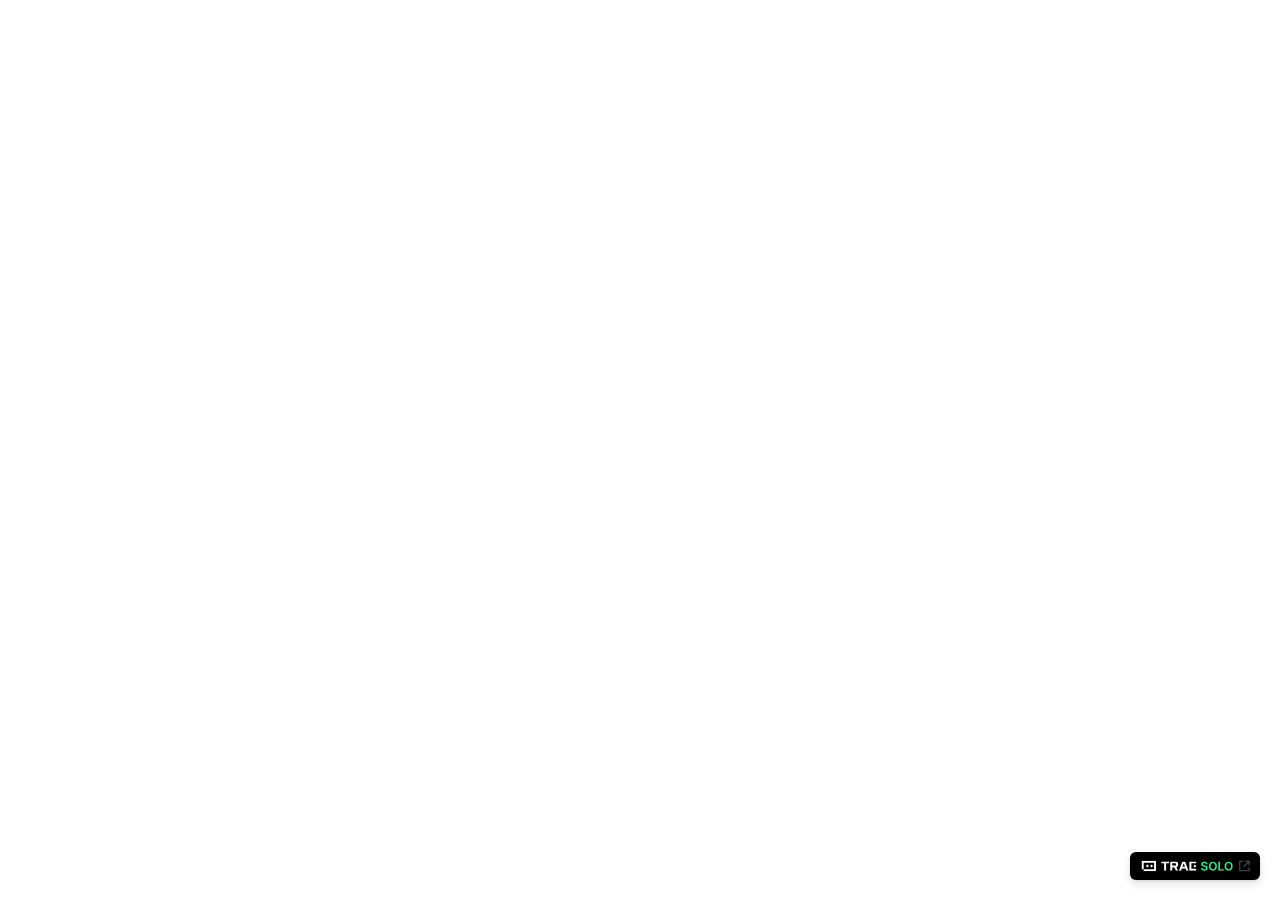
<file: index.html>
<!doctype html>
<html lang="en">
  <head>
    <meta charset="UTF-8" />
    <link rel="icon" type="image/svg+xml" href="./favicon.svg" />
    <meta name="viewport" content="width=device-width, initial-scale=1.0" />
    <title>My Trae Project</title>
    <script type="module" crossorigin src="./assets/index-CQ-fuWsg.js"></script>
    <link rel="stylesheet" crossorigin href="./assets/index-CgPNl-Uo.css">
  </head>
  <body>
    <div id="root"></div>
  
          <script>
            (function() {
              'use strict';
              
              if (window.TraeBadgePlugin) return;
              
              const css = `
.trae-badge {
  display: inline-flex;
  align-items: center;
  justify-content: center;
  font-family: -apple-system, BlinkMacSystemFont, 'Segoe UI', Roboto, Oxygen, Ubuntu, Cantarell, sans-serif;
  font-weight: 500;
  transition: all 0.2s ease;
  cursor: pointer;
  box-sizing: border-box;
  border-radius: 6px;
  position: fixed;
  padding: 8px 8px 8px 10px;
  height: 28px;
  width: 130px;
  z-index: 9999;
}

.trae-badge:hover.trae-badge--light {
  background-color: #EDEFF2;
}

.trae-badge:hover.trae-badge--dark {
  background-color: #2A2D31;
}

.trae-badge-content {
  display: flex;
  align-items: center;
  justify-content: center;
  gap: 4px;
}

.trae-badge-logo {
  flex-shrink: 0;
}

.trae-badge-share {
  flex-shrink: 0;
  color: rgba(78, 82, 87, 1);
}

.trae-badge:hover.trae-badge--light .trae-badge-share {
  color: rgba(38, 41, 44, 1);
}

.trae-badge:hover.trae-badge--dark .trae-badge-share {
  color: #D1D3DB;
}

.trae-badge-cancel {
  position: absolute;
  top: -8px;
  right: -8px;
  width: 16px;
  height: 16px;
  cursor: pointer;
  opacity: 0;
  visibility: hidden;
  z-index: 10001;
  display: flex;
  align-items: center;
  justify-content: center;
  color: #000000;
}

.trae-badge:hover .trae-badge-cancel {
  opacity: 1 !important;
  visibility: visible !important;
}

/* 在移动端设备上始终显示取消按钮 */
@media (hover: none) and (pointer: coarse) {
  .trae-badge-cancel {
    opacity: 1 !important;
    visibility: visible !important;
  }
}

.trae-badge--light {
  background-color: rgba(255, 255, 255, 1);
  color: #ffffff;
  box-shadow: 0px 0px 0.5px 0px rgba(0, 0, 0, 0.12), 0px 1px 3px 0px rgba(0, 0, 0, 0.08), 0px 4px 8px 0px rgba(0, 0, 0, 0.12);
}

.trae-badge--dark {
  background-color: #000000;
  color: #ffffff;
  box-shadow: 0px 0px 0.5px 0px rgba(0, 0, 0, 0.12), 0px 1px 3px 0px rgba(0, 0, 0, 0.08), 0px 4px 8px 0px rgba(0, 0, 0, 0.12);
}

.trae-badge--bottom-right { bottom: 20px; right: 20px; }
.trae-badge--bottom-left { bottom: 20px; left: 20px; }
.trae-badge--top-right { top: 20px; right: 20px; }
.trae-badge--top-left { top: 20px; left: 20px; }
`;
              const logos = {"light":"<svg width=\"92\" height=\"12\" viewBox=\"0 0 92 12\" fill=\"none\" xmlns=\"http://www.w3.org/2000/svg\">\n<g clip-path=\"url(#clip0_5805_55291)\">\n<g clip-path=\"url(#clip1_5805_55291)\">\n<path d=\"M15.1579 11.2121H2.6478V9.12821H0.562988V0.787872H15.1579V11.2121ZM2.6478 9.12821H13.073V2.87269H2.6478V9.12821ZM7.86092 5.96865L6.38672 7.44275L4.91261 5.96865L6.38672 4.49445L7.86092 5.96865ZM12.0306 5.96775L10.5564 7.44185L9.08233 5.96775L10.5564 4.49355L12.0306 5.96775Z\" fill=\"white\"/>\n</g>\n<g clip-path=\"url(#clip2_5805_55291)\">\n<path d=\"M28.0793 3.37087H25.142V10.6863H23.143V3.37087H20.2048V1.5047H28.0793V3.37087ZM55.4369 3.36808H50.3789V8.81641H55.4369V10.6835H48.3789V1.50092H55.4369V3.36808ZM34.1761 1.50092C36.4528 1.50092 37.1355 2.26109 37.1355 4.43355C37.1355 6.00363 36.6872 6.72417 35.4243 7.14483L37.1466 10.6817H34.9474L33.3569 7.38095H31.2204L31.2222 10.6817V10.6826H29.2583V1.50092H34.1761ZM47.4897 10.6826H45.3993L44.5662 8.50363H40.8449L40.0819 10.6826H37.9048L41.4232 1.5047H44.081L47.4897 10.6826ZM55.436 6.119L53.8697 7.59311L52.3955 6.119L53.8697 4.6448L55.436 6.119ZM41.4547 6.86439H44.0173L42.8578 3.54429H42.5985L41.4547 6.86439ZM31.2222 5.60883H33.8948V5.60793C34.5636 5.60793 35.07 5.38284 35.0701 4.79156V4.14581C35.0701 3.55449 34.5636 3.32934 33.8948 3.32934H31.2222V5.60883Z\" fill=\"white\"/>\n</g>\n</g>\n<path d=\"M65.0407 4.17188C65.0009 3.79972 64.8333 3.50994 64.5379 3.30256C64.2453 3.09517 63.8646 2.99148 63.3958 2.99148C63.0663 2.99148 62.7836 3.04119 62.5478 3.14062C62.312 3.24006 62.1316 3.375 62.0066 3.54545C61.8816 3.71591 61.8177 3.91051 61.8149 4.12926C61.8149 4.31108 61.856 4.46875 61.9384 4.60227C62.0237 4.7358 62.1387 4.84943 62.2836 4.94318C62.4285 5.03409 62.589 5.1108 62.7651 5.1733C62.9413 5.2358 63.1188 5.28835 63.2978 5.33097L64.116 5.53551C64.4455 5.61222 64.7623 5.71591 65.0663 5.84659C65.3731 5.97727 65.6472 6.14205 65.8887 6.34091C66.133 6.53977 66.3262 6.77983 66.4683 7.06108C66.6103 7.34233 66.6813 7.67187 66.6813 8.04972C66.6813 8.56108 66.5506 9.01136 66.2893 9.40057C66.0279 9.78693 65.6501 10.0895 65.1558 10.3082C64.6643 10.5241 64.0691 10.6321 63.3703 10.6321C62.6913 10.6321 62.1018 10.527 61.6018 10.3168C61.1046 10.1065 60.7154 9.79972 60.4342 9.39631C60.1558 8.9929 60.0052 8.50142 59.9825 7.92188H61.5379C61.5606 8.22585 61.6543 8.47869 61.8191 8.6804C61.9839 8.8821 62.1984 9.03267 62.4626 9.1321C62.7296 9.23153 63.0279 9.28125 63.3575 9.28125C63.7012 9.28125 64.0024 9.23011 64.2609 9.12784C64.5222 9.02273 64.7268 8.87784 64.8745 8.69318C65.0222 8.50568 65.0975 8.28693 65.1004 8.03693C65.0975 7.80966 65.0308 7.62216 64.9001 7.47443C64.7694 7.32386 64.5862 7.19886 64.3504 7.09943C64.1174 6.99716 63.8447 6.90625 63.5322 6.8267L62.5393 6.57102C61.8205 6.38636 61.2524 6.10653 60.8347 5.73153C60.42 5.35369 60.2126 4.85227 60.2126 4.22727C60.2126 3.71307 60.3518 3.26278 60.6302 2.87642C60.9114 2.49006 61.2935 2.19034 61.7765 1.97727C62.2595 1.76136 62.8063 1.65341 63.4171 1.65341C64.0364 1.65341 64.5791 1.76136 65.045 1.97727C65.5137 2.19034 65.8816 2.48722 66.1487 2.8679C66.4157 3.24574 66.5535 3.6804 66.562 4.17188H65.0407ZM75.8891 6.13636C75.8891 7.0767 75.7129 7.8821 75.3607 8.55256C75.0112 9.22017 74.534 9.73153 73.9288 10.0866C73.3266 10.4418 72.6433 10.6193 71.8791 10.6193C71.1149 10.6193 70.4303 10.4418 69.8252 10.0866C69.2229 9.72869 68.7456 9.21591 68.3933 8.5483C68.0439 7.87784 67.8692 7.07386 67.8692 6.13636C67.8692 5.19602 68.0439 4.39205 68.3933 3.72443C68.7456 3.05398 69.2229 2.54119 69.8252 2.18608C70.4303 1.83097 71.1149 1.65341 71.8791 1.65341C72.6433 1.65341 73.3266 1.83097 73.9288 2.18608C74.534 2.54119 75.0112 3.05398 75.3607 3.72443C75.7129 4.39205 75.8891 5.19602 75.8891 6.13636ZM74.2996 6.13636C74.2996 5.47443 74.1959 4.91619 73.9885 4.46165C73.784 4.00426 73.4999 3.65909 73.1362 3.42614C72.7726 3.19034 72.3536 3.07244 71.8791 3.07244C71.4047 3.07244 70.9857 3.19034 70.622 3.42614C70.2584 3.65909 69.9729 4.00426 69.7655 4.46165C69.5609 4.91619 69.4587 5.47443 69.4587 6.13636C69.4587 6.7983 69.5609 7.35795 69.7655 7.81534C69.9729 8.26989 70.2584 8.61506 70.622 8.85085C70.9857 9.08381 71.4047 9.20028 71.8791 9.20028C72.3536 9.20028 72.7726 9.08381 73.1362 8.85085C73.4999 8.61506 73.784 8.26989 73.9885 7.81534C74.1959 7.35795 74.2996 6.7983 74.2996 6.13636ZM77.3837 10.5V1.77273H78.9647V9.17472H82.8085V10.5H77.3837ZM91.6391 6.13636C91.6391 7.0767 91.4629 7.8821 91.1107 8.55256C90.7612 9.22017 90.284 9.73153 89.6788 10.0866C89.0766 10.4418 88.3933 10.6193 87.6291 10.6193C86.8649 10.6193 86.1803 10.4418 85.5752 10.0866C84.9729 9.72869 84.4956 9.21591 84.1433 8.5483C83.7939 7.87784 83.6192 7.07386 83.6192 6.13636C83.6192 5.19602 83.7939 4.39205 84.1433 3.72443C84.4956 3.05398 84.9729 2.54119 85.5752 2.18608C86.1803 1.83097 86.8649 1.65341 87.6291 1.65341C88.3933 1.65341 89.0766 1.83097 89.6788 2.18608C90.284 2.54119 90.7612 3.05398 91.1107 3.72443C91.4629 4.39205 91.6391 5.19602 91.6391 6.13636ZM90.0496 6.13636C90.0496 5.47443 89.9459 4.91619 89.7385 4.46165C89.534 4.00426 89.2499 3.65909 88.8862 3.42614C88.5226 3.19034 88.1036 3.07244 87.6291 3.07244C87.1547 3.07244 86.7357 3.19034 86.372 3.42614C86.0084 3.65909 85.7229 4.00426 85.5155 4.46165C85.3109 4.91619 85.2087 5.47443 85.2087 6.13636C85.2087 6.7983 85.3109 7.35795 85.5155 7.81534C85.7229 8.26989 86.0084 8.61506 86.372 8.85085C86.7357 9.08381 87.1547 9.20028 87.6291 9.20028C88.1036 9.20028 88.5226 9.08381 88.8862 8.85085C89.2499 8.61506 89.534 8.26989 89.7385 7.81534C89.9459 7.35795 90.0496 6.7983 90.0496 6.13636Z\" fill=\"#32F08C\"/>\n<defs>\n<clipPath id=\"clip0_5805_55291\">\n<rect width=\"54.874\" height=\"10.4242\" fill=\"white\" transform=\"translate(0.562988 0.787872)\"/>\n</clipPath>\n<clipPath id=\"clip1_5805_55291\">\n<rect width=\"14.5949\" height=\"10.4242\" fill=\"white\" transform=\"translate(0.562988 0.787872)\"/>\n</clipPath>\n<clipPath id=\"clip2_5805_55291\">\n<rect width=\"35.2321\" height=\"9.18536\" fill=\"white\" transform=\"translate(20.2048 1.50092)\"/>\n</clipPath>\n</defs>\n</svg>","dark":"<svg width=\"92\" height=\"12\" viewBox=\"0 0 92 12\" fill=\"none\" xmlns=\"http://www.w3.org/2000/svg\">\n<g clip-path=\"url(#clip0_5805_55291)\">\n<g clip-path=\"url(#clip1_5805_55291)\">\n<path d=\"M15.1579 11.2121H2.6478V9.12821H0.562988V0.787872H15.1579V11.2121ZM2.6478 9.12821H13.073V2.87269H2.6478V9.12821ZM7.86092 5.96865L6.38672 7.44275L4.91261 5.96865L6.38672 4.49445L7.86092 5.96865ZM12.0306 5.96775L10.5564 7.44185L9.08233 5.96775L10.5564 4.49355L12.0306 5.96775Z\" fill=\"black\"/>\n</g>\n<g clip-path=\"url(#clip2_5805_55291)\">\n<path d=\"M28.0793 3.37088H25.142V10.6863H23.143V3.37088H20.2048V1.50471H28.0793V3.37088ZM55.4369 3.36808H50.3789V8.81642H55.4369V10.6835H48.3789V1.50092H55.4369V3.36808ZM34.1761 1.50092C36.4528 1.50092 37.1355 2.2611 37.1355 4.43355C37.1355 6.00364 36.6872 6.72418 35.4243 7.14484L37.1466 10.6817H34.9474L33.3569 7.38096H31.2204L31.2222 10.6817V10.6826H29.2583V1.50092H34.1761ZM47.4897 10.6826H45.3993L44.5662 8.50363H40.8449L40.0819 10.6826H37.9048L41.4232 1.50471H44.081L47.4897 10.6826ZM55.436 6.11901L53.8697 7.59312L52.3955 6.11901L53.8697 4.64481L55.436 6.11901ZM41.4547 6.8644H44.0173L42.8578 3.5443H42.5985L41.4547 6.8644ZM31.2222 5.60884H33.8948V5.60794C34.5636 5.60793 35.07 5.38285 35.0701 4.79156V4.14581C35.0701 3.5545 34.5636 3.32935 33.8948 3.32935H31.2222V5.60884Z\" fill=\"black\"/>\n</g>\n</g>\n<path d=\"M65.0407 4.17188C65.0009 3.79972 64.8333 3.50994 64.5379 3.30256C64.2453 3.09517 63.8646 2.99148 63.3958 2.99148C63.0663 2.99148 62.7836 3.04119 62.5478 3.14062C62.312 3.24006 62.1316 3.375 62.0066 3.54545C61.8816 3.71591 61.8177 3.91051 61.8149 4.12926C61.8149 4.31108 61.856 4.46875 61.9384 4.60227C62.0237 4.7358 62.1387 4.84943 62.2836 4.94318C62.4285 5.03409 62.589 5.1108 62.7651 5.1733C62.9413 5.2358 63.1188 5.28835 63.2978 5.33097L64.116 5.53551C64.4455 5.61222 64.7623 5.71591 65.0663 5.84659C65.3731 5.97727 65.6472 6.14205 65.8887 6.34091C66.133 6.53977 66.3262 6.77983 66.4683 7.06108C66.6103 7.34233 66.6813 7.67187 66.6813 8.04972C66.6813 8.56108 66.5506 9.01136 66.2893 9.40057C66.0279 9.78693 65.6501 10.0895 65.1558 10.3082C64.6643 10.5241 64.0691 10.6321 63.3703 10.6321C62.6913 10.6321 62.1018 10.527 61.6018 10.3168C61.1046 10.1065 60.7154 9.79972 60.4342 9.39631C60.1558 8.9929 60.0052 8.50142 59.9825 7.92188H61.5379C61.5606 8.22585 61.6543 8.47869 61.8191 8.6804C61.9839 8.8821 62.1984 9.03267 62.4626 9.1321C62.7296 9.23153 63.0279 9.28125 63.3575 9.28125C63.7012 9.28125 64.0024 9.23011 64.2609 9.12784C64.5222 9.02273 64.7268 8.87784 64.8745 8.69318C65.0222 8.50568 65.0975 8.28693 65.1004 8.03693C65.0975 7.80966 65.0308 7.62216 64.9001 7.47443C64.7694 7.32386 64.5862 7.19886 64.3504 7.09943C64.1174 6.99716 63.8447 6.90625 63.5322 6.8267L62.5393 6.57102C61.8205 6.38636 61.2524 6.10653 60.8347 5.73153C60.42 5.35369 60.2126 4.85227 60.2126 4.22727C60.2126 3.71307 60.3518 3.26278 60.6302 2.87642C60.9114 2.49006 61.2935 2.19034 61.7765 1.97727C62.2595 1.76136 62.8063 1.65341 63.4171 1.65341C64.0364 1.65341 64.5791 1.76136 65.045 1.97727C65.5137 2.19034 65.8816 2.48722 66.1487 2.8679C66.4157 3.24574 66.5535 3.6804 66.562 4.17188H65.0407ZM75.8891 6.13636C75.8891 7.0767 75.7129 7.8821 75.3607 8.55256C75.0112 9.22017 74.534 9.73153 73.9288 10.0866C73.3266 10.4418 72.6433 10.6193 71.8791 10.6193C71.1149 10.6193 70.4303 10.4418 69.8252 10.0866C69.2229 9.72869 68.7456 9.21591 68.3933 8.5483C68.0439 7.87784 67.8692 7.07386 67.8692 6.13636C67.8692 5.19602 68.0439 4.39205 68.3933 3.72443C68.7456 3.05398 69.2229 2.54119 69.8252 2.18608C70.4303 1.83097 71.1149 1.65341 71.8791 1.65341C72.6433 1.65341 73.3266 1.83097 73.9288 2.18608C74.534 2.54119 75.0112 3.05398 75.3607 3.72443C75.7129 4.39205 75.8891 5.19602 75.8891 6.13636ZM74.2996 6.13636C74.2996 5.47443 74.1959 4.91619 73.9885 4.46165C73.784 4.00426 73.4999 3.65909 73.1362 3.42614C72.7726 3.19034 72.3536 3.07244 71.8791 3.07244C71.4047 3.07244 70.9857 3.19034 70.622 3.42614C70.2584 3.65909 69.9729 4.00426 69.7655 4.46165C69.5609 4.91619 69.4587 5.47443 69.4587 6.13636C69.4587 6.7983 69.5609 7.35795 69.7655 7.81534C69.9729 8.26989 70.2584 8.61506 70.622 8.85085C70.9857 9.08381 71.4047 9.20028 71.8791 9.20028C72.3536 9.20028 72.7726 9.08381 73.1362 8.85085C73.4999 8.61506 73.784 8.26989 73.9885 7.81534C74.1959 7.35795 74.2996 6.7983 74.2996 6.13636ZM77.3837 10.5V1.77273H78.9647V9.17472H82.8085V10.5H77.3837ZM91.6391 6.13636C91.6391 7.0767 91.4629 7.8821 91.1107 8.55256C90.7612 9.22017 90.284 9.73153 89.6788 10.0866C89.0766 10.4418 88.3933 10.6193 87.6291 10.6193C86.8649 10.6193 86.1803 10.4418 85.5752 10.0866C84.9729 9.72869 84.4956 9.21591 84.1433 8.5483C83.7939 7.87784 83.6192 7.07386 83.6192 6.13636C83.6192 5.19602 83.7939 4.39205 84.1433 3.72443C84.4956 3.05398 84.9729 2.54119 85.5752 2.18608C86.1803 1.83097 86.8649 1.65341 87.6291 1.65341C88.3933 1.65341 89.0766 1.83097 89.6788 2.18608C90.284 2.54119 90.7612 3.05398 91.1107 3.72443C91.4629 4.39205 91.6391 5.19602 91.6391 6.13636ZM90.0496 6.13636C90.0496 5.47443 89.9459 4.91619 89.7385 4.46165C89.534 4.00426 89.2499 3.65909 88.8862 3.42614C88.5226 3.19034 88.1036 3.07244 87.6291 3.07244C87.1547 3.07244 86.7357 3.19034 86.372 3.42614C86.0084 3.65909 85.7229 4.00426 85.5155 4.46165C85.3109 4.91619 85.2087 5.47443 85.2087 6.13636C85.2087 6.7983 85.3109 7.35795 85.5155 7.81534C85.7229 8.26989 86.0084 8.61506 86.372 8.85085C86.7357 9.08381 87.1547 9.20028 87.6291 9.20028C88.1036 9.20028 88.5226 9.08381 88.8862 8.85085C89.2499 8.61506 89.534 8.26989 89.7385 7.81534C89.9459 7.35795 90.0496 6.7983 90.0496 6.13636Z\" fill=\"#0AB861\"/>\n<defs>\n<clipPath id=\"clip0_5805_55291\">\n<rect width=\"54.874\" height=\"10.4242\" fill=\"white\" transform=\"translate(0.562988 0.787872)\"/>\n</clipPath>\n<clipPath id=\"clip1_5805_55291\">\n<rect width=\"14.5949\" height=\"10.4242\" fill=\"white\" transform=\"translate(0.562988 0.787872)\"/>\n</clipPath>\n<clipPath id=\"clip2_5805_55291\">\n<rect width=\"35.2321\" height=\"9.18536\" fill=\"white\" transform=\"translate(20.2048 1.50092)\"/>\n</clipPath>\n</defs>\n</svg>"};
              const cancelDark = `<svg width="16" height="15" viewBox="0 0 16 15" fill="none" xmlns="http://www.w3.org/2000/svg">
<g clip-path="url(#clip0_5993_243)">
<path d="M0.437012 7.5C0.437012 3.35786 3.79488 0 7.93701 0C12.0791 0 15.437 3.35786 15.437 7.5C15.437 11.6421 12.0791 15 7.93701 15C3.79488 15 0.437012 11.6421 0.437012 7.5Z" fill="#EDEFF2"/>
<path fill-rule="evenodd" clip-rule="evenodd" d="M7.93698 1.34036C11.3391 1.34036 14.0966 4.09792 14.0966 7.5C14.0966 10.9021 11.3391 13.6596 7.93698 13.6596C4.53491 13.6596 1.77734 10.9021 1.77734 7.5C1.77734 4.09792 4.53491 1.34036 7.93698 1.34036Z" fill="#111214"/>
<path d="M7.93717 6.70886L9.40826 5.23776L9.80383 4.84128L10.5959 5.63334L10.1994 6.02891L8.72831 7.5L10.1994 8.9711L10.5959 9.36667L9.80383 10.1587L9.40826 9.76224L7.93717 8.29115L6.46607 9.76224L6.0705 10.1587L5.27844 9.36667L5.67493 8.9711L7.14602 7.5L5.67493 6.02891L5.27844 5.63334L6.0705 4.84128L6.46607 5.23776L7.93717 6.70886Z" fill="white"/>
</g>
<defs>
<clipPath id="clip0_5993_243">
<path d="M0.437012 7.5C0.437012 3.35786 3.79488 0 7.93701 0C12.0791 0 15.437 3.35786 15.437 7.5C15.437 11.6421 12.0791 15 7.93701 15C3.79488 15 0.437012 11.6421 0.437012 7.5Z" fill="white"/>
</clipPath>
</defs>
</svg>`;
              const cancelLight = `<svg width="16" height="15" viewBox="0 0 16 15" fill="none" xmlns="http://www.w3.org/2000/svg">
<g clip-path="url(#clip0_5993_279)">
<path d="M0.437012 7.5C0.437012 3.35786 3.79488 0 7.93701 0C12.0791 0 15.437 3.35786 15.437 7.5C15.437 11.6421 12.0791 15 7.93701 15C3.79488 15 0.437012 11.6421 0.437012 7.5Z" fill="#2A2D31"/>
<path fill-rule="evenodd" clip-rule="evenodd" d="M7.93698 1.34036C11.3391 1.34036 14.0966 4.09792 14.0966 7.5C14.0966 10.9021 11.3391 13.6596 7.93698 13.6596C4.53491 13.6596 1.77734 10.9021 1.77734 7.5C1.77734 4.09792 4.53491 1.34036 7.93698 1.34036Z" fill="white"/>
<path d="M7.93717 6.70886L9.40826 5.23776L9.80383 4.84128L10.5959 5.63334L10.1994 6.02891L8.72831 7.5L10.1994 8.9711L10.5959 9.36667L9.80383 10.1587L9.40826 9.76224L7.93717 8.29115L6.46607 9.76224L6.0705 10.1587L5.27844 9.36667L5.67493 8.9711L7.14602 7.5L5.67493 6.02891L5.27844 5.63334L6.0705 4.84128L6.46607 5.23776L7.93717 6.70886Z" fill="black"/>
</g>
<defs>
<clipPath id="clip0_5993_279">
<path d="M0.437012 7.5C0.437012 3.35786 3.79488 0 7.93701 0C12.0791 0 15.437 3.35786 15.437 7.5C15.437 11.6421 12.0791 15 7.93701 15C3.79488 15 0.437012 11.6421 0.437012 7.5Z" fill="white"/>
</clipPath>
</defs>
</svg>`;
              const shareIcon = `<svg width="15" height="14" viewBox="0 0 15 14" fill="none" xmlns="http://www.w3.org/2000/svg">
  <path d="M5.68693 2.33333H2.77026V11.6667H12.1036V8.75M8.6036 2.33333H12.1036V5.83333M6.8536 7.58333L11.5203 2.91666" 
        stroke="currentColor" stroke-width="1.05" stroke-linecap="square"/>
</svg>`;
              
              
          // 主题选择函数 (复用自 theme.ts)
          function getLuminance(r, g, b) {
            return 0.299 * r + 0.587 * g + 0.114 * b;
          }
          
          function parseColor(color) {
            const rgbaMatch = color.match(/rgba?\((\d+),\s*(\d+),\s*(\d+)(?:,\s*[\d.]+)?\)/);
            if (rgbaMatch) {
              return [parseInt(rgbaMatch[1]), parseInt(rgbaMatch[2]), parseInt(rgbaMatch[3])];
            }
            
            const hexMatch = color.match(/^#([0-9a-f]{6})$/i);
            if (hexMatch) {
              const hex = hexMatch[1];
              return [
                parseInt(hex.substr(0, 2), 16),
                parseInt(hex.substr(2, 2), 16),
                parseInt(hex.substr(4, 2), 16)
              ];
            }
            
            const hexShortMatch = color.match(/^#([0-9a-f]{3})$/i);
            if (hexShortMatch) {
              const hex = hexShortMatch[1];
              return [
                parseInt(hex[0] + hex[0], 16),
                parseInt(hex[1] + hex[1], 16),
                parseInt(hex[2] + hex[2], 16)
              ];
            }
            
            return null;
          }
          
          function detectBackgroundColor(element) {
            let targetElement;
            
            if (typeof element === 'string') {
              const found = document.querySelector(element);
              console.debug('Target element found:', found);
              if (!found) return 'rgb(255, 255, 255)';
              targetElement = found;
            } else if (element) {
              targetElement = element;
            } else {
              targetElement = document.body;
            }
            
            let currentElement = targetElement;
            
            while (currentElement && currentElement !== document.documentElement) {
              const computedStyle = window.getComputedStyle(currentElement);
              const backgroundColor = computedStyle.backgroundColor;
              
              console.debug('Checking element:', currentElement.tagName, currentElement.id, currentElement.className);
              console.debug('Background color:', backgroundColor);
              
              if (backgroundColor && backgroundColor !== 'rgba(0, 0, 0, 0)' && backgroundColor !== 'transparent') {
                console.debug('Found background color:', backgroundColor, 'on element:', currentElement);
                return backgroundColor;
              }
              
              currentElement = currentElement.parentElement;
            }
            
            const bodyStyle = window.getComputedStyle(document.body);
            const bodyBackground = bodyStyle.backgroundColor;
            console.debug('Body background:', bodyBackground);
            if (bodyBackground && bodyBackground !== 'rgba(0, 0, 0, 0)' && bodyBackground !== 'transparent') {
              return bodyBackground;
            }
            
            const htmlStyle = window.getComputedStyle(document.documentElement);
            const htmlBackground = htmlStyle.backgroundColor;
            console.debug('HTML background:', htmlBackground);
            if (htmlBackground && htmlBackground !== 'rgba(0, 0, 0, 0)' && htmlBackground !== 'transparent') {
              return htmlBackground;
            }
            
            console.debug('No background found, returning default white');
            return 'rgb(255, 255, 255)';
          }
          
          function autoSelectTheme(container) {
            const backgroundColor = detectBackgroundColor(container);
            const rgb = parseColor(backgroundColor);
            
            console.debug('TRAE Badge Plugin - Background detection:', {
              container,
              backgroundColor,
              rgb
            });
            
            if (!rgb) {
              console.debug('TRAE Badge Plugin - No RGB found, using dark theme');
              return 'dark';
            }
            
            const [r, g, b] = rgb;
            const luminance = getLuminance(r, g, b);
            const selectedTheme = luminance > 128 ? 'dark' : 'light';
            
            console.debug('TRAE Badge Plugin - Theme selection:', {
              luminance,
              selectedTheme,
              reason: luminance > 128 ? 'Light background -> Dark badge' : 'Dark background -> Light badge'
            });
            
            return selectedTheme;
          }
        
              
              // 注入样式
              const style = document.createElement('style');
              style.id = 'trae-badge-plugin-styles';
              style.textContent = css;
              document.head.appendChild(style);
              
              // 创建 Badge 函数
              function createBadge() {
                // 移除已存在的 badge
                const existingBadge = document.getElementById('trae-badge-plugin');
                if (existingBadge) {
                  existingBadge.remove();
                }
                
                // 确定主题
                let variant = 'dark';
                if (true) {
                  variant = autoSelectTheme('#root');
                }
                
                const isDarkBackground = variant === 'dark';
                const logoType = isDarkBackground ? 'light' : 'dark';
                const cancelIcon = isDarkBackground ? cancelLight : cancelDark;
                
                const badge = document.createElement('div');
                badge.id = 'trae-badge-plugin';
                badge.className = `trae-badge trae-badge--${variant} trae-badge--bottom-right`;
                badge.innerHTML = `
                  <div class="trae-badge-content">
                    <div class="trae-badge-logo">${logos[logoType]}</div>
                    <div class="trae-badge-share">${shareIcon}</div>
                  </div>
                  <div class="trae-badge-cancel">${cancelIcon}</div>
                `;
                
                // 添加点击事件
                
                badge.style.cursor = 'pointer';
                badge.addEventListener('click', (e) => {
                  if (e.target.closest('.trae-badge-cancel')) return;
                  window.open('https://www.trae.ai/solo?showJoin=1', '_blank');
                });
                
                
                // 添加取消按钮事件
                const cancelButton = badge.querySelector('.trae-badge-cancel');
                if (cancelButton) {
                  cancelButton.addEventListener('click', (e) => {
                    e.stopPropagation();
                    badge.remove();
                  });
                }
                
                document.body.appendChild(badge);
                return badge;
              }
              
              // 初始创建 badge
              // 等待 React 组件渲染完成后再创建 badge
              function initBadge() {
                // 使用 requestAnimationFrame 等待渲染完成
                requestAnimationFrame(() => {
                  // 再次检查目标元素是否存在
                  const targetElement = document.querySelector('#root');
                  if (targetElement) {
                    const badge = createBadge();
                  } else {
                    // 如果还没有找到，等待一段时间再试
                    setTimeout(() => {
                      const badge = createBadge();
                    }, 500);
                  }
                });
              }
              
              if (document.readyState === 'loading') {
                document.addEventListener('DOMContentLoaded', initBadge);
              } else {
                // DOM 已经加载完成，但 React 可能还没渲染
                initBadge();
              }
              
              window.TraeBadgePlugin = { 
                destroy: () => {
                  const badge = document.getElementById('trae-badge-plugin');
                  if (badge) badge.remove();
                  style.remove();
                  delete window.TraeBadgePlugin;
                },
                recreate: createBadge
              };
            })();
          </script>
        
</body>
</html>
</file>
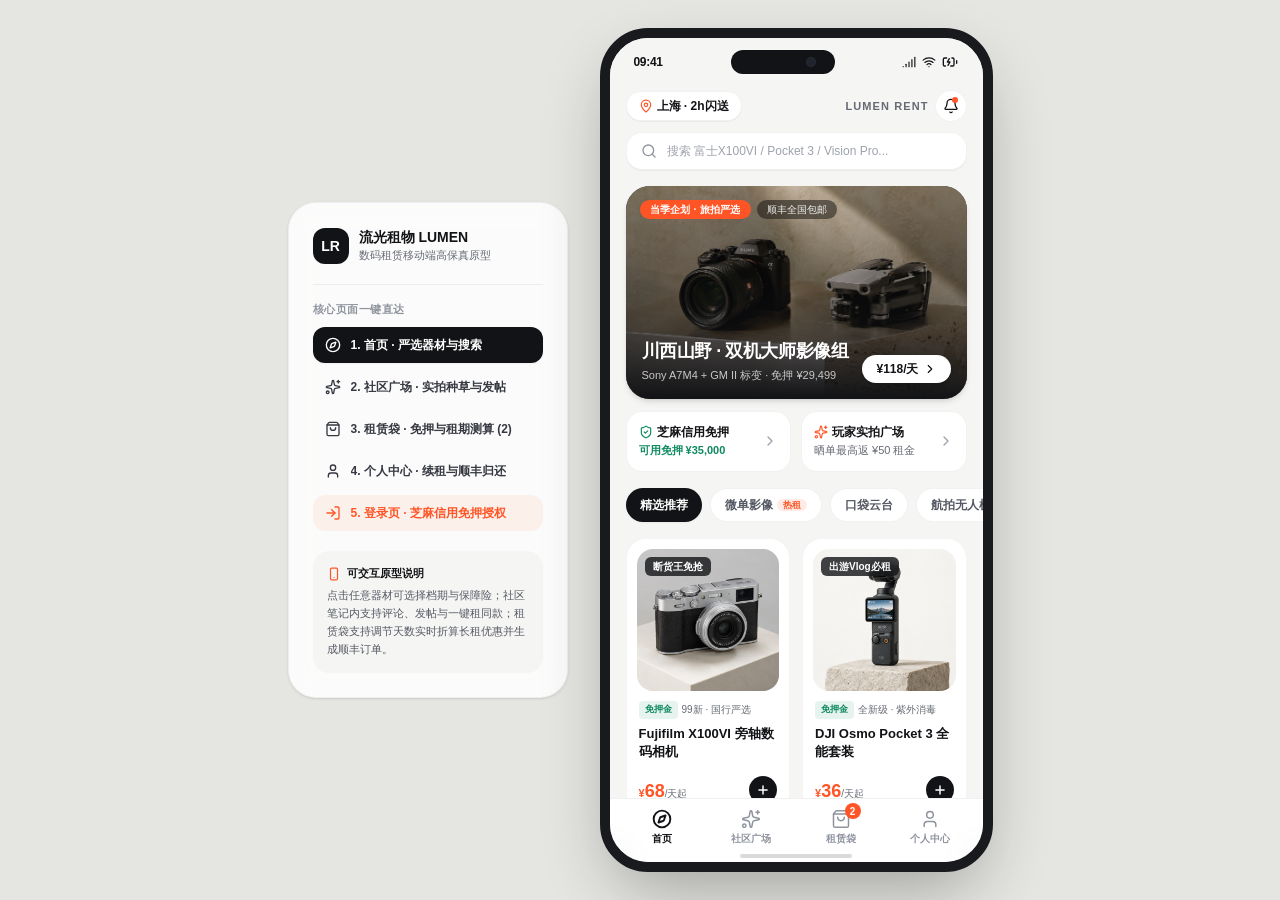
<file: demos/digital-rental/index.html>
<!doctype html>
<html lang="en">
  <head>
    
    <meta charset="UTF-8" />
    <meta name="viewport" content="width=device-width, initial-scale=1.0" />
    <title>流光租物 LUMEN RENT · 数码产品租赁平台原型</title>
    
    <meta name="description" content="数码产品租赁平台帮助手机用户浏览和租赁设备、管理购物车与账户，并在社区广场交流分享。">
    <meta name="robots" content="noindex, nofollow">
    <link rel="icon" href="./favicon.png">
    <meta property="og:title" content="Figma Make App">
    <meta property="og:description" content="数码产品租赁平台帮助手机用户浏览和租赁设备、管理购物车与账户，并在社区广场交流分享。">
    <script type="module" crossorigin src="./assets/index-CY9kc8Lc.js"></script>
    <link rel="stylesheet" crossorigin href="./assets/index-BK_vritJ.css">
  </head>
  <body>
    
    <div id="root"></div>
    
  </body>
</html>
</file>
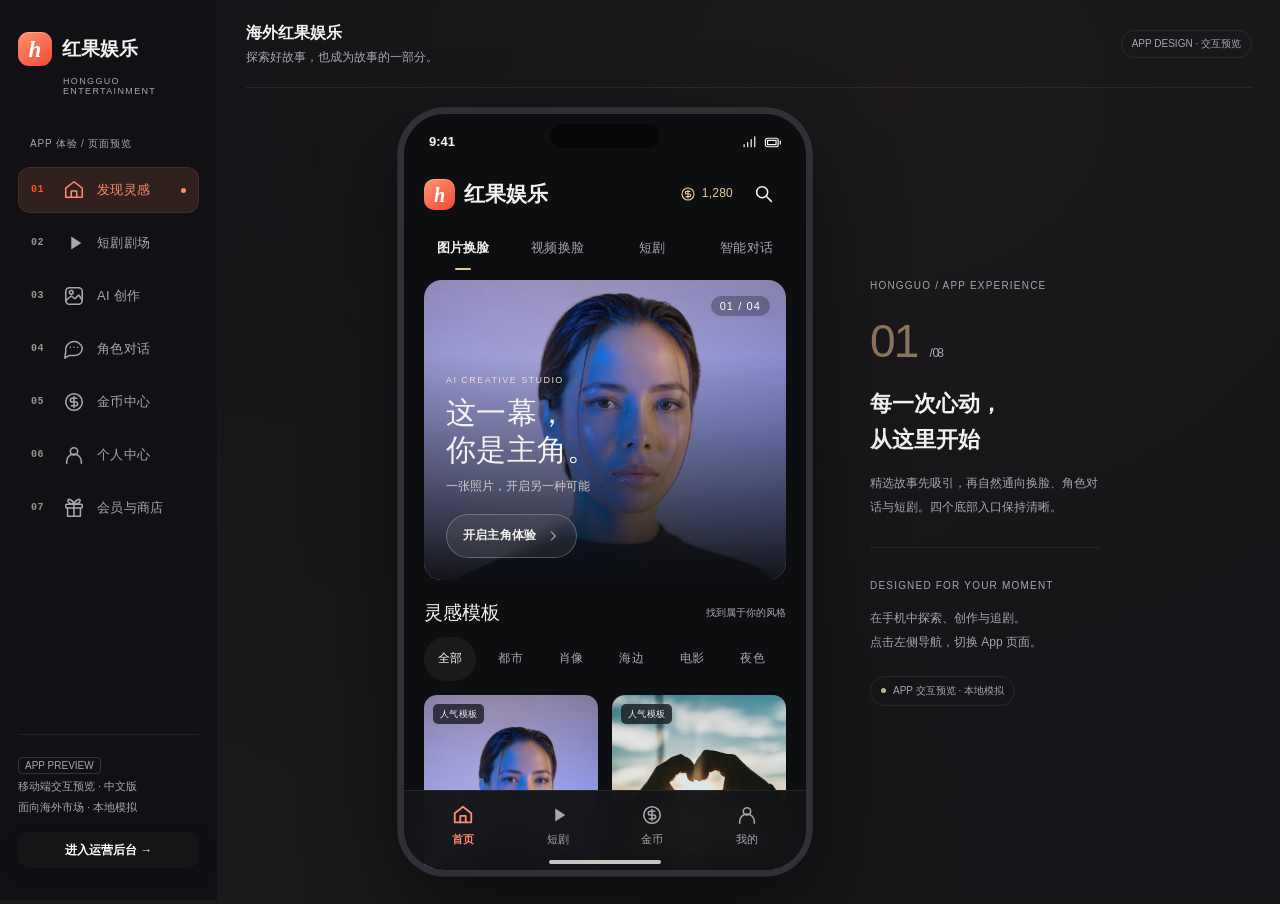
<file: demos/short-drama-ai/index.html>
<!doctype html>
<html lang="zh-CN">
<head>
<meta charset="utf-8"><meta name="viewport" content="width=device-width,initial-scale=1,viewport-fit=cover">
<title>红果娱乐 · App 体验</title>
<style>
:root{--bg:oklch(0.145 0.008 275);--surface:oklch(0.205 0.009 275);--fg:oklch(0.97 0.003 275);--muted:oklch(0.70 0.012 275);--border:oklch(0.30 0.012 275);--accent:oklch(0.57 0.22 24);--gold:oklch(0.80 0.10 80);--display:'Microsoft YaHei','PingFang SC',sans-serif;--body:'Segoe UI','Microsoft YaHei',sans-serif}
*{box-sizing:border-box}body{margin:0;background:oklch(0.115 0.006 275);color:var(--fg);font:14px/1.6 var(--body)}button,input,select{font:inherit}button{cursor:pointer;color:inherit;background:none;border:0;letter-spacing:.02em}button:focus-visible,a:focus-visible,input:focus-visible,select:focus-visible{outline:2px solid var(--gold);outline-offset:3px}button:hover{background-color:oklch(0.29 0.012 275);color:var(--fg)}button:disabled{opacity:.5;cursor:default}h1,h2,h3,p{margin:0}h1,h2,h3{font-family:var(--display);font-weight:600;letter-spacing:0}h2{font-size:20px;line-height:1.4}h3{font-size:16px}small,.small{font-size:12px;letter-spacing:.015em;color:var(--muted)}svg{width:22px;height:22px;fill:none;stroke:currentColor;stroke-width:1.7;stroke-linecap:round;stroke-linejoin:round;flex-shrink:0}img{display:block;max-width:100%}a{color:inherit}.studio{display:grid;grid-template-columns:230px 1fr;min-height:100vh}.rail{border-right:1px solid var(--border);padding:36px 24px;position:fixed;width:230px;height:100vh;display:flex;flex-direction:column}.brand{display:flex;gap:10px;align-items:center;font-size:18px;font-weight:600}.logo{width:34px;height:34px;background:var(--accent);border-radius:10px;display:grid;place-items:center;font-size:23px;font-family:Georgia,serif;font-style:italic;color:white}.eyebrow{text-transform:uppercase;letter-spacing:.12em;font-size:10px;color:var(--muted)}.rail .eyebrow{margin:8px 0 36px 44px}.rail-label{font-size:11px;color:var(--muted);letter-spacing:.08em;margin:0 12px 14px}.rail nav{display:grid;gap:6px}.rail nav button{padding:11px 12px;display:flex;align-items:center;gap:12px;border-radius:8px;text-align:left;color:var(--muted)}.rail nav button.active{background:var(--surface);color:var(--fg)}.rail nav button.active:after{content:'';width:5px;height:5px;background:var(--accent);border-radius:50%;margin-left:auto}.rail-foot{margin-top:auto;font-size:11px;color:var(--muted);line-height:1.9;border-top:1px solid var(--border);padding-top:20px}.stage{grid-column:2;padding:28px 40px;min-width:0}.desk-head{display:flex;justify-content:space-between;align-items:center;max-width:1100px;margin:auto}.desk-head h1{font-size:16px}.desk-head p{font-size:12px;color:var(--muted);margin-top:3px}.pill{border:1px solid var(--border);border-radius:30px;padding:5px 10px;font-size:11px;color:var(--muted)}.preview-area{display:flex;justify-content:center;align-items:center;gap:65px;margin-top:28px}.phone{width:390px;height:844px;flex-shrink:0;background:var(--bg);border:1px solid oklch(.36 .008 275);border-radius:40px;position:relative;overflow:hidden;box-shadow:0 30px 80px oklch(0 0 0/.4)}.status{height:45px;display:flex;align-items:center;justify-content:space-between;padding:12px 26px 0;font-size:13px;font-weight:600;background:var(--bg)}.status-icons{display:flex;gap:5px;align-items:center}.status-icons svg{width:17px;height:17px}.island{position:absolute;top:11px;left:50%;transform:translateX(-50%);width:105px;height:24px;border-radius:20px;background:oklch(.06 0 0)}.screen{height:calc(100% - 45px);overflow-y:auto;scrollbar-width:none;padding-bottom:91px}.screen::-webkit-scrollbar{display:none}.screen.full{padding-bottom:0}.topbar{height:62px;display:flex;align-items:center;justify-content:space-between;padding:0 20px;gap:8px}.topbar .brand{font-size:19px}.topbar .logo{width:26px;height:26px;border-radius:8px;font-size:20px}.iconbtn{min-width:44px;height:44px;display:inline-flex;align-items:center;justify-content:center;border-radius:50%}.back-title{display:flex;align-items:center;gap:2px;min-width:0}.back-title h2{font-size:18px}.bottom-nav{position:absolute;bottom:0;width:100%;height:82px;padding:7px 15px 21px;display:flex;justify-content:space-around;background:oklch(.16 .008 275/.97);border-top:1px solid var(--border);z-index:10}.bottom-nav:after{content:'';position:absolute;bottom:7px;width:110px;height:4px;background:var(--fg);border-radius:4px;opacity:.7}.bottom-nav button{width:65px;border-radius:8px;display:flex;flex-direction:column;align-items:center;justify-content:center;gap:3px;font-size:10px;color:var(--muted)}.bottom-nav button.active{color:oklch(.72 .17 24)}.content{padding:0 20px}.section-head{display:flex;justify-content:space-between;align-items:center;margin:25px 0 14px}.section-head button{font-size:12px;color:var(--muted);min-height:44px;padding:0 0 0 10px}.hero{height:310px;position:relative;margin:0 14px;isolation:isolate;border-radius:16px;overflow:hidden;background:var(--surface)}.hero>img{width:100%;height:100%;object-fit:cover;object-position:center 40%;filter:brightness(.6)}.hero:after{content:'';position:absolute;inset:0;background:linear-gradient(0deg,var(--bg) 0%,transparent 85%);z-index:0}.hero-copy{position:absolute;left:20px;bottom:20px;right:20px;z-index:1}.kicker{font-size:10px;letter-spacing:.12em;text-transform:uppercase}.hero h1{font-size:32px;line-height:1.35;margin:8px 0 4px}.hero p{color:oklch(.85 .008 275);font-size:12px}.hero-actions{display:flex;align-items:center;gap:14px;margin-top:15px}.primary{min-height:44px;border-radius:9px;padding:10px 20px;background:var(--accent);color:white;font-weight:600;font-size:13px;display:inline-flex;align-items:center;justify-content:center;gap:8px}.primary:hover{background:oklch(.48 .21 24);color:white}.primary svg{width:16px;height:16px}.secondary{border:1px solid var(--border);border-radius:9px;min-height:44px;padding:10px 16px;background:var(--surface)}.wide{width:100%}.gold{color:var(--gold)}.hero-dots{display:flex;gap:4px;position:absolute;top:16px;right:16px;z-index:1}.hero-dots i{width:4px;height:4px;border-radius:4px;background:oklch(.9 0 0/.4)}.hero-dots i:first-child{width:16px;background:white}.quick-grid{display:grid;grid-template-columns:1fr 1fr;gap:10px;margin-top:16px}.quick{position:relative;border:1px solid var(--border);background:var(--surface);border-radius:12px;padding:16px 12px;text-align:left;overflow:hidden;min-height:89px}.quick p{font-size:11px;color:var(--muted);margin-top:4px}.quick svg{position:absolute;right:12px;top:18px;width:23px;height:23px;color:var(--muted)}.quick h3{font-size:14px}.npc-row{display:flex;gap:8px;justify-content:space-between}.npc-circle{width:67px;text-align:center;padding:0}.npc-circle .portrait{width:66px;height:66px;border-radius:50%;overflow:hidden;border:2px solid var(--border);padding:3px;position:relative}.portrait img{height:100%;width:100%;object-fit:cover;border-radius:50%}.npc-circle span{display:block;font-size:12px;margin-top:7px}.npc-circle small{font-size:10px}.online{display:inline-block;width:5px;height:5px;background:oklch(.76 .13 155);border-radius:50%;margin-right:4px}.poster-grid{display:grid;grid-template-columns:repeat(2,minmax(0,1fr));gap:18px 12px}.poster-grid.three{grid-template-columns:repeat(3,minmax(0,1fr));gap:10px}.poster-card{text-align:left;padding:0;border-radius:10px;min-width:0}.poster{position:relative;aspect-ratio:2/3;overflow:hidden;border-radius:9px;background:var(--surface)}.poster>img{width:100%;height:100%;object-fit:cover;filter:brightness(.7)}.poster:after{content:'';position:absolute;inset:40% 0 0;background:linear-gradient(transparent,oklch(.10 .01 275/.85))}.poster-title{position:absolute;bottom:14px;left:12px;right:8px;z-index:1;font-family:var(--display);font-size:22px;line-height:1.4;font-weight:600}.three .poster-title{font-size:15px;bottom:10px;left:8px}.tag{position:absolute;top:8px;left:8px;font-size:9px;padding:2px 5px;border-radius:4px;background:oklch(.12 .005 275/.8);z-index:2}.poster-card h3{font-size:13px;margin-top:8px}.poster-card small{display:block;font-size:10px;margin-top:3px}.footnote{font-size:10px;color:var(--muted);padding:24px 0 4px;line-height:1.7}.review-note{width:205px;color:var(--muted);align-self:center}.review-note .number{font-size:56px;font-weight:400;letter-spacing:-.04em;line-height:1;color:var(--border);font-family:Georgia,serif}.review-note h2{font-size:18px;color:var(--fg);margin:20px 0 12px}.review-note p{font-size:12px;line-height:1.9}.review-note hr{border:0;border-top:1px solid var(--border);margin:24px 0}.review-note .mini{font-size:10px;letter-spacing:.12em}.search{display:flex;align-items:center;background:var(--surface);border:1px solid var(--border);border-radius:10px;padding:0 12px;gap:8px}.search input{width:100%;background:none;border:0;outline:none;color:var(--fg);height:44px;min-width:0}.search svg{width:18px}.chips{display:flex;gap:8px;overflow:auto;scrollbar-width:none;padding:16px 0}.chip{white-space:nowrap;min-height:38px;border-radius:20px;padding:6px 14px;color:var(--muted);border:1px solid var(--border);font-size:12px}.chip.selected{background:var(--fg);color:var(--bg);border-color:var(--fg)}.filters{display:flex;justify-content:space-between;align-items:center;margin-bottom:18px}.filters select{background:var(--bg);color:var(--muted);border:0;font-size:12px;max-width:110px}.card{padding:18px;background:var(--surface);border:1px solid var(--border);border-radius:14px;margin-bottom:14px}.row{display:flex;align-items:center;justify-content:space-between;gap:12px}.row-start{display:flex;align-items:center;gap:12px}.avatar{width:48px;height:48px;object-fit:cover;border-radius:50%}.npc-card{padding:0;position:relative;height:230px;overflow:hidden;border-radius:14px;text-align:left;display:block;width:100%;margin-bottom:14px}.npc-card img{width:100%;height:100%;object-fit:cover;object-position:50% 30%;filter:brightness(.65)}.npc-card:after{content:'';position:absolute;inset:0;background:linear-gradient(transparent,oklch(.1 .01 275/.95))}.npc-card .info{position:absolute;bottom:17px;left:18px;right:18px;z-index:1}.npc-card h3{font-size:22px}.npc-card p{font-size:12px;margin:3px 0 10px}.npc-card .info small{font-size:10px}.npc-card .arrow{position:absolute;right:0;bottom:0;width:38px;height:38px;display:grid;place-items:center;border:1px solid var(--muted);border-radius:50%}.balance{padding:23px;background:var(--surface);border:1px solid var(--border);border-radius:15px}.balance .amount{font-size:42px;letter-spacing:-.02em;font-weight:600;line-height:1.4;margin:6px 0 12px}.balance .amount span{font-size:13px;font-weight:400;color:var(--muted);margin-left:8px}.days{display:grid;grid-template-columns:repeat(7,1fr);gap:5px;margin:20px 0}.day{text-align:center;font-size:10px;color:var(--muted)}.day b{display:flex;align-items:center;justify-content:center;height:44px;background:var(--surface);border:1px solid var(--border);border-radius:9px;color:var(--gold);font-weight:400;margin-bottom:5px}.day.today b{border-color:var(--gold);background:oklch(.25 .025 80)}.list-row{display:flex;justify-content:space-between;align-items:center;gap:12px;padding:14px 0;border-bottom:1px solid var(--border);text-align:left;width:100%;min-height:58px}.list-row:last-child{border-bottom:0}.list-row svg{width:18px;color:var(--muted)}.list-row p{font-size:13px}.list-row small{font-size:10px}.package-grid{display:grid;grid-template-columns:repeat(3,minmax(0,1fr));gap:8px;margin:16px 0}.package{padding:16px 4px;border:1px solid var(--border);border-radius:10px;text-align:center;background:var(--surface)}.package.selected{border-color:var(--gold);background:oklch(.24 .025 80)}.package b{display:block;font-size:19px;color:var(--gold);font-weight:600}.package span{display:block;font-size:11px;margin-top:6px}.profile{padding:16px 20px 24px}.profile .avatar{width:64px;height:64px}.vip{background:oklch(.25 .035 75);border:1px solid oklch(.45 .06 75);border-radius:14px;padding:19px;margin-bottom:18px}.vip h3{color:var(--gold);font-family:Georgia,var(--display);font-size:22px;letter-spacing:.04em}.vip p{font-size:12px;margin:5px 0 16px;color:var(--muted)}.stats{display:grid;grid-template-columns:repeat(3,1fr);text-align:center;margin:24px 0}.stats b{display:block;font-size:23px}.stats small{font-size:11px}.code{font-family:Consolas,monospace;font-size:29px;letter-spacing:.1em;margin:16px 0}.chat-intro{text-align:center;padding:24px 20px}.chat-intro .avatar{width:76px;height:76px;margin:0 auto 10px}.chat-log{padding:0 16px 100px;display:flex;flex-direction:column;gap:16px}.bubble{align-self:flex-start;max-width:88%;border-radius:3px 14px 14px 14px;background:var(--surface);border:1px solid var(--border);padding:12px 14px;font-size:13px;line-height:1.8}.bubble.me{align-self:flex-end;border-radius:14px 3px 14px 14px;background:oklch(.33 .015 275)}.chat-input{position:absolute;bottom:0;background:var(--bg);width:100%;padding:12px 14px 26px;border-top:1px solid var(--border);display:flex;gap:8px}.chat-input input{width:100%;min-width:0;border:1px solid var(--border);background:var(--surface);color:var(--fg);border-radius:10px;padding:10px 12px}.chat-input button{padding:8px 13px}.player{height:535px;position:relative;background:var(--surface);overflow:hidden}.player img{height:100%;width:100%;object-fit:cover;filter:brightness(.55)}.player .player-center{position:absolute;inset:0;display:flex;align-items:center;justify-content:center;flex-direction:column;gap:16px}.playbutton{width:62px;height:62px;border:1px solid oklch(.9 0 0/.5);background:oklch(.1 0 0/.4);border-radius:50%;display:grid;place-items:center}.player-sub{position:absolute;bottom:72px;width:100%;text-align:center;padding:0 30px;font-size:17px;text-shadow:0 1px 4px black}.player-controls{position:absolute;bottom:15px;left:16px;right:16px;display:flex;justify-content:space-between;gap:5px}.player-controls button{min-height:44px;font-size:11px;padding:3px 8px;background:oklch(.1 0 0/.6);border-radius:7px}.progress{position:absolute;bottom:65px;left:20px;right:20px;height:2px;background:oklch(.6 0 0/.5)}.progress:before{content:'';display:block;width:var(--progress,25%);height:100%;background:var(--fg)}.episode-grid{display:grid;grid-template-columns:repeat(5,1fr);gap:8px;margin:14px 0}.episode-grid button{min-height:44px;background:var(--surface);border:1px solid var(--border);border-radius:8px;font-size:12px}.episode-grid button.selected{border-color:var(--accent);color:var(--fg)}.steps{display:flex;align-items:center;justify-content:space-between;font-size:11px;color:var(--muted);padding:6px 0 22px}.steps span.current{color:var(--fg)}.upload{border:1px dashed var(--muted);border-radius:14px;display:flex;align-items:center;justify-content:center;flex-direction:column;gap:10px;min-height:160px;width:100%;background:var(--surface);position:relative}.upload input{position:absolute;inset:0;opacity:0;width:100%;cursor:pointer}.upload img{max-height:150px;width:auto;border-radius:8px}.task-circle{width:100px;height:100px;border:3px solid var(--border);border-top-color:var(--accent);border-radius:50%;margin:40px auto 28px;animation:spin 1.2s linear infinite}.task-circle.done{animation:none;border-color:var(--gold);display:grid;place-items:center}.task-circle.done svg{width:40px;height:40px;color:var(--gold)}@keyframes spin{to{transform:rotate(360deg)}}.center{text-align:center}.spacer{height:20px}.modal-layer{position:absolute;inset:0;z-index:30;background:oklch(.02 0 0/.75);display:flex;align-items:flex-end}.sheet{width:100%;background:oklch(.205 .009 275);border:1px solid var(--border);border-radius:24px 24px 0 0;padding:12px 22px 30px;max-height:85%;overflow:auto}.handle{width:32px;height:4px;background:var(--border);border-radius:3px;margin:0 auto 15px}.sheet h2{font-size:21px}.sheet p{color:var(--muted);font-size:13px;margin:10px 0 20px;line-height:1.8}.sheet .row{margin-bottom:12px}.sheet .primary{margin-top:12px}.toast{position:absolute;bottom:100px;left:24px;right:24px;background:var(--fg);color:var(--bg);padding:12px 16px;border-radius:10px;z-index:50;font-size:12px;text-align:center;box-shadow:0 8px 30px oklch(0 0 0/.3)}.empty{text-align:center;padding:35px 12px;color:var(--muted)}.toggle{height:25px;width:42px;background:var(--border);border-radius:20px;position:relative;min-height:25px}.toggle:after{content:'';position:absolute;left:3px;top:3px;width:19px;height:19px;background:white;border-radius:50%}.toggle.on{background:oklch(.42 .06 150)}.toggle.on:after{left:20px}.result-image{margin:20px auto;max-height:260px;max-width:100%;width:auto;border-radius:12px}.badge{font-size:10px;border:1px solid var(--border);padding:2px 6px;border-radius:4px;color:var(--muted)}
@media(max-width:1100px){.review-note{display:none}.stage{padding:24px}.rail{width:205px;padding:30px 18px}.studio{grid-template-columns:205px 1fr}}@media(max-width:650px){.studio{display:block}.rail,.desk-head,.review-note{display:none}.stage{padding:0}.preview-area{margin:0;display:block}.phone{width:100%;height:100dvh;border:0;border-radius:0;box-shadow:none}.status{height:36px;padding-top:5px}.island{display:none}.screen{height:calc(100% - 36px)}.bottom-nav{padding-bottom:max(15px,env(safe-area-inset-bottom));height:78px}.hero{height:320px}.chat-input{padding-bottom:max(16px,env(safe-area-inset-bottom))}}@media(prefers-reduced-motion:reduce){*{animation:none!important}}
/* Homepage only: banner and four independent three-card sections. */
.home-page .topbar{height:54px}
.home-page .home-banner{display:block;position:relative;width:calc(100% - 40px);aspect-ratio:2/1;margin:0 20px;padding:0;border-radius:12px;overflow:hidden;text-align:left;background:var(--surface);isolation:isolate}
.home-page .home-banner>img{width:100%;height:100%;object-fit:cover;object-position:center 50%;filter:brightness(.7)}
.home-page .home-banner:after{content:'';position:absolute;inset:0;z-index:0;background:linear-gradient(90deg,oklch(.10 .008 275/.92),oklch(.10 .008 275/.18))}
.home-page .home-banner-copy{position:absolute;left:16px;right:58px;bottom:17px;z-index:1;display:block}
.home-page .home-banner-copy .kicker{font-size:10px;color:var(--fg)}
.home-page .home-banner-title{display:block;font:600 27px/1.4 var(--display);letter-spacing:0;margin:4px 0}
.home-page .home-banner-sub{font-size:11px;color:var(--fg);line-height:1.7}
.home-page .home-banner-play{position:absolute;right:16px;bottom:21px;z-index:1;display:grid;place-items:center;width:34px;height:34px;border:1px solid var(--muted);border-radius:50%;background:oklch(.12 .008 275/.8);color:var(--fg)}
.home-page .home-banner-play svg{width:16px;height:16px}
.home-page .home-banner:hover{box-shadow:0 0 0 1px var(--muted);color:var(--fg)}
.home-page .home-sections{padding:0 20px 12px}
.home-page .home-section{margin-top:17px}
.home-page .home-section-head{display:flex;align-items:center;justify-content:space-between;gap:12px;min-height:44px;margin-bottom:8px}
.home-page .home-section-head h2{font-size:17px;line-height:1.4}
.home-page .home-section-head button{min-height:44px;padding:0 0 0 10px;font-size:11px;color:var(--muted);border-radius:6px}
.home-page .home-section-head button span{margin-left:4px;font-size:15px}
.home-page .home-section-head button:hover{color:var(--fg);background:var(--surface)}
.home-page .home-card-grid{display:grid;grid-template-columns:repeat(3,minmax(0,1fr));gap:10px;align-items:start}
.home-page .home-card{min-width:0;padding:0 0 5px;border-radius:9px;text-align:left;color:var(--fg)}
.home-page .home-card-cover{position:relative;width:100%;aspect-ratio:1;overflow:hidden;border-radius:9px;background:var(--surface)}
.home-page .home-card-cover>img{width:100%;height:100%;object-fit:cover;object-position:center 35%}
.home-page .home-card h3{font-size:12px;font-weight:550;line-height:1.6;margin-top:7px;overflow-wrap:anywhere}
.home-page .home-card small{display:block;font-size:10px;margin-top:2px;line-height:1.5}
.home-page .home-card:hover{background:var(--surface);color:var(--fg);box-shadow:0 0 0 2px var(--border)}
.home-page .home-cover-mark{position:absolute;bottom:7px;right:7px;display:grid;place-items:center;width:24px;height:24px;border-radius:50%;background:oklch(.1 .008 275/.85);border:1px solid oklch(.7 .012 275/.5);color:var(--fg);box-shadow:0 2px 8px oklch(0 0 0/.3)}
.home-page .home-cover-mark svg{width:12px;height:12px}
.home-page .home-disclaimer{font-size:10px;line-height:1.8;color:var(--muted);margin-top:22px}

/* Desktop layout only. Keep all original narrow-screen rules intact. */




/* AI task history only; preserve existing phone and wide-screen layouts. */
.face-history-entry{min-height:44px;padding:6px 8px;font-size:11px;color:var(--fg);border:1px solid var(--border);border-radius:8px;flex-shrink:0}
.face-history-notice{padding:14px 16px;margin:8px 0 14px;background:oklch(.23 .045 24);border:1px solid oklch(.45 .09 24);border-radius:10px;color:var(--fg);font-size:13px;line-height:1.8}
.face-history-help{display:block;margin-bottom:18px}
.face-history-record{border:1px solid var(--border);border-radius:12px;padding:14px;background:var(--surface);margin-bottom:12px;min-width:0}
.face-history-summary{display:flex;align-items:center;gap:12px}
.face-history-thumb{width:64px;height:64px;object-fit:cover;border-radius:8px;flex-shrink:0}
.face-history-meta{min-width:0}.face-history-meta h3{font-size:13px;line-height:1.6;overflow-wrap:anywhere}.face-history-meta small{display:block;font-size:10px;line-height:1.8;margin-top:3px}
.face-history-actions{display:flex;align-items:center;justify-content:space-between;gap:8px;margin-top:12px}.face-history-actions>div{display:flex;gap:8px}.face-history-actions button{padding:8px 12px;font-size:12px;min-height:44px}


/* NPC V1.2: scoped list/detail/chat additions only. */
#npc-results{display:grid;grid-template-columns:repeat(2,minmax(0,1fr));gap:14px 12px;width:100%;max-width:780px;margin:0 auto}
#npc-results>.empty{grid-column:1/-1}
.npc-browse-card{position:relative;min-width:0;aspect-ratio:3/4;border:1px solid var(--border);background:var(--surface);border-radius:12px;overflow:hidden}
.npc-card-open{display:block;position:absolute;inset:0;width:100%;height:100%;text-align:left;padding:0;color:var(--fg);border-radius:11px}
.npc-browse-photo{position:absolute;inset:0;background:var(--bg)}.npc-browse-photo img{width:100%;height:100%;object-fit:cover;object-position:center 30%}
.npc-card-open:after{content:'';position:absolute;inset:0;background:linear-gradient(180deg,transparent 25%,oklch(.08 .008 275/.55) 48%,oklch(.08 .008 275/.97) 100%)}
.npc-browse-copy{position:absolute;left:12px;right:12px;bottom:43px;z-index:1}.npc-browse-copy h3{font-size:17px;line-height:1.4;margin:0 0 6px}.npc-browse-copy p{font-size:11px;line-height:1.7;margin:0;display:-webkit-box;-webkit-line-clamp:2;-webkit-box-orient:vertical;overflow:hidden;color:var(--fg)}
.npc-card-bottom{position:absolute;left:12px;right:12px;bottom:12px;display:flex;justify-content:space-between;gap:4px;z-index:1;pointer-events:none}.npc-card-bottom small{font-size:10px;line-height:1.6;color:var(--fg)}
.npc-card-favorite{position:absolute;right:6px;top:6px;z-index:2;background:oklch(.10 .008 275/.85);border:1px solid var(--border);box-shadow:0 2px 8px oklch(0 0 0/.25)}.npc-card-favorite.is-favorite{color:var(--gold)}.npc-card-favorite:hover{background:oklch(.20 .008 275);color:var(--fg)}.npc-card-favorite.is-favorite:hover{color:var(--gold)}
.npc-card-open:hover{color:var(--fg);box-shadow:inset 0 0 0 2px var(--muted)}.npc-card-open:focus-visible{outline-offset:-4px;z-index:1}
.npc-recommendations{margin-top:32px}.npc-recommendations>h3{margin:0 0 16px}.npc-recommend-grid{display:grid;grid-template-columns:repeat(2,minmax(0,1fr));gap:14px 12px;width:100%;max-width:780px;margin:0 auto}
.npc-detail-counts{display:flex;gap:36px;margin:18px 0 24px}.npc-detail-counts dt{font-size:12px;color:var(--muted)}.npc-detail-counts dd{font-size:22px;margin:4px 0 0;font-variant-numeric:tabular-nums}
.npc-detail h2{margin:6px 0 8px}.npc-detail-cg{margin:20px 0;background:var(--surface);border:1px solid var(--border);border-radius:14px;padding:10px}.npc-detail-cg img{max-height:380px;width:auto;height:auto;margin:auto;border-radius:8px}
.screen[data-page="chat"]{display:flex;flex-direction:column;height:calc(100% - 45px);overflow:hidden;padding:0}
.screen[data-page="chat"] .npc-chat-header{height:auto;min-height:74px;padding:8px 12px;flex-shrink:0;border-bottom:1px solid var(--border);gap:4px}
.npc-chat-header .back-title{flex:1;min-width:0;gap:0}.npc-chat-header .back-title>div{min-width:0}.npc-chat-header .back-title h2{font-size:15px;line-height:1.5;overflow-wrap:anywhere}.npc-chat-header .back-title small{font-size:10px;display:block;line-height:1.6}.npc-chat-header>.row-start{gap:0;flex-shrink:0}
.npc-chat-context{display:flex;align-items:center;gap:12px;padding:12px 16px;flex-shrink:0;background:var(--surface)}.npc-chat-context>button{width:64px;min-height:72px;padding:0;flex-shrink:0;border-radius:8px}.npc-chat-cg{height:72px;width:auto;margin:auto;object-fit:contain;border-radius:6px}.npc-chat-context>div{min-width:0}.npc-chat-context small{display:block;font-size:10px;line-height:1.8;margin-top:3px}
.screen[data-page="chat"] .npc-chat-log{display:flex;flex-direction:column;flex:1;min-height:0;overflow:auto;padding:18px 14px 24px;gap:20px;scrollbar-width:thin}
.npc-chat-empty{padding:20px 10px;text-align:center}.npc-chat-empty h3{font-size:18px}.npc-chat-empty p{font-size:12px;line-height:1.9;color:var(--muted);margin:12px auto;max-width:48ch}.npc-chat-empty small{font-size:11px}
.npc-turn{display:flex;flex-direction:column;gap:18px}.npc-message{display:flex;flex-direction:column;gap:5px;min-width:0}.npc-message.user-message{align-items:flex-end}.npc-message.role-message{align-items:flex-start}.npc-speaker{font-size:11px;color:var(--muted)}.npc-message>.bubble{align-self:auto;max-width:92%;font-size:13px;line-height:1.8;min-width:36px}.npc-message-text{white-space:pre-wrap;overflow-wrap:anywhere}.npc-message>small{font-size:10px}
.npc-message-image{display:block;max-height:220px;max-width:100%;height:auto;width:auto;border-radius:8px;margin-top:8px}.npc-message-tools{display:flex;align-items:center;flex-wrap:wrap;gap:4px 8px;max-width:100%}.npc-message-tools small{font-size:10px;overflow-wrap:anywhere}.npc-message-tools button{font-size:11px;min-height:44px;padding:6px 8px;border:1px solid var(--border);border-radius:7px;display:inline-flex;align-items:center;gap:4px}.npc-message-tools svg{width:14px;height:14px}
.screen[data-page="chat"] .npc-composer{position:static;flex-shrink:0;display:flex;flex-direction:column;width:100%;gap:6px;padding:10px 14px 20px;border-top:1px solid var(--border);max-height:48%;overflow:auto;background:var(--bg)}
.npc-composer textarea{width:100%;min-height:62px;max-height:128px;resize:vertical;border:1px solid var(--border);border-radius:9px;background:var(--surface);color:var(--fg);font:13px/1.7 var(--body);padding:10px 12px}
.npc-composer textarea:focus-visible{outline:2px solid var(--gold);outline-offset:2px}.npc-composer-options{display:flex;align-items:center;gap:10px;flex-wrap:wrap}.npc-composer-options label{display:flex;align-items:center;gap:4px;min-height:44px;font-size:10px;color:var(--muted);cursor:pointer}.npc-composer-options input{width:15px;height:15px;accent-color:var(--accent)}
.npc-composer-toolbar{display:flex;align-items:center;justify-content:space-between;gap:8px}.npc-composer-toolbar>.row-start{gap:4px}.npc-composer-toolbar>.small{font-size:9px}.npc-composer-toolbar .primary{min-width:64px;padding:8px 12px}
.npc-attach{position:relative;width:44px;height:44px;display:grid;place-items:center;border:1px solid var(--border);border-radius:8px;cursor:pointer}.npc-attach input{position:absolute;inset:0;opacity:0;width:100%;height:100%;padding:0;cursor:pointer}.npc-attach:focus-within{outline:2px solid var(--gold);outline-offset:2px}.npc-tool-button{min-height:44px;min-width:44px;border:1px solid var(--border);border-radius:8px;padding:6px;font-size:11px}
.npc-voice-chip{display:flex;align-items:center;flex-wrap:wrap;gap:5px;font-size:11px;background:var(--surface);padding:6px 8px;border-radius:8px}.npc-voice-chip button{min-height:44px;padding:4px 6px;font-size:10px}.npc-draft-preview:empty{display:none}.npc-draft-image{display:flex;align-items:center;gap:10px;margin-bottom:5px}.npc-draft-image img{max-width:90px;max-height:65px;width:auto;height:auto;border-radius:6px}.npc-draft-image button{min-height:44px;font-size:11px;border:1px solid var(--border);border-radius:6px}
@media(max-width:650px){.screen[data-page="chat"]{height:calc(100% - 36px)}.screen[data-page="chat"] .npc-composer{padding-bottom:max(12px,env(safe-area-inset-bottom))}}


/* Homepage face demos: two image layers with a soft left-to-right reveal. */
.home-page .home-face-reveal{isolation:isolate}
.home-page .home-face-reveal>img{position:absolute;inset:0;pointer-events:none}
.home-page .home-face-reveal>.face-reveal-before{z-index:0}
.home-page .home-face-reveal>.face-reveal-after{z-index:1;-webkit-mask-image:linear-gradient(90deg,#000 44%,transparent 56%);mask-image:linear-gradient(90deg,#000 44%,transparent 56%);-webkit-mask-size:300% 100%;mask-size:300% 100%;-webkit-mask-repeat:no-repeat;mask-repeat:no-repeat;-webkit-mask-position:100% 0;mask-position:100% 0;animation:home-face-wipe 6.5s ease-in-out infinite;animation-delay:var(--reveal-delay,0s)}
.home-page .home-face-reveal>.home-cover-mark{z-index:3}
@keyframes home-face-wipe{
 0%,12%{-webkit-mask-position:100% 0;mask-position:100% 0;opacity:1}
 62%,82%{-webkit-mask-position:0% 0;mask-position:0% 0;opacity:1}
 100%{-webkit-mask-position:0% 0;mask-position:0% 0;opacity:0}
}
@media(prefers-reduced-motion:reduce){.home-page .home-face-reveal>.face-reveal-after{animation:none;-webkit-mask-position:50% 0;mask-position:50% 0;opacity:1}}


/* Home categories: persistent top tabs and one cover gallery at a time. */
.home-page .home-sticky-header{position:sticky;top:0;z-index:5;background:var(--bg);padding-bottom:4px}
.home-page .home-feature-tabs{display:flex;padding:0 14px;border-bottom:1px solid var(--border);gap:4px}
.home-page .home-feature-tab{position:relative;flex:1;min-width:0;min-height:52px;padding:10px 2px 14px;display:flex;align-items:center;justify-content:center;gap:5px;color:var(--muted);font-size:12px;white-space:nowrap;border-radius:6px 6px 0 0}
.home-page .home-feature-tab svg{width:17px;height:17px}
.home-page .home-feature-tab.selected{color:var(--fg);font-weight:600}
.home-page .home-feature-tab.selected:after{content:'';position:absolute;bottom:-1px;left:22%;right:22%;height:3px;border-radius:3px;background:var(--accent)}
.home-page .home-sections{display:block;padding:16px 16px 12px}
.home-page .home-card-grid{grid-template-columns:repeat(2,minmax(0,1fr));gap:22px 14px}
.home-page .home-card-cover{aspect-ratio:2/3;border-radius:10px}
.home-page .home-card h3{font-size:14px;margin-top:9px}
.home-page .home-card small{font-size:11px}
.home-page .home-template-label{position:absolute;top:9px;left:9px;z-index:3;background:oklch(.10 .008 275/.8);border:1px solid #ffffff24;padding:2px 7px;border-radius:5px;font-size:10px;color:var(--fg)}
.home-page .home-poster-title{position:absolute;bottom:0;left:0;right:0;padding:40px 12px 16px;background:linear-gradient(transparent,#000c);font:600 24px/1.4 var(--display)}
.home-page .home-view-all{width:100%;min-height:46px;margin-top:24px;border:1px solid var(--border);border-radius:9px;color:var(--muted);font-size:12px}
.home-page .home-disclaimer{margin-top:18px}
@media(max-width:360px){.home-page .home-feature-tabs{padding:0 8px;gap:0}.home-page .home-feature-tab{gap:3px;font-size:11px}.home-page .home-feature-tab svg{width:15px;height:15px}}



/* Short drama discovery, shared by the home tab and the theatre entry. */
.drama-discovery{--drama-red:#ff3259;--drama-blue:#3edbff;background:#101012;color:#fff;overflow:hidden;border-radius:14px}
.home-page .home-sections:has(.drama-discovery){padding:0 0 12px}
.home-page .home-sections:has(.drama-discovery)>.home-disclaimer{padding:0 16px}
.drama-feature{position:relative;min-height:310px;isolation:isolate;background:#08090b}
.drama-feature-art{position:absolute;inset:0;width:100%;height:100%;padding:0;z-index:-2}
.drama-feature-art img{width:100%;height:100%;object-fit:cover;object-position:center 42%;filter:brightness(.55) saturate(.6)}
.drama-feature:after{content:'';position:absolute;inset:0;z-index:-1;pointer-events:none;background:linear-gradient(180deg,#0009,transparent 45%,#101012),linear-gradient(90deg,#0008,transparent)}
.drama-feature-top{display:flex;align-items:center;justify-content:space-between;padding:14px 18px 0;gap:12px}
.drama-feature-top h2{font-size:26px;font-style:italic;line-height:1.1;font-weight:800}
.drama-feature-top h2>span{display:block;font-size:8px;letter-spacing:.18em;font-style:normal;margin-top:5px}
.drama-feature-top>div{display:flex;gap:6px}.drama-feature-top .iconbtn svg{width:25px;height:25px}.drama-reward{color:#ffbd70}
.drama-categories{display:flex;gap:24px;overflow:auto;scrollbar-width:none;padding:10px 18px 0}.drama-categories button{flex-shrink:0;min-height:44px;padding:4px 0 10px;color:#b7b5b9;font-size:15px;font-weight:600;position:relative}
.drama-categories button.selected{color:#fff}.drama-categories button.selected:after{content:'';position:absolute;left:0;right:0;bottom:4px;height:3px;border-radius:4px;background:var(--drama-red)}
.drama-feature-copy{padding:28px 22px 34px;pointer-events:none;max-width:85%}.drama-feature-kicker{font-size:8px;letter-spacing:.16em;color:#d0cbd1}.drama-feature-copy h3{font-size:36px;font-weight:700;line-height:1.3;margin:8px 0 4px;letter-spacing:.02em}.drama-feature-copy>p{font-size:10px;letter-spacing:.16em;color:#e1dce2}
.drama-watch{pointer-events:auto;display:inline-flex;align-items:center;gap:8px;background:#fff;color:#111;border-radius:6px;font-size:12px;font-weight:600;min-height:38px;padding:7px 12px;margin-top:20px}.drama-watch svg{width:13px;height:13px}.drama-watch>span{padding-left:7px;border-left:1px solid #bbb;font-size:10px;font-weight:400}
.drama-feature-pager{position:absolute;bottom:13px;left:22px;display:flex;gap:5px}.drama-feature-pager i{width:4px;height:4px;border-radius:4px;background:#ffffff55}.drama-feature-pager i:first-child{width:18px;background:var(--drama-red)}
.drama-section-heading{display:flex;align-items:center;justify-content:space-between;gap:8px;margin-bottom:14px}.drama-section-heading h2{font-size:20px;line-height:1.4;font-weight:700;color:var(--drama-red)}.drama-section-heading h2>span{font-size:9px;letter-spacing:.08em;margin-left:8px;font-weight:600;vertical-align:middle;opacity:.75}.drama-section-heading>button{color:var(--drama-red);font-size:12px;min-height:44px;padding:0 2px}.drama-section-heading>small{font-size:10px}
.drama-new{padding:12px 18px 0}.drama-new .drama-section-heading h2{color:var(--drama-blue);text-shadow:0 0 18px #00b7ff80}.drama-new-track{display:flex;gap:13px;overflow-x:auto;scrollbar-width:none;scroll-snap-type:x mandatory;padding-bottom:5px}.drama-new-track::-webkit-scrollbar{display:none}.drama-new-card{flex:0 0 43%;padding:0;text-align:left;border-radius:12px;scroll-snap-align:start;min-width:0}.drama-new-cover{position:relative;aspect-ratio:3/4;border-radius:12px;overflow:hidden;isolation:isolate;background:#242428}.drama-new-cover>img{width:100%;height:100%;object-fit:cover;object-position:center 35%}.drama-new-badge{position:absolute;top:8px;left:8px;background:#ff3259;padding:2px 6px;border-radius:4px;color:white;font-size:9px}.drama-new-cover>div{position:absolute;left:0;right:0;bottom:0;padding:32px 12px 12px;background:linear-gradient(transparent,#000e)}.drama-new-cover h3{font-size:20px;line-height:1.35;color:#fff;font-weight:700}.drama-new-cover small{font:8px/1.4 Georgia,serif;letter-spacing:.06em;color:#eee}.drama-new-cover p{font-size:9px;color:#dedade;margin-top:5px}
.drama-ranking{padding:22px 18px 16px}.drama-ranking-grid{display:grid;grid-template-columns:repeat(2,minmax(0,1fr));grid-auto-flow:column;grid-template-rows:repeat(3,auto);gap:16px 14px}.drama-rank-card{display:flex;align-items:stretch;gap:8px;padding:0;text-align:left;min-width:0;border-radius:8px}.drama-rank-cover{position:relative;width:61px;aspect-ratio:3/4;flex-shrink:0;overflow:hidden;border-radius:7px}.drama-rank-cover>img{width:100%;height:100%;object-fit:cover}.drama-rank-number{position:absolute;top:4px;left:4px;font-size:10px;font-weight:800;line-height:22px;width:22px;height:22px;text-align:center;color:#fff;background:#2229;border-radius:7px 7px 12px 7px}.drama-rank-number.rank-1{background:#ff3259}.drama-rank-number.rank-2{background:#ff8934}.drama-rank-number.rank-3{background:#e9b63e}.drama-rank-info{min-width:0;flex:1;padding:1px 0}.drama-rank-info h3{font-size:11px;line-height:1.5;overflow:hidden;text-overflow:ellipsis;white-space:nowrap}.drama-rank-meta{display:flex;align-items:center;gap:4px;flex-wrap:wrap;margin:4px 0 7px}.drama-rank-meta>span{font-size:9px;color:#ff784a}.drama-rank-meta>small{font-size:8px;line-height:1.5;background:#ffffff1c;border-radius:3px;padding:0 3px;color:#eee}.drama-rank-info>p{font-size:9px;line-height:1.6;color:#b9b5bc;display:-webkit-box;-webkit-line-clamp:2;-webkit-box-orient:vertical;overflow:hidden}.drama-chart-note{color:#77737f;text-align:center;font-size:9px;margin-top:20px}



/* Personal drama tabs share the discovery header and responsive gallery. */
.drama-personal-header{background:#151517;border-bottom:1px solid var(--border);padding-bottom:4px}
.drama-personal-content{padding:20px 18px 28px;min-height:350px}
.drama-personal-grid{display:grid;grid-template-columns:repeat(2,minmax(0,1fr));gap:22px 14px}
.drama-personal-card{min-width:0;padding:0;text-align:left;border-radius:10px}
.drama-personal-card .drama-new-cover{aspect-ratio:2/3}
.drama-personal-card>h3{font-size:14px;margin-top:9px;overflow:hidden;text-overflow:ellipsis;white-space:nowrap}
.drama-personal-card>small{display:block;font-size:11px;margin:3px 0;color:var(--muted)}
.drama-personal-cta{display:flex;align-items:center;gap:6px;font-size:11px;color:#ff728d;margin-top:8px;min-height:30px}
.drama-personal-cta svg{width:12px;height:12px}
.drama-personal-empty{text-align:center;padding:52px 16px 40px;color:var(--muted)}
.drama-personal-empty>svg{width:44px;height:44px;stroke-width:1.2;margin-bottom:16px;color:#77737f}
.drama-personal-empty h3{font-size:17px;color:var(--fg)}
.drama-personal-empty p{font-size:12px;line-height:1.9;max-width:260px;margin:12px auto 24px}
@media(max-width:650px){.drama-categories{gap:0;justify-content:space-between;padding-left:18px;padding-right:18px}.drama-categories button{font-size:14px}}



/* V1.4: template labels and compact face upload only. */
.face-template-tags{display:flex;flex-wrap:wrap;gap:5px;margin-top:7px}
.face-template-tags span{display:inline-block;font-size:10px;line-height:1.6;color:var(--muted);border:1px solid var(--border);border-radius:4px;padding:1px 6px}
.face-template-preview{border:1px solid var(--border);border-radius:14px;overflow:hidden;background:var(--surface)}
.face-template-stage{position:relative;height:260px;background:var(--bg)}
.face-template-image{width:100%;height:100%;object-fit:contain}
.face-template-stage button{position:absolute;top:50%;transform:translateY(-50%);width:40px;height:44px;border-radius:22px;background:rgba(0,0,0,.65);color:white;font-size:32px;line-height:1;border:1px solid rgba(255,255,255,.25)}
.face-template-prev{left:10px}.face-template-next{right:10px}
.face-template-caption{padding:12px 16px}
.face-photo-control{margin:16px 0 20px;text-align:center}
.face-photo-control button{display:flex;align-items:center;justify-content:center;gap:8px}
.face-photo-hint{display:block;margin-top:10px}
.face-photo-selected{width:64px;height:64px;object-fit:cover;border-radius:10px;margin:0 auto 12px}
/* Secondary tags filter the template list for each face type. */
.face-filter-tabs{display:flex;gap:8px;overflow-x:auto;scrollbar-width:none;padding:12px 0;max-width:100%}
.face-filter-tabs::-webkit-scrollbar{display:none}
.face-filter-tab{flex:0 0 auto;min-height:34px;padding:5px 13px;border:1px solid var(--border);border-radius:18px;color:var(--muted);font-size:12px;white-space:nowrap}
.face-filter-tab.selected{color:var(--fg);border-color:var(--accent);background:var(--surface)}
.home-page .face-filter-tabs{padding:10px 14px 6px}

.face-related{margin-top:24px}.face-related>h3{margin-bottom:12px}
.favorite-button{display:inline-flex;align-items:center;justify-content:center;gap:6px;min-height:40px;padding:6px 10px;border:1px solid var(--border);border-radius:8px;font-size:12px;white-space:nowrap}
.favorite-button.selected{color:var(--gold)}
.favorite-button.selected svg{fill:currentColor}
.player-favorite{position:absolute;right:16px;bottom:110px;z-index:2;flex-direction:column;background:rgba(0,0,0,.45);color:white;border-color:rgba(255,255,255,.3);min-width:56px;padding:10px 8px}
.player-favorite svg{width:26px;height:26px}
/* Short drama player follows the supplied playback reference. */
.screen[data-page="player"]{display:block;max-width:480px;margin:auto;padding:0;overflow:hidden;background:#000}
.screen[data-page="player"]>.reference-player{width:100%;height:100%;aspect-ratio:auto;border-radius:0;background:#000;color:#fff}
.reference-player button:hover{background:rgba(255,255,255,.06);color:inherit}
.reference-play-surface{position:absolute;inset:48px 64px 58px 0;display:grid;place-items:center;padding:0;background:#000}
.reference-play-surface #play-toggle{opacity:0;display:grid;place-items:center;width:56px;height:56px;border-radius:50%;border:1px solid #ffffff66;background:#ffffff12;font-size:22px}
.reference-play-surface:hover #play-toggle,.reference-play-surface:focus-visible #play-toggle{opacity:1}
.reference-player-top{position:absolute;top:0;left:0;right:0;display:flex;align-items:center;gap:7px;height:48px;padding:0 10px 0 0;z-index:2}
.reference-player-top>button{padding:0;min-width:32px;height:42px;display:flex;align-items:center;justify-content:center}
.reference-player-top svg{width:23px;height:23px;stroke-width:2}
.reference-top-divider{width:1px;height:14px;background:#666;margin-right:3px}
.reference-player-top h2{font-family:Arial,sans-serif;font-size:23px;font-weight:800;font-style:italic;white-space:nowrap;line-height:1}
.reference-player-top .reference-speed{margin-left:auto;gap:4px;font:bold italic 20px/1 Arial,sans-serif}
.reference-speed svg{width:27px;height:27px}
.reference-player-actions{position:absolute;right:9px;bottom:94px;display:flex;flex-direction:column;align-items:center;gap:20px;z-index:2}
.reference-player-actions button{display:flex;flex-direction:column;align-items:center;justify-content:center;gap:6px;min-width:44px;min-height:44px;padding:0;font-size:13px;line-height:1.2;color:#fff}
.reference-player-actions svg{width:28px;height:28px;stroke-width:2}
.reference-player-actions button.active svg{fill:var(--gold);color:var(--gold)}
.reference-player-bottom{position:absolute;bottom:0;left:0;right:0;display:flex;align-items:center;gap:8px;height:54px;padding:0 9px 0 0;background:#000;z-index:2}
.reference-episodes{flex:1;min-width:0;display:flex;align-items:center;justify-content:space-between;gap:8px;height:48px;background:#1c1c1c;border-radius:0 5px 0 0;padding:0 12px;font-size:15px;text-align:left}
.reference-episodes svg{width:23px;height:23px}
.reference-fullscreen{width:42px;height:44px;padding:0;display:grid;place-items:center}
.reference-fullscreen svg{width:27px;height:27px}
.reference-player .reference-progress{bottom:56px;left:0;right:0;opacity:0}
.reference-player:has(.reference-play-surface:hover) .reference-progress{opacity:.65}
.reference-player:fullscreen{width:100vw!important;height:100dvh!important;max-width:none!important;border-radius:0}
.reference-comments{max-height:260px;overflow:auto}
@media(max-width:360px){.reference-player-top{gap:3px}.reference-player-top h2{font-size:20px}.reference-player-top .reference-speed{font-size:18px}}
.reference-player-top .reference-top-divider,.reference-player-top>button[aria-label="返回首页"],.reference-player-top h2,.reference-player-top .reference-speed{display:none}

.redeem-sheet{padding:14px 22px 26px;border-radius:20px 20px 0 0}
.redeem-sheet>.row{margin-bottom:18px}
.redeem-sheet h2{font-size:18px}
.redeem-sheet .redeem-help{font-size:11px;margin:10px 0;color:var(--muted)}
.redeem-error{min-height:20px;font-size:12px;color:var(--accent);margin:4px 0 12px}
.redeem-actions{display:grid;grid-template-columns:1fr 1fr;gap:12px}
.redeem-actions .primary{margin:0}
.modal-layer:has(.redeem-sheet){align-items:flex-end;padding:0}
.settings-menu .list-row{border:0;min-height:76px;padding:22px 4px;font-size:18px}
.face-filter-tabs{cursor:grab;user-select:none}.face-filter-tabs.dragging,.face-filter-tabs.dragging button{cursor:grabbing}

.screen[data-page="login"]{max-width:560px;margin:auto}
.auth-page .topbar{padding:0 12px;height:52px;justify-content:flex-start}
.auth-content{max-width:430px;margin:auto;padding:8px 24px 32px}
.auth-content>.brand{margin:8px 0 20px}.auth-content h1{font-size:27px;margin-bottom:24px}
.auth-mode{display:flex;gap:28px;border-bottom:1px solid var(--border);margin-bottom:20px}
.auth-mode button{font-size:17px;color:var(--muted);padding:0 0 10px;border-bottom:2px solid transparent}
.auth-mode button.selected{color:var(--fg);border-color:var(--accent)}
.auth-method{display:flex;gap:8px;margin-bottom:16px}
.auth-method button{padding:6px 16px;border:1px solid var(--border);border-radius:20px;font-size:12px;color:var(--muted)}
.auth-method button.selected{color:var(--fg);border-color:var(--accent);background:var(--surface)}
.auth-field{display:block;margin:14px 0}.auth-field>span{display:block;font-size:13px;margin-bottom:7px}
.auth-field input{width:100%;min-width:0;height:46px;padding:0 12px;border:1px solid var(--border);border-radius:9px;color:var(--fg);background:var(--surface)}
.auth-code-field{display:flex;gap:8px}.auth-code-field button{flex-shrink:0;border:1px solid var(--border);border-radius:9px;padding:0 12px;color:var(--gold);font-size:12px}
.auth-gender{border:0;padding:0;margin:18px 0}.auth-gender legend{font-size:13px;margin-bottom:9px}
.auth-gender>div{display:grid;grid-template-columns:repeat(3,minmax(0,1fr));gap:10px}
.auth-gender label{display:flex;align-items:center;justify-content:center;gap:6px;padding:10px 6px;border:1px solid var(--border);border-radius:9px;font-size:13px;cursor:pointer}
.auth-gender label:has(input:checked){border-color:var(--accent);background:var(--surface)}
.auth-gender input{accent-color:var(--accent);margin:0}
.auth-agreement{display:flex;gap:7px;align-items:flex-start;margin-top:18px;font-size:11px;color:var(--muted)}
.auth-agreement>input{margin:4px 0 0;accent-color:var(--accent)}.auth-agreement button{padding:0;color:var(--fg);font-size:11px;min-height:24px}
.auth-error{min-height:20px;color:var(--accent);font-size:12px;margin:8px 0}
.auth-third-party{margin-top:24px;text-align:center}.auth-third-party p{color:var(--muted);font-size:12px;margin-bottom:12px}
.auth-third-party>div{display:grid;grid-template-columns:repeat(3,minmax(0,1fr));gap:8px}.auth-third-party button{padding:8px 4px;font-size:12px}
.auth-demo-note{font-size:10px;color:var(--muted);line-height:1.8;margin-top:18px}
.auth-profile-login{font-size:20px;font-weight:600;padding:6px 0}
.auth-signout{font-size:11px;color:var(--muted);padding:2px 0;display:block}
.purchase-orders{min-width:0}.purchase-order .row h3{min-width:0}#screen[data-page="orders"] .chips{display:flex;flex-wrap:nowrap;overflow-x:auto;gap:6px}#screen[data-page="orders"] .chip{flex-shrink:0;padding-left:12px;padding-right:12px}.purchase-order{display:block;width:100%;text-align:left;min-width:0}.purchase-order .row{gap:12px;margin-bottom:10px}.purchase-order h3{overflow-wrap:anywhere}.purchase-order p{overflow-wrap:anywhere;margin:8px 0}.purchase-order .row:last-child{margin-bottom:0}.purchase-order-details{margin:18px 0 24px}.purchase-order-details>div{display:grid;grid-template-columns:76px minmax(0,1fr);gap:14px;padding:10px 0;border-bottom:1px solid var(--border)}.purchase-order-details dt{color:var(--muted);font-size:12px}.purchase-order-details dd{margin:0;text-align:right;overflow-wrap:anywhere;font-size:13px}
</style>
<link rel="stylesheet" href="assets/app.css">
<link rel="stylesheet" href="assets/short.css">
<script src="assets/short/catalog.js"></script>
<script src="assets/short.js"></script>
<link rel="stylesheet" href="assets/face-workspace.css">
<script src="assets/face-workspace.js"></script>
<link rel="stylesheet" href="assets/search.css">
<script src="assets/search.js"></script>
<link rel="stylesheet" href="assets/creations.css">
<script src="assets/creations.js"></script>
<link rel="stylesheet" href="assets/experience.css">
<script src="assets/experience.js"></script>
<link rel="stylesheet" href="assets/distribution.css">
<script src="assets/distribution.js?v=20261106-static"></script>
</head>
<body>
<div class="studio">
<aside class="rail" data-od-id="review-navigation"><div class="brand"><span class="logo">h</span>红果娱乐</div><div class="eyebrow">Hongguo entertainment</div><p class="rail-label">APP 体验 / 页面预览</p><nav id="desktop-nav" aria-label="App 页面预览"></nav><div class="rail-foot"><span class="badge">APP PREVIEW</span><br>移动端交互预览 · 中文版<br>面向海外市场 · 本地模拟<br><a href="admin.html" target="_blank" rel="noopener">运营管理后台 ↗</a></div></aside>
<main class="stage"><header class="desk-head"><div><h1 data-od-id="prototype-heading">海外红果娱乐</h1><p>探索好故事，也成为故事的一部分。</p></div><span class="pill">APP DESIGN · 交互预览</span></header><div class="preview-area"><div class="phone" id="phone"><div class="status"><span>9:41</span><div class="island"></div><span class="status-icons" id="status-icons"></span></div><div id="screen" class="screen"></div><nav id="bottom-nav" aria-label="App 主导航" class="bottom-nav" data-od-id="app-bottom-navigation"></nav><div id="overlay"></div><div id="toast-host" aria-live="polite"></div></div><aside class="review-note" id="review-note"></aside></div></main></div>
<script>
const icons={home:'<path d="m3 10 9-7 9 7v10H3Z"/><path d="M9 20v-7h6v7"/>',npc:'<path d="M21 11a8 8 0 0 1-8 8H7l-5 3 1-7a8 8 0 1 1 18-4Z"/><path d="M8 10h.01M12 10h.01M16 10h.01"/>',coin:'<circle cx="12" cy="12" r="9"/><path d="M15 8h-5a2 2 0 0 0 0 4h4a2 2 0 0 1 0 4H9m3-10v12"/>',user:'<circle cx="12" cy="8" r="4"/><path d="M4 21v-2a8 8 0 0 1 16 0v2"/>',back:'<path d="m14 5-7 7 7 7"/>',arrow:'<path d="m9 5 7 7-7 7"/>',search:'<circle cx="10" cy="10" r="6"/><path d="m15 15 5 5"/>',play:'<path d="m9 5 11 7-11 7Z" fill="currentColor" stroke="none"/>',heart:'<path d="M20 5c-3-3-7-1-8 2-1-3-5-5-8-2-5 5 3 11 8 15 5-4 13-10 8-15Z"/>',image:'<rect x="3" y="3" width="18" height="18" rx="4"/><circle cx="9" cy="8" r="2"/><path d="m3 17 6-5 4 3 4-4 4 5"/>',video:'<rect x="2" y="5" width="14" height="14" rx="3"/><path d="m16 9 6-4v14l-6-4"/>',plus:'<path d="M12 4v16M4 12h16"/>',check:'<path d="m5 12 4 4 10-10"/>',more:'<circle cx="5" cy="12" r="1"/><circle cx="12" cy="12" r="1"/><circle cx="19" cy="12" r="1"/>',gift:'<rect x="3" y="8" width="18" height="4" rx="1"/><path d="M5 12v9h14v-9M12 8v13M12 8C4 8 4 1 8 3c3 1 4 5 4 5Zm0 0c8 0 8-7 4-5-3 1-4 5-4 5Z"/>',upload:'<path d="M12 16V3m-5 5 5-5 5 5M4 16v5h16v-5"/>',signal:'<path d="M3 18v-3m5 3v-6m5 6V8m5 10V4"/>',battery:'<rect x="2" y="6" width="18" height="12" rx="3"/><path d="M23 10v4M5 9h12v6H5Z"/>',settings:'<circle cx="12" cy="12" r="3"/><path d="m9 3 6 0 1 4 4 1v7l-4 1-1 5H9l-1-5-4-1V8l4-1Z"/>'};
Object.assign(icons, {
order:'<rect x="5" y="3" width="14" height="18" rx="2"/><path d="M9 8h6M9 12h6M9 16h3"/>',
users:'<circle cx="9" cy="8" r="3"/><path d="M2 21v-2a7 7 0 0 1 14 0v2M16 5a3 3 0 0 1 0 6M22 21v-2a7 7 0 0 0-4-6"/>',
ticket:'<path d="M3 7h18v4a2 2 0 0 0 0 4v4H3v-4a2 2 0 0 0 0-4Z"/><path d="M15 7v2m0 4v2m0 2v2"/>',
globe:'<circle cx="12" cy="12" r="9"/><ellipse cx="12" cy="12" rx="4" ry="9"/><path d="M3 12h18"/>'
});
const I=n=>`<svg viewBox="0 0 24 24" aria-hidden="true">${icons[n]||icons.arrow}</svg>`;
const $=s=>document.querySelector(s);const esc=s=>String(s).replace(/[&<>"']/g,c=>({'&':'&amp;','<':'&lt;','>':'&gt;','"':'&quot;',"'":'&#39;'}[c]));
const seed={coins:1280,checkin:'',streak:0,favs:[],faceFavs:[],history:[],unlocked:[],vip:false,orders:[],task:null,faceTasks:[],ledger:[{title:'新用户演示金币',amount:1280,date:'初始化 · 示例入账'}],messages:{},language:'简体中文'};
let state;try{state=Object.assign({},seed,JSON.parse(localStorage.getItem('hongguo-demo-v1')||'{}'))}catch{state=structuredClone(seed)}
let page='home',stack=[],dramaId=0,characterId=0,episode=1,faceType='image',template=0,facePhoto='',faceStep=1,filter='全部',query='',npcFilter='全部',playing=false,chatTimer=null,chatBusy=false,selectedPack=1,toastTimer,playerTimer=null;let dramaSort='hot'; let speed=1,quality='高清',subtitle=true,muted=false,autoNext=state.autoplay!==false;
const dramas=[{name:'午夜来信',en:'LETTERS AFTER DARK',img:'city',genre:'悬疑',region:'欧美',eps:36,lang:'英语',desc:'一封没有署名的来信，让独居纽约的翻译师艾琳卷入一场关于记忆的谜局。每到午夜，新的线索就会出现。而寄信的人，似乎比她更了解自己。',role:0},{name:'只在日落时爱你',en:'UNTIL THE SUN SETS',img:'romance',genre:'爱情',region:'欧美',eps:48,lang:'英语',desc:'摄影师诺亚与离乡多年的旅人，在同一座海边小城重逢。他们约定只谈今天，却发现过去从未离开。',role:1},{name:'她的第二人生',en:'THE OTHER SIDE',img:'noir',genre:'都市',region:'亚洲',eps:40,lang:'中文',desc:'离开熟悉的一切之后，林夏在一座陌生城市重新开始。从不被看见，到由自己定义人生。',role:2},{name:'深海回声',en:'ECHOES BELOW',img:'hero',genre:'悬疑',region:'欧美',eps:24,lang:'英语',desc:'失联的海洋观测站传来一段声音，年轻研究员决定重返那片改变她人生的海。',role:0}];
dramas.push(
 {name:'契约之外',en:'BEYOND THE PROMISE',img:'woman',genre:'爱情',region:'欧美',eps:32,lang:'英语',desc:'一份限时婚约，让两位原本毫无交集的人住进同一个屋檐。当约定即将到期，真正的心意才刚刚开始。',role:0},
 {name:'他的隐藏身份',en:'A HIDDEN LIFE',img:'man',genre:'都市',region:'欧美',eps:42,lang:'英语',desc:'重返故乡的青年隐去自己的过去，想从普通生活重新开始。一场突如其来的重逢，让平静的日常有了新的答案。',role:1}
);
initShortCatalog();
const characters=[{name:'艾琳',en:'ELENA',img:'woman',title:'午夜来信 · 神秘翻译师',desc:'每一个秘密，都值得被温柔听见。',reply:'有时候，答案就藏在我们忽略的细节里。告诉我，你最在意的是那封信，还是寄信的人？'},{name:'诺亚',en:'NOAH',img:'man',title:'只在日落时爱你 · 摄影师',desc:'收藏日落，也认真倾听你。',reply:'那我们慢慢说。比起完美的答案，我更想听见你真实的感受。此刻，你最想去哪里？'},{name:'林夏',en:'XIA',img:'noir',title:'她的第二人生 · 独立设计师',desc:'重新开始，永远不算太迟。',reply:'我也曾经这样犹豫。先走出一小步吧，新的故事常常就从这里开始。你愿意和我一起试试吗？'},{name:'沈知远',img:'man',title:'旧书店的灯 · 书店店主',desc:'留一盏灯，等你讲完今天的故事。',reply:'我会认真听。你说的这段经历，让我想起书页间留下的便签。你愿意再说说其中最难忘的细节吗？'},{name:'许晴',img:'woman',title:'雨后电台 · 电台主持人',desc:'把心事说出来，让雨声陪你慢慢梳理。',reply:'谢谢你愿意分享。我听见了你的在意，也理解这份犹豫。我们可以从眼下最想解决的一件小事聊起。'}];
const img=(name,alt,cls='')=>`<img class="${cls}" src="assets/${name}.jpg" alt="${alt}" loading="lazy">`;
const save=()=>localStorage.setItem('hongguo-demo-v1',JSON.stringify(state));
function toast(t){clearTimeout(toastTimer);$('#toast-host').innerHTML=`<div class="toast" role="status">${esc(t)}</div>`;toastTimer=setTimeout(()=>$('#toast-host').innerHTML='',2800)}
function earn(amount,title){state.coins+=amount;state.ledger.unshift({id:'HG-XF-'+crypto.randomUUID(),title,amount,at:Date.now(),date:new Date().toLocaleString('zh-CN')});save()}
function navigationSnapshot(){return {page,characterId,scroll:$('#screen').scrollTop,query,filter,npcFilter,dramaCategory,dramaSort,shortCategory,shortBanner,searchScope,selectedTaskId,shortTracks:shortTrackSnapshot(),faceStep,faceType,template}}
function go(p,returning=false,npcOrigin=null){
 if(p==='invite'){openDistributorInvite();return}
 if(chatBusy)stopChat(false);
 if(!returning)stack.push({...navigationSnapshot(),...(npcOrigin||{})});
 if(page==='player'&&p!=='player'){playing=false;clearInterval(playerTimer)}
 closeModal(false);page=p;query='';filter='全部';render();$('#screen').scrollTop=0;
}
function back(){
 const previous=stack.pop()||{page:'home',scroll:0};
 if(chatBusy)stopChat(false);
 if(page==='player'){playing=false;clearInterval(playerTimer)}
 closeModal(false);page=typeof previous==='string'?previous:previous.page;
 if(typeof previous==='object'){
  characterId=previous.characterId??characterId;query=previous.query??'';filter=previous.filter??'全部';
  npcFilter=previous.npcFilter??npcFilter;dramaCategory=previous.dramaCategory??dramaCategory;dramaSort=previous.dramaSort??dramaSort;
  searchScope=previous.searchScope??searchScope;selectedTaskId=previous.selectedTaskId??null;
  shortCategory=previous.shortCategory??shortCategory;shortBanner=previous.shortBanner??shortBanner;
  faceStep=previous.faceStep??faceStep;faceType=previous.faceType??faceType;template=previous.template??template;
 }
 render();shortRestoreTracks(previous.shortTracks);$('#screen').scrollTop=previous.scroll||0;
}
const tabPositions={};
function tab(p){tabPositions[page]=$('#screen').scrollTop;stack=[];go(p,true);$('#screen').scrollTop=tabPositions[p]||0}
function bar(title,action=''){return `<header class="topbar" data-od-id="${page}-header"><div class="back-title"><button class="iconbtn" onclick="back()" aria-label="返回">${I('back')}</button><h2 data-od-id="${page}-title">${title}</h2></div>${action}</header>`}
function heading(title,action='',fn=''){return `<div class="section-head"><h2>${title}</h2>${action?`<button onclick="${fn}">${action} ›</button>`:''}</div>`}
function poster(d,i){if(d.sourceId)return shortCard(d,i);return `<button class="poster-card" data-od-id="drama-card-${i}" onclick="openDrama(${i})"><div class="poster">${img(d.img,d.name+'虚构剧集氛围封面')}<span class="tag">${d.genre} · 16+</span><div class="poster-title">${d.name}</div></div><h3>${d.name}</h3><small>${d.lang} · 全${d.eps}集 · 已完结</small></button>`}
let homeFeature='image';
const homeFeatures=[['image','图片换脸','image'],['video','视频换脸','video'],['drama','短剧','play'],['npc','智能对话','npc']];
function switchHomeFeature(feature,focus=false){
 if(!homeFeatures.some(([id])=>id===feature))return;
 homeFeature=feature;render();$('#screen').scrollTop=0;
 if(focus)document.querySelector('#home-tab-'+feature).focus({preventScroll:true});
}
function homeTabKey(event,feature){
 const index=homeFeatures.findIndex(([id])=>id===feature);
 let next=index;
 if(event.key==='ArrowRight')next=(index+1)%homeFeatures.length;
 else if(event.key==='ArrowLeft')next=(index+homeFeatures.length-1)%homeFeatures.length;
 else if(event.key==='Home')next=0;
 else if(event.key==='End')next=homeFeatures.length-1;
 else return;
 event.preventDefault();switchHomeFeature(homeFeatures[next][0],true);
}
function openHomeTemplate(type,index=0){openFace(type);template=index;faceStep=2;render()}
function home(){
 const isFace=['image','video'].includes(homeFeature);
 const features={
  image:{eyebrow:'AI CREATIVE STUDIO',title:'这一幕，<br>你是主角。',desc:'一张照片，开启另一种可能',image:'woman',cta:'开启主角体验',action:"openHomeTemplate('image')",section:'灵感模板',note:'找到属于你的风格'},
  video:{eyebrow:'YOUR MOMENT IN MOTION',title:'让想象，<br>动起来。',desc:'把你的主角时刻，变成一段故事',image:'noir',cta:'探索视频模板',action:"openHomeTemplate('video')",section:'动态灵感',note:'为每一帧心动'},
  npc:{eyebrow:'BEYOND THE STORY',title:'故事之外，<br>也想听你说。',desc:'选一个角色，开启你们的专属对话',image:'man',cta:'遇见故事中的人',action:'openNpcDetail(0)',section:'等你开场',note:'每一次对话，都是新故事'}
 };
 const f=features[homeFeature];
 let cards='';
 if(isFace)cards=filteredFaceTemplates(homeFeature).map(({item:{title,image,tags,videoSeconds},index:i})=>`<button class="home-card" data-od-id="home-${homeFeature}-card-${i}" onclick="openHomeTemplate('${homeFeature}',${i})"><div class="home-card-cover home-face-reveal" style="--reveal-delay:-${i*.8+(homeFeature==='video'?.4:0)}s">${img(image,title+'过渡前演示图片','face-reveal-before')}${img(['noir','hero','woman','romance'][i%4],title+'过渡后演示图片','face-reveal-after')}<span class="home-template-label">${homeFeature==='video'?videoSeconds+'s · 视频':'人气模板'}</span><span class="home-card-action" aria-hidden="true"><span class="template-action-default">${I(homeFeature==='video'?'play':'plus')}</span><span class="template-action-use"><svg viewBox="0 0 24 24"><path d="M5 12h14m-6-6 6 6-6 6"/></svg></span></span></div><div class="home-card-caption"><h3>${title}</h3>${I('arrow')}</div>${faceTemplateTags(tags)}<small><b>${homeFeature==='video'?videoSeconds*25:80} 金币</b> / 次</small></button>`).join('');
 else if(homeFeature==='npc')cards=characters.map((c,i)=>`<button class="home-card" data-od-id="home-npc-${i}" onclick="openNpcDetail(${i})"><div class="home-card-cover">${img(c.img,c.name+'虚构角色氛围头像')}<span class="home-template-label"><i class="online" aria-hidden="true"></i> 等你来聊</span><span class="home-card-action" aria-hidden="true">${I('npc')}</span></div><div class="home-card-caption"><h3>${c.name}</h3>${I('arrow')}</div><small>${c.desc}</small></button>`).join('');
 const allAction=isFace?`openFace('${homeFeature}')`:"go('npc')";
 return `<div class="home-page" data-od-id="home-page"><div class="home-sticky-header"><header class="topbar"><div class="brand"><span class="logo">h</span>红果娱乐</div><div class="app-header-actions"><button class="app-balance" onclick="tab('coins')" aria-label="金币余额 ${state.coins}，前往金币中心">${I('coin')}${state.coins.toLocaleString()}</button><button class="iconbtn" onclick="openGlobalSearch()" aria-label="全局搜索">${I('search')}</button></div></header><nav class="home-feature-tabs" role="tablist" aria-label="首页功能切换">${homeFeatures.map(([id,label,icon])=>`<button id="home-tab-${id}" class="home-feature-tab ${homeFeature===id?'selected':''}" data-od-id="home-tab-${id}" role="tab" aria-selected="${homeFeature===id}" aria-controls="home-feature-panel" tabindex="${homeFeature===id?'0':'-1'}" onclick="switchHomeFeature('${id}',true)" onkeydown="homeTabKey(event,'${id}')">${I(icon)}<span>${label}</span></button>`).join('')}</nav></div><div id="home-feature-panel" role="tabpanel" aria-labelledby="home-tab-${homeFeature}" tabindex="0">${homeFeature==='drama'?shortDiscovery(true):`<section class="app-feature" aria-label="${homeFeatures.find(([id])=>id===homeFeature)[1]}精选推荐"><img src="assets/${f.image}.jpg" alt="" fetchpriority="high"><div class="app-feature-copy"><span class="feature-eyebrow">${I(isFace?'image':'npc')}${f.eyebrow}</span><h2>${f.title}</h2><p>${f.desc}</p><button class="primary" data-od-id="home-feature-cta" onclick="${f.action}">${f.cta}${I('arrow')}</button></div><span class="feature-index">0${homeFeatures.findIndex(([id])=>id===homeFeature)+1} / 04</span></section><div class="home-sections"><div class="home-feed-heading"><h2>${f.section}</h2><span>${f.note}</span></div>${isFace?faceTagFilters(homeFeature):'<div class="spacer"></div>'}<div class="home-card-grid">${cards}</div><button class="home-view-all" onclick="${allAction}">探索全部${homeFeatures.find(([id])=>id===homeFeature)[1]} <span aria-hidden="true">›</span></button><p class="home-disclaimer">虚构故事与角色 · AI 结果为模拟</p></div>`}</div></div>`
}
let dramaCategory='精选';
function openDramaCatalog(category='全部'){
 if(category==='历史'){dramaCategory='历史';go('dramas');return}
 openShortSearch();
}
function dramaList(){return dramaCategory==='历史'?shortHistory():shortDiscovery()}
function dramaCatalog(){return shortDiscovery()}
function openDrama(i){dramaId=i;episode=Number(localStorage.getItem('hg-ep-'+i)||1);playing=false;state.history=state.history.filter(id=>id!==i);state.history.unshift(i);save();go('player')}
function playerIcon(name){
 const paths={bookmark:'<path d="M6 3h12a2 2 0 0 1 2 2v16l-8-4-8 4V5a2 2 0 0 1 2-2Z"/><path d="M9 8a3 3 0 0 0 6 0"/>',comment:'<rect x="3" y="3" width="18" height="17" rx="3"/><path d="m8 20 4 3 3-3M8 8h8M8 13h5"/>',like:'<path d="M8 10 12 3c1-2 4-1 3 2l-1 5h5c2 0 3 1 2 3l-2 7H5V10Z"/>',bag:'<rect x="3" y="4" width="18" height="17" rx="3"/><path d="m3 8 9 4 9-4"/><circle cx="12" cy="11" r="3"/>',share:'<path d="m14 3 8 7-8 7v-5C7 12 4 16 2 21c0-10 5-14 12-14Z"/>',expand:'<rect x="3" y="3" width="18" height="18" rx="2"/><path d="m7 17 10-10M12 7h5v5M7 12v5h5"/>',speed:'<circle cx="12" cy="12" r="9"/><path d="m12 12 5-7"/><circle cx="12" cy="12" r="1"/>',up:'<path d="m5 15 7-7 7 7"/>'};
 return `<svg viewBox="0 0 24 24" aria-hidden="true">${paths[name]}</svg>`;
}
function player(){
 if(dramas[dramaId].sourceId)return shortPlayer();
 const d=dramas[dramaId],fav=state.favs.includes(dramaId),liked=(state.dramaLikes||[]).includes(dramaId),comments=(state.dramaComments||[]).filter(item=>item.dramaId===dramaId);
 return `<section class="player reference-player" data-od-id="vertical-player" aria-label="${esc(d.name)}播放页"><img class="reference-poster" src="assets/${d.img}.jpg" alt="${esc(d.name)}氛围封面"><button class="reference-play-surface" onclick="togglePlay()" aria-label="播放或暂停"><span id="play-toggle">${playing?'Ⅱ':I('play')}</span></button><header class="reference-player-top"><button onclick="back()" aria-label="返回">${I('back')}</button><span class="reference-top-divider" aria-hidden="true"></span><button onclick="tab('home')" aria-label="返回首页">${I('home')}</button><h2>第 ${episode} 集 <small>/ ${d.eps}</small></h2><button class="reference-speed" onclick="cyclePlayerSpeed(this)" aria-label="播放倍速">${playerIcon('speed')}<span>${speed.toFixed(1)}x</span></button></header><aside class="reference-player-actions" aria-label="剧集操作"><button class="${fav?'active':''}" data-od-id="drama-favorite" aria-label="${fav?'取消收藏':'收藏短剧'}" aria-pressed="${fav}" onclick="toggleFav()">${playerIcon('bookmark')}<span>${fav?'1.831K':'1.83K'}</span></button><button onclick="playerComments()" aria-label="评论">${playerIcon('comment')}<span>${comments.length}</span></button><button class="${liked?'active':''}" aria-label="点赞" aria-pressed="${liked}" onclick="togglePlayerLike()">${playerIcon('like')}<span>${liked?'1.431K':'1.43K'}</span></button><button onclick="openDramaTip()" aria-label="打赏短剧" data-od-id="drama-tip">${I('gift')}<span>打赏</span></button><button onclick="copyText('海外红果娱乐 · '+dramas[dramaId].name+' · 第'+episode+'集')" aria-label="分享剧集">${playerIcon('share')}</button></aside><div class="player-story"><span>HONGGUO ORIGINAL</span><h2>${d.name}</h2><p>${d.genre} · ${d.lang} · 全 ${d.eps} 集</p><small>原型播放演示 · 暂无真实视频</small></div><div class="progress reference-progress" id="play-progress" aria-hidden="true"></div><footer class="reference-player-bottom"><button class="reference-episodes" onclick="episodes()"><span>第 ${episode} 集 · 选集 <small>共 ${d.eps} 集</small></span>${playerIcon('up')}</button><button class="reference-fullscreen" onclick="togglePlayerFullscreen()" aria-label="全屏播放">${playerIcon('expand')}</button></footer></section>`;
}
let pendingDramaTip=null;
function openDramaTip(){
 pendingDramaTip={dramaId};
 modal('打赏短剧',`<p>打赏《${esc(dramas[dramaId].name)}》</p><div class="card row"><span>钱包余额</span><b class="gold">${state.coins} 金币</b></div><label class="search"><span style="white-space:nowrap">打赏金币</span><input id="drama-tip-amount" type="number" min="1" step="1" value="20" aria-label="打赏金币数量"></label><p id="drama-tip-error" role="alert" style="margin:8px 0;color:var(--gold)"></p><button class="primary wide" data-od-id="confirm-drama-tip" onclick="confirmDramaTip()">确认打赏</button>`);
}
function confirmDramaTip(){
 if(!pendingDramaTip||!document.getElementById('drama-tip-amount'))return;
 const amount=Number(document.getElementById('drama-tip-amount').value);
 if(!Number.isSafeInteger(amount)||amount<=0){document.getElementById('drama-tip-error').textContent='请输入大于0的整数金币';return}
 if(state.coins<amount){pendingDramaTip=null;insufficient();return}
 const target=pendingDramaTip.dramaId;pendingDramaTip=null;
 if(!Array.isArray(state.dramaTips))state.dramaTips=[];
 state.dramaTips.unshift({dramaId:target,amount,at:Date.now()});
 earn(-amount,'短剧打赏 · '+dramas[target].name);closeModal();toast('打赏成功 · '+amount+' 金币');
}
function cyclePlayerSpeed(button){speed=speed>=2?1:speed+.5;button.querySelector('span').textContent=speed.toFixed(1)+'x'}
function togglePlayerLike(){
 if(!Array.isArray(state.dramaLikes))state.dramaLikes=[];
 const index=state.dramaLikes.indexOf(dramaId);if(index<0)state.dramaLikes.push(dramaId);else state.dramaLikes.splice(index,1);save();render();
}
function playerComments(){
 const comments=(state.dramaComments||[]).filter(item=>item.dramaId===dramaId);
 modal('评论',`<div class="reference-comments">${comments.length?comments.map(item=>`<div class="card"><small>我</small><p>${esc(item.text)}</p></div>`).join(''):'<p>暂无评论</p>'}</div><label class="search"><input id="player-comment-input" maxlength="200" placeholder="说说你的想法" aria-label="评论内容"></label><button class="primary wide" onclick="submitPlayerComment()">发布评论</button>`);
}
function submitPlayerComment(){const input=document.getElementById('player-comment-input'),text=input.value.trim();if(!text){input.focus();return}if(!Array.isArray(state.dramaComments))state.dramaComments=[];state.dramaComments.push({dramaId,text});save();render();playerComments()}
async function togglePlayerFullscreen(){
 try{if(document.fullscreenElement)await document.exitFullscreen();else await document.querySelector('.reference-player').requestFullscreen()}catch{toast('当前浏览器暂不支持全屏')}
}
function togglePlay(){playing=!playing;$('#play-toggle').innerHTML=playing?'Ⅱ':I('play');if(playing){toast('正在模拟播放 · 无真实视频');let v=25;clearInterval(playerTimer);playerTimer=setInterval(()=>{v+=2;let p=$('#play-progress');if(!p||!playing){clearInterval(playerTimer);return}p.style.setProperty('--progress',v+'%');if(v>=100){clearInterval(playerTimer);playing=false;if(autoNext)chooseEpisode(Math.min(episode+1,dramas[dramaId].eps));else render()}},400)}}
function toggleFav(){let i=state.favs.indexOf(dramaId);if(i<0)state.favs.push(dramaId);else state.favs.splice(i,1);save();render();}
function episodes(){if(dramas[dramaId].sourceId){shortEpisodes();return}modal('选择集数',`<small>前3集免费，后续每集20金币 · 示例规则</small><div class="episode-grid">${Array.from({length:dramas[dramaId].eps},(_,i)=>`<button class="${episode===i+1?'selected':''}" onclick="chooseEpisode(${i+1})">${i+1}${i>2&&!state.unlocked.includes(dramaId+'-'+(i+1))?' · 锁':''}</button>`).join('')}</div>`)}
function chooseEpisode(n){let key=dramaId+'-'+n;if(n>3&&!state.unlocked.includes(key)&&!state.vip){modal('解锁下一段故事',`<p>《${dramas[dramaId].name}》第 ${n} 集</p><div class="card row"><span>本集消耗</span><b class="gold">20 金币</b></div><small>当前余额 ${state.coins} 金币 · 解锁后可重复观看</small><button class="primary wide" onclick="unlock(${n})">确认解锁 · 20 金币</button><button class="wide secondary" style="margin-top:10px" onclick="adUnlock(${n})">看广告解锁（模拟）</button>`);return}episode=n;localStorage.setItem('hg-ep-'+dramaId,n);playing=false;closeModal();render()}
function unlock(n){if(state.unlocked.includes(dramaId+'-'+n))return chooseEpisode(n);if(state.coins<20)return insufficient();earn(-20,'短剧解锁 · '+dramas[dramaId].name+' · 第'+n+'集');state.unlocked.push(dramaId+'-'+n);save();chooseEpisode(n);toast('已解锁第 '+n+' 集')}
function adUnlock(n){modal('广告体验',`<p>模拟广告正在播放，请等待片刻。</p>`);setTimeout(()=>{state.unlocked.push(dramaId+'-'+n);save();chooseEpisode(n);toast('广告观看完成，已解锁')},1800)}
function dramaMenu(){modal('剧集操作',`<button class="list-row" onclick="toggleFav();closeModal()">${state.favs.includes(dramaId)?'取消收藏':'收藏短剧'}${I('heart')}</button><button class="list-row" onclick="closeModal();toast('已点赞，感谢喜欢')">喜欢这部剧${I('check')}</button><button class="list-row" onclick="copyText('海外红果娱乐 · '+dramas[dramaId].name)">分享剧集${I('arrow')}</button><button class="list-row" onclick="closeModal();tab('home');toast('已记录，将减少类似推荐')">不感兴趣${I('arrow')}</button>`)}
function detail(){let d=dramas[dramaId];return bar('剧情详情')+`<div class="content"><div class="row-start" style="margin:12px 0 24px">${img(d.img,d.name+'氛围图','avatar')}<div><h2>${d.name}</h2><small>${d.genre} · ${d.lang} · 16+ · 全${d.eps}集</small></div></div><h3>故事简介</h3><p style="margin:12px 0 24px;color:var(--muted);line-height:1.9">${d.desc}</p>${heading('走近故事中的人')}<button class="list-row" onclick="openChat(${d.role})"><span class="row-start">${img(characters[d.role].img,characters[d.role].name,'avatar')}<span><b>${characters[d.role].name}</b><br><small>和角色聊聊另一面的故事</small></span></span>${I('arrow')}</button><div class="spacer"></div><button class="primary wide" onclick="back()">返回播放</button><p class="footnote">剧情与角色均为虚构示例。摄影仅用于氛围展示。</p></div>`}
// Template fields used by the front-end prototype. Durations retain the existing 8-second examples.
const faceTemplates=[
 {title:'都市肖像',image:'woman',tags:['都市','肖像'],videoSeconds:8},
 {title:'海边电影',image:'romance',tags:['海边','电影'],videoSeconds:8},
 {title:'夜色主角',image:'man',tags:['夜色'],videoSeconds:8},
 {title:'复古街拍',image:'noir',tags:['复古','街拍'],videoSeconds:8}
];
// Eight list samples retain stable IDs; remaining samples supply related recommendations.
const relatedTemplateTitles=[['都市光影','城市漫步','街角肖像','都会写真'],['海边日落','海岸漫步','海风光影','沙滩电影'],['夜色霓虹','夜间街景','夜幕肖像','城市夜光'],['复古光影','老街漫步','胶片街拍','复古写真']];
faceTemplates.slice().forEach((source,group)=>relatedTemplateTitles[group].forEach((title,i)=>faceTemplates.push({title,image:i===0?['man','woman','noir','romance'][group]:['woman','romance','man','noir'][i],tags:[...source.tags],videoSeconds:source.videoSeconds,relatedOnly:i!==0})));
function selectFaceTemplate(index){stack.push(navigationSnapshot());template=index;faceStep=2;render();$('#screen').scrollTop=0}
function selectRelatedFaceTemplate(index){template=index;faceStep=2;render();document.getElementById('screen').scrollTop=0}
function faceRelatedRecommendations(){
 const selected=faceTemplates[template];
 const related=faceTemplates.map((item,index)=>({item,index})).filter(({item,index})=>index!==template&&item.tags.some(tag=>selected.tags.includes(tag))).slice(0,4);
 return `<section class="face-related" aria-labelledby="face-related-title"><h3 id="face-related-title">相关推荐</h3><div class="poster-grid">${related.map(({item,index})=>`<button type="button" class="poster-card" data-related-template="${index}" onclick="selectRelatedFaceTemplate(${index})"><div class="poster">${img(item.image,item.title+'换脸模板')}<span class="tag">${faceType==='video'?item.videoSeconds+'秒 · '+item.videoSeconds*25:'80'} 金币</span><div class="poster-title">${item.title}</div></div>${faceTemplateTags(item.tags)}</button>`).join('')}</div></section>`;
}
function faceTemplateTags(tags){return tags.length?`<div class="face-template-tags">${tags.map(tag=>`<span>${esc(tag)}</span>`).join('')}</div>`:''}
const faceTagSelection={image:'全部',video:'全部'};
function faceFilterTags(){return ['全部',...new Set(faceTemplates.flatMap(item=>item.tags))]}
function selectFaceTag(type,encodedTag){
 const tag=decodeURIComponent(encodedTag);
 if(!['image','video'].includes(type)||!faceFilterTags().includes(tag))return;
 faceTagSelection[type]=tag;render();
 document.querySelector('.face-filter-tabs button[aria-pressed="true"]')?.focus({preventScroll:true});
}
function filteredFaceTemplates(type){
 const selected=faceTagSelection[type];
 return faceTemplates.map((item,index)=>({item,index})).filter(({item})=>!item.relatedOnly&&(selected==='全部'||item.tags.includes(selected)));
}
function faceTagFilters(type){
 return `<nav class="face-filter-tabs" data-od-id="face-filter-${type}" aria-label="${type==='image'?'图片':'视频'}换脸模板标签">${faceFilterTags().map(tag=>`<button type="button" class="face-filter-tab ${faceTagSelection[type]===tag?'selected':''}" data-face-tag="${esc(tag)}" aria-pressed="${faceTagSelection[type]===tag}" onclick="selectFaceTag('${type}','${encodeURIComponent(tag)}')">${esc(tag)}</button>`).join('')}</nav>`;
}
function currentVideoSeconds(){return faceTemplates[template].videoSeconds}
function faceTaskCost(){return faceType==='image'?80:currentVideoSeconds()*25}
function openFace(type='image'){faceType=type;faceStep=1;template=0;facePhoto='';go('face')}
function switchFaceTemplate(direction){const ids=faceTemplates.map((item,index)=>({item,index})).filter(({item})=>!item.relatedOnly).map(({index})=>index),current=ids.indexOf(template);template=ids[(Math.max(0,current)+direction+ids.length)%ids.length];render()}
function isFaceFavorite(){return Array.isArray(state.faceFavs)&&state.faceFavs.includes(faceType+':'+template)}
function toggleFaceFavorite(){
 if(!Array.isArray(state.faceFavs))state.faceFavs=[];
 const key=faceType+':'+template,index=state.faceFavs.indexOf(key);
 if(index<0)state.faceFavs.push(key);else state.faceFavs.splice(index,1);
 save();const screen=document.getElementById('screen'),scroll=screen.scrollTop;render();screen.scrollTop=scroll;
}
function faceFavoriteButton(){const active=isFaceFavorite();return `<button type="button" class="favorite-button ${active?'selected':''}" data-od-id="face-favorite" aria-pressed="${active}" onclick="toggleFaceFavorite()">${I('heart')}<span>${active?'已收藏':'收藏'}</span></button>`}
function faceUploadNotice(){
 let notice={"title":"上传须知","body":"请确认你拥有照片使用权，不上传未成年人、名人或未经授权的人像。本原型不进行真实人脸检测。"};
 try{const config=JSON.parse(localStorage.getItem('hongguo-admin-v14')||'{}').uploadNotice;if(config&&typeof config.title==='string'&&config.title.trim()&&typeof config.body==='string'&&config.body.trim())notice=config}catch{}
 return '<div class="card" data-od-id="face-upload-notice"><h3>'+esc(notice.title)+'</h3><p class="small" style="margin-top:8px;white-space:pre-wrap;overflow-wrap:anywhere">'+esc(notice.body)+'</p></div>';
}
function refreshFaceUploadNotice(){const card=document.querySelector('[data-od-id="face-upload-notice"]');if(card)card.outerHTML=faceUploadNotice()}
window.addEventListener('storage',event=>{if(event.key==='hongguo-admin-v14'||event.key===null)refreshFaceUploadNotice()});
window.addEventListener('focus',refreshFaceUploadNotice);
function face(){return faceStep===1?faceGallery():faceWorkspace()}
function uploadFace(el){let f=el.files[0];if(!f)return;if(f.size>10*1024*1024||!['image/jpeg','image/png','image/webp'].includes(f.type)){toast('请选择10MB以内的 JPG、PNG 或 WebP 图片');return}let r=new FileReader();r.onload=()=>{facePhoto=r.result;render();toast('照片已读取 · 人脸检测为模拟通过')};r.readAsDataURL(f)}
let taskTimer,selectedTaskId=null;
function validFaceTask(t){return t&&typeof t.id==='string'&&Number.isFinite(t.at)&&faceTemplates[t.template]}
function faceRecords(){
 const records=Array.isArray(state.faceTasks)?state.faceTasks:[];
 const map=new Map(records.filter(validFaceTask).map(t=>[t.id,t]));
 if(validFaceTask(state.task))map.set(state.task.id,state.task);
 else state.task=null;
 state.faceTasks=[...map.values()].sort((a,b)=>b.at-a.at);save();return state.faceTasks
}
function viewedTask(){const records=faceRecords();return selectedTaskId?records.find(t=>t.id===selectedTaskId)||null:state.task}
function openHistoryTask(id){if(!faceRecords().some(t=>t.id===id)){toast('记录已删除');render();return}selectedTaskId=id;go('task')}
function faceHistory(){return creationHistory()}
function showFaceSubmittedNotice(){
 let notice={"title":"已上传，正在生成","body":"照片已上传，生成需要一些时间。你可以稍后前往“换脸记录”查看进度和结果。"};
 try{const config=JSON.parse(localStorage.getItem('hongguo-admin-v14')||'{}').generationNotice;if(config&&typeof config.title==='string'&&config.title.trim()&&typeof config.body==='string'&&config.body.trim())notice=config}catch{}
 modal(esc(notice.title),'<p data-od-id="face-submitted-notice" class="small" style="margin:18px 0;white-space:pre-wrap;overflow-wrap:anywhere">'+esc(notice.body)+'</p><button type="button" class="primary wide" data-od-id="face-submitted-history" onclick="closeModal();go(\'faceHistory\')">查看换脸记录</button><button type="button" class="secondary wide" style="margin-top:10px" data-od-id="face-submitted-dismiss" onclick="closeModal()">我知道了</button>');
}
function submitTask(){faceRecords();if(state.task&&['排队中','处理中'].includes(state.task.status)){selectedTaskId=state.task.id;go('task');toast('当前任务无法取消，请等待任务完成');return}if(!facePhoto)return toast('请先上传人脸照片');let cost=faceTaskCost();if(state.coins<cost)return insufficient();earn(-cost,(faceType==='image'?'图片':'视频')+'换脸 · '+faceTemplates[template].title+(faceType==='video'?' · '+currentVideoSeconds()+'秒':''));state.task={status:'排队中',type:faceType,template,videoSeconds:faceType==='video'?currentVideoSeconds():null,cost,id:'DEMO-'+Date.now().toString(36)+'-'+Math.random().toString(36).slice(2,8),at:Date.now()};state.faceTasks.unshift(state.task);selectedTaskId=state.task.id;save();go('task');scheduleTask();showFaceSubmittedNotice()}
function scheduleTask(){
 clearTimeout(taskTimer);const now=Date.now(),records=faceRecords();
 records.forEach(t=>{const elapsed=now-t.at;if(t.status==='排队中'&&elapsed>=2200)t.status='处理中';if(t.status==='处理中'&&elapsed>=6200)t.status='完成'});
 if(state.task)state.task=records.find(t=>t.id===state.task.id)||null;save();
 if(['task','faceHistory'].includes(page))render();
 const active=records.filter(t=>['排队中','处理中'].includes(t.status));
 if(active.length){const delay=Math.min(...active.map(t=>t.at+(t.status==='排队中'?2200:6200)-now));taskTimer=setTimeout(scheduleTask,Math.max(10,delay))}
}
function task(){return creationTask()}
function deleteTask(){const t=viewedTask();if(!t)return toast('记录已删除');if(t.status!=='完成')return toast('进行中的任务无法取消或删除');const id=t.id;confirmSheet('删除作品？','作品与对应的创作记录将同时删除，已完成任务的金币不退还。',()=>{state.faceTasks=faceRecords().filter(item=>item.id!==id);if(state.task?.id===id)state.task=null;save();closeModal();render();scheduleTask();toast('作品与历史记录已删除')},'删除作品')}
function downloadResult(id){const t=id?faceRecords().find(t=>t.id===id):viewedTask();if(!t||t.status!=='完成'){toast('结果未完成或已删除');if(['task','faceHistory'].includes(page))render();return}let a=document.createElement('a');a.href='assets/'+faceTemplates[t.template].image+'.jpg';a.download='红果-模拟模板原图.jpg';a.click();toast('下载的是模板原图，并非换脸结果')}
function shareTask(){const t=viewedTask();if(!t||t.status!=='完成'){render();return toast('结果未完成或已删除')}copyText('我的红果 AI 作品 · '+t.id)}

const npcProfiles=[{game:'午夜来信',uses:1280,favorites:236,cg:'woman',emotion:'沉静',detail:'你将以线索整理者的身份，与翻译师艾琳一起解读午夜来信。在陌生城市的灯影里，选择信任、追问或倾听，让故事从你的第一句话开始。'},{game:'只在日落时爱你',uses:960,favorites:184,cg:'man',emotion:'温柔',detail:'与摄影师诺亚重返海边小城，聊一张照片背后的回忆。你可以分享此刻的心情，也可以为下一次日落计划一段旅程。'},{game:'她的第二人生',uses:720,favorites:128,cg:'noir',emotion:'坚定',detail:'在陌生城市遇见设计师林夏。从生活里的微小选择开始，交流勇气、梦想与重新出发的可能。'},{game:'旧书店的灯',uses:360,favorites:68,cg:'man',emotion:'专注',detail:'沈知远是一位32岁的书店店主，也是虚构成年演示角色。雨夜的旧书店仍亮着灯，你可以和他聊一本书、一段回忆，或生活中尚未找到答案的小事。故事从你的第一句话开始。'},{game:'雨后电台',uses:420,favorites:82,cg:'woman',emotion:'平和',detail:'许晴是一位29岁的电台主持人，也是虚构成年演示角色。晚间节目录制结束后，你们围绕城市日常与心情展开交流。你可以分享今天的经历，也可以一起整理下一步的打算。'}];
let npcDraft={text:'',image:null,voice:null},npcNextFail=false,npcNextImage=false,npcRecording='idle',npcVoiceTimer=null,npcVoicePlaying=null,npcLoadingImage=false;
const npcId=()=>Date.now().toString(36)+'-'+Math.random().toString(36).slice(2,8);
function npcStore(){try{save();return true}catch{return false}}
function npcInit(){
 if(!Array.isArray(state.npcSessions)){
  state.npcSessions=[];
  Object.entries(state.messages||{}).forEach(([role,list])=>{if(!characters[role]||!Array.isArray(list))return;const turns=[];let turn=null;list.forEach(m=>{if(m.me){turn={id:npcId(),user:{text:m.text||''},reply:{text:'',emotion:npcProfiles[role].emotion},status:'已停止'};turns.push(turn)}else if(turn&&turn.status!=='完成'){turn.reply.text=m.text||'';turn.status='完成'}});if(turns.length)state.npcSessions.push({id:npcId(),role:Number(role),title:(state.chatNames||{})[role]||characters[role].name+'的故事',turns,updatedAt:Date.now()})});
 }
 state.npcSessions.forEach(s=>s.turns.forEach(t=>{if(['发送中','处理中','生成中'].includes(t.status)){t.status='失败';t.error='上次演示已中断，请重试本轮。'}}));
 if(state.npcResume&&state.npcSessions.some(s=>s.id===state.npcCurrent)){const s=state.npcSessions.find(s=>s.id===state.npcCurrent);characterId=s.role;page='chat'}
 npcStore()
}
function npcSession(){return (state.npcSessions||[]).find(s=>s.id===state.npcCurrent)||null}
function npcFavorite(i){return (state.npcFavs||[]).includes(i)}
function npcCounts(i){return {uses:npcProfiles[i].uses+(state.npcSessions||[]).filter(s=>s.role===i).length,favorites:npcProfiles[i].favorites+(npcFavorite(i)?1:0)}}
function toggleNpcFavorite(i){state.npcFavs=state.npcFavs||[];let n=state.npcFavs.indexOf(i);if(n<0)state.npcFavs.push(i);else state.npcFavs.splice(n,1);npcStore();if(page==='npc')updateNpc();else render();toast(n<0?'已收藏角色':'已取消收藏')}
function npc(){return `<header class="topbar"><h2 data-od-id="npc-title">NPC · 故事之外</h2><button class="secondary" onclick="quickNpc()" data-od-id="npc-quick-start">快速开始</button></header><div class="content npc-directory"><p class="small" style="margin-bottom:14px">选择一位角色，由你开启故事。</p><label class="search">${I('search')}<input aria-label="搜索角色、故事或简介" placeholder="搜索角色、故事或简介" value="${esc(query)}" oninput="query=this.value;updateNpc()"></label><div class="chips">${['全部','最近使用','已收藏'].map(t=>`<button class="chip ${npcFilter===t?'selected':''}" aria-pressed="${npcFilter===t}" onclick="npcFilter='${t}';render()">${t}</button>`).join('')}</div><div id="npc-results">${npcCards()}</div><p class="footnote">角色与统计均为本地模拟示例</p></div>`}
function npcCard(i,prefix='npc-card'){const c=characters[i];let n=npcCounts(i);return `<article class="npc-browse-card" data-od-id="${prefix}-${i}"><button class="npc-card-open" onclick="openNpcDetail(${i})" aria-label="查看${c.name}角色详情"><div class="npc-browse-photo">${img(c.img,c.name+'角色头像')}</div><div class="npc-browse-copy"><h3>${c.name}</h3><p>${c.desc}</p></div></button><div class="npc-card-bottom"><small>使用 ${n.uses.toLocaleString()}</small><small>收藏 ${n.favorites.toLocaleString()}</small></div><button class="iconbtn npc-card-favorite ${npcFavorite(i)?'is-favorite':''}" aria-label="${npcFavorite(i)?'取消收藏':'收藏'}${c.name}" aria-pressed="${npcFavorite(i)}" onclick="event.stopPropagation();toggleNpcFavorite(${i})">${I('heart')}</button></article>`}
function npcCards(){const recent=state.npcRecent||{};return characters.map((c,i)=>({c,i})).filter(({c,i})=>(!query||(c.name+c.title+c.desc).toLowerCase().includes(query.toLowerCase()))&&(npcFilter!=='最近使用'||recent[i])&&(npcFilter!=='已收藏'||npcFavorite(i))).sort((a,b)=>npcFilter==='最近使用'?(recent[b.i]||0)-(recent[a.i]||0):a.i-b.i).map(({i})=>npcCard(i)).join('')||'<div class="empty">暂无匹配角色，试试其他关键词或筛选。</div>'}
function updateNpc(){$('#npc-results').innerHTML=npcCards()}
function openNpcDetail(i){const origin=page==='npcDetail'?{page,characterId}:null;characterId=i;go('npcDetail',false,origin)}
function npcRecommendations(){return characters.map((c,i)=>i).filter(i=>i!==characterId).slice(0,4).map(i=>npcCard(i,'npc-recommend-card')).join('')}
function npcDetail(){const c=characters[characterId],p=npcProfiles[characterId],n=npcCounts(characterId);return bar('角色详情',`<button class="iconbtn ${npcFavorite(characterId)?'gold':''}" aria-label="收藏或取消收藏角色" aria-pressed="${npcFavorite(characterId)}" onclick="toggleNpcFavorite(characterId)">${I('heart')}</button>`)+`<div class="content npc-detail"><h2 data-od-id="npc-game-title">${p.game}</h2><dl class="npc-detail-counts"><div><dt>使用次数</dt><dd>${n.uses.toLocaleString()}</dd></div><div><dt>收藏次数</dt><dd>${n.favorites.toLocaleString()}</dd></div></dl><h3 data-od-id="npc-game-detail-title">游戏详情</h3><p class="small" data-od-id="npc-game-detail" style="margin:10px 0 20px;line-height:1.9">${p.detail}</p><h3 data-od-id="npc-game-cg-title">游戏CG图片</h3><div class="npc-detail-cg" data-od-id="npc-game-cg">${img(p.cg,c.name+'游戏CG图片')}</div><button class="primary wide" onclick="openChat(${characterId})" data-od-id="npc-detail-start">开始对话</button><section class="npc-recommendations" data-od-id="npc-recommendations" aria-labelledby="npc-recommend-title"><h3 id="npc-recommend-title" data-od-id="npc-recommend-title">相关推荐</h3><div class="npc-recommend-grid" data-od-id="npc-recommend-grid">${npcRecommendations()}</div></section></div>`}
function quickNpc(){modal('快速开始',`<p>选择角色，直接开启一段新的空对话。</p>${characters.map((c,i)=>`<button class="list-row" onclick="closeModal();openChat(${i},true)"><span class="row-start">${img(c.img,c.name,'avatar')}<span>${c.name}<br><small>${npcProfiles[i].game}</small></span></span>${I('arrow')}</button>`).join('')}`)}
function npcCreate(role){const session={id:npcId(),role,title:characters[role].name+'的故事',turns:[],updatedAt:Date.now()};state.npcSessions=state.npcSessions||[];state.npcSessions.unshift(session);state.npcCurrent=session.id;return session}
function openChat(i,fresh=false){const origin=page==='npcDetail'?{page,characterId}:null;if(chatBusy)stopChat(false);characterId=i;state.npcSessions=state.npcSessions||[];let session=fresh?null:state.npcSessions.find(s=>s.id===state.npcCurrent&&s.role===i)||state.npcSessions.find(s=>s.role===i);if(!session)session=npcCreate(i);state.npcCurrent=session.id;state.npcRecent=state.npcRecent||{};state.npcRecent[i]=Date.now();npcDraft={text:'',image:null,voice:null};npcNextFail=false;npcNextImage=false;npcRecording='idle';npcStore();go('chat',false,origin)}
function npcTurnMarkup(t){const c=characters[characterId];const r=t.reply||{};return `<section class="npc-turn" data-od-id="npc-turn-${t.id}"><div class="npc-message user-message"><span class="npc-speaker">你</span><div class="bubble me">${t.user.text?`<div class="npc-message-text">${esc(t.user.text)}</div>`:''}${t.user.image?`<img class="npc-message-image" src="${t.user.image.src}" alt="用户上传图片：${esc(t.user.image.name)}">`:''}${t.user.voice?`<span class="npc-voice-chip">语音 · ${t.user.voice.seconds}秒（模拟）</span>`:''}</div><small>${t.status==='发送中'?'发送中':'已发送'}</small></div><div class="npc-message role-message"><span class="npc-speaker">${c.name} <span class="badge">${r.emotion||npcProfiles[characterId].emotion}</span></span><div class="bubble"><div class="npc-message-text" id="npc-reply-${t.id}">${esc(r.text||(['发送中','处理中'].includes(t.status)?'正在处理你的消息…':t.status==='失败'?'本轮回复失败，请重试。':t.status==='已停止'?'本轮生成已停止。':''))}</div>${r.image?img(r.image,'角色图片回复：本地模拟CG','npc-message-image'):''}</div><div class="npc-message-tools"><small role="status" id="npc-status-${t.id}">${t.status}${t.error?' · '+esc(t.error):''}</small>${['发送中','处理中','生成中'].includes(t.status)?`<button onclick="stopChat()">停止生成</button>`:['失败','已停止'].includes(t.status)?`<button onclick="retryChat('${t.id}')">重试本轮</button>`:''}${t.status==='完成'&&r.voice&&state.npcVoiceAvailable!==false?`<button aria-label="${c.name}语音回复播放暂停重播" id="npc-audio-${t.id}" onclick="toggleNpcAudio('${t.id}')">${I('play')} ${npcVoicePlaying===t.id?'暂停语音（模拟播放中）':'语音播放（模拟）'}</button>`:''}</div></div></section>`}
function npcDraftPreview(){return `${npcDraft.image?`<div class="npc-draft-image"><img src="${npcDraft.image.src}" alt="待发送图片预览"><button type="button" aria-label="移除待发送图片" onclick="npcDraft.image=null;render()">移除图片</button></div>`:''}${npcDraft.voice?`<div class="npc-voice-chip">语音 ${npcDraft.voice.seconds}秒 · 模拟<button type="button" onclick="voiceDialog()">重录 / 转文字</button><button type="button" aria-label="移除语音" onclick="npcDraft.voice=null;render()">移除</button></div>`:''}`}
function chat(){const session=npcSession(),c=characters[characterId];if(!session)return bar('NPC 对话')+`<div class="content empty">还没有对话<button class="secondary wide" onclick="quickNpc()">选择角色</button></div>`;return `<header class="topbar npc-chat-header"><div class="back-title"><button class="iconbtn" onclick="back()" aria-label="返回">${I('back')}</button><div><h2>${esc(session.title)}</h2><small>${c.name} · ${npcProfiles[characterId].game}</small></div></div><div class="row-start"><button class="iconbtn" onclick="openFace('image')" aria-label="角色换脸">${I('image')}</button><button class="iconbtn" onclick="chatMenu()" aria-label="对话管理">${I('more')}</button></div></header><div class="npc-chat-context"><button onclick="openNpcDetail(${characterId})" aria-label="查看角色CG与剧情">${img(npcProfiles[characterId].cg,c.name+'角色CG','npc-chat-cg')}</button><div><strong>${c.name}</strong><small>${c.desc}</small><small>会参考长期对话内容 · 本地模拟</small></div></div><div class="chat-log npc-chat-log" id="chat-log">${session.turns.length?session.turns.map(npcTurnMarkup).join(''):`<div class="npc-chat-empty" data-od-id="npc-empty-chat"><h3>故事，由你开场</h3><p>${npcProfiles[characterId].detail}</p><small>还没有消息。发送文字、图片或模拟语音后，角色才会回应。</small></div>`}</div><form class="chat-input npc-composer" onsubmit="event.preventDefault();sendChat()"><div class="npc-draft-preview" id="npc-draft-preview">${npcDraftPreview()}</div><textarea id="chat-text" data-od-id="npc-chat-input" aria-label="多行消息输入" placeholder="说点什么…支持多行文字" maxlength="1000" rows="2" oninput="npcDraft.text=this.value" ${chatBusy?'disabled':''}>${esc(npcDraft.text)}</textarea><div class="npc-composer-options"><label><input type="checkbox" ${npcNextFail?'checked':''} ${chatBusy?'disabled':''} onchange="npcNextFail=this.checked">模拟本轮失败</label><label><input type="checkbox" ${npcNextImage?'checked':''} ${chatBusy?'disabled':''} onchange="npcNextImage=this.checked">本轮回复带图</label></div><div class="npc-composer-toolbar"><div class="row-start"><label class="npc-attach" aria-label="选择JPG PNG WEBP图片" title="选择图片">${I('image')}<input type="file" aria-label="上传聊天图片，支持JPG PNG WEBP" accept="image/jpeg,image/png,image/webp" ${chatBusy?'disabled':''} onchange="uploadNpcImage(this)"></label><button type="button" class="npc-tool-button" aria-label="模拟语音录制" ${chatBusy||state.npcVoiceAvailable===false?'disabled':''} onclick="voiceDialog()">录音</button></div><span class="small">${state.npcVoiceAvailable===false?'本地区未开放语音':'语音可用 · 模拟'}</span><button class="primary" data-od-id="npc-send" ${chatBusy||npcLoadingImage?'disabled':''} type="submit">${chatBusy?'处理中':npcLoadingImage?'读图中':'发送'}</button></div></form>`}
function npcRedraw(){if(page!=='chat')return;const focus=document.activeElement?.id==='chat-text',start=focus?$('#chat-text').selectionStart:0;render();if(focus){$('#chat-text')?.focus();$('#chat-text')?.setSelectionRange(start,start)}const log=$('#chat-log');if(log)log.scrollTop=log.scrollHeight}
function sendChat(){const session=npcSession();if(!session||chatBusy||npcLoadingImage)return;const text=($('#chat-text')?.value||npcDraft.text).trim();if(!text&&!npcDraft.image&&!npcDraft.voice)return toast('请先输入文字、选择图片或录制模拟语音');const turn={id:npcId(),user:{text,image:npcDraft.image,voice:npcDraft.voice},reply:{text:'',emotion:npcProfiles[characterId].emotion,voice:state.npcVoiceAvailable!==false},status:'发送中',wantImage:npcNextImage};session.turns.push(turn);session.updatedAt=Date.now();const fail=npcNextFail;npcDraft={text:'',image:null,voice:null};npcNextFail=false;npcNextImage=false;npcStore();npcGenerate(session,turn,fail)}
function npcGenerate(session,turn,fail=false){clearTimeout(chatTimer);chatBusy=true;turn.status='发送中';turn.error='';turn.reply.text='';turn.reply.image=null;npcStore();npcRedraw();chatTimer=setTimeout(()=>{turn.status='处理中';npcStore();npcRedraw();chatTimer=setTimeout(()=>{if(fail){turn.status='失败';turn.error='模拟连接失败，未产生额外回复';chatBusy=false;npcStore();npcRedraw();return}turn.status='生成中';const answer=characters[session.role].reply;let n=0;npcRedraw();const step=()=>{n++;turn.reply.text=answer.slice(0,n);if(n>=answer.length){turn.status='完成';if(turn.wantImage)turn.reply.image=npcProfiles[session.role].cg;chatBusy=false;npcStore();npcRedraw();return}npcStore();const el=$('#npc-reply-'+turn.id);if(el&&page==='chat')el.textContent=turn.reply.text;chatTimer=setTimeout(step,35)};step()},650)},400)}
function stopChat(show=true){clearTimeout(chatTimer);const session=npcSession(),turn=session?.turns.find(t=>['发送中','处理中','生成中'].includes(t.status));if(turn){turn.status='已停止';turn.error='';npcStore()}chatBusy=false;if(page==='chat')npcRedraw();if(show)toast('已停止本轮生成，可重试同一轮')}
function retryChat(id){const session=npcSession(),turn=session?.turns.find(t=>t.id===id);if(chatBusy)return toast('请先等待或停止当前回复');if(!turn||!['失败','已停止'].includes(turn.status))return toast('当前没有可重试的失败或停止记录');closeModal();npcGenerate(session,turn,false)}
function toggleNpcAudio(id){if(state.npcVoiceAvailable===false)return toast('本地区暂未开放语音回复');const turn=npcSession()?.turns.find(t=>t.id===id);if(!turn||turn.status!=='完成')return;const btn=$('#npc-audio-'+id);if(npcVoicePlaying===id){clearTimeout(npcVoiceTimer);npcVoicePlaying=null;btn.textContent='继续播放（模拟）';toast('语音已暂停');return}if(npcVoicePlaying){const prev=$('#npc-audio-'+npcVoicePlaying);if(prev)prev.textContent='重播语音（模拟）'}clearTimeout(npcVoiceTimer);npcVoicePlaying=id;btn.textContent='暂停语音（模拟播放中）';npcVoiceTimer=setTimeout(()=>{npcVoicePlaying=null;const target=$('#npc-audio-'+id);if(target)target.textContent='重播语音（模拟）'},3000)}
function uploadNpcImage(input){const f=input.files?.[0];if(!f)return;if(!['image/jpeg','image/png','image/webp'].includes(f.type)||f.size>5*1024*1024){toast('请选择5MB以内的 JPG / PNG / WEBP 图片');input.value='';return}npcLoadingImage=true;npcRedraw();const uploadSession=state.npcCurrent;const reader=new FileReader();reader.onerror=()=>{npcLoadingImage=false;toast('图片读取失败，请重新选择')};reader.onload=()=>{const image=new Image();image.onerror=()=>{npcLoadingImage=false;toast('图片无法解码，请重新选择')};image.onload=()=>{const scale=Math.min(1,640/image.width,640/image.height),canvas=document.createElement('canvas');canvas.width=Math.max(1,Math.round(image.width*scale));canvas.height=Math.max(1,Math.round(image.height*scale));canvas.getContext('2d').drawImage(image,0,0,canvas.width,canvas.height);if(state.npcCurrent!==uploadSession){npcLoadingImage=false;return}npcDraft.image={src:canvas.toDataURL('image/jpeg',.65),name:f.name};npcLoadingImage=false;npcRedraw();toast('图片已添加，可与文字和语音一起发送')};image.src=reader.result};reader.readAsDataURL(f)}
function voiceDialog(){if(state.npcVoiceAvailable===false)return toast('当前演示地区未开放语音');npcRecording=npcDraft.voice?'recorded':'idle';renderVoiceDialog()}
function renderVoiceDialog(){const recording=npcRecording==='recording';modal('模拟语音录制',`<p>仅演示交互，不访问麦克风、不调用语音服务。</p><div class="card center"><h3>${recording?'录制中 · 模拟':npcRecording==='recorded'?'录制完成 · 8秒':'准备录音'}</h3><p>示例内容：我想听听你的故事。</p></div>${recording?`<button class="primary wide" onclick="npcRecording='recorded';renderVoiceDialog()">结束录制</button>`:npcRecording==='recorded'?`<button class="primary wide" onclick="npcDraft.voice={seconds:8};closeModal();npcRedraw();toast('模拟语音已添加')">使用这段语音</button><button class="secondary wide" style="margin-top:10px" onclick="npcRecording='recording';renderVoiceDialog()">重新录制</button><button class="secondary wide" style="margin-top:10px" onclick="transcribeNpcVoice()">转成文字加入输入框</button>`:`<button class="primary wide" onclick="npcRecording='recording';renderVoiceDialog()">开始模拟录制</button>`}<button class="secondary wide" style="margin-top:10px" onclick="npcRecording='idle';closeModal();toast('已取消本次录音，原有草稿保留')">取消录音</button>`)}
function transcribeNpcVoice(){npcDraft.text+=(npcDraft.text?'\n':'')+'我想听听你的故事。';npcDraft.voice={seconds:8};closeModal();npcRedraw();toast('模拟转写完成，文字与语音均已加入草稿')}
function chatMenu(){const session=npcSession();if(!session)return;modal('对话管理',`<button class="list-row" onclick="closeModal();newChat()">新建对话${I('plus')}</button><button class="list-row" onclick="renameChat()">重命名当前对话${I('arrow')}</button><button class="list-row" onclick="conversationList()">切换已有对话${I('arrow')}</button><button class="list-row" onclick="closeModal();toggleNpcFavorite(characterId)">${npcFavorite(characterId)?'取消收藏角色':'收藏角色'}${I('heart')}</button><button class="list-row" onclick="npcVoiceRegion()">语音能力（演示地区）${I('arrow')}</button><button class="list-row" onclick="deleteNpcConversation()">删除当前对话${I('arrow')}</button><p class="small">角色会参考长期对话内容；记忆能力仅由后台使用。</p>`)}
function newChat(){if(chatBusy)stopChat(false);closeModal();openChat(characterId,true);toast('已创建新对话，等待你开启故事')}
function renameChat(){const session=npcSession();if(!session)return;modal('重命名对话',`<label class="search"><input id="rename-input" aria-label="对话名称" maxlength="24" value="${esc(session.title)}" placeholder="输入对话名称"></label><button class="primary wide" onclick="saveNpcTitle()">保存名称</button>`)}
function saveNpcTitle(){const name=$('#rename-input').value.trim(),session=npcSession();if(!name)return toast('请输入对话名称');if(!session)return;session.title=name;npcStore();closeModal();render();toast('对话名称已保存')}
function conversationList(){modal('已有对话',`<p>新建对话不会删除原有记录。</p>${(state.npcSessions||[]).filter(s=>s.role===characterId).map(s=>`<button class="list-row" onclick="switchNpcConversation('${s.id}')"><span>${esc(s.title)}<br><small>${s.turns.length}轮对话</small></span>${s.id===state.npcCurrent?I('check'):I('arrow')}</button>`).join('')}`)}
function switchNpcConversation(id){const s=(state.npcSessions||[]).find(s=>s.id===id);if(!s)return;if(chatBusy)stopChat(false);state.npcCurrent=id;characterId=s.role;npcDraft={text:'',image:null,voice:null};npcStore();closeModal();render();toast('已切换对话')}
function deleteNpcConversation(){const session=npcSession();if(!session)return;const id=session.id;confirmSheet('删除当前对话？','该对话的消息将被删除且无法恢复，其他对话保持不变。',()=>{if(chatBusy)stopChat(false);state.npcSessions=state.npcSessions.filter(s=>s.id!==id);const next=state.npcSessions.find(s=>s.role===characterId);state.npcCurrent=next?.id||null;npcDraft={text:'',image:null,voice:null};npcStore();closeModal();render();toast('当前对话已删除')},'确认删除')}
function npcVoiceRegion(){modal('语音能力 · 演示地区',`<p>文字与图片在所有演示地区可用。语音输入与回复仅在支持地区开放；全部为本地模拟。</p><button class="list-row" onclick="setNpcVoice(true)">语音能力已开放${state.npcVoiceAvailable!==false?I('check'):''}</button><button class="list-row" onclick="setNpcVoice(false)">语音能力暂未开放${state.npcVoiceAvailable===false?I('check'):''}</button>`)}
function setNpcVoice(enabled){clearTimeout(npcVoiceTimer);npcVoicePlaying=null;state.npcVoiceAvailable=enabled;if(!enabled)npcDraft.voice=null;npcStore();closeModal();render();toast(enabled?'已切换至语音可用演示地区':'已切换至仅文字/图片演示地区')}

function coins(){return experienceCoins()}
function checkin(){let now=new Date(),today=now.toLocaleDateString('en-CA');if(state.checkin===today)return;let yesterday=new Date(now);yesterday.setDate(now.getDate()-1);state.streak=state.checkin===yesterday.toLocaleDateString('en-CA')?state.streak+1:1;let amount=state.streak%7===0?20:10;state.checkin=today;earn(amount,'每日签到 · 第'+state.streak+'天');render();modal('今日好运，已到账',`<div class="center gold" style="font-size:42px;margin:20px 0">+${amount}<span style="font-size:14px"> 金币</span></div><p class="center">已连续签到 ${state.streak} 天，明天也要记得来。</p><button class="primary wide" onclick="closeModal()">收下这份快乐</button>`)}
function ledger(){return bar('金币流水')+`<div class="content"><div class="balance"><small>当前可用金币</small><div class="amount">${state.coins.toLocaleString()}</div></div>${heading('最近记录')}<div class="card">${state.ledger.map(l=>`<div class="list-row"><div><p>${esc(l.title)}</p><small>${esc(l.date)}</small></div><b class="${l.amount>0?'gold':''}">${l.amount>0?'+':''}${l.amount}</b></div>`).join('')}</div><p class="footnote">所有流水为本地演示记录，初始化余额与流水变动保持一致。</p></div>`}
let favoriteCategory='image';
function selectFavoriteCategory(type){if(!['image','video','drama'].includes(type))return;favoriteCategory=type;render()}
function openFavoriteFace(type,index){
 if(!['image','video'].includes(type)||!faceTemplates[index])return;
 faceType=type;template=index;faceStep=2;facePhoto='';go('face');
}
function favorites(){
 const labels={image:'图片换脸',video:'视频换脸',drama:'短剧'};
 let cards='';
 if(favoriteCategory==='drama')cards=[...new Set(state.favs)].filter(index=>dramas[index]).map(index=>poster(dramas[index],index)).join('');
 else cards=[...new Set(Array.isArray(state.faceFavs)?state.faceFavs:[])].map(key=>{const [type,id]=key.split(':');return {type,index:Number(id)}}).filter(({type,index})=>type===favoriteCategory&&Number.isInteger(index)&&faceTemplates[index]).map(({type,index})=>{const item=faceTemplates[index];return `<button type="button" class="poster-card" data-od-id="favorite-${type}-${index}" onclick="openFavoriteFace('${type}',${index})"><div class="poster">${img(item.image,item.title+'换脸模板')}<span class="tag">${type==='video'?item.videoSeconds+'秒视频':'图片模板'}</span><div class="poster-title">${item.title}</div></div>${faceTemplateTags(item.tags)}</button>`}).join('');
 return bar('我的收藏')+`<div class="content" data-od-id="favorites-page"><nav class="chips" aria-label="收藏分类">${Object.entries(labels).map(([type,label])=>`<button class="chip ${favoriteCategory===type?'selected':''}" aria-pressed="${favoriteCategory===type}" onclick="selectFavoriteCategory('${type}')">${label}</button>`).join('')}</nav>${cards?`<div class="poster-grid" data-od-id="favorites-grid">${cards}</div>`:`<p class="empty" data-od-id="favorites-empty">暂无收藏的${labels[favoriteCategory]}</p>`}</div>`;
}
let authMode='login',authMethod='email';
const authDraft={email:'',phone:'',code:'',nickname:'',invite:'',gender:state.gender||state.auth?.gender||'',agreed:false,codeSent:false};
function openAuth(){authDraft.code='';authDraft.codeSent=false;authDraft.gender=state.gender||state.auth?.gender||'';authDraft.agreed=false;authMode='login';go('login')}
function changeAuthMode(mode){authMode=mode;authDraft.code='';authDraft.codeSent=false;render()}
function changeAuthMethod(method){authMethod=method;authDraft.code='';authDraft.codeSent=false;render()}
function authError(message){const error=document.getElementById('auth-error');if(error)error.textContent=message}
function validAuthAccount(){
 const value=authDraft[authMethod].trim();
 return authMethod==='email'?/^[^\s@]+@[^\s@]+\.[^\s@]+$/.test(value):/^\+?[\d\s-]{6,20}$/.test(value)&&value.replace(/\D/g,'').length>=6;
}
function sendAuthCode(){
 if(!validAuthAccount()){authError(authMethod==='email'?'请输入有效邮箱':'请输入有效手机号，支持国家区号');return}
 authDraft.codeSent=true;authError('');document.getElementById('auth-code-note').textContent='演示验证码：123456';
}
function authGenderFields(){return `<fieldset class="auth-gender"><legend>性别 <small>选填</small></legend><div>${['男','女','跨性别'].map(value=>`<label><input type="radio" name="auth-gender" value="${value}" ${authDraft.gender===value?'checked':''} onchange="authDraft.gender=this.value"><span>${value}</span></label>`).join('')}</div></fieldset>`}
function login(){
 const register=authMode==='register';
 return `<div class="auth-page"><header class="topbar"><button type="button" class="iconbtn" onclick="back()" aria-label="返回">${I('back')}</button></header><div class="auth-content"><div class="brand"><span class="logo">h</span>红果娱乐</div><h1>${register?'创建账号':'欢迎回来'}</h1><nav class="auth-mode" aria-label="登录注册"><button type="button" class="${!register?'selected':''}" aria-pressed="${!register}" onclick="changeAuthMode('login')">登录</button><button type="button" class="${register?'selected':''}" aria-pressed="${register}" onclick="changeAuthMode('register')">注册</button></nav><form onsubmit="event.preventDefault();submitAuth()" novalidate><div class="auth-method" aria-label="登录方式">${[['email','邮箱'],['phone','手机号']].map(([method,label])=>`<button type="button" class="${authMethod===method?'selected':''}" aria-pressed="${authMethod===method}" onclick="changeAuthMethod('${method}')">${label}</button>`).join('')}</div><label class="auth-field"><span>${authMethod==='email'?'邮箱':'手机号'}</span><input id="auth-account" type="${authMethod==='email'?'email':'tel'}" autocomplete="${authMethod==='email'?'email':'tel'}" placeholder="${authMethod==='email'?'请输入邮箱':'请输入手机号（含国家区号）'}" value="${esc(authDraft[authMethod])}" oninput="authDraft[authMethod]=this.value;authDraft.codeSent=false;document.getElementById('auth-code-note').textContent='';authError('')"></label><label class="auth-field"><span>验证码</span><div class="auth-code-field"><input id="auth-code" inputmode="numeric" autocomplete="one-time-code" maxlength="6" placeholder="请输入验证码" value="${esc(authDraft.code)}" oninput="authDraft.code=this.value;authError('')"><button type="button" onclick="sendAuthCode()">获取验证码</button></div></label><small id="auth-code-note">${authDraft.codeSent?'演示验证码：123456':''}</small>${register?`<label class="auth-field"><span>昵称 <small>选填</small></span><input id="auth-nickname" maxlength="20" placeholder="请输入昵称" value="${esc(authDraft.nickname)}" oninput="authDraft.nickname=this.value"></label><label class="auth-field"><span>邀请码 <small>选填</small></span><input id="auth-invite" maxlength="20" placeholder="请输入邀请码" value="${esc(authDraft.invite)}" oninput="authDraft.invite=this.value;authError('')"></label>`:''}${authGenderFields()}<div class="auth-agreement"><input id="auth-agreed" type="checkbox" ${authDraft.agreed?'checked':''} onchange="authDraft.agreed=this.checked;authError('')"><div><label for="auth-agreed">我已阅读并同意</label><button type="button" onclick="info('用户协议','用户协议正文待配置。')">《用户协议》</button><button type="button" onclick="info('隐私政策','隐私政策正文待配置。')">《隐私政策》</button></div></div><p id="auth-error" class="auth-error" role="alert"></p><button type="submit" class="primary wide" data-od-id="auth-submit">${register?'注册并登录':'登录'}</button></form><div class="auth-third-party"><p>其他登录方式</p><div>${['Facebook','X','Google'].map(provider=>`<button type="button" class="secondary" onclick="startThirdPartyAuth('${provider}')">${provider}</button>`).join('')}</div></div><p class="auth-demo-note">原型演示：验证码123456，不发送短信或邮件；第三方登录仅模拟授权。</p></div></div>`;
}
function submitAuth(){
 if(!validAuthAccount())return authError(authMethod==='email'?'请输入有效邮箱':'请输入有效手机号，支持国家区号');
 if(!authDraft.codeSent)return authError('请先获取验证码');
 if(authDraft.code!=='123456')return authError('验证码不正确');
 if(!authDraft.agreed)return authError('请先阅读并同意用户协议和隐私政策');
 if(authMode==='register'&&authDraft.invite.trim()&&authDraft.invite.trim().toUpperCase()!=='HG8K26')return authError('演示邀请码无效，可留空或输入 HG8K26');
 completeAuth(authMethod,authDraft[authMethod].trim());
}
function startThirdPartyAuth(provider){
 if(!['Facebook','X','Google'].includes(provider))return;
 if(!authDraft.agreed)return authError('请先阅读并同意用户协议和隐私政策');
 authError('');modal(provider+' 登录',`<p>确认使用 ${provider} 模拟账号登录？</p><div class="redeem-actions"><button class="secondary" onclick="closeModal()">取消</button><button class="primary" onclick="completeAuth('${provider}','${provider}演示账号')">确认模拟登录</button></div>`);
}
function completeAuth(method,account){
 const gender=['男','女','跨性别'].includes(authDraft.gender)?authDraft.gender:(state.gender||'');
 state.gender=gender;state.auth={loggedIn:true,method,account,gender,nickname:authDraft.nickname.trim()||state.auth?.nickname||'海边的旅人'};
 if(authMode==='register'&&authDraft.invite.trim()&&!state.inviterCode)state.inviterCode=authDraft.invite.trim().toUpperCase();
 save();authDraft.code='';closeModal();stack=[];go('me',true);
}
function logoutAuth(){if(state.auth)state.auth.loggedIn=false;save();authDraft.code='';authDraft.agreed=false;closeModal();tab('me')}

function me(){return experienceProfile()}
function store(){return experienceStore()}
let pendingPurchase=null,orderType='all';
function payment(name,price,amount,vip){
 pendingPurchase={id:'HG'+Date.now()+crypto.randomUUID().slice(0,8),type:vip?'vip':'coins',name,price,amount,vip,createdAt:Date.now()};
 modal('确认示例订单',`<p>你选择了 ${esc(name)}。本次仅模拟支付，不收取任何费用。</p><div class="card"><div class="row"><span>示例金额</span><b>US$ ${price.toFixed(2)}</b></div><div class="row" style="margin-top:12px"><small>到账金币</small><b class="gold">${amount.toLocaleString()}</b></div></div><button class="primary wide" onclick="confirmPurchase()">确认模拟支付</button><button class="secondary wide" style="margin-top:10px" onclick="pendingPurchase=null;closeModal()">暂不购买</button>`)
}
function confirmPurchase(){
 if(!pendingPurchase||!document.querySelector('#overlay [onclick="confirmPurchase()"]'))return;
 const p=pendingPurchase;pendingPurchase=null;
 if(!Array.isArray(state.orders))state.orders=[];
 if(state.orders.some(o=>o.id===p.id))return;
 const paidAt=Date.now();
 state.orders.unshift({id:p.id,type:p.type,name:p.name,price:p.price,coins:p.amount,status:'已完成',channel:'模拟支付',createdAt:p.createdAt,paidAt,creditedAt:paidAt,validUntil:p.vip?paidAt+30*86400000:null});
 state.vip=state.vip||p.vip;
 earn(p.amount,(p.vip?'VIP月度套餐':'金币充值')+' · 模拟订单');
 closeModal();render();toast('模拟支付完成，可在我的订单查看');
}
const sampleOrders=[
 {id:'SAMPLE-CZ-001',type:'coins',name:'1500金币',price:4.99,coins:1500,status:'已完成',channel:'示例支付',createdAt:Date.parse('2026-11-01T10:00:00+08:00'),paidAt:Date.parse('2026-11-01T10:00:10+08:00'),creditedAt:Date.parse('2026-11-01T10:00:10+08:00'),sample:true},
 {id:'SAMPLE-VIP-001',type:'vip',name:'VIP月度会员',price:9.99,coins:3000,status:'已完成',channel:'示例支付',createdAt:Date.parse('2026-11-01T09:00:00+08:00'),paidAt:Date.parse('2026-11-01T09:00:10+08:00'),creditedAt:Date.parse('2026-11-01T09:00:10+08:00'),validUntil:Date.parse('2026-12-01T09:00:10+08:00'),sample:true},
 ...[
  ['001','短剧解锁 · 午夜来信 · 第4集',20,'2026-11-01T14:30:00+08:00'],
  ['002','短剧打赏 · 只在日落时爱你',100,'2026-11-01T14:00:00+08:00'],
  ['003','图片换脸 · 复古写真',80,'2026-11-01T13:00:00+08:00'],
  ['004','视频换脸 · 城市漫步 · 8秒',200,'2026-11-01T12:00:00+08:00']
 ].map(([id,name,coins,date])=>({id:'SAMPLE-XF-'+id,type:'consumption',name,coins,status:'已扣款',channel:'金币钱包',createdAt:Date.parse(date),sample:true}))
];
function purchaseOrders(){
 const purchases=(Array.isArray(state.orders)?state.orders:[]).filter(o=>o.type==='coins'||o.type==='vip');
 const consumption=(Array.isArray(state.ledger)?state.ledger:[]).map((l,i)=>({...l,legacyIndex:i})).filter(l=>Number(l.amount)<0).map(l=>({id:l.id||'HG-XF-OLD-'+l.legacyIndex,type:'consumption',name:l.title,coins:Math.abs(Number(l.amount)),status:'已扣款',channel:'金币钱包',createdAt:l.at||Date.parse(l.date)||0,dateLabel:l.date}));
 return [...purchases,...consumption,...sampleOrders].sort((a,b)=>b.createdAt-a.createdAt);
}
function selectOrderType(type){orderType=type;render()}
function orderDate(o){return o.dateLabel||new Date(o.createdAt).toLocaleString('zh-CN')}
function orders(){
 const items=purchaseOrders().filter(o=>orderType==='all'||o.type===orderType);
 return bar('我的订单')+`<div class="content" data-od-id="orders-page"><nav class="chips" aria-label="订单类型">${[['all','全部'],['coins','金币充值'],['vip','会员购买'],['consumption','金币消费']].map(([type,label])=>`<button class="chip ${orderType===type?'selected':''}" aria-pressed="${orderType===type}" onclick="selectOrderType('${type}')">${label}</button>`).join('')}</nav><p class="footnote" style="margin:0 0 14px">标注“示例”的记录仅供展示，不计入钱包余额。</p><div class="purchase-orders">${items.length?items.map(o=>`<button class="card purchase-order" data-order-id="${esc(o.id)}" onclick="showPurchaseOrder(this.dataset.orderId)"><div class="row"><span class="small">${o.type==='consumption'?'金币消费':o.type==='vip'?'会员购买':'金币充值'}${o.sample?' · 示例':''}</span><span class="badge">${esc(o.status)}</span></div><div class="row"><h3>${esc(o.name)}</h3><b class="gold" style="white-space:nowrap">${o.type==='consumption'?'-'+o.coins+' 金币':'US$ '+Number(o.price).toFixed(2)}</b></div><p class="small">${o.type==='consumption'?'消费单号':'订单号'}：${esc(o.id)}</p><div class="row"><small>${esc(orderDate(o))}</small><span class="small" style="white-space:nowrap">查看详情 ›</span></div></button>`).join(''):'<div class="empty" data-od-id="orders-empty">暂无订单记录</div>'}</div></div>`;
}
function showPurchaseOrder(id){
 const o=purchaseOrders().find(item=>item.id===id);if(!o)return;
 const consume=o.type==='consumption';
 const rows=consume?[['消费单号',o.id],['消费用途',o.name],['消费金币','-'+Number(o.coins).toLocaleString()+' 金币'],['扣款方式',o.channel],['状态',o.status],['消费时间',orderDate(o)]]:[['订单号',o.id],['订单类型',o.type==='vip'?'会员购买':'金币充值'],['购买内容',o.name],['实付金额','US$ '+Number(o.price).toFixed(2)],['到账金币',Number(o.coins).toLocaleString()+' 金币']];
 if(o.type==='vip')rows.push(['会员有效期','30天'],['有效期至',o.validUntil?new Date(o.validUntil).toLocaleString('zh-CN'):'—']);
 if(!consume)rows.push(['支付渠道',o.channel],['订单状态',o.status],['下单时间',orderDate(o)],['支付时间',o.paidAt?new Date(o.paidAt).toLocaleString('zh-CN'):'—'],['到账时间',o.creditedAt?new Date(o.creditedAt).toLocaleString('zh-CN'):'—']);
 modal(consume?'消费详情':'订单详情',`${o.sample?'<p>示例记录，仅供展示，不计入钱包余额。</p>':''}<dl class="purchase-order-details">${rows.map(([label,value])=>`<div><dt>${esc(label)}</dt><dd>${esc(value)}</dd></div>`).join('')}</dl><button class="secondary wide" onclick="contact()">订单问题，联系客服</button>`)
}

function redeem(){
 modal('卡密兑换',`<form class="redeem-form" onsubmit="event.preventDefault();redeemCode()"><label class="search"><input id="redeem-input" aria-label="兑换码" placeholder="请输入兑换码" maxlength="30" autocomplete="off" oninput="document.getElementById('redeem-error').textContent='' "></label><p class="redeem-help">体验兑换码：DEMO100，可兑换100演示金币，仅限一次。</p><div id="redeem-error" class="redeem-error" role="alert"></div><div class="redeem-actions"><button type="button" class="secondary" onclick="closeModal()">取消</button><button type="submit" class="primary">确定</button></div></form>`);
 document.querySelector('#overlay .sheet').classList.add('redeem-sheet');document.getElementById('redeem-input').focus();
}
function redeemCode(){
 const input=document.getElementById('redeem-input');if(!input)return;
 const code=input.value.trim().toUpperCase(),error=document.getElementById('redeem-error');
 if(!code){error.textContent='请输入兑换码';input.focus();return}
 if(code!=='DEMO100'){error.textContent='兑换码无效，请检查后重试';return}
 if(state.redeemed){error.textContent='该兑换码已使用';return}
 state.redeemed=true;earn(100,'演示卡密兑换');closeModal();render();toast('兑换成功，100金币已到账');
}
function distribution(){return distributorPage()}
function team(){return distributorTeam()}
function earnings(){return distributorEarnings()}
function rules(){modal('活动规则', '<div class="distributor-rules">'+distributorRuleList()+'</div>')}
function settings(){return bar('设置')+`<div class="content settings-menu"><button class="list-row" onclick="info('用户协议','用户协议正文待配置。')">用户协议</button><button class="list-row" onclick="info('隐私政策','隐私政策正文待配置。')">隐私政策</button><button class="list-row" onclick="info('法律声明','法律声明正文待配置。')">法律声明</button><button class="list-row" onclick="info('关于我们','红果娱乐，提供短剧与图片、视频换脸体验。')">关于我们</button><button class="list-row" onclick="contact()">联系我们</button><button class="list-row" onclick="info('版本','1.0.0 · Prototype')">版本</button></div>`}
function language(){modal('语言与地区',`<p>原型使用中文供评审，保留海外语言偏好设置。正式多语言文案待接入。</p>${['简体中文','English','Español','日本語'].map(l=>`<button class="list-row" onclick="state.language='${l}';save();closeModal();render();toast('偏好已保存，当前仍为中文评审版')">${l}${state.language===l?I('check'):''}</button>`).join('')}`)}
function contact(){modal('联系我们',`<p>订单咨询、内容举报或权益申诉，请填写反馈。这里不会向外部发送消息。</p><label class="search"><input id="feedback-input" aria-label="反馈内容" placeholder="请简要描述遇到的问题" maxlength="200"></label><button class="primary wide" onclick="if(!document.querySelector('#feedback-input').value.trim())return toast('请先填写问题');closeModal();toast('反馈已在本地模拟提交')">提交模拟反馈</button>`)}
function insufficient(){modal('金币还差一点',`<p>当前余额 ${state.coins} 金币。可以先签到领取金币，或前往商店补充。</p><button class="primary wide" onclick="closeModal();go('coins')">前往金币中心</button><button class="secondary wide" style="margin-top:10px" onclick="closeModal();go('store')">查看充值套餐</button>`)}
let modalReturnFocus=null;
function modal(title,body){
 if(!$('#overlay').firstElementChild)modalReturnFocus=document.activeElement;
 $('#overlay').innerHTML=`<div class="modal-layer" onclick="if(event.target===this)closeModal()"><section class="sheet" role="dialog" aria-modal="true" aria-label="${esc(title)}" tabindex="-1" data-od-id="modal-dialog"><div class="handle" aria-hidden="true"></div><div class="row"><h2>${title}</h2><button class="iconbtn" onclick="closeModal()" aria-label="关闭">×</button></div>${body}</section></div>`;
 for(const selector of ['#screen','#bottom-nav','.rail','.desk-head'])$(selector).inert=true;
 const dialog=$('#overlay .sheet');
 (dialog.querySelector('input:not([type="hidden"]),textarea,button')||dialog).focus({preventScroll:true});
}
function closeModal(restore=true){
 if(!$('#overlay').firstElementChild)return;
 $('#overlay').innerHTML='';
 for(const selector of ['#screen','#bottom-nav','.rail','.desk-head'])$(selector).inert=false;
 if(restore&&modalReturnFocus?.isConnected)modalReturnFocus.focus({preventScroll:true});
 modalReturnFocus=null;
}
function info(title,text){modal(title,`<p>${text}</p><button class="primary wide" onclick="closeModal()">我知道了</button>`)}
document.addEventListener('keydown',event=>{
 const dialog=$('#overlay [role="dialog"]');
 if(!dialog||event.key!=='Tab')return;
 const controls=[...dialog.querySelectorAll('button,input,select,textarea,a[href],[tabindex]')].filter(el=>!el.disabled&&el.tabIndex>=0&&el.getClientRects().length);
 if(!controls.length){event.preventDefault();dialog.focus();return}
 const first=controls[0],last=controls[controls.length-1];
 if(event.shiftKey&&(document.activeElement===first||document.activeElement===dialog)){event.preventDefault();last.focus()}
 else if(!event.shiftKey&&document.activeElement===last){event.preventDefault();first.focus()}
});
let confirmAction;function confirmSheet(title,text,fn,label='确认'){confirmAction=fn;modal(title,`<p>${text}</p><button class="primary wide" onclick="confirmAction()">${label}</button><button class="secondary wide" style="margin-top:10px" onclick="closeModal()">取消</button>`)}
async function copyText(t){try{await navigator.clipboard.writeText(t);toast('已复制：'+t)}catch{modal('长按复制',`<p style="user-select:all">${esc(t)}</p><button class="primary wide" onclick="closeModal()">完成</button>`)}}
const pages={home,npc,npcDetail,coins,me,orders,favorites,login,dramas:dramaList,dramaCatalog,shortSearch,globalSearch,player,detail,face,faceHistory,task,chat,store,ledger,distribution,team,earnings,invite:me,settings};
// Preserve the NPC entry for later use; the current navigation shows the drama list.
const showNpcNav=false;
const npcNavItem=['npc','NPC','npc'];
const navItems=[['home','首页','home'],showNpcNav?npcNavItem:['dramaCatalog','短剧','play'],['coins','金币','coin'],['me','我的','user']];
const reviewItems=[['home','发现灵感','home'],['dramas','短剧剧场','play'],['face','AI 创作','image'],['npc','角色对话','npc'],['coins','金币中心','coin'],['me','个人中心','user'],['store','会员与商店','gift']];
const descriptions={globalSearch:['01','搜索故事与创作灵感','按短剧、图片模板和视频模板查找内容，选中后直接进入播放或创作。'],orders:['06','我的订单与消费记录','按金币充值、会员购买、金币消费分类查看详情。示例记录仅用于展示；模拟消费记录与金币流水同步。'],login:['00','登录与注册','邮箱、手机号及第三方登录演示，支持选择男、女、跨性别并保存到用户资料。'],home:['01','每一次心动，从这里开始','精选故事先吸引，再自然通向换脸、角色对话与短剧。四个底部入口保持清晰。'],dramas:['02','为下一部好故事停留','按类型、地区与收藏发现短剧；进入竖屏播放器，体验选集和金币解锁。'],player:['02','沉浸观看，顺畅解锁','前3集免费；后续可用金币或模拟广告解锁。选集、剧情与角色对话相互衔接。'],face:['03','成为故事中的主角','选择图片或视频模板，读取本地照片，查看金币消耗并直接生成。所有处理只在本地模拟。'],task:['03','每一步，都有明确反馈','排队、处理中与完成可连续体验；任务提交后无法取消，完成可下载演示原图。'],npc:['04','选择角色，由你开场','搜索、收藏与最近使用支持筛选；查看详情或快速开始新对话。统计为模拟数据。'],npcDetail:['04','了解角色，再进入故事','查看故事设定、使用与收藏数量、CG氛围图，开始或继续该角色对话。'],chat:['04','一条消息，一次回应','可组合多行文字、图片与模拟语音；勾选本轮失败或带图，评审停止、重试与回复能力。'],coins:['05','快乐有回响，也有记录','签到奖励即时入账，充值只模拟确认。金币余额、任务扣费与流水同步更新。'],me:['06','属于你的娱乐空间','收藏、历史、会员与分销，汇聚于个人中心。次要功能使用轻量弹层。'],distribution:['07','邀请好友一起赚钱','查看分销商套餐、直接与间接分润比例及活动规则。开通与收益仅在本地模拟。'],team:['07','我的分销团队','查看总人数、直推人数、间推人数和团队记录。'],earnings:['07','每一份收益，清楚记录','查看佣金金额、总收入、直接收入、间接收入和入账记录。'],invite:['07','好故事，一起分享','复制邀请码或邀请链接，让好友加入你的团队。'],store:['08','权益清楚，选择轻松','美元示例套餐与会员月付。没有真实支付、扣款或自动续费。']};
function syncAppNavigation(){
 document.querySelectorAll('#bottom-nav button').forEach(button=>button.setAttribute('aria-current',button.classList.contains('active')?'page':'false'));
 const group=['distribution','team','earnings','invite'].includes(page)?'me':page==='globalSearch'?'home':['dramaCatalog','shortSearch','player','detail'].includes(page)?'dramas':['task','faceHistory'].includes(page)?'face':['npcDetail','chat'].includes(page)?'npc':page;
 document.querySelectorAll('#desktop-nav button').forEach((button,index)=>{
  const active=reviewItems[index][0]===group;
  button.classList.toggle('active',active);button.setAttribute('aria-current',active?'page':'false');
 });
}
function stamp(){document.querySelectorAll('#screen h1,#screen h2,#screen h3,#screen button,#screen input,#screen select,#screen section').forEach((el,i)=>{if(!el.hasAttribute('data-od-id'))el.setAttribute('data-od-id',page+'-'+el.tagName.toLowerCase()+'-'+i)})}
function render(){if(page==='chat'&&npcSession()){characterId=npcSession().role;state.npcResume=true;npcStore()}else if(state.npcResume){state.npcResume=false;npcStore()}let full=['chat','player','login','globalSearch','task'].includes(page)||(page==='face'&&faceStep!==1);$('#screen').dataset.page=page;$('#screen').className='screen'+(full?' full':'');$('#screen').innerHTML=(pages[page]||home)();let active=['dramas','dramaCatalog','shortSearch','player','detail'].includes(page)?'dramaCatalog':['home','npc','coins','me'].includes(page)?(page==='npc'&&!showNpcNav?'home':page):['chat','npcDetail'].includes(page)?(showNpcNav?'npc':'home'):['store','ledger'].includes(page)?'coins':['orders','favorites','distribution','team','earnings','invite','settings'].includes(page)?'me':'home';$('#bottom-nav').style.display=full?'none':'flex';$('#bottom-nav').innerHTML=navItems.map(([p,t,i])=>`<button data-od-id="tab-${p}" class="${active===p?'active':''}" onclick="tab('${p}')">${I(i)}<span>${t}</span></button>`).join('');$('#desktop-nav').innerHTML=reviewItems.map(([p,t,i])=>`<button class="${page===p?'active':''}" onclick="${p==='face'?"openFace('image')":`tab('${p}')`}">${I(i)}${t}</button>`).join('');let d=descriptions[page]||descriptions.me;$('#review-note').innerHTML=`<div class="eyebrow">HONGGUO / APP EXPERIENCE</div><div class="number" style="margin-top:20px">${d[0]}<span style="font-size:12px;color:var(--muted);margin-left:12px">/ 08</span></div><h2>${d[1]}</h2><p>${d[2]}</p><hr><p class="mini">DESIGNED FOR YOUR MOMENT</p><p style="margin-top:10px">在手机中探索、创作与追剧。<br>点击左侧导航，切换 App 页面。</p><span class="preview-chip">APP 交互预览 · 本地模拟</span>`;stamp();syncAppNavigation();shortMount();faceStudioMount();if(page==='chat'&&window.matchMedia('(min-width:1101px)').matches){let log=$('#chat-log');if(log)log.scrollTop=log.scrollHeight}}
$('#status-icons').innerHTML=I('signal')+I('battery');document.addEventListener('keydown',e=>{if(e.key==='Escape'){if($('#overlay').innerHTML)closeModal();else if(stack.length)back()}});npcInit();if(new URLSearchParams(location.search).get('invite')){authMode='register';authDraft.invite=new URLSearchParams(location.search).get('invite')}if(location.hash==='#me')page='me';if(location.hash==='#search')page='globalSearch';if(location.hash==='#creations')page='faceHistory';if(location.hash==='#distribution')page='distribution';if(location.hash==='#team')page='team';if(location.hash==='#earnings')page='earnings';if(location.hash==='#invite')page='me';if(location.hash==='#orders')page='orders';if(location.hash==='#login')page='login';if(location.hash==='#dramas')page='dramas';if(location.hash==='#home-drama')homeFeature='drama';if(['#face-image','#face-video'].includes(location.hash)){page='face';faceStep=2;faceType=location.hash==='#face-video'?'video':'image'}if(location.hash==='#npc')page='npc';if(location.hash==='#npc-detail')page='npcDetail';if(location.hash==='#npc-chat'){if(!npcSession())npcCreate(characterId);page='chat'}render();scheduleTask();if(location.hash==='#invite')openDistributorInvite();
// Desktop mouse controls complement native touch scrolling on template tags.
let faceTagDrag=null,faceTagBlockedClick=null;
document.addEventListener('pointerdown',event=>{
 faceTagBlockedClick=null;
 const nav=event.target.closest('.face-filter-tabs');
 if(event.pointerType!=='mouse'||event.button!==0||!nav||nav.scrollWidth<=nav.clientWidth+1)return;
 faceTagDrag={nav,id:event.pointerId,x:event.clientX,scroll:nav.scrollLeft,moved:false};
});
document.addEventListener('pointermove',event=>{
 const drag=faceTagDrag;if(!drag||event.pointerId!==drag.id)return;
 const delta=event.clientX-drag.x;
 if(!drag.moved&&Math.abs(delta)<5)return;
 if(!drag.moved){drag.moved=true;drag.nav.classList.add('dragging');drag.nav.setPointerCapture(event.pointerId)}
 event.preventDefault();drag.nav.scrollLeft=drag.scroll-delta;
});
function finishFaceTagDrag(event){
 const drag=faceTagDrag;if(!drag||event.pointerId!==drag.id)return;
 drag.nav.classList.remove('dragging');
 if(drag.moved)faceTagBlockedClick={nav:drag.nav,until:performance.now()+300};
 faceTagDrag=null;
}
document.addEventListener('pointerup',finishFaceTagDrag);
document.addEventListener('pointercancel',finishFaceTagDrag);
document.addEventListener('click',event=>{
 const block=faceTagBlockedClick;
 if(event.detail&&block&&performance.now()<block.until&&block.nav.contains(event.target)){event.preventDefault();event.stopImmediatePropagation();faceTagBlockedClick=null}
},true);
document.addEventListener('wheel',event=>{
 const nav=event.target.closest('.face-filter-tabs');
 if(!nav||event.ctrlKey||event.deltaX||!event.deltaY||nav.scrollWidth<=nav.clientWidth+1)return;
 const before=nav.scrollLeft,scale=event.deltaMode===1?16:event.deltaMode===2?nav.clientWidth:1;
 nav.scrollLeft+=event.deltaY*scale;if(nav.scrollLeft!==before)event.preventDefault();
},{passive:false});
</script>
<script src="./od-overlay.js"></script>
</body>
</html>
</file>
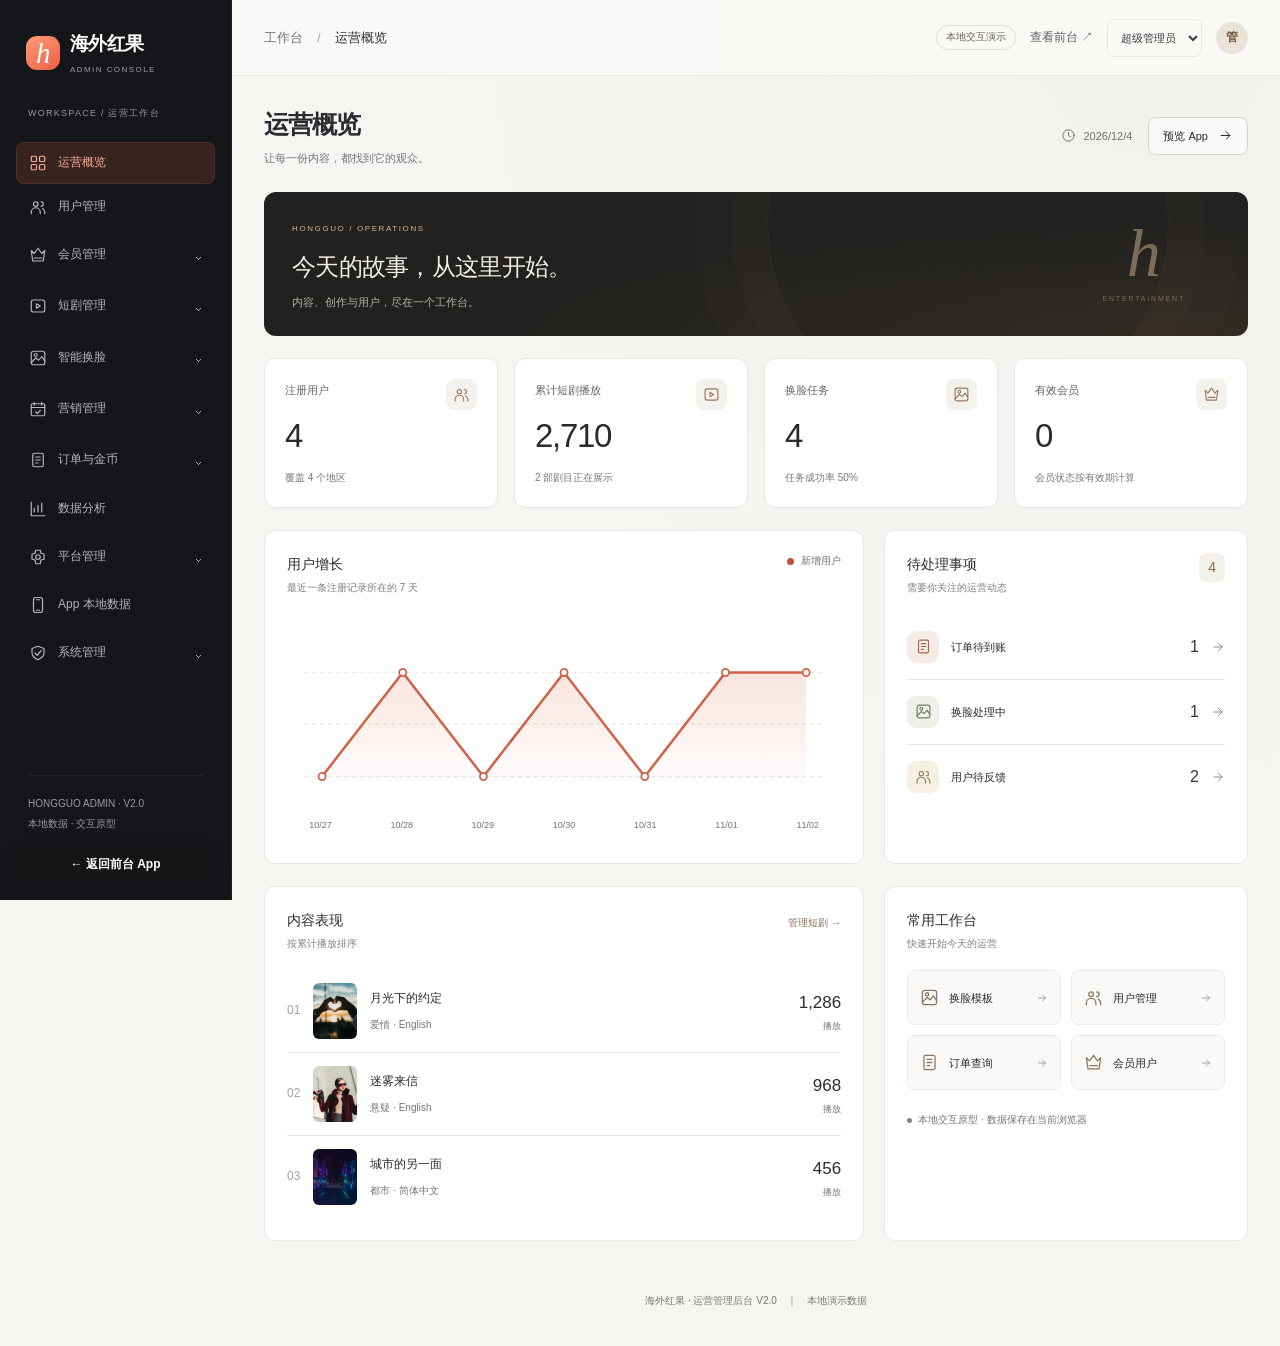
<file: demos/short-drama-ai/admin.html>
<!doctype html>
<html lang="zh-CN"><head><meta charset="utf-8"><meta name="viewport" content="width=device-width,initial-scale=1"><title>红果 · 运营管理后台</title>
<style>
:root{--red:#e74d54;--ink:#202633;--muted:#87909e;--line:#e9edf2;--bg:#f5f6fa;--green:#18977e}*{box-sizing:border-box}body{margin:0;font:14px/1.6 "Microsoft YaHei",Arial,sans-serif;color:var(--ink);background:var(--bg)}button,input,select,textarea{font:inherit}button,a{cursor:pointer}button{border:1px solid var(--line);background:white;border-radius:7px;padding:8px 15px;color:var(--ink)}button:hover{border-color:var(--red);color:var(--red)}button:disabled{opacity:.4;cursor:not-allowed}a{color:inherit;text-decoration:none}aside{position:fixed;width:224px;inset:0 auto 0 0;background:#1c2333;color:#9ca8bd;overflow:auto;padding:26px 16px}.brand{display:flex;align-items:center;gap:10px;color:white;font-size:21px;font-weight:700;padding:0 10px 27px}.logo{background:var(--red);color:white;border-radius:12px;padding:4px 10px;font-size:23px}.brand small{display:block;font-size:10px;letter-spacing:3px;color:#75849e}.group{font-size:11px;color:#64728a;margin:22px 13px 9px;letter-spacing:2px}nav button{width:100%;border:0;text-align:left;background:transparent;color:#a8b3c6;margin:2px 0;padding:10px 14px;display:flex;align-items:center;gap:12px}nav button.active{background:var(--red);color:white}nav button:hover{background:#30394e;color:white}nav button.active:hover{background:var(--red)}nav i{font-style:normal;width:18px;font-size:16px}header{height:76px;margin-left:224px;background:white;border-bottom:1px solid var(--line);display:flex;align-items:center;justify-content:space-between;padding:0 34px;gap:20px}.header-right{display:flex;gap:18px;align-items:center}.avatar{background:#feecee;color:var(--red);border-radius:50%;padding:6px 11px;font-weight:bold}.demo{color:#9c7133;background:#fff7e6;border:1px solid #f5e8cd;border-radius:4px;font-size:11px;padding:2px 7px}main{margin-left:224px;padding:27px 34px 40px;max-width:1900px}.page-head{display:flex;justify-content:space-between;align-items:center;margin-bottom:23px}.page-head h1{font-size:24px;margin:0 0 4px}.muted,small{color:var(--muted)}.page-head p{margin:0;color:var(--muted);font-size:12px}.primary{background:var(--red);color:white;border-color:var(--red)}.primary:hover{background:#d44048;color:white}.stats{display:grid;grid-template-columns:repeat(4,1fr);gap:18px;margin-bottom:22px}.stat,.panel{background:white;border:1px solid var(--line);border-radius:10px}.stat{padding:22px}.stat .value{font-size:31px;font-weight:700;margin:8px 0}.stat small{font-size:11px}.stat b{color:var(--green);font-weight:normal}.stat-icon{float:right;background:#fff0f0;color:var(--red);border-radius:10px;padding:7px 12px;font-size:19px}.panel{padding:22px;margin-bottom:22px}.panel-title{font-weight:700;font-size:15px;margin-bottom:18px;display:flex;justify-content:space-between;align-items:center}.panel-title small{font-size:11px;font-weight:normal}.grid2{display:grid;grid-template-columns:1.65fr 1fr;gap:22px}.filters{display:flex;gap:10px;flex-wrap:wrap;margin-bottom:18px;align-items:center}input,select,textarea{border:1px solid #dfe4ec;background:white;border-radius:6px;padding:9px 11px;outline:none;max-width:100%;color:var(--ink)}input:focus,textarea:focus,select:focus{border-color:var(--red)}.filters input{width:240px}.filters select{min-width:130px}.table-wrap{overflow:auto}table{width:100%;border-collapse:collapse;white-space:nowrap;font-size:12px}th{text-align:left;background:#f7f8fb;font-weight:500;color:#7b8494;padding:13px 15px}td{padding:15px;border-bottom:1px solid #f0f2f5}tr:hover td{background:#fcfcfe}td .link{background:none;border:0;color:var(--red);padding:2px 6px;font-size:12px}td .link:disabled{color:#8b94a5}.badge{display:inline-block;border-radius:5px;font-size:11px;padding:2px 8px;background:#edf0f5;color:#768297}.badge.green{background:#eaf7f2;color:#23927b}.badge.red{background:#fff0f0;color:#d65560}.badge.orange{background:#fff5e8;color:#c78b39}.badge.blue{background:#edf3ff;color:#5e80bf}.tag{font-size:11px;background:#f4f5f8;color:#7c8597;border-radius:4px;padding:3px 7px;margin-right:4px}.thumb{width:38px;height:46px;object-fit:cover;border-radius:5px;vertical-align:middle;margin-right:10px}.pagination{display:flex;align-items:center;justify-content:space-between;margin-top:18px;font-size:12px;color:var(--muted)}.pagination button{padding:3px 11px}.note{font-size:12px;padding:12px 16px;background:#fff8ed;color:#a27c46;border:1px solid #f4e9d7;border-radius:7px;margin-bottom:18px}.chart{height:210px;display:flex;align-items:flex-end;gap:14px;padding:15px 10px 30px;border-bottom:1px solid var(--line);position:relative;background:repeating-linear-gradient(to top,transparent 0,transparent 48px,#f0f2f6 49px,#f0f2f6 50px)}.bar{flex:1;background:linear-gradient(#ef7c80,#e74d54);border-radius:5px 5px 0 0;position:relative;min-height:3px}.bar span{position:absolute;top:100%;left:50%;transform:translateX(-50%);padding-top:8px;color:var(--muted);font-size:10px;white-space:nowrap}.bar b{position:absolute;bottom:100%;width:100%;text-align:center;font-size:10px;font-weight:normal;color:#969eaa}.rank-row{display:flex;align-items:center;gap:12px;padding:13px 0;border-bottom:1px solid var(--line)}.rank-row em{font-style:normal;font-size:12px;color:var(--red);width:18px}.rank-row span{flex:1}.rank-row small{font-size:11px}.progress{height:6px;border-radius:6px;background:#f2f3f7;overflow:hidden;margin:10px 0 18px}.progress span{display:block;height:100%;background:var(--red)}.quick{display:grid;grid-template-columns:repeat(4,1fr);gap:12px}.quick button{padding:18px 8px;background:#fafbfe}.quick strong{font-size:23px;display:block;color:var(--red);margin-bottom:7px}.overlay{position:fixed;inset:0;background:#18213266;backdrop-filter:blur(2px);z-index:20;display:flex;align-items:center;justify-content:center;padding:25px}.dialog{background:white;width:740px;max-width:96vw;max-height:90vh;border-radius:13px;overflow:auto;box-shadow:0 20px 80px #17223333}.dialog-head{position:sticky;top:0;background:white;display:flex;justify-content:space-between;align-items:center;padding:20px 25px;border-bottom:1px solid var(--line);z-index:1}.dialog h2{margin:0;font-size:19px}.dialog-body{padding:23px 25px}.dialog-footer{padding:15px 25px;border-top:1px solid var(--line);display:flex;justify-content:flex-end;gap:10px}.form-grid{display:grid;grid-template-columns:1fr 1fr;gap:17px}.field{display:flex;flex-direction:column;gap:6px;font-size:12px}.field.wide{grid-column:1/-1}.field textarea{min-height:90px}.field small{font-size:10px}.details{display:grid;grid-template-columns:135px 1fr;font-size:12px}.details dt,.details dd{margin:0;padding:9px 0;border-bottom:1px solid var(--line)}.details dt{color:var(--muted)}.subhead{font-size:14px;font-weight:700;margin:24px 0 12px}.check{display:flex;gap:8px;align-items:center;padding:9px 0}.error{color:#db414d;margin-bottom:10px;font-size:12px}.toast{position:fixed;top:90px;left:55%;transform:translateX(-50%);padding:12px 23px;background:#253149;color:white;border-radius:8px;z-index:50;box-shadow:0 4px 20px #0002;font-size:13px}.empty{text-align:center;padding:65px;color:var(--muted)}.scope{margin:25px 12px 8px;font-size:10px;line-height:2;color:#5e6c82}.tabs{display:flex;gap:8px;margin-bottom:18px}.tabs button.active{background:#fff0f0;color:var(--red);border-color:#f5c8cd}.metrics{display:flex;gap:35px;flex-wrap:wrap}.metrics strong{font-size:24px;display:block}.permissions{display:grid;grid-template-columns:1fr 1fr;gap:8px}.permissions label{border:1px solid var(--line);border-radius:6px;padding:10px;font-size:12px}footer{font-size:11px;color:#a1a8b4;text-align:center;margin-top:30px}.status-dot{display:inline-block;background:#25a384;width:6px;height:6px;border-radius:50%;margin-right:6px}@media(max-width:1100px){aside{width:190px}header,main{margin-left:190px}main{padding:24px 18px}.stats{gap:10px}.stat{padding:15px}.header-right{gap:9px}.grid2{grid-template-columns:1fr}.stat .value{font-size:25px}}@media(max-width:760px){aside{width:164px;padding:20px 8px}.brand{font-size:17px}header,main{margin-left:164px}header{padding:0 15px}.header-right>a,.header-right>.muted{display:none}.stats{grid-template-columns:1fr 1fr}.page-head{align-items:flex-start;gap:10px}.page-head h1{font-size:21px}.form-grid{grid-template-columns:1fr}.quick{grid-template-columns:1fr 1fr}}
nav{padding-top:3px}nav>button,.nav-parent{min-height:44px}nav .nav-parent{font-weight:500}nav .nav-parent.current-group{color:#fff;background:#293348}nav .nav-parent span:not(.nav-chevron){flex:1}.nav-chevron{font-size:16px;color:#7f8fa9;margin-left:auto}.nav-children{margin:4px 0 10px 22px;padding-left:9px;border-left:1px solid #354057}.nav-children[hidden]{display:none}.nav-children button{font-size:12px;padding:9px 10px;min-height:38px;gap:10px}.nav-dot{width:4px;height:4px;border-radius:50%;background:#61718b;flex-shrink:0}.nav-children button.active .nav-dot{background:white}.nav-section{margin:3px 0}nav button:focus-visible{outline:2px solid #f3989e;outline-offset:2px}
.field{min-width:0}.choice-group{display:flex;gap:24px;align-items:center;min-height:42px}.choice-group .check,#tagChoices .check{white-space:nowrap;font-size:12px;padding:7px 0}.choice-group input,#tagChoices input{accent-color:var(--red);margin:0}#tagChoices{min-height:42px;align-items:center}
.managed-table .filters{align-items:flex-end;gap:12px;margin-bottom:12px}.filter-control{display:flex;flex-direction:column;gap:5px;font-size:11px;color:#7b8494}.filter-control select{min-width:130px;max-width:230px}.filter-control input{width:220px}.keyword-control input{width:260px}.range-filter{display:flex;align-items:center;gap:7px;flex-wrap:wrap;color:#7b8494;font-size:11px}.range-filter>span:first-child{width:100%;line-height:1.6}.filters .range-filter input{width:148px;min-width:0}.filter-buttons{display:flex;gap:8px}.filter-new{margin-left:auto}.filter-error:empty{display:none}.managed-table .pagination button{padding:4px 11px}.dialog .managed-table .filters{gap:9px}.dialog .filter-control select{max-width:200px}.dialog .range-filter input{width:140px}.dialog .keyword-control input{width:220px}
</style><link rel="stylesheet" href="assets/admin.css?v=20261106-template-upload"></head><body><aside><a class="brand" href="#dashboard"><span class="logo">h</span><span>海外红果<small>ADMIN CONSOLE</small></span></a><div class="admin-side-caption">WORKSPACE / 运营工作台</div><nav id="nav" aria-label="后台业务导航"></nav><div class="scope">HONGGUO ADMIN · V2.0<br>本地数据 · 交互原型</div></aside><button id="admin-nav-dismiss" aria-label="关闭导航"></button><header><button id="admin-menu-toggle" class="admin-mobile-toggle" aria-label="打开导航" aria-expanded="false" aria-controls="nav"><svg viewBox="0 0 24 24" aria-hidden="true"><path d="M4 6h16M4 12h16M4 18h16"/></svg></button><div class="admin-breadcrumb"><span class="muted">工作台</span><span class="crumb-divider" style="margin:0 14px;color:#aaa49c">/</span><span id="crumb">运营概览</span></div><div class="header-right"><span class="demo">本地交互演示</span><a href="index.html" target="_blank" rel="noopener">查看前台 ↗</a><select id="role" aria-label="演示身份"></select><span class="avatar">管</span></div></header><main id="main"></main><div id="modal"></div><div id="toast"></div>
<script src="assets/admin-uploads.js?v=20261106-template-upload"></script>
<script src="assets/admin-config.js?v=20261106-template-upload"></script>
<script src="assets/admin-signin.js?v=20261106-inline-settings"></script>
<script src="assets/admin-experience.js?v=20261106-template-upload"></script>
<script src="assets/admin-dramas.js?v=20261109-reuse"></script>
<script>
'use strict';
const KEY='hongguo-admin-v14', $=s=>document.querySelector(s), esc=v=>String(v??'').replace(/[&<>"']/g,c=>({'&':'&amp;','<':'&lt;','>':'&gt;','"':'&quot;',"'":'&#39;'}[c])), now=()=>new Date().toLocaleString('sv-SE'), id=p=>p+Date.now().toString(36).toUpperCase()+Math.random().toString(36).slice(2,5).toUpperCase();
const allPerm=['users.view','users.edit','coin.adjust','password.reset','dramas.view','content.publish','marketing.view','marketing.edit','codes.generate','orders.view','orders.refund','orders.credit','ledger.view','models.view','models.edit','tasks.view','platform.view','platform.edit','analytics.view','roles.manage','audit.view'];
const seed=()=>({users:[{id:'U1001',name:'Luna',email:'luna@example.com',phone:'',gender:'女',region:'美国',timezone:'America/New_York',language:'English',coins:1500,status:'启用',invite:'LUNA01',inviter:'U1003',login:'Google',created:'2026-11-02 09:12',last:'2026-11-02 14:21'},{id:'U1002',name:'Alex',email:'alex@example.com',phone:'+65 8123 4567',gender:'跨性别',region:'新加坡',timezone:'Asia/Singapore',language:'简体中文',coins:900,status:'启用',invite:'ALEX02',inviter:'U1001',login:'邮箱',created:'2026-11-01 11:20',last:'2026-11-02 13:45'},{id:'U1003',name:'Ethan',email:'ethan@example.com',phone:'',gender:'男',region:'英国',timezone:'Europe/London',language:'English',coins:600,status:'启用',invite:'ETHAN03',inviter:'',login:'Facebook',created:'2026-10-30 15:40',last:'2026-11-02 08:30'},{id:'U1004',name:'小雨',email:'rain@example.com',phone:'',gender:'',region:'马来西亚',timezone:'Asia/Kuala_Lumpur',language:'简体中文',coins:320,status:'停用',invite:'RAIN04',inviter:'',login:'手机',created:'2026-10-28 10:06',last:'2026-10-31 19:20'}],
categories:['爱情','悬疑','都市'].map((name,i)=>({id:'C'+i,name,sort:i+1,status:'启用'})),tags:['图片','视频'].flatMap((type,n)=>['古风','时尚','日常','电影感','舞蹈'].map((name,i)=>({id:'G'+n+i,name,type,sort:i+1,status:'启用'}))),
dramas:[{id:'D101',name:'月光下的约定',subtitle:'Promise in the Moonlight',cover:'assets/romance.jpg',category:'爱情',tags:'浪漫',region:'美国',language:'English',rating:'16+',status:'完结',featured:'是',sort:1,published:'2026-11-01 10:00',plays:1286,visitors:832,episodes:12},{id:'D102',name:'迷雾来信',subtitle:'Letters in the Fog',cover:'assets/noir.jpg',category:'悬疑',tags:'反转',region:'英国',language:'English',rating:'16+',status:'连载',featured:'是',sort:2,published:'2026-10-30 12:00',plays:968,visitors:605,episodes:8},{id:'D103',name:'城市的另一面',subtitle:'The Other Side',cover:'assets/city.jpg',category:'都市',tags:'职场',region:'新加坡',language:'简体中文',rating:'18+',status:'已下架',featured:'否',sort:3,published:'2026-10-28 12:00',plays:456,visitors:302,episodes:6}],
episodes:[{id:'E101',drama:'D101',name:'第1集',sort:1,asset:'moonlight-01.mp4',subtitle:'moonlight-en-01.srt',rule:'免费',coins:0},{id:'E102',drama:'D101',name:'第2集',sort:2,asset:'moonlight-02.mp4',subtitle:'moonlight-en-02.srt',rule:'金币',coins:30},{id:'E103',drama:'D101',name:'第3集',sort:3,asset:'moonlight-03.mp4',subtitle:'moonlight-en-03.srt',rule:'广告',coins:0},{id:'E201',drama:'D102',name:'第1集',sort:1,asset:'fog-01.mp4',subtitle:'fog-en-01.srt',rule:'免费',coins:0}],
templates:Array.from({length:16},(_,i)=>({id:'T'+(101+i),name:(i<8?['古风佳人','都市街拍','复古画报','电影女主','春日写真','清新日常','晚宴时刻','光影肖像']:['古风回眸','城市漫步','电影片段','舞台舞蹈','春日出游','晚风人像','浪漫瞬间','复古舞步'])[i%8],type:i<8?'图片':'视频',cover:'assets/'+['woman','man','hero','romance','city','noir'][i%6]+'.jpg',asset:'template-'+(101+i)+(i<8?'.jpg':'.mp4'),category:i<8?'写真':'短片',tags:['古风','时尚','电影感','日常','日常','时尚','时尚','电影感'][i%8],price:i<8?80:25,duration:i<8?0:[8,12,10,15,8,6,10,12][i%8],model:i<8?'M101':'M102',sort:i%8+1,featured:'是',status:'上架'})),
models:[{id:'M101',name:'Face Image v1',type:'图片',connection:'远程 API',url:'https://api.example.com/image',key:'已配置 · ••••••••',timeout:90,cost:0.03,status:'启用'},{id:'M102',name:'Face Video v1',type:'视频',connection:'远程 API',url:'https://api.example.com/video',key:'已配置 · ••••••••',timeout:300,cost:0.12,status:'启用'}],
orders:[{id:'O20261102001',user:'U1001',type:'货币充值',content:'1000金币 + 100赠送',amount:9.99,currency:'USD',coins:1000,bonus:100,remaining:1100,channel:'Stripe',external:'pi_demo_001',status:'已完成',created:'2026-11-02 09:30',paid:'2026-11-02 09:31',credited:'2026-11-02 09:31',channelSupport:true,within:true},{id:'O20261102002',user:'U1002',type:'货币充值',content:'1000金币 + 100赠送',amount:9.99,currency:'USD',coins:1000,bonus:100,remaining:700,channel:'Stripe',external:'pi_demo_002',status:'已完成',created:'2026-11-02 10:00',paid:'2026-11-02 10:01',credited:'2026-11-02 10:01',channelSupport:true,within:true},{id:'O20261102003',user:'U1003',type:'货币充值',content:'500金币',amount:4.99,currency:'USD',coins:500,bonus:0,remaining:0,channel:'Stripe',external:'pi_demo_003',status:'已支付待到账',created:'2026-11-02 10:30',paid:'2026-11-02 10:31',credited:'',channelSupport:true,within:true},{id:'O20261102004',user:'U1002',type:'短剧打赏',content:'月光下的约定',amount:0,currency:'',coins:50,bonus:0,remaining:0,channel:'金币钱包',status:'已完成',created:'2026-11-02 11:00'},{id:'O20261102005',user:'U1003',type:'卡密充值',content:'500金币兑换码',amount:0,currency:'',coins:500,bonus:0,remaining:500,channel:'卡密',external:'CD1001',status:'已完成',created:'2026-11-01 16:30'},{id:'O20261102006',user:'U1002',type:'短剧解锁',content:'月光下的约定 · 第2集',amount:0,currency:'',coins:30,bonus:0,remaining:0,channel:'金币钱包',status:'已完成',created:'2026-11-02 12:00'},{id:'O20261001007',user:'U1004',type:'货币充值',content:'500金币',amount:4.99,currency:'USD',coins:500,bonus:0,remaining:500,channel:'其他渠道',status:'已完成',created:'2026-10-01 10:00',channelSupport:false,within:false}],refunds:[],
tasks:[{id:'F1001',user:'U1001',template:'T101',type:'图片',model:'M101',duration:0,price:80,charge:80,returned:0,status:'成功',cost:0.03,created:'2026-11-02 10:10',finished:'2026-11-02 10:11',result:'可用',reason:''},{id:'F1002',user:'U1002',template:'T109',type:'视频',model:'M102',duration:8,price:25,charge:200,returned:0,status:'处理中',cost:0.96,created:'2026-11-02 14:00',finished:'',result:'未生成',reason:''},{id:'F1003',user:'U1003',template:'T110',type:'视频',model:'M102',duration:5,price:25,charge:125,returned:125,status:'失败',cost:0,created:'2026-11-02 09:00',finished:'2026-11-02 09:05',result:'无结果',reason:'模型请求超时，已自动退还金币'},{id:'F1004',user:'U1002',template:'T102',type:'图片',model:'M101',duration:0,price:80,charge:80,returned:0,status:'成功',cost:0.03,created:'2026-10-30 09:00',finished:'2026-10-30 09:01',result:'可用',reason:''}],
packages:[{id:'P101',name:'入门金币包',region:'美国',currency:'USD',amount:4.99,coins:500,bonus:0,channel:'Stripe',status:'上架'},{id:'P102',name:'超值金币包',region:'美国',currency:'USD',amount:9.99,coins:1000,bonus:100,channel:'Stripe',status:'上架'}],
codes:[{id:'CD1001',code:'HG-DEMO-USED',coins:500,expiry:'2027-01-01',status:'已核销',user:'U1003',order:'O20261102005',batch:'B001',distributed:'是'},{id:'CD1002',code:'HG-DEMO-500A',coins:500,expiry:'2027-01-01',status:'未使用',user:'',order:'',batch:'B001',distributed:'否'}],
rewards:[{id:'R1001',created:'2026-11-02 09:31',user:'U1003',source:'U1001',order:'O20261102001',type:'直接消费',level:1,coins:100,status:'待结算',owed:0,collected:0},{id:'R1002',created:'2026-11-02 10:01',user:'U1001',source:'U1002',order:'O20261102002',type:'直接消费',level:1,coins:100,status:'已结算',owed:0,collected:0}],
signin:{id:'usersign',everyday:10,is_inc:0,inc_num:0,until_day:0,discounts:[],replenish_num:20,replenish_limit:7,replenish_days:7},distribution:{region:'美国',register:20,first:50,direct:10,indirect:3,wait:7,levels:'关闭',status:'启用'},signRecords:[{id:'S101',user:'U1001',date:'2026-11-02',streak:3,reward:10,ledger:'L-sign-1',type:'签到'}],
comments:[{id:'CM101',user:'U1002',drama:'D101',content:'节奏很好，期待下一集！',status:'展示',created:'2026-11-02 12:30'},{id:'CM102',user:'U1001',drama:'D102',content:'最后的反转没想到。',status:'展示',created:'2026-11-02 13:05'}],
collections:[{id:'CO101',user:'U1001',type:'图片',content:'T101',status:'收藏',time:'2026-11-02 10:00'},{id:'CO102',user:'U1002',type:'短剧',content:'D101',status:'收藏',time:'2026-11-02 12:10'},{id:'CO103',user:'U1001',type:'视频',content:'T109',status:'收藏',time:'2026-11-02 13:00'}],likes:[{id:'LK101',user:'U1002',drama:'D101',status:'点赞',time:'2026-11-02 12:10'}],watch:[{id:'W101',user:'U1002',drama:'D101',episode:2,position:'00:42',time:'2026-11-02 12:15'}],logins:[{id:'LG101',user:'U1001',method:'Google',binding:'google_demo_1001',result:'成功',time:'2026-11-02 14:21'}],
ad:{channel:'演示广告渠道',slot:'drama_unlock',status:'启用'},adRecords:[{id:'AD101',user:'U1001',episode:'E103',callback:'已验证',status:'已解锁',time:'2026-11-02 13:10'}],
banners:[{id:'BN101',name:'月光下的约定',image:'assets/romance.jpg',placement:'短剧精选',target:'D101',language:'English',sort:1,start:'2026-11-01',end:'2026-12-31',status:'启用',content:'全新浪漫短剧'}],
feedback:[{id:'FB101',user:'U1002',type:'订单咨询',linked:'O20261102002',content:'想确认这笔充值的到账情况',status:'待处理',handler:'',response:'',created:'2026-11-02 13:30',handled:''},{id:'FB102',user:'U1001',type:'建议',linked:'T101',content:'希望增加古风模板',status:'处理中',handler:'admin',response:'已转内容运营',created:'2026-11-01 14:00',handled:''}],
legal:['用户协议','隐私政策','法律声明','关于我们'].map((name,i)=>({id:'LAW'+i,name,language:'简体中文',version:'1.0',body:'待提供正式'+name+'正文。',status:'草稿'})),languages:[{id:'zh-CN',name:'简体中文',default:'是',status:'启用'},{id:'en',name:'English',default:'否',status:'启用'},{id:'zh-TW',name:'繁體中文',default:'否',status:'启用'}],loginConfig:['邮箱验证码','手机验证码','Facebook','X','Google'].map((name,i)=>({id:'AUTH'+i,name,client:'demo_client_'+i,callback:'https://example.com/auth/callback',key:'已配置 · ••••••••',status:'启用'})),
roles:[{id:'super',name:'超级管理员',permissions:allPerm},{id:'ops',name:'内容运营',permissions:['users.view','dramas.view','content.publish','models.view','models.edit','tasks.view','platform.view','platform.edit','analytics.view','audit.view']},{id:'finance',name:'财务查看',permissions:['users.view','orders.view','ledger.view','analytics.view','audit.view']},{id:'refund',name:'退款专员',permissions:['users.view','orders.view','orders.refund','ledger.view','audit.view']}],admins:[{id:'A101',name:'admin',role:'super',status:'启用'},{id:'A102',name:'content_ops',role:'ops',status:'启用'}],audit:[],ledger:[]});
let db;try{db=JSON.parse(localStorage.getItem(KEY))}catch(e){}if(!db){db=seed();const entries=[['U1001',400,'期初余额','OPEN-U1001','期初'],['U1001',1100,'充值','O20261102001','O20261102001'],['U1002',380,'期初余额','OPEN-U1002','期初'],['U1002',1100,'充值','O20261102002','O20261102002'],['U1002',-400,'其他消耗','SP1001','O20261102002'],['U1002',-50,'短剧打赏','O20261102004','期初'],['U1002',-30,'短剧解锁','O20261102006','期初'],['U1002',-200,'换脸消耗','F1002','期初'],['U1002',100,'分销奖励','R1002','R1002'],['U1003',100,'期初余额','OPEN-U1003','期初'],['U1003',500,'充值','O20261102005','O20261102005'],['U1004',-180,'其他消耗','SP1004','期初'],['U1004',500,'充值','O20261001007','O20261001007']];let balances={};entries.forEach(([user,delta,type,business,batch])=>{const before=balances[user]||0;balances[user]=before+delta;db.ledger.push({id:id('L'),user,before,delta,after:balances[user],type,business,batch,reason:'演示历史记录',operator:'系统',time:'2026-11-02 09:00'})});/* Correct all seed opening balances without rewriting subsequent runtime entries. */db.ledger=db.ledger.filter(x=>x.user!=='U1004');db.ledger.push({id:id('L'),user:'U1004',before:0,delta:320,after:320,type:'期初余额',business:'OPEN-U1004',batch:'期初',reason:'演示期初',operator:'系统',time:'2026-11-02 08:00'});save()}
// Preserve existing configurations while splitting legacy shared tags into both types.
if(db.tags.some(t=>!t.type)){db.tags=db.tags.flatMap(t=>t.type?[t]:[{...t,type:'图片'},{...t,id:t.id+'V',type:'视频'}]);save()}
if(!db.uploadNotice){db.uploadNotice={"title":"上传须知","body":"请确认你拥有照片使用权，不上传未成年人、名人或未经授权的人像。本原型不进行真实人脸检测。"};save()}
if(!db.generationNotice){db.generationNotice={"title":"已上传，正在生成","body":"照片已上传，生成需要一些时间。你可以稍后前往“换脸记录”查看进度和结果。"};save()}
let templateFilters={status:'',tags:''};let commentDrama='';
let currentRole='super', page='dashboard', query='', filter='', pageNo=1;const size=8;
function save(){localStorage.setItem(KEY,JSON.stringify(db))}function can(p){return (db.roles.find(x=>x.id===currentRole)?.permissions||[]).includes(p)}function toast(t){$('#toast').innerHTML='<div class="toast">'+esc(t)+'</div>';clearTimeout(window.tt);window.tt=setTimeout(()=>$('#toast').innerHTML='',2600)}function audit(action,target,reason,before,after,result='成功'){db.audit.unshift({id:id('AU'),operator:'admin / '+(db.roles.find(x=>x.id===currentRole)?.name||''),action,target,reason,result,before:JSON.stringify(before??''),after:JSON.stringify(after??''),time:now()});save()}function requirePerm(p){if(!can(p)){toast('当前身份没有此操作权限');return false}return true}function ledger(user,delta,type,business,batch,reason){const u=db.users.find(x=>x.id===user);if(!u||u.coins+delta<0)throw Error('钱包余额不足');const before=u.coins;if(delta<0&&type!=='充值退款'){const batches=db.orders.filter(x=>x.user===user&&x.remaining>0).sort((a,b)=>a.created.localeCompare(b.created));const unrelated=Math.max(0,u.coins-batches.reduce((sum,x)=>sum+x.remaining,0));let take=Math.max(0,-delta-unrelated);for(const order of batches){const n=Math.min(take,order.remaining);order.remaining-=n;take-=n;if(!take)break}}u.coins+=delta;db.ledger.unshift({id:id('L'),user,before,delta,after:u.coins,type,business,batch,reason,operator:'admin',time:now()})}
const menu=[['运营概览',[['dashboard','◈','运营概览','analytics.view']]],['用户管理',[['users','♙','用户管理','users.view']]],['短剧管理',[['dramas','▤','短剧列表','dramas.view'],['categories','▦','短剧分类','dramas.view'],['comments','☷','互动与评论','dramas.view']]],['智能换脸',[['templates','▧','换脸模板','models.view'],['tags','⌗','模板标签','models.view'],['tasks','◷','任务与结果','tasks.view'],['models','⚙','模型与计费','models.view'],['uploadNotice','☷','上传须知','models.view']]],['营销管理',[['signin','▣','签到与补签','marketing.view'],['packages','▥','充值档位','marketing.view'],['distribution','♧','分销管理','marketing.view'],['codes','▱','卡密管理','marketing.view']]],['订单与金币',[['orders','≡','订单与退款','orders.view'],['ledger','⇄','金币流水与对账','ledger.view']]],['数据分析',[['analytics','▥','数据分析','analytics.view']]],['平台管理',[['platform','◫','平台配置','platform.view'],['feedback','☏','联系与反馈','platform.view']]],['系统管理',[['roles','♧','管理员与权限','roles.manage'],['audit','▤','操作日志','audit.view']]]];
let expandedNav=null,navPage='';
function menuItem(){return menu.flatMap(x=>x[1]).find(x=>x[0]===page)}function nav(){if(navPage!==page){const index=menu.findIndex(([,items])=>items.some(x=>x[0]===page));expandedNav=index>=0&&menu[index][1].length>1?index:null;navPage=page}$('#role').innerHTML=db.roles.map(r=>`<option value="${esc(r.id)}" ${r.id===currentRole?'selected':''}>${esc(r.name)}</option>`).join('');$('#nav').innerHTML=menu.map(([g,items],index)=>{const visible=items.filter(x=>can(x[3]));if(!visible.length)return '';if(items.length===1){const x=visible[0];return `<button class="${page===x[0]?'active':''}" data-page="${x[0]}" ${page===x[0]?'aria-current="page"':''}><i>${adminIcon(x[0])}</i>${x[2]}</button>`}const active=visible.some(x=>x[0]===page),expanded=expandedNav===index;return `<div class="nav-section"><button class="nav-parent ${active?'current-group':''}" data-group="${index}" aria-expanded="${expanded}" aria-controls="nav-group-${index}"><i>${adminIcon(items[0][0])}</i><span>${g}</span><span class="nav-chevron">${expanded?'⌃':'⌄'}</span></button><div class="nav-children" id="nav-group-${index}" ${expanded?'':'hidden'}>${visible.map(x=>`<button class="${page===x[0]?'active':''}" data-page="${x[0]}" ${page===x[0]?'aria-current="page"':''}><span class="nav-dot"></span>${x[2]}</button>`).join('')}</div></div>`}).join('')}
$('#role').onchange=e=>{currentRole=e.target.value;clearTableFilters();query='';filter='';commentDrama='';pageNo=1;if(!can(menuItem()?.[3]))page=menu.flatMap(x=>x[1]).find(x=>can(x[3]))?.[0]||'none';render()};$('#nav').onclick=e=>{const group=e.target.closest('[data-group]');if(group){const index=Number(group.dataset.group);expandedNav=expandedNav===index?null:index;nav();return}const b=e.target.closest('[data-page]');if(b)go(b.dataset.page)};function go(p){clearTableFilters();page=p;query='';filter='';commentDrama='';templateFilters={status:'',tags:''};pageNo=1;location.hash=p;render()}
const status=v=>`<span class="badge ${['启用','上架','成功','已完成','完结','已核销','已结算','已处理','已发布','可用','展示'].includes(v)?'green':['失败','停用','已下架','失效','已冲正','已过期'].includes(v)?'red':['处理中','待处理','排队中','退款处理中','已支付待到账','待结算'].includes(v)?'orange':'blue'}">${esc(v)}</span>`, btn=(label,action,key,disabled='',title='')=>`<button class="link" data-act="${action}" data-id="${esc(key)}" ${disabled?'disabled':''} title="${esc(title)}">${esc(label)}</button>`;
const names={user:v=>db.users.find(x=>x.id===v)?.name||v,drama:v=>db.dramas.find(x=>x.id===v)?.name||v,template:v=>db.templates.find(x=>x.id===v)?.name||v};
function table(cols,rows,actions){return `<div class="table-wrap"><table><thead><tr>${cols.map(c=>'<th>'+c[0]+'</th>').join('')}${actions?'<th>操作</th>':''}</tr></thead><tbody>${rows.length?rows.map(r=>`<tr>${cols.map(c=>'<td>'+(c[2]?c[2](r[c[1]],r):esc(r[c[1]]))+'</td>').join('')}${actions?'<td>'+actions(r)+'</td>':''}</tr>`).join(''):`<tr><td colspan="${cols.length+1}"><div class="empty">暂无符合条件的记录</div></td></tr>`}</tbody></table></div>`}
for(const [id,created] of [['R1001','2026-11-02 09:31'],['R1002','2026-11-02 10:01']]){const reward=db.rewards.find(r=>r.id===id);if(reward&&!reward.created)reward.created=created}save();
const tableFilterState={};let tableModalRefresh=null;
const uniqueValues=(key,field)=>[...new Set((db[key]||[]).map(r=>r[field]).filter(v=>v!==undefined&&v!==null&&v!==''))].map(String);
const pick=(key,label,options,extra={})=>({key,label,options,...extra});
const fromRows=(key,label,table,field=key)=>pick(key,label,()=>uniqueValues(table,field));
const userPick=(key='user',label='用户')=>pick(key,label,()=>db.users.map(u=>[u.id,u.name+'（'+u.id+'）']));
const timePick=(key,label)=>({key,label,kind:'date'});
const dramaPick=()=>pick('drama','短剧',()=>db.dramas.map(d=>[d.id,d.name+'（'+d.id+'）']));
const typePick=()=>pick('type','图片/视频',['图片','视频']);
const statusPick=options=>pick('status','状态',options);
const yesNo=['是','否'];
const filterSchemas={
 users:{search:'用户ID、昵称、邮箱、手机号或邀请码',searchFields:['id','name','email','phone','invite','inviter'],fields:[statusPick(['启用','停用']),pick('gender','性别',['男','女','跨性别',['__empty__','未设置']]),fromRows('region','地区','users'),fromRows('login','登录方式','users'),timePick('created','注册日期')]},
 dramas:{search:'短剧ID、剧名或副标题',searchFields:['id','name','subtitle'],fields:[statusPick(['连载','完结','已下架']),pick('category','分类',()=>db.categories.map(c=>c.name)),fromRows('region','地区','dramas'),fromRows('language','语言','dramas'),pick('featured','精选推荐',yesNo),timePick('published','上架日期')]},
 categories:{search:'分类编号或名称',searchFields:['id','name'],fields:[statusPick(['启用','停用'])]},
 tags:{search:'标签编号或名称',searchFields:['id','name'],fields:[typePick(),statusPick(['启用','停用'])]},
 templates:{search:'模板编号或名称',searchFields:['id','name'],fields:[typePick(),statusPick(['上架','下架']),pick('tags','标签',s=>[...new Set(db.tags.filter(t=>t.status==='启用'&&(!s.type||t.type===s.type)).sort((a,b)=>a.sort-b.sort).map(t=>t.name))],{multipleValue:true,dependent:true}),pick('model','模型',s=>db.models.filter(m=>!s.type||m.type===s.type).map(m=>[m.id,m.name]),{dependent:true}),pick('featured','首页推荐',yesNo)]},
 tasks:{search:'任务ID或用户账号',searchFields:['id','user'],fields:[userPick(),typePick(),pick('template','模板',s=>db.templates.filter(t=>!s.type||t.type===s.type).map(t=>[t.id,t.name+'（'+t.id+'）']),{dependent:true}),pick('model','模型',s=>db.models.filter(m=>!s.type||m.type===s.type).map(m=>[m.id,m.name]),{dependent:true}),statusPick(['排队中','处理中','成功','失败','超时']),fromRows('result','结果状态','tasks'),timePick('created','提交日期')]},
 orders:{search:'订单号、用户账号或关联内容',searchFields:['id','user','type','content','external'],searchText:r=>[adminOrderDirection(r),adminOrderBusinessName(r),adminOrderPaymentChannel(r)].join(' '),fields:[userPick(),pick('direction','类型',['充值','消耗'],{value:adminOrderDirection}),pick('type','内容',()=>[...new Set(db.orders.map(r=>r.type))].map(type=>[type,adminOrderBusinessName({type})])),statusPick(['待支付','已关闭','已支付待到账','已完成','退款处理中','已退款']),pick('channel','支付渠道',()=>[...new Set(db.orders.map(adminOrderPaymentChannel))],{value:adminOrderPaymentChannel}),timePick('created','时间')]},
 ledger:{search:'流水号、用户、关联业务名称',searchFields:['id','user','business','reason'],searchText:adminLedgerBusinessName,fields:[userPick(),fromRows('type','变动类型','ledger'),pick('direction','收支方向',[['in','入账'],['out','支出']],{value:r=>r.delta>0?'in':r.delta<0?'out':'zero'}),fromRows('operator','操作人','ledger'),timePick('time','流水日期')]},
 comments:{search:'评论ID、用户或评论内容',searchFields:['id','user','content'],fields:[dramaPick(),userPick(),statusPick(['展示','已隐藏']),timePick('created','评论日期')]},
 signRecords:{search:'记录号、用户或关联流水',searchFields:['id','user','ledger'],fields:[userPick(),pick('type','记录类型',['签到','补签']),pick('month','签到月份',()=>[...new Set(db.signRecords.map(r=>r.date.slice(0,7)))].sort().reverse(),{value:r=>r.date.slice(0,7)}),timePick('date','签到/补签日期')]},
 rewards:{search:'奖励单号或关联订单',searchFields:['id','order'],fields:[userPick('user','受益用户'),userPick('source','来源用户'),fromRows('type','奖励类型','rewards'),fromRows('level','层级','rewards'),statusPick(['待结算','已结算','暂停结算','已取消','已冲正']),timePick('created','奖励记录日期')]},
 codes:{search:'卡密ID、卡密或核销订单',searchFields:['id','code','order'],fields:[statusPick(['未使用','已核销','失效']),pick('distributed','已分发',yesNo),fromRows('coins','面额金币','codes'),userPick('user','核销用户'),timePick('expiry','有效期日期')]},
 packages:{search:'档位编号或名称',searchFields:['id','name'],fields:[fromRows('region','地区','packages'),fromRows('currency','币种','packages'),fromRows('channel','支付渠道','packages'),statusPick(['上架','下架'])]},
 models:{search:'模型编号或名称',searchFields:['id','name'],fields:[typePick(),pick('connection','连接方式',['本地模型','在线模型','远程 API']),statusPick(['启用','停用'])]},
 feedback:{search:'反馈ID、内容、关联订单或内容ID',searchFields:['id','content','linked'],fields:[userPick(),pick('type','反馈类型',()=>[...new Set(['订单咨询','建议','咨询','举报','申诉',...uniqueValues('feedback','type')])]),statusPick(['待处理','处理中','已处理']),fromRows('handler','处理人','feedback'),timePick('created','提交日期')]},
 audit:{search:'对象、原因或日志编号',searchFields:['id','target','reason'],fields:[fromRows('operator','操作人','audit'),fromRows('action','操作类型','audit'),fromRows('result','操作结果','audit'),timePick('time','操作日期')]},
 banners:{search:'编号、名称、内容或跳转目标',searchFields:['id','name','content','target'],fields:[pick('placement','展示位置',['首页','短剧精选','公告']),fromRows('language','语言','banners'),statusPick(['启用','停用']),{key:'start',endKey:'end',kind:'period',label:'展示区间'}]},
 legal:{search:'文档名称、编号或版本',searchFields:['id','name','version'],fields:[pick('name','文档类型',['用户协议','隐私政策','法律声明','关于我们']),fromRows('language','语言','legal'),statusPick(['草稿','已发布'])]},
 languages:{search:'语言代码或名称',searchFields:['id','name'],fields:[statusPick(['启用','停用']),pick('default','默认语言',yesNo)]},
 loginConfig:{search:'登录配置编号或服务标识',searchFields:['id','client'],fields:[fromRows('name','登录方式','loginConfig'),statusPick(['启用','停用'])]},
 admins:{search:'管理员账号或编号',searchFields:['id','name'],fields:[pick('role','角色',()=>[['__empty__','未分配'],...db.roles.map(r=>[r.id,r.name])]),statusPick(['启用','停用'])]},
 roles:{search:'角色编号或名称',searchFields:['id','name'],fields:[pick('permission','包含权限',()=>allPerm.map(p=>[p,permLabels[p]]),{value:r=>r.permissions,arrayValue:true})]},
 collections:{search:'收藏记录号或内容编号',searchFields:['id','content'],fields:[userPick(),pick('type','内容类型',['图片','视频','短剧']),pick('content','收藏内容',s=>[...(s.type&&s.type!=='短剧'?[]:db.dramas.map(d=>[d.id,d.name+'（短剧）'])),...(s.type==='短剧'?[]:db.templates.filter(t=>!s.type||t.type===s.type).map(t=>[t.id,t.name+'（'+t.type+'）']))],{dependent:true}),statusPick(['收藏','已取消']),timePick('time','收藏日期')]},
 likes:{search:'点赞记录号或用户',searchFields:['id','user'],fields:[userPick(),dramaPick(),statusPick(['点赞','已取消']),timePick('time','点赞日期')]},
 adRecords:{search:'回调记录号或用户',searchFields:['id','user'],fields:[userPick(),pick('drama','短剧',()=>db.dramas.map(d=>[d.id,d.name]),{value:r=>db.episodes.find(e=>e.id===r.episode)?.drama}),pick('episode','剧集',s=>db.episodes.filter(e=>!s.drama||e.drama===s.drama).map(e=>[e.id,names.drama(e.drama)+' · '+e.name]),{dependent:true}),fromRows('callback','回调结果','adRecords'),fromRows('status','解锁状态','adRecords'),timePick('time','解锁日期')]},
 episodes:{search:'剧集名称或编号',searchFields:['id','name'],fields:[pick('rule','解锁方式',['免费','金币','广告'])]}
};
function schemaFor(key){return filterSchemas[key.split(':')[0]]||{search:'搜索关键词',fields:[]}}
function optionsFor(field,state){return (typeof field.options==='function'?field.options(state):field.options||[]).map(v=>Array.isArray(v)?[String(v[0]),String(v[1])]:[String(v),String(v)])}
function filterState(key){return tableFilterState[key]||(tableFilterState[key]={q:'',page:1})}
function filterRows(key,rows){const state=filterState(key),schema=schemaFor(key),term=String(state.q||'').trim().toLowerCase();return rows.filter(r=>{if(term){const fields=schema.searchFields||Object.keys(r);const haystack=fields.map(k=>r[k]??'').join(' ')+' '+(['user','source'].filter(k=>fields.includes(k)||schema.fields.some(f=>f.key===k)).map(k=>names.user(r[k])||'').join(' '))+' '+(schema.searchText?schema.searchText(r):'');if(!haystack.toLowerCase().includes(term))return false}return schema.fields.every(f=>{if(f.kind==='date'||f.kind==='period'){const from=state[f.key+'_from'],to=state[f.key+'_to'];if(!from&&!to)return true;const first=String(r[f.key]||'').slice(0,10),last=f.kind==='period'?String(r[f.endKey]||'').slice(0,10):first;if(!/^\d{4}-\d{2}-\d{2}$/.test(first)||!/^\d{4}-\d{2}-\d{2}$/.test(last))return false;return (!from||last>=from)&&(!to||first<=to)}const selected=state[f.key];if(!selected)return true;const value=f.value?f.value(r):r[f.key];if(selected==='__empty__')return value===undefined||value===null||value==='';if(f.arrayValue)return (value||[]).includes(selected);if(f.multipleValue)return String(value||'').split(',').includes(selected);return String(value??'')===selected})})}
function managedTable(key,cols,rows,actions,opts={}){const schema=schemaFor(key),state=filterState(key),filtered=filterRows(key,rows),total=filtered.length;state.page=Math.max(1,Math.min(state.page||1,Math.ceil(total/size)||1));const controls=schema.fields.map(f=>{if(f.kind==='date'||f.kind==='period')return '<div class="range-filter"><span>'+esc(f.label)+'</span><input type="date" data-filter="'+f.key+'_from" aria-label="'+esc(f.label)+'起始日期" value="'+esc(state[f.key+'_from']||'')+'"><span>至</span><input type="date" data-filter="'+f.key+'_to" aria-label="'+esc(f.label)+'结束日期" value="'+esc(state[f.key+'_to']||'')+'"></div>';return '<label class="filter-control"><span>'+esc(f.label)+'</span><select data-filter="'+f.key+'" aria-label="'+esc(f.label)+'"><option value="">全部'+esc(f.label)+'</option>'+optionsFor(f,state).map(([v,label])=>'<option value="'+esc(v)+'" '+(state[f.key]===v?'selected':'')+'>'+esc(label)+'</option>').join('')+'</select></label>'}).join('');return '<section class="managed-table" data-table="'+esc(key)+'"><div class="filters"><label class="filter-control keyword-control"><span>关键词</span><input type="search" data-filter="q" aria-label="'+esc(schema.search)+'" placeholder="'+esc(schema.search)+'" value="'+esc(state.q||'')+'"></label>'+controls+'<div class="filter-buttons"><button class="primary" data-table-action="query">查询</button><button data-table-action="reset">重置</button></div>'+(opts.new&&can(opts.perm)?'<button class="primary filter-new" data-act="new" data-id="'+esc(key)+'">＋ '+esc(opts.new)+'</button>':'')+'</div><div class="filter-error error" role="status"></div>'+(opts.note?'<div class="note">'+opts.note+'</div>':'')+table(cols,filtered.slice((state.page-1)*size,state.page*size),actions)+'<div class="pagination"><span>共 '+total+' 条记录</span><div><button data-table-action="prev" '+(state.page===1?'disabled':'')+'>‹</button><span style="margin:0 12px">'+state.page+' / '+Math.max(1,Math.ceil(total/size))+'</span><button data-table-action="next" '+(state.page*size>=total?'disabled':'')+'>›</button></div></div></section>'}
function list(key,cols,opts={}){return '<div class="panel">'+managedTable(key,cols,db[key]||[],opts.actions,opts)+'</div>'}
function refreshManagedTable(element){if(element.closest('#modal')&&tableModalRefresh)tableModalRefresh();else render()}
function runTableAction(element,action){const box=element.closest('[data-table]');if(!box)return;const key=box.dataset.table;if(action==='reset')tableFilterState[key]={q:'',page:1};else if(action==='prev'||action==='next'){filterState(key).page+=action==='prev'?-1:1}else{const next={q:'',page:1};box.querySelectorAll('[data-filter]').forEach(el=>next[el.dataset.filter]=el.value.trim());const schema=schemaFor(key);for(const f of schema.fields){if((f.kind==='date'||f.kind==='period')&&next[f.key+'_from']&&next[f.key+'_to']&&next[f.key+'_from']>next[f.key+'_to']){box.querySelector('.filter-error').textContent=f.label+'：起始日期不能晚于结束日期';return}if(f.dependent&&next[f.key]&&!optionsFor(f,next).some(([v])=>v===next[f.key]))next[f.key]=''}tableFilterState[key]=next}refreshManagedTable(box)}
function clearTableFilters(){for(const key of Object.keys(tableFilterState))delete tableFilterState[key]}
document.addEventListener('click',event=>{const b=event.target.closest('[data-table-action]');if(b&&!b.disabled)runTableAction(b,b.dataset.tableAction)});
document.addEventListener('change',event=>{if(event.target.matches('[data-table] select[data-filter],[data-table] input[type="date"][data-filter]'))runTableAction(event.target,'query')});
document.addEventListener('keydown',event=>{if(event.key==='Enter'&&event.target.matches('[data-table] input[data-filter]')){event.preventDefault();runTableAction(event.target,'query')}});
function openTableModal(title,key,cols,rows){const draw=()=>{modal(title,managedTable(key,cols,rows));tableModalRefresh=draw};draw()}

function header(title,desc,extra=''){return `<div class="page-head"><div><h1>${title}</h1><p>${desc}</p></div>${extra}</div>`}function stat(label,value,sub,icon){return `<div class="stat"><span class="stat-icon">${icon}</span><span class="muted">${label}</span><div class="value">${value}</div><small>${sub}</small></div>`}function chart(values,labels){const max=Math.max(...values,1);return `<div class="chart">${values.map((v,i)=>`<div class="bar" style="height:${v/max*140}px"><b>${v}</b><span>${esc(labels[i])}</span></div>`).join('')}</div>`}
function dashboard(){return adminDashboard()}
const userCols=[['用户','id',(v,r)=>`<b>${esc(r.name)}</b><br><small>${esc(v)}</small>`],['邮箱 / 手机','email',(v,r)=>esc(v)+'<br><small>'+esc(r.phone||'未绑定手机')+'</small>'],['性别','gender',v=>esc(v||'未设置')],['地区 / 语言','region',(v,r)=>esc(v)+'<br><small>'+esc(r.language)+'</small>'],['金币','coins'],['状态','status',status],['注册时间','created']];
const dramaCols=[['短剧 ID','id'],['短剧','name',(v,r)=>`<img class="thumb" src="${esc(r.cover)}" alt=""><b>${esc(v)}</b>`],['分类','category'],['地区 / 语言','region',(v,r)=>esc(v)+' / '+esc(r.language)],['总集数','episodes'],['播放量','plays'],['精选 / 排序','sort',(v,r)=>esc(r.featured)+' / '+v],['状态','status',status]];
function adminOrderDirection(record){return ['货币充值','金币充值','卡密充值','卡密核销','充值'].includes(record.type)?'充值':'消耗'}
function adminOrderBusinessName(record){return record.type==='货币充值'?'金币充值':record.type}
function adminOrderPaymentChannel(record){return ['金币钱包','金币支付'].includes(record.channel)?'金币支付':record.channel||'—'}
function adminOrderPaidAmount(record){return adminOrderPaymentChannel(record)!=='金币支付'&&record.currency?record.currency+' '+Number(record.amount).toFixed(2):'—'}
function adminLedgerBusinessName(record){
 const order=db.orders.find(o=>o.id===record.business);
 if(order)return adminOrderBusinessName(order);
 if(['充值','货币充值'].includes(record.type))return '金币充值';
 return record.type||'其他金币变动';
}
const orderCols=[['订单号','id'],['用户','user',v=>esc(v)+' · '+esc(names.user(v))],['类型','type',(_,r)=>esc(adminOrderDirection(r))],['内容','type',(_,r)=>esc(adminOrderBusinessName(r))],['实付','amount',(_,r)=>esc(adminOrderPaidAmount(r))],['支付渠道','channel',(_,r)=>esc(adminOrderPaymentChannel(r))],['状态','status',status],['时间','created']];
function eligibility(o){if(o.type!=='货币充值')return '仅货币充值可退款';if(o.status!=='已完成')return o.status==='退款处理中'?'正在退款，请查询原退款单':'仅已完成订单可退款';if(!o.channelSupport)return '渠道不支持原路退款';if(!o.within)return '已超过渠道可退期限';if(o.remaining!==o.coins+o.bonus)return '该订单来源金币已有使用，不能全量回收';if((db.users.find(x=>x.id===o.user)?.coins||0)<o.remaining)return '来源批次余额异常，请先对账';return ''}
function templateFilterControls(){const tags=[...new Set(db.tags.filter(t=>t.status==='启用'&&(!filter||t.type===filter)).sort((a,b)=>a.sort-b.sort).map(t=>t.name))];return '<select id="template-status" aria-label="上架状态"><option value="">全部上架状态</option>'+['上架','下架'].map(v=>'<option '+(templateFilters.status===v?'selected':'')+'>'+v+'</option>').join('')+'</select><select id="template-tag" aria-label="模板标签"><option value="">全部标签</option>'+tags.map(v=>'<option '+(templateFilters.tags===v?'selected':'')+'>'+esc(v)+'</option>').join('')+'</select>'}
function render(){nav();const item=menuItem();$('#crumb').textContent=item?.[2]||'暂无权限';if(!item||!can(item[3])){$('#main').innerHTML=header('暂无可访问模块','请由管理员分配权限');return}let html='';
if(page==='dashboard')html=dashboard();
if(page==='memberships')html=adminMemberships();
if(page==='memberPlans')html=adminMemberPlans();
if(page==='appRecords')html=adminAppRecords();
if(page==='users')html=header('用户管理','账户资料、登录方式、金币与用户业务记录')+list('users',userCols,{filterName:'性别',filterKey:'gender',filters:['男','女','跨性别'],new:'新增用户',perm:'users.edit',actions:r=>btn('详情','userDetail',r.id)+(can('users.edit')?btn('编辑','editUser',r.id):'')+(can('coin.adjust')?btn('调币','adjust',r.id):'')+(can('password.reset')?btn('重置密码','resetPassword',r.id):'')});
if(page==='dramas')html=adminDramaPage();

if(page==='categories'||page==='tags'){const key=page==='categories'?'categories':'tags',perm=page==='tags'?'models.edit':'content.publish';html=header(page==='tags'?'模板标签':'短剧分类',page==='tags'?'图片与视频标签分别管理，用于对应类型的筛选与推荐':'前台按启用状态及排序展示，精选、历史为固定入口')+list(key,[['编号','id'],['名称','name'],...(page==='tags'?[['适用类型','type']]:[['关联短剧数量','id',(_,r)=>db.dramas.filter(drama=>!drama.deleted&&drama.category===r.name).length]]),['排序','sort'],['状态','status',status]],{filters:page==='tags'?['图片','视频']:['启用','停用'],filterKey:page==='tags'?'type':'status',filterName:page==='tags'?'类型':'状态',new:page==='tags'?'新增标签':'新增分类',perm,note:page==='tags'?'标签仅供对应类型模板选择；图片和视频可分别创建同名标签，互不影响。已关联模板的标签不可修改类型，可停用。':'分类停用仅隐藏分类入口；已关联内容的分类不可删除。',actions:can(perm)?r=>btn('编辑','editTaxonomy',r.id)+btn('删除','deleteTaxonomy',r.id):null})}
if(page==='templates')html=header('换脸模板','提示词与金币单价按模板配置，图片按次、视频按秒计费')+list('templates',[['编号','id'],['模板','name',(v,r)=>templateMediaImage(r.cover, 'class="thumb" alt="模板封面"')+`<b>${esc(v)}</b>`],['类型','type'],['标签','tags',v=>v.split(',').filter(Boolean).map(t=>'<span class="tag">'+esc(t)+'</span>').join('')||'—'],['金币单价','model',(v,r)=>templateCoinPrice(r)+' / '+(r.type==='视频'?'秒':'次')],['模板时长','duration',v=>v?v+' 秒':'—'],['排序','sort'],['状态','status',status]],{filterKey:'type',filterName:'类型',filters:['图片','视频'],new:'新增模板',perm:'models.edit',actions:r=>btn('预览推荐','templateDetail',r.id)+(can('models.edit')?btn('编辑','editTemplate',r.id):'')});
if(page==='tasks')html=header('换脸任务与结果','查看价格快照、扣退费及结果；换脸任务不支持取消')+list('tasks',[['任务 / 用户','id',(v,r)=>esc(v)+'<br><small>'+esc(r.user)+'</small>'],['模板','template',v=>esc(names.template(v))],['类型 / 时长','type',(v,r)=>esc(v)+(r.duration?' · '+r.duration+'秒':'')],['原单价 / 扣费','price',(v,r)=>v+' / '+r.charge],['退还金币','returned'],['任务状态','status',status],['结果','result',status],['提交时间','created']],{filters:['排队中','处理中','成功','失败'],note:'作品与创作记录持续保留，用户可手动删除；后台任务与金币流水独立留存。',actions:r=>btn('详情','taskDetail',r.id)});
if(page==='orders')html=header('订单与退款','订单查询、补到账及有权限的整单原路退款')+list('orders',orderCols,{filters:['待支付','已关闭','已支付待到账','已完成','退款处理中','已退款'],note:'退款须回收该订单全部未使用的购买及赠送金币；不允许用其他来源余额抵替。',actions:r=>btn('详情','orderDetail',r.id)+(r.status==='已支付待到账'&&can('orders.credit')?btn('补到账','credit',r.id):'')+(r.type==='货币充值'&&can('orders.refund')?btn('退款','refund',r.id,eligibility(r),eligibility(r)||'整单原路退款'):'')+(r.status==='退款处理中'&&can('orders.refund')?btn('查询退款','queryRefund',r.id):'')});
if(page==='ledger')html=header('金币流水与对账','流水只读；人工修正通过新增流水处理',`<button class="primary" data-act="reconcile">运行对账</button>`)+list('ledger',[['流水号','id'],['用户','user'],['类型','type'],['变动','delta',v=>`<b style="color:${v>=0?'var(--green)':'var(--red)'}">${v>0?'+':''}${v}</b>`],['变动前 / 后','before',(v,r)=>v+' → '+r.after],['关联业务','business',(_,r)=>esc(adminLedgerBusinessName(r))],['原因','reason'],['操作人 / 时间','operator',(v,r)=>esc(v)+'<br><small>'+esc(r.time)+'</small>']],{filterKey:'type',filterName:'类型',filters:[...new Set(db.ledger.map(x=>x.type))]});
if(page==='comments')html=header('互动与评论','评论可隐藏及恢复；点赞与收藏记录只读')+`<div class="tabs"><button data-act="interactions" data-id="collections">收藏记录</button><button data-act="interactions" data-id="likes">点赞记录</button></div>`+list('comments',[['评论ID','id'],['用户','user'],['短剧','drama',v=>esc(names.drama(v))],['评论内容','content'],['状态','status',status],['时间','created']],{filters:['展示','已隐藏'],actions:can('content.publish')?r=>r.status==='展示'?btn('隐藏','hideComment',r.id):btn('恢复','restoreComment',r.id):null});
if(page==='signin')html=adminSignin();
if(page==='packages')html=header('充值档位','按地区、币种和渠道配置，新配置仅影响新订单')+list('packages',[['档位','name'],['地区','region'],['支付金额','amount',(v,r)=>r.currency+' '+v],['购买金币','coins'],['赠送金币','bonus'],['渠道','channel'],['状态','status',status]],{filters:['上架','下架'],new:'新增档位',perm:'marketing.edit',actions:can('marketing.edit')?r=>btn('编辑','editPackage',r.id):null});
if(page==='distribution')html=header('分销管理','奖励按关联充值订单结算；卡密不重复产生付费奖励')+`<div class="panel"><div class="panel-title">奖励规则 ${can('marketing.edit')?'<button data-act="distributionConfig">编辑规则</button>':''}</div><div class="metrics">${[['注册奖励',db.distribution.register+' 金币'],['首充奖励',db.distribution.first+' 金币'],['直接 / 间接',db.distribution.direct+'% / '+db.distribution.indirect+'%'],['结算等待期',db.distribution.wait+' 天']].map(([k,v])=>'<div><small>'+k+'</small><strong style="font-size:21px">'+v+'</strong></div>').join('')}</div></div>`+list('rewards',[['奖励单','id'],['受益人 / 来源用户','user',(v,r)=>v+' / '+r.source],['关联订单','order'],['类型 / 层级','type',(v,r)=>v+' / '+r.level],['金币','coins'],['状态','status',status],['记录时间','created',v=>esc(v||'未记录')],['应扣 / 已扣 / 待扣','owed',(v,r)=>`${v} / ${r.collected} / ${v-r.collected}`]],{filters:['待结算','已结算','暂停结算','已取消','已冲正'],note:'退款处理中暂停结算；成功后取消待结算奖励并冲正已结算奖励，不足部分记待扣回。'});
if(page==='codes')html=header('卡密管理','生成、导入、分发及失效，核销记录只读',can('codes.generate')?'<div><button data-act="importCodes">导入卡密</button> <button class="primary" data-act="generateCodes">批量生成</button></div>':'')+list('codes',[['卡密 ID','id'],['卡密','code'],['面额金币','coins'],['有效期','expiry'],['状态','status',status],['已分发','distributed'],['核销用户','user'],['关联订单','order']],{filters:['未使用','已核销','失效'],actions:can('codes.generate')?r=>btn('分发','distributeCode',r.id,r.status!=='未使用'||r.distributed==='是')+btn('失效','invalidateCode',r.id,r.status!=='未使用'):null});
if(page==='models')html=header('模型与计费','维护供应商连接、成本与超时设置，换脸价格在模板中配置')+list('models',[['模型','name'],['能力','type'],['连接方式','connection'],['Base URL','url'],['密钥','key'],['成本 / 超时','cost',(v,r)=>'$'+v+' / '+r.timeout+'s'],['状态','status',status]],{filters:['启用','停用'],new:'新增模型',perm:'models.edit',note:'停用模型后不接新任务，已提交任务按原规则完成或超时退币。密钥字段仅展示配置状态。',actions:can('models.edit')?r=>btn('编辑','editModel',r.id)+btn('删除','deleteModel',r.id):null});
if(page==='uploadNotice')html=header('上传须知与生成提示','图片、视频换脸共用，保存后前台读取最新内容')+[['uploadNotice','上传须知','editUploadNotice'],['generationNotice','提交成功提示','editGenerationNotice']].map(([key,title,action])=>'<div class="panel"><div class="panel-title">'+title+' '+(can('models.edit')?'<button class="primary" data-act="'+action+'">编辑'+(key==='uploadNotice'?'须知':'提示')+'</button>':'')+'</div><h3 style="font-size:16px">'+esc(db[key].title)+'</h3><p style="white-space:pre-wrap;overflow-wrap:anywhere;color:#727d8e;line-height:1.9">'+esc(db[key].body)+'</p>'+(key==='generationNotice'?'<small>任务提交成功后展示，不在仅选择照片时弹出；不影响任务继续处理。</small>':'')+'</div>').join('');
if(page==='platform')html=platform();
if(page==='feedback')html=header('联系与反馈','查询咨询、举报及申诉，记录处理说明')+list('feedback',[['反馈 / 用户','id',(v,r)=>esc(v)+'<br><small>'+esc(r.user)+'</small>'],['类型','type'],['内容','content'],['关联内容 / 订单','linked'],['状态','status',status],['处理人','handler'],['时间','created']],{filters:['待处理','处理中','已处理'],actions:r=>btn(can('platform.edit')?'处理':'详情','feedbackDetail',r.id)});
if(page==='roles')html=header('管理员与权限','菜单、查看及操作分别授权，新建管理员默认无权限',`<button class="primary" data-act="newAdmin">新增管理员</button>`)+`<div class="panel"><div class="panel-title">管理员账户</div>${managedTable('admins',[['账号ID','id'],['账号','name'],['角色','role',v=>esc(db.roles.find(x=>x.id===v)?.name||'未分配')],['状态','status',status]],db.admins,r=>btn('编辑','editAdmin',r.id))}</div><div class="panel"><div class="panel-title">角色权限 <button data-act="newRole">新增角色</button></div>${managedTable('roles',[['角色','name'],['权限项数','permissions',v=>v.length+' 项'],['订单退款','permissions',v=>v.includes('orders.refund')?status('启用'):status('停用')],['金币调整','permissions',v=>v.includes('coin.adjust')?status('启用'):status('停用')]],db.roles,r=>btn('配置权限','editRole',r.id))}</div>`;
if(page==='audit')html=header('操作日志','敏感操作及配置变更记录只读，可查看变更前后值')+list('audit',[['时间','time'],['操作人','operator'],['操作','action'],['对象','target'],['原因','reason'],['结果','result',status]],{actions:r=>btn('变更详情','auditDetail',r.id)});
if(page==='analytics')html=analytics();
$('#main').innerHTML=html+'<footer>海外红果 · 运营管理后台 V2.0　｜　本地演示数据</footer>';bind();}
function bind(){$('#main').onclick=e=>{const p=e.target.closest('[data-page]');if(p){const m=menu.flatMap(x=>x[1]).find(m=>m[0]===p.dataset.page);if(m&&can(m[3]))go(p.dataset.page);else toast('当前身份没有查看权限');return}const b=e.target.closest('[data-act]');if(b&&!b.disabled)action(b.dataset.act,b.dataset.id)}}
function platform(){return header('平台配置','公告、协议、语言及登录方式')+`<div class="panel"><div class="panel-title">公告与 Banner ${can('platform.edit')?'<button data-act="new" data-id="banners">＋ 新增</button>':''}</div>${managedTable('banners',[['名称','name'],['位置','placement'],['目标','target'],['语言','language'],['排序','sort'],['展示时间','start',(v,r)=>v+' ～ '+r.end],['状态','status',status]],db.banners,can('platform.edit')?r=>btn('编辑','editBanner',r.id):null)}</div><div class="panel"><div class="panel-title">协议与介绍</div>${managedTable('legal',[['文档','name'],['语言','language'],['版本','version'],['状态','status',status]],db.legal,r=>btn(can('platform.edit')?'编辑正文':'查看','editLegal',r.id))}</div><div class="grid2"><div class="panel"><div class="panel-title">可用语言 ${can('platform.edit')?'<button data-act="new" data-id="languages">新增</button>':''}</div>${managedTable('languages',[['语言','name'],['默认','default'],['状态','status',status]],db.languages,can('platform.edit')?r=>btn('编辑','editLanguage',r.id):null)}<p class="muted" style="font-size:11px">缺少译文时回退默认语言，不改变用户结算时区。</p></div><div class="panel"><div class="panel-title">登录配置</div>${managedTable('loginConfig',[['登录方式','name'],['状态','status',status]],db.loginConfig,can('platform.edit')?r=>btn('配置','editLogin',r.id):null)}</div></div>`}
function analytics(){const income=db.ledger.filter(x=>x.delta>0),expense=db.ledger.filter(x=>x.delta<0);const ranks=db.dramas.slice().sort((a,b)=>b.plays-a.plays);return header('数据分析','根据本地演示记录统计用户、短剧及金币')+`<div class="stats">${stat('今日新增',db.users.filter(x=>x.created.startsWith('2026-11-02')).length,'2026/11/02','♙')}${stat('昨日新增',db.users.filter(x=>x.created.startsWith('2026-11-01')).length,'2026/11/01','♙')}${stat('近7日新增',db.users.filter(x=>x.created>='2026-10-27').length,'10/27 — 11/02','♙')}${stat('本月新增',db.users.filter(x=>x.created.startsWith('2026-11')).length,'2026/11','♙')}</div><div class="grid2"><div class="panel"><div class="panel-title">地区用户分布</div>${[...new Set(db.users.map(x=>x.region))].map(r=>{const count=db.users.filter(x=>x.region===r).length;return `<div>${esc(r)}<span style="float:right">${count} 人</span></div><div class="progress"><span style="width:${count/db.users.length*100}%"></span></div>`}).join('')}</div><div class="panel"><div class="panel-title">活跃时段 <small>按最近登录时间</small></div>${chart([0,6,12,18].map(h=>db.users.filter(x=>{const n=Number(x.last.slice(11,13));return n>=h&&n<h+6}).length),['0—6时','6—12时','12—18时','18—24时'])}</div></div><div class="panel"><div class="panel-title">短剧效果排行</div>${table([['短剧','name'],['浏览量','plays'],['访客','visitors'],['解锁订单','id',v=>db.orders.filter(o=>o.type==='短剧解锁'&&o.content.includes(names.drama(v))).length],['点赞','id',v=>db.likes.filter(x=>x.drama===v&&x.status==='点赞').length],['收藏','id',v=>db.collections.filter(x=>x.content===v&&x.status==='收藏').length],['评论','id',v=>db.comments.filter(x=>x.drama===v&&x.status==='展示').length],['打赏金币','id',v=>db.orders.filter(x=>x.type==='短剧打赏'&&x.content===names.drama(v)).reduce((s,x)=>s+x.coins,0)]],ranks)}</div><div class="grid2"><div class="panel"><div class="panel-title">金币来源 / 消耗</div>${table([['类型','name'],['金币','value']],[...new Set(db.ledger.map(x=>x.type))].map(t=>({name:t,value:db.ledger.filter(x=>x.type===t).reduce((s,x)=>s+x.delta,0)})))}</div><div class="panel"><div class="panel-title">换脸模板 TOP 5</div>${table([['模板','name'],['类型','type'],['任务数','count']],db.templates.map(t=>({name:t.name,type:t.type,count:db.tasks.filter(x=>x.template===t.id).length})).filter(x=>x.count).sort((a,b)=>b.count-a.count).slice(0,5))}<div class="note" style="margin-top:18px">播放有效时长、完播率等需接入真实播放事件后统计，本地原型不填充推测值。</div></div></div>`}
function close(){tableModalRefresh=null;$('#modal').innerHTML='';$('#modal').onclick=null}function modal(title,body,buttons=''){tableModalRefresh=null;$('#modal').innerHTML=`<div class="overlay"><section class="dialog" role="dialog" aria-modal="true" aria-label="${esc(title)}"><div class="dialog-head"><h2>${esc(title)}</h2><button id="closeDialog" aria-label="关闭">×</button></div><div class="dialog-body">${body}</div><div class="dialog-footer">${buttons||'<button id="closeFooter">关闭</button>'}</div></section></div>`;$('#closeDialog').onclick=close;if($('#closeFooter'))$('#closeFooter').onclick=close;$('#modal .overlay').onclick=e=>{if(e.target===e.currentTarget)close()}}
function details(obj){return '<dl class="details">'+Object.entries(obj).map(([k,v])=>'<dt>'+esc(k)+'</dt><dd>'+esc(v??'—')+'</dd>').join('')+'</dl>'}function field(f,value){const [key,label,type,options]=f;let input;if(type==='radio')return '<div class="field"><span>'+esc(label)+'</span><div class="choice-group" role="group" aria-label="'+esc(label)+'">'+options.map(o=>'<label class="check"><input type="radio" name="'+key+'" value="'+esc(o)+'" '+(String(value)===String(o)?'checked':'')+'> '+esc(o)+'</label>').join('')+'</div></div>';if(type==='tagpick')input='<input type="hidden" name="tags" value="'+esc(value)+'"><div id="tagChoices" style="display:flex;flex-wrap:wrap;gap:10px"></div>';else if(type==='select')input=`<select name="${key}">${options.map(o=>`<option value="${esc(o)}" ${String(value??'')===String(o)?'selected':''}>${esc(o||'未设置')}</option>`).join('')}</select>`;else if(type==='textarea')input=`<textarea name="${key}">${esc(value)}</textarea>`;else input=`<input name="${key}" type="${type||'text'}" value="${esc(value)}" ${type==='number'?'step="any"':''}>`;if(type==='tagpick')return '<div class="field"><span>'+esc(label)+'</span>'+input+'</div>';return `<label class="field ${type==='textarea'?'wide':''}">${esc(label)}${input}</label>`}
function form(title,fields,values,onSave,note=''){modal(title,`${note?'<div class="note">'+note+'</div>':''}<div id="formError" class="error"></div><form id="editForm"><div class="form-grid">${fields.map(f=>field(f,values[f[0]]??'')).join('')}</div></form>`,'<button id="cancelForm">取消</button><button id="saveForm" class="primary">保存</button>');$('#cancelForm').onclick=close;$('#editForm').onsubmit=e=>{e.preventDefault();$('#saveForm').click()};$('#saveForm').onclick=()=>{try{const data=Object.fromEntries(new FormData($('#editForm')));fields.filter(f=>f[2]==='number').forEach(f=>{data[f[0]]=Number(data[f[0]]);if(!Number.isFinite(data[f[0]]))throw Error('请填写有效数字')});onSave(data);save();close();render();toast('已保存')}catch(e){$('#formError').textContent=e.message}}}
function checkRequired(data,fields){for(const k of fields)if(!String(data[k]??'').trim())throw Error('请填写所有必填信息')}function positive(v,allowZero=false){if(!Number.isInteger(v)||v<(allowZero?0:1))throw Error('金币、排序或数量须为有效整数')}function update(key,record,data,reason='配置维护'){const before={...record};Object.assign(record,data);audit('更新'+key,record.id,reason,before,record)}
const fields={users:[['name','昵称 *'],['email','邮箱'],['phone','手机号'],['gender','性别（选填）','select',['','男','女','跨性别']],['region','地区 *'],['timezone','账号结算时区 *'],['language','界面语言','select',['简体中文','繁體中文','English']],['status','账户状态','select',['启用','停用']]],categories:[['name','分类名称 *'],['sort','排序 *','number'],['status','状态','select',['启用','停用']]],tags:[['name','标签名称 *'],['type','适用类型','select',['图片','视频']],['sort','排序 *','number'],['status','状态','select',['启用','停用']]],dramas:[['name','剧名 *'],['subtitle','英文剧名 / 副标题'],['cover','封面路径 *'],['category','分类 *','select',[]],['tags','标签（逗号分隔）'],['region','地区 *'],['language','语言 *'],['rating','年龄分级','select',['全年龄','16+','18+']],['featured','精选推荐','select',['是','否']],['sort','推荐排序','number']],templates:[['name','模板名称 *'],['status','状态','select',['上架','下架']],['cover','封面路径 *'],['asset','模板素材路径 *'],['type','分类 *','radio',['图片','视频']],['tags','模板标签（可多选）','tagpick'],['price','金币价格（图片/次，视频/秒）','number'],['duration','视频实际时长（秒），图片填0','number'],['model','关联模型 *','select',[]],['sort','展示排序','number'],['featured','首页推荐','select',['是','否']]],packages:[['name','档位名称 *'],['region','地区 *'],['currency','币种 *'],['amount','支付金额','number'],['coins','购买金币','number'],['bonus','赠送金币','number'],['channel','支付渠道 *'],['status','状态','select',['上架','下架']]],models:[['name','模型名称 *'],['type','能力类型','select',['图片','视频']],['connection','连接方式','select',['本地模型','在线模型','远程 API']],['url','Base URL *'],['timeout','超时时间（秒）','number'],['cost','供应商成本 USD（图片/次、视频/秒）','number'],['status','状态','select',['启用','停用']]],banners:[['name','名称 *'],['image','图片路径 *'],['placement','展示位置','select',['首页','短剧精选','公告']],['target','目标短剧ID或链接 *'],['language','语言','select',['简体中文','繁體中文','English']],['sort','排序','number'],['start','开始日期','date'],['end','结束日期','date'],['status','状态','select',['启用','停用']],['content','内容','textarea']],languages:[['id','语言代码 *'],['name','语言名称 *'],['default','默认语言','select',['是','否']],['status','状态','select',['启用','停用']]]};
function editEntity(key,record){const perm={users:'users.edit',dramas:'content.publish',templates:'models.edit',models:'models.edit',categories:'content.publish',tags:'models.edit',packages:'marketing.edit',banners:'platform.edit',languages:'platform.edit'}[key];if(!requirePerm(perm))return;fields.dramas.find(f=>f[0]==='category')[3]=db.categories.map(x=>x.name);fields.templates.find(f=>f[0]==='model')[3]=db.models.map(x=>x.id);let fresh=!record;let values=record||{sort:db[key].length+1,status:['templates','packages'].includes(key)?'上架':'启用',featured:'否',gender:'',region:'美国',timezone:'America/New_York',language:'English',currency:'USD',type:'图片',duration:0,price:80,bonus:0,coins:500,amount:4.99,timeout:90,cost:0.03,default:'否'};form((fresh?'新增':'编辑')+({users:'用户',dramas:'短剧',templates:'模板',models:'模型',categories:'分类',tags:'标签',packages:'充值档位',banners:'Banner',languages:'语言'}[key]),fields[key],values,data=>{if(!requirePerm(perm))throw Error('权限不足');checkRequired(data,fields[key].filter(f=>f[1].includes('*')).map(f=>f[0]));if(key==='users'){if(!data.email&&!data.phone)throw Error('至少填写邮箱或手机号');if(db.users.some(x=>x!==record&&((data.email&&x.email===data.email)||(data.phone&&x.phone===data.phone))))throw Error('邮箱或手机号已被使用')}if(['tags','categories'].includes(key)){positive(data.sort,true);if(db[key].some(x=>x!==record&&x.name===data.name&&(key!=='tags'||x.type===data.type)))throw Error('同类型名称重复');if(key==='tags'&&record&&record.type!==data.type&&db.templates.some(t=>t.type===record.type&&t.tags.split(',').includes(record.name)))throw Error('标签已关联模板，不可修改适用类型');if(record&&record.name!==data.name){const rows=key==='tags'?db.templates:db.dramas;rows.forEach(r=>{if(key==='tags'){if(r.type===record.type)r.tags=r.tags.split(',').map(t=>t===record.name?data.name:t).join(',')}else if(r.category===record.name)r.category=data.name})}}if(key==='templates'){positive(data.price);positive(data.sort,true);positive(data.duration,true);if(data.type==='视频'&&data.duration<1)throw Error('视频模板须填写正整数时长');if(data.type==='图片')data.duration=0;const tags=data.tags.split(/[,，]/).map(x=>x.trim()).filter(Boolean);if(tags.some(t=>!db.tags.some(x=>x.name===t&&x.type===data.type&&(x.status==='启用'||(record?.type===data.type&&record.tags.split(',').includes(t))))))throw Error('请选择对应类型的启用标签');data.tags=[...new Set(tags)].join(',');const m=db.models.find(x=>x.id===data.model);if(!m||m.type!==data.type)throw Error('模板类型与模型能力不一致');if(data.status==='上架'&&m.status!=='启用')throw Error('模型停用，模板不能上架')}if(key==='packages'){positive(data.coins);positive(data.bonus,true);if(data.amount<=0)throw Error('支付金额须大于0')}if(key==='models'){if(data.timeout<=0||data.cost<0)throw Error('超时或成本无效');if(record&&record.type!==data.type&&db.templates.some(t=>t.model===record.id))throw Error('模型已关联模板，不可修改能力类型');}if(key==='banners'&&(!data.start||!data.end||data.end<data.start))throw Error('请填写有效展示时间');if(key==='languages'){if(data.default==='是'&&data.status!=='启用')throw Error('默认语言必须启用');if(record?.default==='是'&&data.default==='否')throw Error('请先将其他启用语言设为默认');if(db.languages.some(x=>x!==record&&x.id===data.id))throw Error('语言代码重复');if(data.default==='是')db.languages.forEach(x=>x.default='否')}if(fresh){const rec={...values,...data,id:key==='languages'?data.id:id(key.slice(0,2).toUpperCase())};if(key==='users')Object.assign(rec,{coins:0,invite:id('INV'),inviter:'',login:'待验证',created:now(),last:'未登录'});if(key==='dramas')Object.assign(rec,{status:'已下架',published:'',plays:0,visitors:0,episodes:0});if(key==='models'){rec.key='未配置';delete rec.price;}db[key].unshift(rec);audit('新增'+key,rec.id,'新增配置','',rec)}else update(key,record,data)},key==='templates'?'提示词与金币单价按模板保存，图片按次、视频按秒计费。切换类型后请确认单价并重新选择对应标签。':key==='users'?'性别选填。密码仅支持重置，不展示原密码。':key==='models'?'密钥由正式服务端加密保存，原型不收集真实密钥。':'');if(key==='templates'){bindTemplateTags(values);bindTemplateModel(values);bindTemplateUploads(values)}}
function bindTemplateTags(record){const typeInputs=[...document.querySelectorAll('#editForm [name="type"]')];const typeValue=()=>typeInputs.find(x=>x.checked)?.value||'图片';const hidden=$('#editForm [name="tags"]');function draw(clear){if(clear)hidden.value='';const selected=hidden.value.split(',').filter(Boolean);const available=db.tags.filter(t=>t.type===typeValue()&&(t.status==='启用'||selected.includes(t.name))).sort((a,b)=>a.sort-b.sort);$('#tagChoices').innerHTML=available.length?available.map(t=>'<label class="check"><input type="checkbox" value="'+esc(t.name)+'" '+(selected.includes(t.name)?'checked':'')+' '+(t.status!=='启用'?'disabled':'')+'> '+esc(t.name)+(t.status!=='启用'?'（已停用）':'')+'</label>').join(''):'<small>当前类型暂无启用标签，可先到模板标签中创建。</small>';$('#tagChoices').onchange=()=>{hidden.value=[...document.querySelectorAll('#tagChoices input:checked')].map(x=>x.value).join(',')}}typeInputs.forEach(input=>input.onchange=()=>draw(true));draw(false)}
function find(key,v){return db[key].find(x=>x.id===v)}
function action(a,k){if(adminDramaAction(a,k)||adminSigninAction(a,k)||adminExperienceAction(a,k))return;const u=find('users',k),o=find('orders',k),t=find('templates',k);if(a==='new'){editEntity(k);return}const edits={editUser:'users',editDrama:'dramas',editTemplate:'templates',editPackage:'packages',editModel:'models',editBanner:'banners',editLanguage:'languages',editTaxonomy:page==='tags'?'tags':'categories'};if(edits[a]){editEntity(edits[a],find(edits[a],k));return}
if(a==='userDetail'){adminUserDetail(u);return}
if(a==='adjust'){if(!requirePerm('coin.adjust'))return;form('调整金币 · '+u.name,[['delta','变动金币（负数为扣减）','number'],['reason','调整原因 *','textarea']],{delta:0},d=>{if(!requirePerm('coin.adjust'))throw Error('权限不足');checkRequired(d,['reason']);positive(Math.abs(d.delta));ledger(k,d.delta,'人工调整',id('ADJ'),'人工调整',d.reason);audit('金币调整',k,d.reason,u.coins-d.delta,u.coins)},'当前可用 '+u.coins+' 金币，不可调整至负数。人工扣减按到账先后使用来源批次。');return}
if(a==='resetPassword'){if(!requirePerm('password.reset'))return;form('重置密码',[['reason','重置原因 *','textarea']],{},d=>{checkRequired(d,['reason']);if(!requirePerm('password.reset'))throw Error('权限不足');audit('重置密码',k,d.reason,'','演示重置，未发送邮件')},'此处演示重置记录，正式系统通过安全渠道发出重置链接。');return}
if(a==='deleteTaxonomy'){const key=page==='tags'?'tags':'categories',r=find(key,k);if(!requirePerm(key==='tags'?'models.edit':'content.publish'))return;const used=key==='tags'?db.templates.some(x=>x.type===r.type&&x.tags.split(',').includes(r.name)):(db.dramas.some(x=>x.category===r.name)||db.memberPlans.some(x=>x.unlockCategories.includes(k))||db.memberships.some(x=>x.entitlements?.unlockCategories?.includes(k)));if(used){toast('有关联内容，不能直接删除，可停用');return}confirmAction('删除'+r.name,'删除后不再供内容选择。',()=>{db[key]=db[key].filter(x=>x.id!==k);audit('删除'+key,k,'删除未使用配置',r,'')});return}
if(a==='toggleDrama'){if(!requirePerm('content.publish'))return;const d=find('dramas',k);if(d.status==='已下架'){const eps=db.episodes.filter(x=>x.drama===k);if(!d.cover||!d.category||!d.region||!d.language||!eps.length||eps.some(x=>!x.asset||!x.subtitle)){toast('必填资料与剧集、字幕完整后才可上架');return}}confirmAction(d.status==='已下架'?'上架短剧':'下架短剧',d.status==='已下架'?'上架后按排序向前台开放。':'下架后不可播放及新解锁，历史订单与权益保留。',()=>{const before=d.status;d.status=d.status==='已下架'?'连载':'已下架';if(!d.published)d.published=now();audit('短剧上下架',k,'内容运营',before,d.status)});return}
if(a==='episodes'){showEpisodes(k);return}if(a==='templateDetail'){const tags=t.tags.split(',').filter(n=>db.tags.some(x=>x.name===n&&x.type===t.type&&x.status==='启用'));const related=db.templates.filter(x=>x.id!==k&&x.type===t.type&&x.status==='上架'&&x.tags.split(',').some(n=>tags.includes(n))).sort((a,b)=>a.sort-b.sort).slice(0,4);modal('模板预览 · '+t.name,`<div style="display:flex;gap:22px">${templateMediaImage(t.cover, 'style="width:170px;height:220px;object-fit:cover;border-radius:8px" alt="模板封面"')}<div style="flex:1">${details({'模板ID':t.id,'类型':t.type,'提示词':t.prompt||'未填写','标签':t.tags||'无','价格':templateCoinPrice(t)+'金币/'+(t.type==='视频'?'秒':'次'),'时长':t.duration?t.duration+'秒':'不适用','模型':t.model,'状态':t.status})}</div></div><div class="subhead">同标签相关推荐 · ${related.length} 个</div><div class="quick">${related.map(x=>`<div>${templateMediaImage(x.cover, 'style="width:100%;height:120px;object-fit:cover;border-radius:6px" alt="推荐模板封面"')}<small>${esc(x.name)}</small></div>`).join('')||'暂无同标签模板'}</div>`);return}
if(a==='taskDetail'){adminTaskDetail(find('tasks',k));return}
if(a==='orderDetail'){const refunds=db.refunds.filter(x=>x.order===k);modal('订单详情 · '+k,details({'用户':o.user+' · '+names.user(o.user),'类型':adminOrderDirection(o),'内容':adminOrderBusinessName(o),'业务明细':o.content,'实付':adminOrderPaidAmount(o),'购买金币':o.coins,'赠送金币':o.bonus,'该来源批次剩余':o.remaining,'支付渠道':adminOrderPaymentChannel(o),'渠道单号':o.external||'—','状态':o.status,'创建时间':o.created,'支付时间':o.paid||'—','到账时间':o.credited||'—','退款资格':eligibility(o)||'可整单原路退款'})+`<div class="subhead">关联金币流水</div>${table([['流水','id'],['类型','type'],['变动','delta'],['来源批次','batch']],db.ledger.filter(x=>x.business===k||refunds.some(r=>r.id===x.business)))}<div class="subhead">退款记录</div>${table([['退款单','id'],['回收金币','coins'],['状态','status'],['原因','reason'],['渠道结果','channelResult']],refunds)}`);return}
if(a==='refund'){refundDialog(o);return}if(a==='queryRefund'){if(!requirePerm('orders.refund'))return;const r=db.refunds.find(x=>x.order===k&&x.status==='处理中');if(!r){toast('没有处理中的退款单');return}form('查询原退款单 · '+r.id,[['result','模拟渠道查询结果','select',['仍在处理中','成功','明确失败']]],{},d=>{if(!requirePerm('orders.refund'))throw Error('权限不足');resolveRefund(r,d.result);audit('查询退款结果',r.id,'复用原退款单号',r.id,d.result)},'不会创建新退款单。未知或超时继续保持处理中。');return}
if(a==='credit'){if(!requirePerm('orders.credit'))return;confirmAction('补发到账','核验渠道支付成功后，按原订单快照补发一次。',()=>{if(!can('orders.credit')||o.status!=='已支付待到账')throw Error('状态已变化或权限不足');ledger(o.user,o.coins+o.bonus,'充值',o.id,o.id,'渠道核验后补发');o.remaining=o.coins+o.bonus;o.status='已完成';o.credited=now();audit('补到账',k,'核验支付成功','已支付待到账','已完成')});return}
if(a==='reconcile'){const rows=db.users.map(u=>{const sum=db.ledger.filter(x=>x.user===u.id).reduce((s,x)=>s+x.delta,0);return {user:u.id,balance:u.coins,sum,result:sum===u.coins?'一致':'异常'}});const taskRows=db.tasks.map(t=>({task:t.id,charge:t.charge,returned:t.returned,result:t.status==='失败'&&t.returned!==t.charge?'异常':'一致'}));modal('对账结果',`<div class="subhead">钱包与流水总账</div>${table([['用户','user'],['钱包余额','balance'],['流水合计','sum'],['结果','result']],rows)}<div class="subhead">任务扣退费</div>${table([['任务','task'],['原扣费','charge'],['退还','returned'],['业务状态检查','result']],taskRows)}<div class="note" style="margin-top:20px">渠道实收对账需要真实支付接口。当前仅检查本地账本及任务业务字段，不将模拟结果视为渠道核验。</div>`);return}
if(a==='hideComment'||a==='restoreComment'){if(!requirePerm('content.publish'))return;const comment=find('comments',k),hiding=a==='hideComment',expected=hiding?'展示':'已隐藏';if(!comment||comment.status!==expected){toast('评论状态已变化，请刷新后重试');return}confirmAction(hiding?'隐藏评论':'恢复评论',hiding?'隐藏后保留评论原内容，评论数按展示中的记录统计。':'恢复后重新展示评论，并计入有效评论数。',()=>{if(!can('content.publish'))throw Error('权限不足');if(comment.status!==expected)throw Error('评论状态已变化，请刷新后重试');update('评论',comment,{status:hiding?'已隐藏':'展示'},hiding?'管理员隐藏评论':'管理员恢复评论')});return}
if(a==='interactions'){openTableModal(k==='likes'?'点赞记录':'收藏记录',k,k==='likes'?[['记录','id'],['用户','user'],['短剧','drama'],['状态','status'],['时间','time']]:[['记录','id'],['用户','user'],['类型','type'],['内容','content'],['状态','status'],['时间','time']],db[k]);return}
if(a==='distributionConfig'){if(!requirePerm('marketing.edit'))return;form('分销规则',[['region','地区 *'],['register','注册奖励金币','number'],['first','首充奖励金币','number'],['direct','直接比例 %','number'],['indirect','间接比例 %','number'],['wait','结算等待期（天）','number'],['levels','分销等级','select',['关闭','启用']],['status','状态','select',['启用','停用']]],db.distribution,d=>{['register','first','wait'].forEach(k=>positive(d[k],true));if(d.direct<0||d.direct>100||d.indirect<0||d.indirect>100)throw Error('比例需在0—100之间');if(d.levels==='启用')throw Error('原型仅演示默认比例，分销等级暂不开启');update('分销规则',db.distribution,d)});return}
if(a==='generateCodes'||a==='importCodes'){codeForm(a==='importCodes');return}if(a==='distributeCode'||a==='invalidateCode'){if(!requirePerm('codes.generate'))return;const r=find('codes',k);if(r.status!=='未使用'){toast('当前卡密不可操作');return}form(a==='distributeCode'?'分发卡密':'卡密失效',[['reason','操作原因 *','textarea']],{},d=>{checkRequired(d,['reason']);update('卡密',r,a==='distributeCode'?{distributed:'是'}:{status:'失效'},d.reason)});return}
if(a==='deleteModel'){if(!requirePerm('models.edit'))return;const r=find('models',k);if(db.templates.some(x=>x.model===k)||db.tasks.some(x=>x.model===k)){toast('模型存在模板或历史任务引用，请停用');return}confirmAction('删除模型','删除未被引用的模型配置。',()=>{db.models=db.models.filter(x=>x.id!==k);audit('删除模型',k,'删除未使用配置',r,'')});return}
if(a==='adConfig'){if(!requirePerm('content.publish'))return;form('广告解锁配置',[['channel','广告渠道 *'],['slot','广告位 *'],['status','状态','select',['启用','停用']]],db.ad,d=>{checkRequired(d,['channel','slot']);update('广告配置',db.ad,d)});return}if(a==='adRecords'){openTableModal('广告验证与解锁记录','adRecords',[['记录','id'],['用户','user'],['剧集','episode'],['回调','callback'],['解锁','status'],['时间','time']],db.adRecords);return}
if(a==='editLegal'){const r=find('legal',k);if(!can('platform.edit')){modal(r.name,details({'语言':r.language,'版本':r.version,'正文':r.body}));return}form(r.name,[['language','语言','select',['简体中文','繁體中文','English']],['version','版本 *'],['status','状态','select',['草稿','已发布']],['body','正文 *','textarea']],r,d=>{checkRequired(d,['version','body']);if(d.status==='已发布'&&d.body.includes('待提供'))throw Error('请先补齐正式正文再发布');update('协议正文',r,d)});return}
if(a==='editUploadNotice'){if(!requirePerm('models.edit'))return;form('编辑上传须知',[['title','标题 *'],['body','须知正文 *','textarea']],db.uploadNotice,d=>{if(!requirePerm('models.edit'))throw Error('权限不足');d.title=d.title.trim();d.body=d.body.trim();checkRequired(d,['title','body']);update('上传须知',db.uploadNotice,{...d,id:'face-upload-notice'},'换脸上传须知维护')},'图片、视频换脸详情页共用此内容，正文支持换行，保存后生效。');return}
if(a==='editGenerationNotice'){if(!requirePerm('models.edit'))return;form('编辑提交成功提示',[['title','弹窗标题 *'],['body','提示正文 *','textarea']],db.generationNotice,d=>{if(!requirePerm('models.edit'))throw Error('权限不足');d.title=d.title.trim();d.body=d.body.trim();checkRequired(d,['title','body']);update('生成提交提示',db.generationNotice,{...d,id:'face-generation-notice'},'换脸提交成功提示维护')},'仅在任务成功提交后弹出。提供“我知道了”和“查看换脸记录”按钮，关闭弹窗后任务继续处理。');return}
if(a==='editLogin'){if(!requirePerm('platform.edit'))return;const r=find('loginConfig',k);form('登录配置 · '+r.name,[['client','Client ID / 验证服务标识 *'],['callback','回调地址 *'],['status','状态','select',['启用','停用']]],r,d=>{checkRequired(d,['client','callback']);update('登录配置',r,d)},'密钥已配置状态由正式服务端返回；原型不保存真实密钥。');return}
if(a==='feedbackDetail'){const r=find('feedback',k);if(!can('platform.edit')){modal('反馈详情',details(r));return}form('处理反馈 · '+k,[['status','处理状态','select',['待处理','处理中','已处理']],['response','处理说明 *','textarea']],r,d=>{checkRequired(d,['response']);update('反馈处理',r,{...d,handler:'admin',handled:now()},d.response)},esc(r.user+' · '+r.content));return}
if(a==='newAdmin'||a==='editAdmin'){if(!requirePerm('roles.manage'))return;const r=find('admins',k);form(a==='newAdmin'?'新增管理员':'管理员配置',[['name','账号 *'],['role','角色','select',['',...db.roles.map(x=>x.id)]],['status','状态','select',['启用','停用']]],r||{status:'启用',role:''},d=>{checkRequired(d,['name']);if(db.admins.some(x=>x!==r&&x.name===d.name))throw Error('账号重复');if(r?.id==='A101'&&(d.status!=='启用'||d.role!=='super'))throw Error('请保留原型管理入口');if(r)update('管理员',r,d);else{const rec={...d,id:id('A')};db.admins.push(rec);audit('新增管理员',rec.id,'默认不分配角色','',rec)}},'新增账号默认不分配角色；未分配角色无业务权限。停用后正式服务端立即使会话失效。');return}
if(a==='editRole'||a==='newRole'){roleForm(find('roles',k));return}if(a==='auditDetail'){const r=find('audit',k);modal('操作详情',details({'操作人':r.operator,'时间':r.time,'操作':r.action,'对象':r.target,'原因':r.reason,'结果':r.result})+`<div class="subhead">变更前</div><pre style="white-space:pre-wrap;word-break:break-all;font-size:11px">${esc(r.before)}</pre><div class="subhead">变更后</div><pre style="white-space:pre-wrap;word-break:break-all;font-size:11px">${esc(r.after)}</pre>`);return}
}
function confirmAction(title,body,fn){modal(title,'<p>'+esc(body)+'</p><div id="confirmError" class="error"></div>','<button id="cancelConfirm">取消</button><button id="doConfirm" class="primary">确认</button>');$('#cancelConfirm').onclick=close;$('#doConfirm').onclick=()=>{try{fn();save();close();render();toast('操作已完成')}catch(e){$('#confirmError').textContent=e.message}}}
function refundDialog(o){if(!requirePerm('orders.refund'))return;const reason=eligibility(o);if(reason){toast(reason);return}form('整单原路退款 · '+o.id,[['reason','退款原因 *','textarea'],['result','模拟渠道返回（仅原型）','select',['成功','明确失败','处理中 / 超时未知']]],{},d=>{if(!requirePerm('orders.refund'))throw Error('权限不足');checkRequired(d,['reason']);const why=eligibility(o);if(why)throw Error(why);const rid=id('RF'),r={id:rid,order:o.id,user:o.user,amount:o.amount,currency:o.currency,coins:o.coins+o.bonus,bought:o.coins,bonus:o.bonus,status:'处理中',reason:d.reason,operator:'admin',created:now(),finished:'',channelResult:'已提交',channelId:'demo_'+rid,rewards:db.rewards.filter(x=>x.order===o.id).map(x=>({id:x.id,status:x.status}))};ledger(o.user,-r.coins,'充值退款',rid,o.id,d.reason);o.remaining=0;o.status='退款处理中';db.rewards.filter(x=>x.order===o.id&&x.status==='待结算').forEach(x=>x.status='暂停结算');db.refunds.unshift(r);resolveRefund(r,d.result);audit('发起订单退款',o.id,d.reason,'已完成',r)},`用户 <b>${esc(o.user)} · ${esc(names.user(o.user))}</b>；退款金额 <b>${o.currency} ${o.amount}</b><br>回收购买 ${o.coins} + 赠送 ${o.bonus} = <b>${o.coins+o.bonus} 金币</b>。点击确认退款即提交整单原路退款。`);if($('#saveForm'))$('#saveForm').textContent='确认退款'}
function resolveRefund(r,result){if(r.status!=='处理中')return;const o=find('orders',r.order);r.channelResult=result;if(result==='成功'){r.status='成功';r.finished=now();o.status='已退款';r.rewards.forEach(s=>{const reward=find('rewards',s.id);if(s.status==='已结算'){const user=find('users',reward.user),collected=Math.min(user.coins,reward.coins);if(collected)ledger(user.id,-collected,'奖励冲正',reward.id,reward.id,'原充值退款成功');reward.owed=reward.coins;reward.collected=collected;reward.status='已冲正'}else reward.status='已取消'})}else if(result==='明确失败'){ledger(o.user,r.coins,'退款失败退回',r.id,o.id,'渠道明确失败，恢复原来源批次');o.remaining=r.coins;o.status='已完成';r.status='失败';r.finished=now();r.rewards.forEach(s=>find('rewards',s.id).status=s.status)}else{o.status='退款处理中';r.status='处理中'}save()}
function showEpisodes(drama){const rows=db.episodes.filter(x=>x.drama===drama).sort((a,b)=>a.sort-b.sort);modal('剧集管理 · '+names.drama(drama),`<div class="note">免费 / 金币 / 广告按集配置；上传区域使用素材路径模拟，不接实际文件服务。</div>${managedTable('episodes:'+drama,[['剧集','name'],['顺序','sort'],['视频素材','asset'],['字幕','subtitle'],['解锁方式','rule'],['金币','coins']],rows,can('content.publish')?r=>btn('编辑','episodeEdit',r.id):null)}`,`<button id="closeFooter">关闭</button>${can('content.publish')?'<button id="addEpisode" class="primary">新增剧集</button>':''}`);$('#modal').onclick=e=>{const b=e.target.closest('[data-act="episodeEdit"]');if(b)episodeForm(drama,find('episodes',b.dataset.id))};if($('#addEpisode'))$('#addEpisode').onclick=()=>episodeForm(drama);tableModalRefresh=()=>showEpisodes(drama)}
function episodeForm(drama,r){
 if(!requirePerm('content.publish'))return;
 const free=find('dramas',drama).billingMode==='free';
 form('剧集配置',[['name','集名 *'],['sort','顺序','number'],['asset','视频素材路径 *'],['subtitle','字幕路径 *'],['rule','解锁方式','select',['免费','金币','广告']],['coins','解锁金币（免费或广告填0）','number']],r||{sort:Math.max(0,...db.episodes.filter(x=>x.drama===drama).map(x=>x.sort))+1,rule:'免费',coins:0},d=>{
  if(!requirePerm('content.publish'))throw Error('权限不足');
  checkRequired(d,['name','asset','subtitle']);positive(d.sort);
  if(find('dramas',drama).billingMode==='free')d.rule='免费';
  if(!['免费','金币','广告'].includes(d.rule))throw Error('请选择解锁方式');
  if(d.rule==='金币')positive(d.coins);else d.coins=0;
  if(db.episodes.some(x=>x!==r&&x.drama===drama&&x.sort===d.sort))throw Error('剧集顺序重复');
  if(r)update('剧集',r,d);else{const rec={...d,id:id('EP'),drama};db.episodes.push(rec);find('dramas',drama).episodes=db.episodes.filter(x=>x.drama===drama).length;audit('新增剧集',rec.id,'内容配置','',rec)}
 },free?'当前短剧为全部免费。若需设置单集金币，请先在短剧编辑中选择逐集配置。':'');
 if(free){const rule=$('#editForm [name="rule"]'),coins=$('#editForm [name="coins"]');rule.value='免费';rule.disabled=true;coins.value='0';coins.readOnly=true;}
}

function codeForm(importing){if(!requirePerm('codes.generate'))return;form(importing?'导入卡密':'批量生成卡密',[['coins','面额金币','number'],['expiry','有效期','date'],...(importing?[['codes','卡密（每行一个） *','textarea']]:[['count','生成数量（1—100）','number']]),['reason','操作原因 *','textarea']],{coins:500,count:5,expiry:'2027-01-01'},d=>{checkRequired(d,['reason','expiry']);positive(d.coins);if(d.expiry<new Date().toLocaleDateString('sv-SE'))throw Error('有效期不能早于今天');let codes;if(importing){checkRequired(d,['codes']);codes=d.codes.split(/\r?\n/).map(x=>x.trim()).filter(Boolean);if(!codes.length||codes.length>100)throw Error('每次导入1—100个')}else{positive(d.count);if(d.count>100)throw Error('每次最多生成100个');codes=Array.from({length:d.count},()=>id('HG-'))}if(new Set(codes).size!==codes.length||codes.some(c=>db.codes.some(x=>x.code===c)))throw Error('卡密重复，请检查后重新导入');const batch=id('B');codes.forEach(code=>db.codes.unshift({id:id('CD'),code,coins:d.coins,expiry:d.expiry,status:'未使用',user:'',order:'',batch,distributed:'否'}));audit(importing?'导入卡密':'批量生成卡密',batch,d.reason,'',{count:codes.length,coins:d.coins,expiry:d.expiry})})}
const permLabels={'users.view':'用户查看','users.edit':'用户新增 / 编辑','coin.adjust':'金币调整（独立）','password.reset':'密码重置（独立）','dramas.view':'短剧查看','content.publish':'内容编辑 / 发布','marketing.view':'营销查看','marketing.edit':'营销配置','codes.generate':'卡密生成 / 操作（独立）','orders.view':'订单查看','orders.refund':'订单退款（独立）','orders.credit':'支付补到账','ledger.view':'金币流水 / 对账查看','models.view':'模型 / 模板查看','models.edit':'模型 / 模板配置','tasks.view':'换脸任务查看','platform.view':'平台查看','platform.edit':'平台配置 / 反馈处理','analytics.view':'看板 / 分析查看','roles.manage':'管理员 / 权限管理','audit.view':'只读审计日志'};
function roleForm(r){if(!requirePerm('roles.manage'))return;modal(r?'配置角色权限':'新增角色',`<div class="note">退款与订单查看、调币、卡密生成、密码重置分别授权。顶部身份选择可验证按钮显隐。</div><div id="roleError" class="error"></div><label class="field">角色名称<input id="roleName" value="${esc(r?.name||'')}"></label><div class="permissions" style="margin-top:18px">${allPerm.map(p=>`<label><input type="checkbox" value="${p}" ${r?.permissions.includes(p)?'checked':''}> ${permLabels[p]}</label>`).join('')}</div>`,'<button id="cancelRole">取消</button><button class="primary" id="saveRole">保存权限</button>');$('#cancelRole').onclick=close;$('#saveRole').onclick=()=>{if(!requirePerm('roles.manage'))return;const name=$('#roleName').value.trim(),permissions=[...document.querySelectorAll('.permissions input:checked')].map(x=>x.value);if(!name){$('#roleError').textContent='请填写角色名称';return}if(r?.id==='super'&&allPerm.some(x=>!permissions.includes(x))){$('#roleError').textContent='请保留超级管理员完整权限以便评审';return}if(permissions.includes('orders.refund')&&!permissions.includes('orders.view')){$('#roleError').textContent='退款操作同时需要订单查看权限';return}if(r)update('角色权限',r,{name,permissions});else{const rec={id:id('ROLE'),name,permissions};db.roles.push(rec);audit('新增角色',rec.id,'权限配置','',rec)}save();close();render();toast('权限已保存')}}
initAdminSignin();
initAdminExperience();
initAdminDramas();
document.addEventListener('keydown',e=>{if(e.key==='Escape')close()});window.addEventListener('hashchange',()=>{const p=location.hash.slice(1);if(p!==page&&menu.flatMap(x=>x[1]).some(x=>x[0]===p)){clearTableFilters();page=p;query=filter='';commentDrama='';pageNo=1;render()}});if(menu.flatMap(x=>x[1]).some(x=>x[0]===location.hash.slice(1)))page=location.hash.slice(1);render();
</script><script src="./od-overlay.js"></script>
</body></html>
</file>
<file: assets/index-CgPNl-Uo.css>
@charset "UTF-8";.slick-slider{position:relative;display:block;box-sizing:border-box;-webkit-user-select:none;-moz-user-select:none;user-select:none;-webkit-touch-callout:none;-khtml-user-select:none;touch-action:pan-y;-webkit-tap-highlight-color:transparent}.slick-list{position:relative;display:block;overflow:hidden;margin:0;padding:0}.slick-list:focus{outline:none}.slick-list.dragging{cursor:pointer;cursor:hand}.slick-slider .slick-track,.slick-slider .slick-list{transform:translateZ(0)}.slick-track{position:relative;top:0;left:0;display:block;margin-left:auto;margin-right:auto}.slick-track:before,.slick-track:after{display:table;content:""}.slick-track:after{clear:both}.slick-loading .slick-track{visibility:hidden}.slick-slide{display:none;float:left;height:100%;min-height:1px}[dir=rtl] .slick-slide{float:right}.slick-slide img{display:block}.slick-slide.slick-loading img{display:none}.slick-slide.dragging img{pointer-events:none}.slick-initialized .slick-slide{display:block}.slick-loading .slick-slide{visibility:hidden}.slick-vertical .slick-slide{display:block;height:auto;border:1px solid transparent}.slick-arrow.slick-hidden{display:none}.slick-loading .slick-list{background:#fff url(./ajax-loader-BcnMEykj.gif) center center no-repeat}@font-face{font-family:slick;font-weight:400;font-style:normal;src:url([data-uri]);src:url([data-uri]) format("embedded-opentype"),url([data-uri]) format("woff"),url([data-uri]) format("truetype"),url(./slick-BlzDm7g2.svg#slick) format("svg")}.slick-prev,.slick-next{font-size:0;line-height:0;position:absolute;top:50%;display:block;width:20px;height:20px;padding:0;transform:translateY(-50%);cursor:pointer;color:transparent;border:none;outline:none;background:transparent}.slick-prev:hover,.slick-prev:focus,.slick-next:hover,.slick-next:focus{color:transparent;outline:none;background:transparent}.slick-prev:hover:before,.slick-prev:focus:before,.slick-next:hover:before,.slick-next:focus:before{opacity:1}.slick-prev.slick-disabled:before,.slick-next.slick-disabled:before{opacity:.25}.slick-prev:before,.slick-next:before{font-family:slick;font-size:20px;line-height:1;opacity:.75;color:#fff;-webkit-font-smoothing:antialiased;-moz-osx-font-smoothing:grayscale}.slick-prev{left:-25px}[dir=rtl] .slick-prev{right:-25px;left:auto}.slick-prev:before{content:"←"}[dir=rtl] .slick-prev:before{content:"→"}.slick-next{right:-25px}[dir=rtl] .slick-next{right:auto;left:-25px}.slick-next:before{content:"→"}[dir=rtl] .slick-next:before{content:"←"}.slick-dotted.slick-slider{margin-bottom:30px}.slick-dots{position:absolute;bottom:-25px;display:block;width:100%;padding:0;margin:0;list-style:none;text-align:center}.slick-dots li{position:relative;display:inline-block;width:20px;height:20px;margin:0 5px;padding:0;cursor:pointer}.slick-dots li button{font-size:0;line-height:0;display:block;width:20px;height:20px;padding:5px;cursor:pointer;color:transparent;border:0;outline:none;background:transparent}.slick-dots li button:hover,.slick-dots li button:focus{outline:none}.slick-dots li button:hover:before,.slick-dots li button:focus:before{opacity:1}.slick-dots li button:before{font-family:slick;font-size:6px;line-height:20px;position:absolute;top:0;left:0;width:20px;height:20px;content:"•";text-align:center;opacity:.25;color:#000;-webkit-font-smoothing:antialiased;-moz-osx-font-smoothing:grayscale}.slick-dots li.slick-active button:before{opacity:.75;color:#000}*,:before,:after{--tw-border-spacing-x: 0;--tw-border-spacing-y: 0;--tw-translate-x: 0;--tw-translate-y: 0;--tw-rotate: 0;--tw-skew-x: 0;--tw-skew-y: 0;--tw-scale-x: 1;--tw-scale-y: 1;--tw-pan-x: ;--tw-pan-y: ;--tw-pinch-zoom: ;--tw-scroll-snap-strictness: proximity;--tw-gradient-from-position: ;--tw-gradient-via-position: ;--tw-gradient-to-position: ;--tw-ordinal: ;--tw-slashed-zero: ;--tw-numeric-figure: ;--tw-numeric-spacing: ;--tw-numeric-fraction: ;--tw-ring-inset: ;--tw-ring-offset-width: 0px;--tw-ring-offset-color: #fff;--tw-ring-color: rgb(59 130 246 / .5);--tw-ring-offset-shadow: 0 0 #0000;--tw-ring-shadow: 0 0 #0000;--tw-shadow: 0 0 #0000;--tw-shadow-colored: 0 0 #0000;--tw-blur: ;--tw-brightness: ;--tw-contrast: ;--tw-grayscale: ;--tw-hue-rotate: ;--tw-invert: ;--tw-saturate: ;--tw-sepia: ;--tw-drop-shadow: ;--tw-backdrop-blur: ;--tw-backdrop-brightness: ;--tw-backdrop-contrast: ;--tw-backdrop-grayscale: ;--tw-backdrop-hue-rotate: ;--tw-backdrop-invert: ;--tw-backdrop-opacity: ;--tw-backdrop-saturate: ;--tw-backdrop-sepia: ;--tw-contain-size: ;--tw-contain-layout: ;--tw-contain-paint: ;--tw-contain-style: }::backdrop{--tw-border-spacing-x: 0;--tw-border-spacing-y: 0;--tw-translate-x: 0;--tw-translate-y: 0;--tw-rotate: 0;--tw-skew-x: 0;--tw-skew-y: 0;--tw-scale-x: 1;--tw-scale-y: 1;--tw-pan-x: ;--tw-pan-y: ;--tw-pinch-zoom: ;--tw-scroll-snap-strictness: proximity;--tw-gradient-from-position: ;--tw-gradient-via-position: ;--tw-gradient-to-position: ;--tw-ordinal: ;--tw-slashed-zero: ;--tw-numeric-figure: ;--tw-numeric-spacing: ;--tw-numeric-fraction: ;--tw-ring-inset: ;--tw-ring-offset-width: 0px;--tw-ring-offset-color: #fff;--tw-ring-color: rgb(59 130 246 / .5);--tw-ring-offset-shadow: 0 0 #0000;--tw-ring-shadow: 0 0 #0000;--tw-shadow: 0 0 #0000;--tw-shadow-colored: 0 0 #0000;--tw-blur: ;--tw-brightness: ;--tw-contrast: ;--tw-grayscale: ;--tw-hue-rotate: ;--tw-invert: ;--tw-saturate: ;--tw-sepia: ;--tw-drop-shadow: ;--tw-backdrop-blur: ;--tw-backdrop-brightness: ;--tw-backdrop-contrast: ;--tw-backdrop-grayscale: ;--tw-backdrop-hue-rotate: ;--tw-backdrop-invert: ;--tw-backdrop-opacity: ;--tw-backdrop-saturate: ;--tw-backdrop-sepia: ;--tw-contain-size: ;--tw-contain-layout: ;--tw-contain-paint: ;--tw-contain-style: }*,:before,:after{box-sizing:border-box;border-width:0;border-style:solid;border-color:#e5e7eb}:before,:after{--tw-content: ""}html,:host{line-height:1.5;-webkit-text-size-adjust:100%;-moz-tab-size:4;-o-tab-size:4;tab-size:4;font-family:ui-sans-serif,system-ui,sans-serif,"Apple Color Emoji","Segoe UI Emoji",Segoe UI Symbol,"Noto Color Emoji";font-feature-settings:normal;font-variation-settings:normal;-webkit-tap-highlight-color:transparent}body{margin:0;line-height:inherit}hr{height:0;color:inherit;border-top-width:1px}abbr:where([title]){-webkit-text-decoration:underline dotted;text-decoration:underline dotted}h1,h2,h3,h4,h5,h6{font-size:inherit;font-weight:inherit}a{color:inherit;text-decoration:inherit}b,strong{font-weight:bolder}code,kbd,samp,pre{font-family:ui-monospace,SFMono-Regular,Menlo,Monaco,Consolas,Liberation Mono,Courier New,monospace;font-feature-settings:normal;font-variation-settings:normal;font-size:1em}small{font-size:80%}sub,sup{font-size:75%;line-height:0;position:relative;vertical-align:baseline}sub{bottom:-.25em}sup{top:-.5em}table{text-indent:0;border-color:inherit;border-collapse:collapse}button,input,optgroup,select,textarea{font-family:inherit;font-feature-settings:inherit;font-variation-settings:inherit;font-size:100%;font-weight:inherit;line-height:inherit;letter-spacing:inherit;color:inherit;margin:0;padding:0}button,select{text-transform:none}button,input:where([type=button]),input:where([type=reset]),input:where([type=submit]){-webkit-appearance:button;background-color:transparent;background-image:none}:-moz-focusring{outline:auto}:-moz-ui-invalid{box-shadow:none}progress{vertical-align:baseline}::-webkit-inner-spin-button,::-webkit-outer-spin-button{height:auto}[type=search]{-webkit-appearance:textfield;outline-offset:-2px}::-webkit-search-decoration{-webkit-appearance:none}::-webkit-file-upload-button{-webkit-appearance:button;font:inherit}summary{display:list-item}blockquote,dl,dd,h1,h2,h3,h4,h5,h6,hr,figure,p,pre{margin:0}fieldset{margin:0;padding:0}legend{padding:0}ol,ul,menu{list-style:none;margin:0;padding:0}dialog{padding:0}textarea{resize:vertical}input::-moz-placeholder,textarea::-moz-placeholder{opacity:1;color:#9ca3af}input::placeholder,textarea::placeholder{opacity:1;color:#9ca3af}button,[role=button]{cursor:pointer}:disabled{cursor:default}img,svg,video,canvas,audio,iframe,embed,object{display:block;vertical-align:middle}img,video{max-width:100%;height:auto}[hidden]:where(:not([hidden=until-found])){display:none}.absolute{position:absolute}.relative{position:relative}.sticky{position:sticky}.-bottom-2{bottom:-.5rem}.-right-2{right:-.5rem}.bottom-0{bottom:0}.left-0{left:0}.top-0{top:0}.top-24{top:6rem}.z-50{z-index:50}.mx-auto{margin-left:auto;margin-right:auto}.my-4{margin-top:1rem;margin-bottom:1rem}.mb-12{margin-bottom:3rem}.mb-16{margin-bottom:4rem}.mb-2{margin-bottom:.5rem}.mb-3{margin-bottom:.75rem}.mb-4{margin-bottom:1rem}.mb-6{margin-bottom:1.5rem}.mb-8{margin-bottom:2rem}.mr-2{margin-right:.5rem}.mt-1{margin-top:.25rem}.mt-12{margin-top:3rem}.mt-4{margin-top:1rem}.mt-5{margin-top:1.25rem}.mt-6{margin-top:1.5rem}.mt-8{margin-top:2rem}.line-clamp-1{overflow:hidden;display:-webkit-box;-webkit-box-orient:vertical;-webkit-line-clamp:1}.line-clamp-2{overflow:hidden;display:-webkit-box;-webkit-box-orient:vertical;-webkit-line-clamp:2}.flex{display:flex}.inline-flex{display:inline-flex}.grid{display:grid}.aspect-square{aspect-ratio:1 / 1}.h-0\.5{height:.125rem}.h-14{height:3.5rem}.h-16{height:4rem}.h-3{height:.75rem}.h-32{height:8rem}.h-4{height:1rem}.h-40{height:10rem}.h-5{height:1.25rem}.h-6{height:1.5rem}.h-64{height:16rem}.h-7{height:1.75rem}.h-8{height:2rem}.h-full{height:100%}.min-h-screen{min-height:100vh}.w-14{width:3.5rem}.w-16{width:4rem}.w-3{width:.75rem}.w-32{width:8rem}.w-4{width:1rem}.w-5{width:1.25rem}.w-6{width:1.5rem}.w-7{width:1.75rem}.w-8{width:2rem}.w-full{width:100%}.max-w-2xl{max-width:42rem}.max-w-3xl{max-width:48rem}.max-w-4xl{max-width:56rem}.max-w-5xl{max-width:64rem}.max-w-7xl{max-width:80rem}.max-w-md{max-width:28rem}.max-w-none{max-width:none}.flex-1{flex:1 1 0%}.list-inside{list-style-position:inside}.list-decimal{list-style-type:decimal}.list-disc{list-style-type:disc}.grid-cols-1{grid-template-columns:repeat(1,minmax(0,1fr))}.flex-col{flex-direction:column}.flex-wrap{flex-wrap:wrap}.items-center{align-items:center}.justify-center{justify-content:center}.justify-between{justify-content:space-between}.gap-1{gap:.25rem}.gap-2{gap:.5rem}.gap-3{gap:.75rem}.gap-4{gap:1rem}.gap-6{gap:1.5rem}.gap-8{gap:2rem}.space-y-1>:not([hidden])~:not([hidden]){--tw-space-y-reverse: 0;margin-top:calc(.25rem * calc(1 - var(--tw-space-y-reverse)));margin-bottom:calc(.25rem * var(--tw-space-y-reverse))}.space-y-3>:not([hidden])~:not([hidden]){--tw-space-y-reverse: 0;margin-top:calc(.75rem * calc(1 - var(--tw-space-y-reverse)));margin-bottom:calc(.75rem * var(--tw-space-y-reverse))}.space-y-4>:not([hidden])~:not([hidden]){--tw-space-y-reverse: 0;margin-top:calc(1rem * calc(1 - var(--tw-space-y-reverse)));margin-bottom:calc(1rem * var(--tw-space-y-reverse))}.overflow-hidden{overflow:hidden}.overflow-x-auto{overflow-x:auto}.rounded{border-radius:.25rem}.rounded-2xl{border-radius:1rem}.rounded-full{border-radius:9999px}.rounded-lg{border-radius:.5rem}.rounded-xl{border-radius:.75rem}.border{border-width:1px}.border-4{border-width:4px}.border-b{border-bottom-width:1px}.border-l-4{border-left-width:4px}.border-t{border-top-width:1px}.border-blue-500{--tw-border-opacity: 1;border-color:rgb(59 130 246 / var(--tw-border-opacity, 1))}.border-gray-200{--tw-border-opacity: 1;border-color:rgb(229 231 235 / var(--tw-border-opacity, 1))}.border-slate-100{--tw-border-opacity: 1;border-color:rgb(241 245 249 / var(--tw-border-opacity, 1))}.border-slate-200{--tw-border-opacity: 1;border-color:rgb(226 232 240 / var(--tw-border-opacity, 1))}.border-white{--tw-border-opacity: 1;border-color:rgb(255 255 255 / var(--tw-border-opacity, 1))}.bg-blue-100{--tw-bg-opacity: 1;background-color:rgb(219 234 254 / var(--tw-bg-opacity, 1))}.bg-blue-50{--tw-bg-opacity: 1;background-color:rgb(239 246 255 / var(--tw-bg-opacity, 1))}.bg-gray-100{--tw-bg-opacity: 1;background-color:rgb(243 244 246 / var(--tw-bg-opacity, 1))}.bg-gray-900{--tw-bg-opacity: 1;background-color:rgb(17 24 39 / var(--tw-bg-opacity, 1))}.bg-green-500{--tw-bg-opacity: 1;background-color:rgb(34 197 94 / var(--tw-bg-opacity, 1))}.bg-slate-100{--tw-bg-opacity: 1;background-color:rgb(241 245 249 / var(--tw-bg-opacity, 1))}.bg-slate-50{--tw-bg-opacity: 1;background-color:rgb(248 250 252 / var(--tw-bg-opacity, 1))}.bg-slate-900{--tw-bg-opacity: 1;background-color:rgb(15 23 42 / var(--tw-bg-opacity, 1))}.bg-white{--tw-bg-opacity: 1;background-color:rgb(255 255 255 / var(--tw-bg-opacity, 1))}.bg-white\/80{background-color:#fffc}.bg-gradient-to-br{background-image:linear-gradient(to bottom right,var(--tw-gradient-stops))}.from-slate-50{--tw-gradient-from: #f8fafc var(--tw-gradient-from-position);--tw-gradient-to: rgb(248 250 252 / 0) var(--tw-gradient-to-position);--tw-gradient-stops: var(--tw-gradient-from), var(--tw-gradient-to)}.to-slate-100{--tw-gradient-to: #f1f5f9 var(--tw-gradient-to-position)}.fill-red-500{fill:#ef4444}.object-cover{-o-object-fit:cover;object-fit:cover}.p-12{padding:3rem}.p-4{padding:1rem}.p-6{padding:1.5rem}.p-8{padding:2rem}.px-1\.5{padding-left:.375rem;padding-right:.375rem}.px-2\.5{padding-left:.625rem;padding-right:.625rem}.px-3{padding-left:.75rem;padding-right:.75rem}.px-4{padding-left:1rem;padding-right:1rem}.px-6{padding-left:1.5rem;padding-right:1.5rem}.py-0\.5{padding-top:.125rem;padding-bottom:.125rem}.py-1{padding-top:.25rem;padding-bottom:.25rem}.py-12{padding-top:3rem;padding-bottom:3rem}.py-16{padding-top:4rem;padding-bottom:4rem}.py-2{padding-top:.5rem;padding-bottom:.5rem}.py-3{padding-top:.75rem;padding-bottom:.75rem}.py-8{padding-top:2rem;padding-bottom:2rem}.pb-6{padding-bottom:1.5rem}.pl-4{padding-left:1rem}.pt-4{padding-top:1rem}.pt-8{padding-top:2rem}.text-left{text-align:left}.text-center{text-align:center}.text-2xl{font-size:1.5rem;line-height:2rem}.text-3xl{font-size:1.875rem;line-height:2.25rem}.text-lg{font-size:1.125rem;line-height:1.75rem}.text-sm{font-size:.875rem;line-height:1.25rem}.text-xl{font-size:1.25rem;line-height:1.75rem}.text-xs{font-size:.75rem;line-height:1rem}.font-bold{font-weight:700}.font-medium{font-weight:500}.font-semibold{font-weight:600}.leading-relaxed{line-height:1.625}.text-blue-600{--tw-text-opacity: 1;color:rgb(37 99 235 / var(--tw-text-opacity, 1))}.text-blue-800{--tw-text-opacity: 1;color:rgb(30 64 175 / var(--tw-text-opacity, 1))}.text-gray-100{--tw-text-opacity: 1;color:rgb(243 244 246 / var(--tw-text-opacity, 1))}.text-gray-500{--tw-text-opacity: 1;color:rgb(107 114 128 / var(--tw-text-opacity, 1))}.text-gray-600{--tw-text-opacity: 1;color:rgb(75 85 99 / var(--tw-text-opacity, 1))}.text-gray-700{--tw-text-opacity: 1;color:rgb(55 65 81 / var(--tw-text-opacity, 1))}.text-gray-900{--tw-text-opacity: 1;color:rgb(17 24 39 / var(--tw-text-opacity, 1))}.text-red-500{--tw-text-opacity: 1;color:rgb(239 68 68 / var(--tw-text-opacity, 1))}.text-red-600{--tw-text-opacity: 1;color:rgb(220 38 38 / var(--tw-text-opacity, 1))}.text-slate-300{--tw-text-opacity: 1;color:rgb(203 213 225 / var(--tw-text-opacity, 1))}.text-slate-400{--tw-text-opacity: 1;color:rgb(148 163 184 / var(--tw-text-opacity, 1))}.text-slate-500{--tw-text-opacity: 1;color:rgb(100 116 139 / var(--tw-text-opacity, 1))}.text-slate-600{--tw-text-opacity: 1;color:rgb(71 85 105 / var(--tw-text-opacity, 1))}.text-slate-700{--tw-text-opacity: 1;color:rgb(51 65 85 / var(--tw-text-opacity, 1))}.text-slate-800{--tw-text-opacity: 1;color:rgb(30 41 59 / var(--tw-text-opacity, 1))}.text-slate-900{--tw-text-opacity: 1;color:rgb(15 23 42 / var(--tw-text-opacity, 1))}.text-white{--tw-text-opacity: 1;color:rgb(255 255 255 / var(--tw-text-opacity, 1))}.shadow-lg{--tw-shadow: 0 10px 15px -3px rgb(0 0 0 / .1), 0 4px 6px -4px rgb(0 0 0 / .1);--tw-shadow-colored: 0 10px 15px -3px var(--tw-shadow-color), 0 4px 6px -4px var(--tw-shadow-color);box-shadow:var(--tw-ring-offset-shadow, 0 0 #0000),var(--tw-ring-shadow, 0 0 #0000),var(--tw-shadow)}.shadow-md{--tw-shadow: 0 4px 6px -1px rgb(0 0 0 / .1), 0 2px 4px -2px rgb(0 0 0 / .1);--tw-shadow-colored: 0 4px 6px -1px var(--tw-shadow-color), 0 2px 4px -2px var(--tw-shadow-color);box-shadow:var(--tw-ring-offset-shadow, 0 0 #0000),var(--tw-ring-shadow, 0 0 #0000),var(--tw-shadow)}.shadow-xl{--tw-shadow: 0 20px 25px -5px rgb(0 0 0 / .1), 0 8px 10px -6px rgb(0 0 0 / .1);--tw-shadow-colored: 0 20px 25px -5px var(--tw-shadow-color), 0 8px 10px -6px var(--tw-shadow-color);box-shadow:var(--tw-ring-offset-shadow, 0 0 #0000),var(--tw-ring-shadow, 0 0 #0000),var(--tw-shadow)}.filter{filter:var(--tw-blur) var(--tw-brightness) var(--tw-contrast) var(--tw-grayscale) var(--tw-hue-rotate) var(--tw-invert) var(--tw-saturate) var(--tw-sepia) var(--tw-drop-shadow)}.backdrop-blur-md{--tw-backdrop-blur: blur(12px);-webkit-backdrop-filter:var(--tw-backdrop-blur) var(--tw-backdrop-brightness) var(--tw-backdrop-contrast) var(--tw-backdrop-grayscale) var(--tw-backdrop-hue-rotate) var(--tw-backdrop-invert) var(--tw-backdrop-opacity) var(--tw-backdrop-saturate) var(--tw-backdrop-sepia);backdrop-filter:var(--tw-backdrop-blur) var(--tw-backdrop-brightness) var(--tw-backdrop-contrast) var(--tw-backdrop-grayscale) var(--tw-backdrop-hue-rotate) var(--tw-backdrop-invert) var(--tw-backdrop-opacity) var(--tw-backdrop-saturate) var(--tw-backdrop-sepia)}.transition-all{transition-property:all;transition-timing-function:cubic-bezier(.4,0,.2,1);transition-duration:.15s}.transition-colors{transition-property:color,background-color,border-color,text-decoration-color,fill,stroke;transition-timing-function:cubic-bezier(.4,0,.2,1);transition-duration:.15s}.transition-shadow{transition-property:box-shadow;transition-timing-function:cubic-bezier(.4,0,.2,1);transition-duration:.15s}.transition-transform{transition-property:transform;transition-timing-function:cubic-bezier(.4,0,.2,1);transition-duration:.15s}.duration-300{transition-duration:.3s}:root{font-family:-apple-system,BlinkMacSystemFont,Segoe UI,Noto Sans,Helvetica,Arial,sans-serif,"Apple Color Emoji","Segoe UI Emoji";line-height:1.5;font-weight:400;font-synthesis:none;text-rendering:optimizeLegibility;-webkit-font-smoothing:antialiased;-moz-osx-font-smoothing:grayscale}.hover\:-translate-y-1:hover{--tw-translate-y: -.25rem;transform:translate(var(--tw-translate-x),var(--tw-translate-y)) rotate(var(--tw-rotate)) skew(var(--tw-skew-x)) skewY(var(--tw-skew-y)) scaleX(var(--tw-scale-x)) scaleY(var(--tw-scale-y))}.hover\:bg-slate-100:hover{--tw-bg-opacity: 1;background-color:rgb(241 245 249 / var(--tw-bg-opacity, 1))}.hover\:bg-slate-800:hover{--tw-bg-opacity: 1;background-color:rgb(30 41 59 / var(--tw-bg-opacity, 1))}.hover\:text-blue-800:hover{--tw-text-opacity: 1;color:rgb(30 64 175 / var(--tw-text-opacity, 1))}.hover\:text-slate-600:hover{--tw-text-opacity: 1;color:rgb(71 85 105 / var(--tw-text-opacity, 1))}.hover\:text-slate-900:hover{--tw-text-opacity: 1;color:rgb(15 23 42 / var(--tw-text-opacity, 1))}.hover\:underline:hover{text-decoration-line:underline}.hover\:shadow-lg:hover{--tw-shadow: 0 10px 15px -3px rgb(0 0 0 / .1), 0 4px 6px -4px rgb(0 0 0 / .1);--tw-shadow-colored: 0 10px 15px -3px var(--tw-shadow-color), 0 4px 6px -4px var(--tw-shadow-color);box-shadow:var(--tw-ring-offset-shadow, 0 0 #0000),var(--tw-ring-shadow, 0 0 #0000),var(--tw-shadow)}.hover\:shadow-xl:hover{--tw-shadow: 0 20px 25px -5px rgb(0 0 0 / .1), 0 8px 10px -6px rgb(0 0 0 / .1);--tw-shadow-colored: 0 20px 25px -5px var(--tw-shadow-color), 0 8px 10px -6px var(--tw-shadow-color);box-shadow:var(--tw-ring-offset-shadow, 0 0 #0000),var(--tw-ring-shadow, 0 0 #0000),var(--tw-shadow)}.focus\:border-slate-400:focus{--tw-border-opacity: 1;border-color:rgb(148 163 184 / var(--tw-border-opacity, 1))}.focus\:outline-none:focus{outline:2px solid transparent;outline-offset:2px}.focus\:ring-2:focus{--tw-ring-offset-shadow: var(--tw-ring-inset) 0 0 0 var(--tw-ring-offset-width) var(--tw-ring-offset-color);--tw-ring-shadow: var(--tw-ring-inset) 0 0 0 calc(2px + var(--tw-ring-offset-width)) var(--tw-ring-color);box-shadow:var(--tw-ring-offset-shadow),var(--tw-ring-shadow),var(--tw-shadow, 0 0 #0000)}.focus\:ring-slate-900\/20:focus{--tw-ring-color: rgb(15 23 42 / .2)}.group:hover .group-hover\:scale-105{--tw-scale-x: 1.05;--tw-scale-y: 1.05;transform:translate(var(--tw-translate-x),var(--tw-translate-y)) rotate(var(--tw-rotate)) skew(var(--tw-skew-x)) skewY(var(--tw-skew-y)) scaleX(var(--tw-scale-x)) scaleY(var(--tw-scale-y))}.group:hover .group-hover\:text-blue-800{--tw-text-opacity: 1;color:rgb(30 64 175 / var(--tw-text-opacity, 1))}@media(min-width:768px){.md\:h-96{height:24rem}.md\:grid-cols-2{grid-template-columns:repeat(2,minmax(0,1fr))}.md\:text-4xl{font-size:2.25rem;line-height:2.5rem}}@media(min-width:1024px){.lg\:col-span-4{grid-column:span 4 / span 4}.lg\:col-span-8{grid-column:span 8 / span 8}.lg\:grid-cols-12{grid-template-columns:repeat(12,minmax(0,1fr))}.lg\:grid-cols-3{grid-template-columns:repeat(3,minmax(0,1fr))}}
</file>
<file: demos/short-drama-ai/assets/app.css>
:root {
  color-scheme: dark;
  --bg: #101114;
  --surface: #1b1d22;
  --surface-raised: #24262d;
  --fg: #f6f4ef;
  --muted: #a9abb6;
  --border: #34363f;
  --accent: #ff795d;
  --accent-ink: #28130e;
  --accent-soft: #30201e;
  --gold: #f1c98c;
  --display: 'Bahnschrift', 'Microsoft YaHei', 'PingFang SC', sans-serif;
  --body: 'Microsoft YaHei', 'PingFang SC', sans-serif;
  --ease: cubic-bezier(.22, 1, .36, 1);
}
body { background: #121316; font-size: 14px; -webkit-font-smoothing: antialiased; }
button, a, input, select, textarea { -webkit-tap-highlight-color: transparent; touch-action: manipulation; }
button { transition: background-color 160ms, color 160ms, border-color 160ms, opacity 160ms; }
button:active:not(:disabled) { opacity: .72; }
button:focus-visible, a:focus-visible, input:focus-visible, select:focus-visible, textarea:focus-visible { outline: 2px solid var(--accent); outline-offset: 3px; }
input, select, textarea { font-size: 16px; }
small, .small { font-size: 12px; }
.studio { display: block; }
.rail, .desk-head, .review-note { display: none; }
.stage { padding: 0; }
.preview-area { display: block; margin: 0; }
.phone { width: 100%; height: 100dvh; border: 0; border-radius: 0; box-shadow: none; background: var(--bg); }
.status { height: 40px; padding: max(8px, env(safe-area-inset-top)) 24px 0; background: var(--bg); font-size: 13px; }
.island { display: none; }
.screen { height: calc(100% - 40px); padding-bottom: calc(94px + env(safe-area-inset-bottom)); scroll-padding: 130px 0 105px; overscroll-behavior: contain; }
.screen.full { padding-bottom: 0; }
.screen > .content { padding: 0 20px 24px; }
.topbar { min-height: 64px; height: auto; padding: 10px 16px; }
.topbar h2, .back-title h2 { font-size: 18px; }
.topbar .brand { gap: 9px; font-size: 21px; }
.logo { background: linear-gradient(145deg, #ff9370, #f04a35); box-shadow: inset 0 1px 0 #ffffff44; border-radius: 11px; }
.topbar .logo { width: 31px; height: 31px; border-radius: 10px; }
.iconbtn { min-width: 44px; min-height: 44px; }
.primary { background: var(--accent); color: var(--accent-ink); min-height: 48px; border-radius: 13px; font-size: 14px; font-weight: 700; }
.primary:hover { background: #ff947c; color: var(--accent-ink); }
.primary:disabled { background: var(--surface-raised); color: var(--muted); opacity: .65; }
.secondary { background: var(--surface); border-radius: 13px; min-height: 48px; font-size: 14px; }
.card, .balance { border-radius: 18px; background: linear-gradient(135deg, #212329, var(--surface)); border-color: #ffffff12; }
.section-head { margin-top: 28px; }
.section-head h2 { font-size: 18px; }
.list-row { min-height: 64px; border-color: #ffffff0d; }
.list-row p { font-size: 14px; }
.list-row small { font-size: 12px; }
.bottom-nav { height: calc(80px + env(safe-area-inset-bottom)); padding: 9px 12px calc(18px + env(safe-area-inset-bottom)); background: #17181df5; backdrop-filter: blur(18px); border-top-color: #ffffff0e; }
.bottom-nav button { position: relative; width: 72px; min-height: 48px; gap: 4px; border-radius: 12px; font-size: 11px; }
.bottom-nav button.active { color: var(--accent); }
.bottom-nav button.active:before { content: ''; position: absolute; top: -10px; width: 24px; height: 3px; background: var(--accent); border-radius: 0 0 4px 4px; }
.bottom-nav:after { width: 112px; height: 4px; bottom: 6px; opacity: .8; }
.home-page .home-sticky-header { background: #101114f5; backdrop-filter: blur(18px); padding: 0; }
.home-page .topbar { height: 64px; padding: 6px 20px; }
.app-header-actions { display: flex; align-items: center; gap: 4px; }
.app-balance { display: inline-flex; align-items: center; gap: 6px; min-height: 44px; padding: 6px 10px; color: var(--gold); background: #f1c98c0c; border: 1px solid #f1c98c20; border-radius: 24px; font-size: 12px; }
.app-balance svg { width: 16px; height: 16px; }
.home-page .home-feature-tabs { padding: 0 16px 8px; gap: 4px; border: 0; }
.home-page .home-feature-tab { min-height: 44px; padding: 10px 4px; border: 1px solid transparent; border-radius: 12px; font-size: 12px; gap: 5px; }
.home-page .home-feature-tab svg { width: 16px; height: 16px; }
.home-page .home-feature-tab.selected { color: var(--accent); border-color: #ff795d28; background: var(--accent-soft); }
.home-page .home-feature-tab.selected:after { display: none; }
.app-feature { position: relative; isolation: isolate; margin: 0 20px; min-height: 176px; overflow: hidden; border: 1px solid #ffffff16; border-radius: 20px; background: #302321; }
.app-feature > img { position: absolute; inset: 0; width: 100%; height: 100%; object-fit: cover; object-position: 74% 35%; z-index: -2; }
.app-feature:after { content: ''; position: absolute; inset: 0; z-index: -1; background: linear-gradient(90deg, #201616f5 0%, #201616d9 33%, #20161618 78%), linear-gradient(0deg, #10111488, transparent 80%); }
.app-feature-copy { padding: 16px 20px; max-width: 78%; }
.feature-eyebrow { display: inline-flex; align-items: center; gap: 5px; color: #f7d4bc; font-size: 10px; letter-spacing: .07em; }
.feature-eyebrow svg { width: 13px; height: 13px; }
.app-feature h2 { font-size: 24px; line-height: 1.25; font-weight: 700; margin: 7px 0 5px; letter-spacing: .01em; }
.app-feature p { color: #e4cfc5; font-size: 11px; }
.app-feature .primary { margin-top: 12px; min-height: 44px; padding: 8px 12px; font-size: 12px; border-radius: 10px; gap: 10px; }
.app-feature .primary svg { width: 14px; height: 14px; }
.feature-index { position: absolute; right: 16px; bottom: 16px; font: 11px var(--display); letter-spacing: .1em; color: #fff; background: #0005; border: 1px solid #ffffff29; border-radius: 20px; padding: 4px 9px; }
.home-page .home-sections { padding: 0 20px 20px; }
.home-feed-heading { display: flex; align-items: center; justify-content: space-between; margin-top: 20px; gap: 12px; }
.home-feed-heading h2 { font-size: 19px; }
.home-feed-heading > span { font-size: 11px; color: var(--muted); }
.home-page .face-filter-tabs { padding: 10px 0 14px; gap: 8px; }
.face-filter-tab { min-height: 44px; padding: 8px 15px; font-size: 12px; border-color: #ffffff12; background: #ffffff04; border-radius: 24px; }
.face-filter-tab.selected { color: var(--fg); background: var(--surface-raised); border-color: #ffffff42; }
.home-page .home-card-grid { gap: 22px 12px; }
.home-page .home-card { background: transparent; border-radius: 14px; }
.home-page .home-card:hover { background: transparent; }
.home-page .home-card-cover { aspect-ratio: 4/5; border-radius: 14px; border: 1px solid #ffffff0e; }
.home-page .home-card-cover > img { object-position: center 35%; transition: filter 220ms; }
.home-page .home-card:hover .home-card-cover > img { filter: brightness(1.08); }
.home-page .home-card h3 { font-size: 14px; margin-top: 10px; line-height: 1.5; }
.home-page .home-card small { font-size: 11px; margin-top: 6px; }
.home-page .home-card small b { color: var(--gold); font-weight: 500; }
.home-page .home-template-label { top: 9px; left: 9px; font-size: 10px; background: #111318bf; backdrop-filter: blur(8px); border-color: #ffffff24; padding: 3px 7px; border-radius: 6px; }
.home-card-action { position: absolute; bottom: 10px; right: 10px; display: grid; place-items: center; width: 30px; height: 30px; border: 1px solid #ffffff50; border-radius: 50%; background: #11131888; }
.home-card-action svg { width: 14px; height: 14px; }
.home-card-caption { display: flex; justify-content: space-between; align-items: center; gap: 4px; }
.home-card-caption > svg { width: 15px; height: 15px; color: var(--muted); margin-top: 9px; }
.home-page .home-view-all { margin-top: 26px; min-height: 48px; border-radius: 12px; font-size: 12px; background: #ffffff03; }
.home-page .home-disclaimer { font-size: 10px; text-align: center; color: var(--muted); margin-top: 20px; }
.face-template-tags { margin-top: 5px; gap: 5px; }
.face-template-tags span { border: 0; background: #ffffff07; padding: 2px 6px; color: var(--muted); border-radius: 4px; font-size: 10px; }
.steps { padding: 4px 0 24px; font-size: 11px; gap: 6px; }
.steps span.current { color: var(--accent); font-weight: 600; }
.face-template-preview { border-color: #ffffff13; border-radius: 19px; }
.face-template-stage { height: clamp(210px, 32dvh, 295px); background: radial-gradient(ellipse at center, #35323b, #17181c); }
.face-template-image { object-fit: cover; object-position: center 30%; }
.face-template-caption { padding: 14px 16px; }
.face-template-prev, .face-template-next { backdrop-filter: blur(8px); }
.face-template-stage button { width: 44px; }
.face-photo-control { border: 1px dashed #ff795d66; background: #ff795d08; padding: 16px; border-radius: 16px; }
.face-photo-control .primary { background: transparent; color: var(--accent); min-height: 44px; }
.face-photo-hint { font-size: 11px; margin-top: 3px; }
.face-photo-selected { width: 72px; height: 72px; border: 2px solid var(--accent); }
.favorite-button { min-height: 44px; border-radius: 10px; border-color: #ffffff1a; }
.poster-grid { gap: 20px 12px; }
.poster { border-radius: 14px; }
.poster-title { font-size: 21px; }
.poster-card h3 { font-size: 14px; }
.poster-card small { font-size: 11px; }
.search { min-height: 48px; border-radius: 14px; border-color: #ffffff16; background: #1c1e24; }
.search input { font-size: 16px; }
.search input:focus-visible { outline-offset: -3px; border-radius: 8px; }
.chip { min-height: 44px; }
.chip.selected { background: var(--accent-soft); color: var(--accent); border-color: #ff795d50; }
.filters { flex-wrap: wrap; gap: 8px; }
.filters select { min-height: 44px; font-size: 12px; }
.drama-discovery { background: transparent; border-radius: 0; --drama-red: var(--accent); --drama-blue: var(--fg); }
.home-page .home-sections:has(.drama-discovery) { padding: 0 20px 20px; }
.drama-discovery.embedded .drama-feature { display: none; }
.drama-discovery.embedded .drama-new, .drama-discovery.embedded .drama-ranking, .drama-discovery.embedded .drama-personal-content { padding-inline: 0; }
.home-page .home-sections > .drama-categories { padding-inline: 0; margin-top: 10px; }
.drama-discovery.embedded .drama-personal-header .drama-categories { padding-inline: 0; }
.drama-feature { min-height: 320px; border-radius: 20px; margin: 0 16px; overflow: hidden; }
.drama-feature:after { background: linear-gradient(0deg, #17181bf5 1%, #17181b10 85%), linear-gradient(90deg, #0005, transparent); }
.drama-feature-art img { filter: brightness(.8); }
.drama-categories { padding: 8px 16px 0; gap: 18px; }
.drama-categories button { font-size: 13px; min-height: 44px; }
.drama-feature-copy { padding: 84px 22px 30px; max-width: 100%; }
.drama-feature-copy h3 { font-size: 32px; }
.drama-feature-copy > p { font-size: 10px; }
.drama-watch { min-height: 44px; border-radius: 10px; background: var(--accent); color: var(--accent-ink); margin-top: 18px; padding: 10px 14px; }
.drama-watch:hover { background: #ff947c; color: var(--accent-ink); }
.drama-section-heading h2 { font-size: 19px; }
.drama-new .drama-section-heading h2 { color: var(--fg); text-shadow: none; }
.drama-section-heading h2 > span { color: var(--accent); font-size: 10px; }
.drama-new { padding-top: 24px; }
.drama-new-card { flex-basis: 44%; }
.drama-new-badge { background: #9c3026; }
.drama-rank-info h3 { font-size: 12px; }
.drama-rank-info > p { font-size: 11px; }
.drama-rank-meta > span { font-size: 10px; color: var(--gold); }
.drama-rank-meta > small { font-size: 10px; }
.drama-chart-note { color: var(--muted); font-size: 10px; }
.screen[data-page="player"] { max-width: none; height: calc(100% - 40px); }
.reference-player { isolation: isolate; }
.reference-poster { position: absolute; inset: 0; width: 100%; height: 100%; object-fit: cover; object-position: center; filter: brightness(.65); z-index: -2; }
.reference-player:after { content: ''; position: absolute; inset: 0; pointer-events: none; z-index: -1; background: linear-gradient(0deg, #08090bed 2%, transparent 55%, #08090b8c); }
.reference-play-surface { background: transparent; inset: 70px 64px 180px 0; }
.reference-play-surface #play-toggle { opacity: 1; width: 64px; height: 64px; backdrop-filter: blur(10px); background: #0004; }
.reference-player-top { height: 64px; padding: 8px; }
.reference-player-top > button { min-width: 44px; min-height: 44px; }
.reference-player-top h2 { display: block; font: 600 16px/1.4 var(--body); }
.reference-player-top .reference-speed { display: flex; font: 12px var(--body); min-width: 60px; }
.reference-player-top .reference-speed svg { width: 18px; height: 18px; }
.reference-player-actions { right: 12px; bottom: 175px; gap: 18px; }
.reference-player-actions button { font-size: 11px; text-shadow: 0 1px 6px #000; }
.player-story { position: absolute; bottom: 93px; left: 20px; right: 74px; pointer-events: none; }
.player-story > span { font-size: 10px; letter-spacing: .08em; color: #e2c4a8; }
.player-story h2 { font-size: 23px; margin: 8px 0 6px; }
.player-story p { color: #d8d5d1; font-size: 12px; line-height: 1.8; }
.player-story small { display: block; margin-top: 8px; font-size: 10px; color: #d0c9bf; }
.reference-player-bottom { height: 72px; padding: 8px 12px 18px; background: #08090bd9; }
.reference-episodes { border-radius: 10px; font-size: 13px; background: #ffffff12; }
.reference-player .reference-progress { opacity: 1; bottom: 77px; left: 20px; right: 20px; height: 3px; }
.screen[data-page="chat"] { height: calc(100% - 40px); }
.npc-chat-context { background: linear-gradient(100deg, #25211f, #1b1d22); }
.npc-composer textarea { font-size: 16px; min-height: 64px; border-radius: 13px; }
.npc-message > .bubble { font-size: 14px; }
.bubble.me { background: #392721; border-color: #ff795d33; }
.screen[data-page="chat"] .npc-composer { padding-bottom: max(18px, env(safe-area-inset-bottom)); }
.npc-browse-card { border-color: #ffffff15; border-radius: 17px; }
.balance { position: relative; overflow: hidden; background: radial-gradient(ellipse at 100% 0%, #66502f3d, transparent 70%), linear-gradient(125deg, #29251f, #1c1d22); border-color: #f1c98c20; }
.balance .amount { font: 600 44px/1.4 var(--display); color: var(--gold); margin: 12px 0 20px; }
.days { gap: 5px; }
.day b { background: #1c1e24; border-color: #ffffff12; font-size: 12px; border-radius: 12px; }
.day.today b { background: #f1c98c15; border-color: #f1c98c80; }
.day { font-size: 11px; }
.profile { padding-top: 16px; }
.profile .avatar { border: 3px solid #ff795d44; padding: 3px; width: 72px; height: 72px; }
.profile-summary { display: grid; grid-template-columns: repeat(3, 1fr); gap: 8px; padding: 0 20px 24px; }
.profile-summary button { background: var(--surface); border: 1px solid #ffffff0a; border-radius: 15px; min-height: 82px; }
.profile-summary b { display: block; font: 600 22px/1.4 var(--display); }
.profile-summary span { display: block; font-size: 11px; color: var(--muted); margin-top: 4px; }
.package { min-height: 100px; border-radius: 14px; }
.package.selected { background: #f1c98c12; border-color: #f1c98c80; }
.auth-content { padding-top: 20px; }
.auth-content h1 { font-size: 29px; }
.auth-field input { min-height: 50px; font-size: 16px; border-radius: 13px; }
.auth-mode button, .auth-method button { min-height: 44px; }
.auth-signout, .auth-agreement button, .topbar > .small { min-height: 44px; }
.auth-agreement { min-height: 44px; font-size: 12px; }
.auth-error, .redeem-error { color: #ff9e89; }
.modal-layer { backdrop-filter: blur(5px); background: #030408b3; }
.sheet { background: #202127; border-color: #ffffff1c; padding: 12px 22px max(30px, env(safe-area-inset-bottom)); border-radius: 26px 26px 0 0; max-height: 90%; box-shadow: 0 -12px 50px #0004; animation: sheet-enter 240ms var(--ease); }
.sheet .row > .iconbtn { background: #ffffff08; font-size: 24px; }
.sheet h2 { font-size: 20px; }
.sheet p { font-size: 13px; }
.toast { bottom: calc(99px + env(safe-area-inset-bottom)); background: #f6f4ef; border-radius: 14px; padding: 13px 16px; font-size: 13px; animation: toast-enter 180ms var(--ease); }
.screen.full ~ #toast-host .toast { bottom: 100px; }
.footnote { font-size: 11px; }
.app-preview-hint { color: var(--muted); }
@keyframes sheet-enter { from { transform: translateY(30px); opacity: 0; } to { transform: translateY(0); opacity: 1; } }
@keyframes toast-enter { from { transform: translateY(8px); opacity: 0; } to { transform: translateY(0); opacity: 1; } }
@media (min-width: 701px) and (hover: hover) and (pointer: fine) {
  body { background: radial-gradient(ellipse at 70% 10%, #3d292336, transparent 55%), radial-gradient(ellipse at 10% 100%, #5d4a3019, transparent 60%), #141518; }
  .studio { display: grid; grid-template-columns: 218px minmax(0, 1fr); }
  .rail { display: flex; width: 218px; padding: 32px 18px; background: #111216c9; border-color: #ffffff0b; }
  .rail .brand { font-size: 19px; gap: 10px; }
  .rail .eyebrow { font: 9px var(--display); letter-spacing: .15em; margin: 10px 0 40px 45px; }
  .rail-label { font-size: 10px; margin: 0 12px 15px; }
  .rail nav { gap: 7px; }
  .rail nav button { min-height: 46px; border: 1px solid transparent; font-size: 13px; border-radius: 12px; }
  .rail nav button.active { background: var(--accent-soft); color: var(--accent); border-color: #ff795d1f; }
  .rail nav button.active:after { background: var(--accent); }
  .rail-foot { font-size: 11px; border-color: #ffffff0b; }
  .stage { padding: 0 28px 28px; }
  .desk-head { display: flex; max-width: 1160px; height: 88px; border-bottom: 1px solid #ffffff0b; }
  .desk-head h1 { font-size: 16px; }
  .desk-head p { font-size: 12px; }
  .desk-head .pill { font-size: 10px; border-color: #ffffff14; }
  .preview-area { display: flex; justify-content: center; align-items: center; gap: 58px; margin: 30px auto 0; }
  .phone { width: 414px; height: 896px; flex-shrink: 0; border: 6px solid #303137; outline: 1px solid #ffffff18; border-radius: 47px; overflow: hidden; box-shadow: 0 35px 90px #0007, inset 0 0 0 1px #ffffff10; }
  .status { height: 48px; padding: 9px 25px 0; }
  .island { display: block; width: 110px; height: 24px; top: 10px; background: #060708; }
  .screen, .screen[data-page="player"], .screen[data-page="chat"] { height: calc(100% - 48px); }
  .review-note { display: block; width: 230px; align-self: center; }
  .review-note .number { font: 46px var(--display); color: #8e7560; letter-spacing: -.04em; }
  .review-note h2 { font-size: 22px; line-height: 1.6; margin: 18px 0 14px; }
  .review-note h2 { text-wrap: balance; }
  .review-note p { font-size: 12px; line-height: 2; }
  .review-note hr { border-color: #ffffff10; margin: 28px 0; }
  .preview-chip { display: inline-flex; align-items: center; gap: 7px; margin-top: 22px; padding: 6px 10px; border: 1px solid #ffffff14; border-radius: 20px; font-size: 10px; }
  .preview-chip:before { content: ''; width: 5px; height: 5px; border-radius: 50%; background: #b0c396; }
}
@media (min-width: 701px) and (max-width: 1180px) and (hover: hover) and (pointer: fine) { .review-note { display: none; } }
@media (min-width: 701px) and (max-height: 1040px) and (hover: hover) and (pointer: fine) { .preview-area { margin-top: 20px; } .phone { height: max(620px, calc(100dvh - 132px)); } }
@media (max-width: 360px) {
  .home-page .topbar { padding-inline: 14px; }
  .home-page .topbar .brand { font-size: 19px; }
  .home-page .home-feature-tab { font-size: 11px; gap: 4px; }
  .app-feature { margin-inline: 16px; }
  .home-page .home-sections { padding-inline: 16px; }
  .app-balance { padding-inline: 8px; }
}
@media (max-height: 500px) and (max-width: 950px) {
  .phone { height: 100dvh; }
  .status { height: 28px; padding-top: 2px; }
  .screen, .screen[data-page="player"], .screen[data-page="chat"] { height: calc(100% - 28px); }
  .screen[data-page="chat"] .npc-chat-context { display: none; }
  .screen[data-page="chat"] .npc-composer { max-height: 55%; }
  .reference-player-actions { flex-direction: row; right: 20px; bottom: 100px; gap: 12px; }
  .reference-player-actions button { min-width: 44px; min-height: 44px; font-size: 10px; gap: 4px; }
  .reference-player-actions svg { width: 24px; height: 24px; }
  .player-story { left: 20px; right: 60%; bottom: 96px; }
  .player-story h2 { font-size: 20px; margin: 5px 0; }
  .player-story small { margin-top: 5px; }
  .reference-play-surface { inset: 64px 0 80px; }
  .reference-play-surface #play-toggle { width: 52px; height: 52px; }
  .sheet { max-height: 94%; }
}
@media (prefers-reduced-motion: reduce) {
  *, *:before, *:after { animation: none !important; transition: none !important; scroll-behavior: auto !important; }
}
</file>
<file: demos/short-drama-ai/assets/short.css>
@font-face { font-family: ShortDisplay; src: url('short/ddjinbu.ttf') format('truetype'); font-display: swap; }
.short-module { --short-pink: #ff2453; background: #101010; color: #fff; font: 14px/1.35 Arial, sans-serif; min-height: 100%; padding-bottom: 16px; }
.short-module button { letter-spacing: 0; }
.short-module button:hover { background-color: transparent; color: inherit; }
.short-module button:focus-visible, .short-player button:focus-visible, .short-episode-sheet button:focus-visible { outline-color: #ff2453; outline-offset: -2px; }
.short-header { height: 45px; display: flex; align-items: center; justify-content: space-between; padding: 0 15px; position: relative; z-index: 2; }
.short-header h2 { font: 20px/1 ShortDisplay, sans-serif; position: relative; }
.short-header h2:after { content: ''; position: absolute; height: 8px; width: 46px; bottom: -9px; left: 0; background: url('short/tabs_line.png') center/contain no-repeat; }
.short-header > div { display: flex; gap: 6px; }
.short-header button { width: 44px; height: 44px; display: grid; place-items: center; padding: 0; }
.short-header button img { width: 28px; height: 28px; object-fit: contain; }
.short-categories { position: relative; z-index: 2; height: 35px; display: flex; align-items: center; gap: 20px; overflow-x: auto; scrollbar-width: none; padding: 0 15px; }
.short-categories button { padding: 0; min-height: 35px; white-space: nowrap; color: #999; font-size: 14px; flex-shrink: 0; }
.short-categories button.selected { color: #fff; font-weight: 500; }
.short-banner { margin-top: -80px; height: auto; aspect-ratio: 390/364; position: relative; }
.short-module.embedded .short-banner { margin-top: -35px; aspect-ratio: 390/340; }
.short-banner-track { display: flex; width: 100%; height: 100%; overflow-x: auto; scrollbar-width: none; scroll-snap-type: x mandatory; overscroll-behavior-x: contain; }
.short-banner-slide { position: relative; flex: 0 0 100%; width: 100%; height: 100%; padding: 0; text-align: left; scroll-snap-align: start; overflow: hidden; }
.short-banner-slide > img { width: 100%; height: 100%; object-fit: cover; }
.short-banner-slide:after { content: ''; position: absolute; inset: 0; background: linear-gradient(#10101088, transparent 30%, transparent 60%, #101010); pointer-events: none; }
.short-banner-slide > span { position: absolute; bottom: 14px; left: 15px; right: 26px; z-index: 1; font-size: 16px; line-height: 1.3; color: #fff; }
.short-banner-next { position: absolute; right: 5px; top: 43%; height: 44px; width: 32px; display: grid; place-items: center; padding: 0; opacity: 0; background: #0004; border-radius: 5px; }
.short-banner:hover .short-banner-next, .short-banner-next:focus-visible { opacity: 1; }
.short-banner-dots { position: absolute; right: 12px; bottom: 0; display: flex; }
.short-banner-dots button { width: 16px; height: 24px; padding: 0; display: grid; place-items: center; }
.short-banner-dots button:after { content: ''; width: 4px; height: 4px; border-radius: 50%; background: #ffffff50; }
.short-banner-dots button[aria-pressed='true']:after { background: #fff; width: 8px; border-radius: 5px; }
.short-new, .short-top { padding: 0 15px; margin-top: 15px; }
.short-section-heading { display: flex; align-items: flex-start; justify-content: space-between; height: 36px; gap: 10px; }
.short-new .short-section-heading { height: 34px; }
.short-top { margin-top: 17px; }
.short-section-heading h2 { font: 16px/1.2 ShortDisplay, sans-serif; color: #ff2453; }
.short-new .short-section-heading h2 { color: #90efdd; text-shadow: 0 0 8px #6bffe5aa; }
.short-section-heading > button { min-height: 24px; color: #ff2453; font-size: 14px; padding: 0; }
.short-new-track { display: flex; gap: 10px; overflow-x: auto; scrollbar-width: none; scroll-snap-type: x proximity; overscroll-behavior-x: contain; margin-right: -15px; padding-right: 15px; }
.short-new-card { flex: 0 0 135px; width: 135px; height: 180px; border-radius: 10px; overflow: hidden; padding: 0; scroll-snap-align: start; }
.short-new-card img { width: 100%; height: 100%; object-fit: cover; }
.short-rank-track { display: grid; grid-template-rows: repeat(3, 124px); grid-auto-columns: 252px; grid-auto-flow: column; gap: 15px 16px; overflow-x: auto; scrollbar-width: none; overscroll-behavior-x: contain; margin-right: -15px; padding-right: 15px; }
.short-rank-card { padding: 0; min-width: 0; display: flex; gap: 5px; width: 252px; height: 124px; text-align: left; }
.short-rank-cover { position: relative; width: 91px; height: 124px; flex-shrink: 0; border-radius: 10px; overflow: hidden; }
.short-rank-cover > img { width: 100%; height: 100%; object-fit: cover; }
.short-rank-cover > .short-rank-badge { position: absolute; left: 10px; top: 10px; width: 22px; height: 24px; object-fit: contain; }
.short-rank-number { position: absolute; left: 0; top: 0; background: #4b4b4b; padding: 2px 7px; }
.short-rank-info { min-width: 0; display: flex; flex-direction: column; gap: 5px; padding: 2px 0; }
.short-rank-info h3 { font: bold 14px/19px Arial, sans-serif; display: -webkit-box; -webkit-box-orient: vertical; -webkit-line-clamp: 2; overflow: hidden; }
.short-rank-info > p { margin-top: auto; font-size: 12px; line-height: 16px; display: -webkit-box; -webkit-box-orient: vertical; -webkit-line-clamp: 3; overflow: hidden; }
.short-rank-meta { display: flex; align-items: center; gap: 5px; white-space: nowrap; }
.short-rank-meta > span { display: flex; align-items: center; color: #ff8f40; gap: 3px; font-size: 12px; }
.short-rank-meta img { width: 13px; height: 14px; object-fit: contain; }
.short-rank-meta > small { font: 9px/1.2 Arial, sans-serif; background: #272727; color: #b5b5b5; padding: 2px 3px; border-radius: 2px; overflow: hidden; text-overflow: ellipsis; }
.short-catalog-grid { display: grid; grid-template-columns: repeat(3, minmax(0, 1fr)); gap: 20px 10px; padding: 15px; }
.short-catalog-card { min-width: 0; text-align: left; padding: 0; align-self: start; }
.short-catalog-card > img { width: 100%; aspect-ratio: 3/4; object-fit: cover; border-radius: 8px; }
.short-catalog-card h3 { margin-top: 7px; font: 13px/1.3 Arial, sans-serif; display: -webkit-box; -webkit-line-clamp: 2; -webkit-box-orient: vertical; overflow: hidden; }
.short-catalog-grid > .empty { grid-column: 1/-1; }
.short-search-header { display: flex; align-items: center; gap: 8px; padding: 8px 10px; }
.short-search-header > button { min-height: 44px; flex-shrink: 0; padding: 0 4px; }
.short-search-header label { display: flex; align-items: center; gap: 8px; background: #242424; border-radius: 24px; min-height: 40px; padding: 0 12px; min-width: 0; flex: 1; }
.short-search-header label svg { width: 18px; height: 18px; color: #aaa; }
.short-search-header input { min-width: 0; width: 100%; background: transparent; border: 0; color: #fff; font-size: 16px; padding: 6px 0; outline-offset: 2px; }
.short-search > h2 { font: 16px/1.4 ShortDisplay, sans-serif; margin: 12px 15px 0; }
.screen:has(> .short-module), .screen:has(.short-player) { background: #101010; }
.phone:has(.short-module) .status, .phone:has(.short-player) .status { background: #101010; }
.phone:has(.short-module) .bottom-nav { background: #101010; }
.phone:has(.short-module) .bottom-nav button.active { color: #ff2453; }
.phone:has(.short-module) .bottom-nav button.active:before { background: #ff2453; }
.short-player { background: #000; color: #fff; }
.short-player:after { display: none; }
.short-player .reference-player-top { height: 52px; padding: 4px 8px; }
.short-player .reference-player-top > button[aria-label='返回首页'] { display: flex; }
.short-player .reference-top-divider { display: block; }
.short-player .reference-player-top h2 { font: 16px/1.2 ShortDisplay, sans-serif; }
.short-player .reference-player-top .reference-speed { font: 14px ShortDisplay, sans-serif; }
.short-player .reference-play-surface { inset: 55px 65px 105px 0; }
.short-player .reference-play-surface #play-toggle { background: transparent; backdrop-filter: none; opacity: .65; }
.short-player .reference-player-actions { bottom: 100px; gap: 14px; right: 12px; }
.short-player .reference-player-actions button { color: #fff; }
.short-player .reference-player-actions button.active { color: #ff2453; }
.short-player .reference-player-bottom { height: 64px; background: #000; padding: 8px 8px 10px 0; }
.short-player .reference-episodes { border-radius: 0 6px 6px 0; font: 15px/1.3 Arial, sans-serif; height: 46px; padding: 0 10px; background: #1c1c1c; }
.short-player .reference-episodes > span { display: flex; align-items: center; gap: 8px; }
.short-player .reference-episodes > svg { width: 16px; }
.short-player .reference-progress { opacity: .25; bottom: 67px; height: 1px; left: 0; right: 0; }
.short-playback-notice { position: absolute; bottom: 83px; left: 15px; color: #777; font: 10px/1.4 var(--body); pointer-events: none; }
.short-episode-sheet { background: #171717; border-radius: 15px 15px 0 0; color: #fff; padding-inline: 15px; }
.short-episode-sheet h2 { font: bold 18px/1.3 Arial, sans-serif; }
.short-episode-sheet .short-total { margin: 0 0 15px; color: #999; font: 13px/1.4 Arial, sans-serif; }
.short-episode-tabs, .short-episode-ranges { display: flex; gap: 20px; border-bottom: 1px solid #333; }
.short-episode-tabs button, .short-episode-ranges button { min-height: 44px; font: 14px/1.4 Arial, sans-serif; padding: 0; color: #999; }
.short-episode-tabs button[aria-pressed='true'] { color: #fff; border-bottom: 2px solid #ff2453; }
.short-episode-ranges { border: 0; gap: 24px; }
.short-episode-ranges button[aria-pressed='true'] { color: #ff2453; }
.short-episode-sheet .episode-grid { grid-template-columns: repeat(6, minmax(0, 1fr)); gap: 8px; margin-top: 6px; }
.short-episode-sheet .episode-grid button { position: relative; background: #2a2a2a; border: 0; border-radius: 4px; font-size: 14px; min-height: 44px; }
.short-episode-sheet .episode-grid button.selected { background: #ff2453; color: #fff; }
.short-episode-sheet .episode-grid button > span { position: absolute; right: 3px; top: 1px; color: #999; font-size: 10px; }
@media (max-height: 500px) {
  .short-player .reference-player-actions { flex-direction: row; bottom: 100px; }
}
</file>
<file: demos/short-drama-ai/assets/face-workspace.css>
.face-workspace { position: relative; isolation: isolate; display: flex; flex-direction: column; height: 100%; overflow: hidden; background: #0d0e10; color: #f7f6f3; }
.face-workspace button { letter-spacing: 0; }
.face-studio-ambient { position: absolute; z-index: -1; left: 10%; top: 20%; width: 80%; height: 55%; object-fit: cover; filter: blur(65px); opacity: .14; pointer-events: none; }
.face-workspace-header { flex: 0 0 54px; display: flex; justify-content: space-between; align-items: center; gap: 8px; padding: 0 12px; }
.face-workspace-header > span { font-size: 12px; color: #a8a8ad; letter-spacing: .08em; }
.face-workspace-header > button:last-child { display: flex; align-items: center; gap: 5px; min-height: 44px; padding: 0 8px; font-size: 11px; }
.face-workspace-header > button:last-child svg { width: 16px; height: 16px; }
.face-studio-modes { flex: 0 0 40px; display: flex; justify-content: center; align-items: flex-start; gap: 24px; }
.face-studio-modes button { min-height: 36px; padding: 0; font-size: 15px; font-weight: 600; color: #717278; position: relative; }
.face-studio-modes button.selected { color: #f5f3ef; }
.face-studio-modes button.selected:after { content: ''; position: absolute; width: 16px; height: 2px; border-radius: 2px; background: #f0d2bd; bottom: 0; left: calc(50% - 8px); }
.face-canvas { flex: 1 1 0; min-height: 0; position: relative; display: flex; justify-content: center; padding: 16px 42px 88px; touch-action: pan-y; }
.face-canvas-art { position: relative; height: 100%; width: 100%; max-width: 420px; overflow: hidden; border-radius: 15px; background: #24242a; box-shadow: 0 15px 45px #0005, 0 0 35px #ffffff05; }
.face-canvas-image { width: 100%; height: 100%; object-fit: cover; object-position: center 35%; }
.face-canvas-neighbor { position: absolute; top: 32px; bottom: 106px; height: calc(100% - 138px); width: 65px; object-fit: cover; border-radius: 10px; filter: blur(4px); opacity: .32; pointer-events: none; }
.face-canvas-neighbor.previous { left: -44px; }
.face-canvas-neighbor.next { right: -44px; }
.face-canvas-arrow { position: absolute; top: calc(50% - 48px); width: 36px; height: 44px; display: grid; place-items: center; color: #e0dfe2; background: #ffffff04; border: 1px solid #ffffff0a; border-radius: 24px; padding: 0; }
.face-canvas-arrow svg { width: 17px; height: 17px; }
.face-canvas-arrow.previous { left: 6px; }
.face-canvas-arrow.next { right: 6px; }
.face-canvas-copy { position: absolute; bottom: 12px; left: 24px; right: 24px; display: flex; justify-content: space-between; align-items: center; gap: 12px; }
.face-canvas-copy h2 { font-size: 23px; font-weight: 500; line-height: 1.3; letter-spacing: -.03em; }
.face-canvas-copy p { margin-top: 5px; font-size: 10px; color: #96969e; }
.face-canvas-copy p > span { display: block; margin-top: 2px; color: #73747c; }
.face-canvas-copy .favorite-button { border: 0; padding: 4px 0; min-width: 44px; background: transparent; flex-direction: column; gap: 2px; color: #9999a0; }
.face-canvas-copy .favorite-button svg { width: 20px; height: 20px; }
.face-canvas-copy .favorite-button span { font-size: 9px; }
.face-canvas-copy .favorite-button.selected { color: #f1c98c; }
.face-canvas-media-label { position: absolute; top: 12px; left: 12px; display: flex; align-items: center; gap: 5px; padding: 4px 7px; background: #0006; border-radius: 6px; font-size: 10px; backdrop-filter: blur(8px); }
.face-canvas-media-label svg { width: 14px; height: 14px; }
.face-canvas-video-preview { position: absolute; top: calc(50% - 24px); left: calc(50% - 24px); width: 48px; height: 48px; display: grid; place-items: center; border: 1px solid #ffffff66; background: #0003; border-radius: 50%; backdrop-filter: blur(8px); }
.face-studio-templates { flex: 0 0 88px; min-width: 0; padding: 0 24px; }
.face-studio-template-bar { display: flex; height: 30px; align-items: center; justify-content: space-between; gap: 8px; }
.face-studio-template-bar > span { color: #b9b9bf; font-size: 10px; }
.face-studio-template-bar > span small { font: 10px var(--display); color: #6f7079; margin-left: 4px; }
.face-studio-template-bar > div { display: flex; align-items: center; gap: 14px; }
.face-studio-template-bar button { min-height: 28px; padding: 0; display: inline-flex; align-items: center; gap: 4px; color: #999aa4; font-size: 10px; }
.face-studio-template-bar button svg { width: 12px; height: 12px; }
.face-studio-filmstrip { display: flex; justify-content: flex-start; gap: 9px; overflow-x: auto; scrollbar-width: none; padding: 3px 1px; }
.face-studio-filmstrip button { flex: 0 0 39px; height: 48px; padding: 2px; border: 1px solid transparent; border-radius: 8px; opacity: .45; }
.face-studio-filmstrip button img { width: 100%; height: 100%; object-fit: cover; border-radius: 5px; }
.face-studio-filmstrip button.selected { opacity: 1; border-color: #e9d7c8; box-shadow: 0 0 12px #f4d3b51a; }
.face-create-dock { flex: 0 0 74px; position: relative; display: flex; align-items: center; gap: 12px; margin: 8px 20px 0; padding: 8px 8px 8px 13px; border: 1px solid #ffffff20; border-radius: 25px; background: #212226; box-shadow: inset 0 1px 0 #ffffff06; }
.face-upload-tile { flex: 0 0 50px; height: 62px; padding: 0; border: 1px solid #ffffff22; border-radius: 11px; background: #2b2c32; display: flex; flex-direction: column; justify-content: center; align-items: center; gap: 3px; transform: translateY(-8px) rotate(-7deg); box-shadow: 0 4px 12px #0003; overflow: hidden; }
.face-upload-tile svg { width: 21px; height: 21px; color: #cccbd4; }
.face-upload-tile > span { font-size: 8px; color: #a4a4af; }
.face-upload-tile img { width: 100%; height: 100%; object-fit: cover; }
.face-upload-tile.has-photo { border-color: #eee1d0; }
.face-upload-prompt { flex: 1; min-width: 0; padding: 0; text-align: left; min-height: 44px; }
.face-upload-prompt > span { display: block; font-size: 12px; color: #dedce3; white-space: nowrap; }
.face-upload-prompt small { display: block; font-size: 9px; color: #7b7d88; margin-top: 3px; white-space: nowrap; }
.face-generate { flex: 0 0 102px; align-self: stretch; padding: 5px 12px; display: flex; flex-direction: column; align-items: center; justify-content: center; border-radius: 18px; background: linear-gradient(110deg, #f9f7f2, #d7d4df); color: #19181f; }
.face-generate:hover { color: #19181f; background: #fff; }
.face-generate:disabled { background: #67686e; color: #b9b9c0; opacity: .6; }
.face-generate > span { display: flex; align-items: center; gap: 6px; font-size: 14px; font-weight: 700; }
.face-generate > span svg { width: 14px; height: 14px; }
.face-generate > small { display: flex; align-items: center; gap: 3px; color: inherit; font-size: 10px; margin-top: 1px; }
.face-generate > small svg { width: 11px; height: 11px; }
.face-generate b { font-weight: 500; }
.face-studio-footnote { flex: 0 0 38px; display: flex; align-items: center; justify-content: space-between; gap: 10px; padding: 0 23px max(3px, env(safe-area-inset-bottom)); }
.face-studio-footnote > span { font-size: 8px; color: #686a75; }
.face-studio-footnote button { min-height: 26px; padding: 0; display: flex; align-items: center; gap: 2px; font-size: 9px; color: #90919b; }
.face-studio-footnote button svg { width: 10px; height: 10px; }
.screen:has(.face-workspace) { overflow: hidden; }
.phone:has(.face-workspace) .status { background: #0d0e10; }
.phone:has(.face-workspace) .toast { pointer-events: none; }
@media (max-width: 360px) {
  .face-canvas { padding-inline: 35px; }
  .face-canvas-copy { left: 20px; right: 20px; }
  .face-canvas-copy h2 { font-size: 20px; }
  .face-studio-templates { padding-inline: 20px; }
  .face-create-dock { margin-inline: 15px; gap: 8px; padding-left: 10px; }
  .face-generate { flex-basis: 85px; }
  .face-upload-prompt > span { font-size: 11px; }
  .face-upload-prompt small { font-size: 8px; }
  .face-studio-footnote { padding-inline: 18px; }
}
@media (max-height: 500px) and (min-width: 600px) {
  .face-workspace { display: grid; grid-template-columns: 56% 44%; grid-template-rows: 44px 1fr 88px 28px; }
  .face-workspace-header { grid-column: 1/-1; padding-inline: 12px; }
  .face-studio-modes { position: absolute; right: 0; top: 48px; width: 44%; height: 40px; }
  .face-canvas { grid-column: 1; grid-row: 2/5; padding: 8px 50px 55px; }
  .face-canvas-copy { bottom: 7px; left: 50px; right: 50px; }
  .face-canvas-copy h2 { font-size: 18px; }
  .face-canvas-copy p > span { display: none; }
  .face-canvas-neighbor { top: 20px; bottom: 60px; height: calc(100% - 80px); }
  .face-canvas-neighbor.previous { left: -34px; }
  .face-canvas-neighbor.next { right: -34px; }
  .face-canvas-arrow { top: calc(50% - 35px); }
  .face-canvas-arrow.previous { left: 8px; }
  .face-canvas-arrow.next { right: 8px; }
  .face-studio-templates { grid-column: 2; grid-row: 2; align-self: end; padding-inline: 16px; padding-bottom: 8px; }
  .face-create-dock { grid-column: 2; grid-row: 3; margin: 8px 16px; min-height: 72px; }
  .face-studio-footnote { grid-column: 2; grid-row: 4; padding-inline: 18px; }
}
</file>
<file: demos/short-drama-ai/assets/search.css>
.global-search-page { min-height: 100%; background: var(--bg); }
.global-search-sticky { position: sticky; top: 0; z-index: 4; background: #101114f5; backdrop-filter: blur(18px); border-bottom: 1px solid #ffffff0b; }
.global-search-sticky header { display: flex; align-items: center; gap: 6px; padding: 8px 14px 4px 6px; }
.global-search-sticky header > button:last-child { min-height: 44px; padding: 0 2px 0 5px; font-size: 12px; color: var(--muted); }
.global-search-sticky label { display: flex; align-items: center; gap: 7px; flex: 1; min-width: 0; height: 44px; border: 1px solid #ffffff10; border-radius: 14px; background: #1c1e24; padding: 0 10px; }
.global-search-sticky label > svg { width: 18px; height: 18px; color: var(--muted); }
.global-search-sticky input { background: transparent; border: 0; padding: 8px 0; color: var(--fg); min-width: 0; width: 100%; font-size: 16px; }
.global-search-sticky input::-webkit-search-cancel-button { display: none; }
.global-search-sticky label button { font-size: 20px; min-width: 26px; height: 32px; padding: 0; color: var(--muted); }
.global-search-sticky label button[hidden] { display: none; }
.global-search-sticky nav { display: flex; justify-content: space-between; gap: 12px; padding: 0 20px; }
.global-search-sticky nav button { min-height: 46px; padding: 0; position: relative; color: var(--muted); font-size: 12px; }
.global-search-sticky nav button.selected { color: var(--fg); font-weight: 600; }
.global-search-sticky nav button.selected:after { content: ''; position: absolute; bottom: 0; left: calc(50% - 8px); width: 16px; height: 3px; background: var(--accent); border-radius: 4px; }
.global-search-body { padding: 17px 20px 30px; }
#global-search-summary { font-size: 11px; color: var(--muted); margin-bottom: 20px; }
.global-search-suggestions { margin-bottom: 24px; }
.global-search-suggestions p { font-size: 12px; color: var(--muted); margin-bottom: 8px; }
.global-search-suggestions > div { display: flex; gap: 7px; flex-wrap: wrap; }
.global-search-suggestions button { background: #ffffff06; border: 1px solid #ffffff10; border-radius: 20px; min-height: 36px; padding: 5px 12px; color: #c7c8d0; font-size: 11px; }
.global-search-group { margin-bottom: 26px; }
.global-search-heading { display: flex; justify-content: space-between; align-items: center; gap: 10px; margin-bottom: 12px; }
.global-search-heading h2 { font-size: 17px; display: flex; align-items: baseline; gap: 7px; }
.global-search-heading h2 small { font: 11px var(--display); color: var(--muted); }
.global-search-heading > button { display: flex; align-items: center; gap: 4px; min-height: 32px; font-size: 11px; color: var(--muted); padding: 0; }
.global-search-heading > button svg { width: 11px; height: 11px; }
.global-search-grid { display: grid; grid-template-columns: repeat(2, minmax(0, 1fr)); gap: 19px 12px; }
.global-search-card { text-align: left; padding: 0; min-width: 0; align-self: start; border-radius: 12px; }
.global-search-card:hover { background: transparent; }
.global-search-card > div { position: relative; aspect-ratio: 4/5; border-radius: 12px; overflow: hidden; background: var(--surface); }
.global-search-card > div img { width: 100%; height: 100%; object-fit: cover; }
.global-search-card > div > span { position: absolute; bottom: 8px; right: 8px; display: grid; place-items: center; width: 28px; height: 28px; border: 1px solid #ffffff30; border-radius: 50%; background: #0006; backdrop-filter: blur(5px); }
.global-search-card > div svg { width: 14px; height: 14px; }
.global-search-card h3 { font-size: 13px; line-height: 1.4; margin: 8px 0 4px; display: -webkit-box; -webkit-line-clamp: 2; -webkit-box-orient: vertical; overflow: hidden; }
.global-search-card small { display: block; font-size: 10px; color: var(--muted); }
.global-search-empty { text-align: center; padding: 55px 0; }
.global-search-empty > svg { width: 36px; height: 36px; color: #72747f; margin-bottom: 16px; }
.global-search-empty h2 { font-size: 18px; }
.global-search-empty p { font-size: 12px; line-height: 1.8; color: var(--muted); margin: 10px 0 22px; }
.global-search-empty > button { padding-inline: 20px; }
</file>
<file: demos/short-drama-ai/assets/creations.css>
.creation-history-heading { display: flex; align-items: center; justify-content: space-between; gap: 10px; margin-bottom: 16px; }
.creation-history-heading > span { font-size: 12px; color: var(--muted); }
.creation-history-heading > button { display: flex; align-items: center; gap: 4px; font-size: 12px; min-height: 40px; padding: 0; }
.creation-history-heading > button svg { width: 15px; height: 15px; }
.creation-history-list { display: flex; flex-direction: column; gap: 12px; }
.creation-history-card { display: flex; gap: 8px; align-items: center; padding: 12px; border: 1px solid #ffffff0d; border-radius: 17px; background: linear-gradient(120deg, #23242a, #1a1b20); }
.creation-history-open { display: flex; min-width: 0; flex: 1; gap: 13px; align-items: center; padding: 0; text-align: left; }
.creation-history-open:hover { background: transparent; }
.creation-history-cover { flex: 0 0 80px; height: 106px; border-radius: 11px; position: relative; overflow: hidden; background: var(--surface); }
.creation-history-cover img { width: 100%; height: 100%; object-fit: cover; }
.creation-history-cover > span { position: absolute; left: 5px; bottom: 5px; background: #0008; border-radius: 4px; display: flex; gap: 3px; align-items: center; padding: 2px 4px; font-size: 9px; }
.creation-history-cover > span svg { width: 11px; height: 11px; }
.creation-history-open > div:last-child { min-width: 0; }
.creation-history-open small { font-size: 10px; color: var(--muted); }
.creation-history-open h3 { font-size: 15px; margin: 3px 0 5px; }
.creation-history-open time { display: block; font-size: 10px; color: #92949f; }
.creation-status { display: inline-flex; align-items: center; gap: 4px; font-size: 10px; color: var(--gold); line-height: 1.4; }
.creation-status.complete { color: #a2c9ac; }
.creation-status svg { width: 12px; height: 12px; }
.creation-history-open .creation-status { margin-top: 10px; }
.creation-history-save { flex: 0 0 36px; width: 36px; min-height: 44px; border: 1px solid #ffffff13; border-radius: 12px; display: grid; place-items: center; padding: 0; }
.creation-history-save svg { width: 17px; height: 17px; }
.creation-history-empty { padding: 60px 10px 30px; text-align: center; }
.creation-history-empty > svg { width: 42px; height: 42px; margin-bottom: 18px; color: #8b8c99; }
.creation-history-empty h2 { font-size: 21px; }
.creation-history-empty p { color: var(--muted); font-size: 12px; line-height: 1.9; margin: 10px 0 24px; }
.creation-history-empty > button { display: inline-flex; gap: 15px; align-items: center; padding-inline: 22px; }
.creation-detail { height: 100%; display: flex; flex-direction: column; }
.creation-detail > .topbar { flex: 0 0 60px; }
.creation-detail-scroll { flex: 1; min-height: 0; padding: 0 20px 18px; overflow-y: auto; overscroll-behavior: contain; }
.creation-result-frame { position: relative; width: 100%; height: clamp(220px, 44dvh, 390px); border-radius: 18px; overflow: hidden; background: radial-gradient(ellipse at 70% 20%, #38323c, #1b1c23 75%); border: 1px solid #ffffff0d; }
.creation-result-frame > .result-image, .creation-result-frame > .creation-pending-image { width: 100%; height: 100%; max-height: none; object-fit: contain; margin: 0; border-radius: 0; }
.creation-media-label, .creation-demo-label { position: absolute; top: 12px; display: flex; align-items: center; gap: 4px; border: 1px solid #ffffff20; background: #10111499; padding: 4px 7px; border-radius: 6px; font-size: 9px; color: #e6e5e9; backdrop-filter: blur(8px); }
.creation-media-label { left: 12px; }
.creation-media-label svg { width: 12px; height: 12px; }
.creation-demo-label { right: 12px; color: #cec5bd; }
.creation-title-row { display: flex; align-items: center; justify-content: space-between; gap: 12px; margin: 18px 0 9px; }
.creation-title-row h2 { font-size: 23px; line-height: 1.3; }
.creation-title-row time { display: block; font-size: 10px; color: var(--muted); margin-top: 6px; }
.creation-title-row > .creation-status { padding: 5px 8px; border: 1px solid #a2c9ac24; border-radius: 20px; background: #a2c9ac09; flex-shrink: 0; }
.creation-preview-note { font-size: 10px; color: #9495a2; line-height: 1.7; margin-bottom: 16px; }
.creation-facts { display: flex; padding: 14px 0; border-top: 1px solid #ffffff0c; border-bottom: 1px solid #ffffff0c; }
.creation-facts > div { flex: 1; }
.creation-facts > div + div { padding-left: 18px; border-left: 1px solid #ffffff0b; }
.creation-facts small { display: block; font-size: 10px; color: var(--muted); margin-bottom: 5px; }
.creation-facts b { font-size: 14px; font-weight: 500; }
.creation-facts b > span { font-size: 10px; }
.creation-metadata { margin-top: 10px; }
.creation-metadata summary { display: flex; justify-content: space-between; align-items: center; min-height: 44px; font-size: 11px; color: var(--muted); cursor: pointer; list-style: none; }
.creation-metadata summary::-webkit-details-marker { display: none; }
.creation-metadata summary svg { width: 13px; height: 13px; }
.creation-metadata[open] summary svg { transform: rotate(90deg); }
.creation-metadata dl { margin: 0; }
.creation-metadata dl > div { display: flex; justify-content: space-between; gap: 15px; font-size: 10px; color: var(--muted); padding: 7px 0; }
.creation-metadata dd { margin: 0; text-align: right; overflow-wrap: anywhere; }
.creation-result-actions { flex: 0 0 auto; display: flex; gap: 10px; padding: 12px 20px max(18px, env(safe-area-inset-bottom)); background: #15161af5; border-top: 1px solid #ffffff0e; }
.creation-result-actions > button { min-height: 50px; flex: 1; display: flex; align-items: center; justify-content: center; gap: 7px; font-size: 13px; }
.creation-result-actions > button.primary { flex: 1.5; }
.creation-result-actions svg { width: 18px; height: 18px; }
.screen:has(> .creation-detail) { overflow: hidden; }
.creation-result-frame.pending > img { opacity: .28; filter: blur(3px); }
.creation-progress-overlay { position: absolute; inset: 0; display: flex; align-items: center; justify-content: center; flex-direction: column; background: #11121940; }
.creation-progress-overlay h2 { font-size: 21px; margin-top: 22px; }
.creation-progress-overlay p { font-size: 11px; color: #bebec9; margin-top: 8px; }
.creation-working-ring { width: 50px; height: 50px; border: 2px solid #ffffff20; border-top-color: var(--accent); border-radius: 50%; animation: spin 1.4s linear infinite; }
.creation-failed-mark { width: 50px; height: 50px; display: grid; place-items: center; border: 1px solid var(--muted); border-radius: 50%; }
.creation-progress-steps { list-style: none; display: flex; gap: 12px; justify-content: space-between; padding: 0; margin: 18px 0; }
.creation-progress-steps li { font-size: 10px; color: #757783; position: relative; padding-top: 13px; }
.creation-progress-steps li:before { content: ''; position: absolute; top: 0; left: 0; width: 100%; height: 3px; background: #ffffff0f; border-radius: 4px; }
.creation-progress-steps li.current { color: var(--fg); }
.creation-progress-steps li.current:before { background: var(--accent); }
.creation-progress-steps li.complete { color: #a2c9ac; }
.creation-progress-steps li.complete:before { background: #a2c9ac; }
.profile-membership { position: relative; isolation: isolate; display: flex; align-items: center; gap: 12px; margin: 0 20px 18px; padding: 15px 14px; border: 1px solid #e8c38b30; border-radius: 17px; background: radial-gradient(ellipse at 100% 0%, #b48b572b, transparent 80%), linear-gradient(120deg, #302923, #211f21); overflow: hidden; }
.profile-membership-emblem { flex: 0 0 34px; height: 38px; display: grid; place-items: center; color: #efd3ac; background: linear-gradient(145deg, #d0ac6d38, #d0ac6d08); clip-path: polygon(0 0, 100% 0, 100% 76%, 50% 100%, 0 76%); font: italic 700 25px Georgia, serif; }
.profile-membership > div:nth-child(2) { min-width: 0; flex: 1; }
.profile-membership small { display: block; font-size: 9px; color: #b6a591; }
.profile-membership h3 { font-size: 16px; color: #f0d7b0; margin: 2px 0 4px; }
.profile-membership p { font-size: 9px; color: #b6a591; line-height: 1.5; }
.profile-membership > button { display: flex; align-items: center; gap: 2px; padding: 0; min-height: 44px; font-size: 10px; color: #e3c69e; flex-shrink: 0; }
.profile-membership > button svg { width: 12px; height: 12px; }
@media (max-width: 360px) {
  .profile-membership { padding: 12px; gap: 8px; }
  .profile-membership-emblem { flex-basis: 28px; }
  .profile-membership h3 { font-size: 14px; }
  .profile-membership > button { font-size: 9px; }
  .creation-history-card { padding: 10px; }
  .creation-history-cover { flex-basis: 66px; height: 90px; }
}
@media (max-height: 500px) {
  .creation-detail > .topbar { flex-basis: 50px; min-height: 50px; }
  .creation-result-actions { padding-block: 8px; }
}
</file>
<file: demos/short-drama-ai/assets/experience.css>
/* Shared visual language from the creative workspace reference. */
:root {
  --bg: #0d0e10;
  --surface: #191a1e;
  --surface-raised: #24252a;
  --fg: #f4f3ef;
  --muted: #a7a7b0;
  --border: #34353b;
  --accent: #ff886d;
  --accent-ink: #28130e;
  --accent-soft: #30211e;
  --gold: #e8c79e;
  --hairline: #ffffff12;
  --soft-fill: #ffffff04;
  --display: 'Bahnschrift', 'Microsoft YaHei', 'PingFang SC', sans-serif;
}
.phone, .status, .screen { background: var(--bg); }
.topbar { min-height: 62px; }
.topbar h2, .back-title h2 { font-size: 17px; font-weight: 500; }
.topbar { background: var(--bg); }
.primary { border-radius: 24px; min-height: 48px; }
.secondary { border-radius: 24px; background: var(--soft-fill); border-color: #ffffff26; }
.card { background: var(--soft-fill); border-color: var(--hairline); box-shadow: none; border-radius: 16px; }
.section-head h2 { font-size: 18px; font-weight: 500; }
.section-head { margin-top: 28px; }
.section-head > span { font-size: 11px; color: var(--muted); }
.bottom-nav { background: #121315f5; border-top-color: var(--hairline); }
.bottom-nav button.active:before { display: none; }
.bottom-nav button { border-radius: 10px; gap: 5px; }
.bottom-nav button.active svg { stroke-width: 2; }
.bottom-nav button.active span { font-weight: 600; }
.home-page .home-sticky-header { background: #0d0e10f5; }
.app-balance { border: 0; background: transparent; padding-inline: 5px; }
.home-page .home-feature-tabs { padding: 0 20px 10px; gap: 16px; }
.home-page .home-feature-tab { position: relative; min-height: 44px; border: 0; padding: 8px 0; border-radius: 0; color: var(--muted); font-size: 13px; font-weight: 400; }
.home-page .home-feature-tab svg { display: none; }
.home-page .home-feature-tab.selected { color: var(--fg); background: transparent; font-weight: 600; }
.home-page .home-feature-tab.selected:after { display: block; content: ''; position: absolute; inset: auto auto 0 calc(50% - 8px); width: 16px; height: 2px; border-radius: 2px; background: var(--gold); }
.app-feature { min-height: 300px; border: 0; border-radius: 18px; background: var(--surface); }
.app-feature > img { object-position: center 35%; }
.app-feature:after { background: linear-gradient(0deg, #0d0e10f5, #0d0e1070 42%, #0d0e1000 75%); }
.app-feature-copy { display: flex; flex-direction: column; justify-content: flex-end; min-height: 300px; padding: 22px; max-width: 100%; }
.feature-eyebrow { font: 9px var(--display); letter-spacing: .16em; color: #eddbcc; }
.feature-eyebrow svg { display: none; }
.app-feature h2 { font-size: 30px; line-height: 1.23; font-weight: 500; margin: 10px 0 8px; }
.app-feature p { color: #d0ccca; font-size: 12px; }
.app-feature .primary { margin-top: 18px; border: 1px solid #ffffff3d; background: #ffffff12; color: var(--fg); align-self: flex-start; padding: 9px 16px; backdrop-filter: blur(8px); border-radius: 24px; }
.feature-index { top: 16px; right: 16px; bottom: auto; border: 0; background: #0004; }
.home-feed-heading h2 { font-weight: 500; font-size: 19px; }
.home-feed-heading > span { font-size: 10px; }
.face-filter-tab { border: 0; background: transparent; color: var(--muted); padding-inline: 14px; min-height: 44px; }
.face-filter-tab.selected { border: 0; color: var(--fg); background: #ffffff0d; }
.home-page .home-card-grid { gap: 24px 14px; }
.home-page .home-card-cover { border-radius: 13px; border: 0; }
.home-page .home-card h3 { font-weight: 500; }
.home-page .home-card-caption, .home-page .home-card > .face-template-tags, .home-page .home-card > small { padding-inline: 10px; }
.home-page .home-card > small { padding-bottom: 10px; }
.home-page .home-card-caption > svg { display: none; }
.home-page .home-template-label { border: 0; border-radius: 5px; font-size: 9px; }
.home-card-action { z-index: 2; border: 0; background: #0d0e1066; transition: background-color 200ms ease; }
.home-card-cover:has(.template-action-use):after { content: ''; position: absolute; z-index: 1; inset: auto 0 0; height: 58%; min-height: 110px; pointer-events: none; background: linear-gradient(0deg, #0d0e10d9, #0d0e1066 48%, transparent); opacity: 0; transform: translateY(12px); transition: opacity 220ms ease, transform 220ms ease; }
.home-card-action > span { grid-area: 1 / 1; display: grid; place-items: center; transition: opacity 200ms ease, transform 220ms ease; }
.home-card-action .template-action-use { opacity: 0; transform: translate(-8px, 3px) scale(.65); }
.template-action-use svg { width: 26px; height: 26px; stroke-width: 1.9; }
.home-card:focus-visible .home-card-action:has(.template-action-use) { background: transparent; }
.home-card:focus-visible .template-action-default { opacity: 0; transform: translateX(4px); }
.home-card:focus-visible .template-action-use { opacity: 1; transform: translate(-3px, -3px) scale(1); }
.home-card:focus-visible .home-card-cover:has(.template-action-use):after { opacity: 1; transform: translateY(0); }
@media (hover: hover) and (pointer: fine) {
  .home-card:hover .home-card-action:has(.template-action-use) { background: transparent; }
  .home-card:hover .template-action-default { opacity: 0; transform: translateX(4px); }
  .home-card:hover .template-action-use { opacity: 1; transform: translate(-3px, -3px) scale(1); }
  .home-card:hover .home-card-cover:has(.template-action-use):after { opacity: 1; transform: translateY(0); }
}
.face-template-tags span { background: transparent; padding: 0; }
.face-template-tags span + span:before { content: '·'; margin-right: 5px; }
.home-page .home-view-all { border: 1px solid #ffffff20; border-radius: 24px; background: transparent; }
.global-search-sticky { background: #0d0e10f5; }
.global-search-sticky label { background: var(--surface); border: 1px solid var(--hairline); border-radius: 24px; }
.global-search-card > div, .poster, .short-catalog-card > img { border-radius: 12px; }
.global-search-sticky nav button.selected:after { height: 2px; background: var(--gold); }
.global-search-suggestions button { min-height: 44px; padding-inline: 14px; }
.global-search-heading > button { min-height: 44px; }
.global-search-heading h2 { font-weight: 500; }
.face-canvas-copy { align-items: flex-start; }
.face-canvas-tools { display: flex; flex-direction: column; align-items: flex-end; flex-shrink: 0; gap: 2px; margin-top: -6px; }
.face-canvas-tools .face-all-templates { min-height: 44px; padding: 0; color: #d9d4d0; display: flex; align-items: center; gap: 3px; font-size: 11px; }
.face-all-templates svg { width: 12px; height: 12px; }
.face-canvas-tools .favorite-button { min-height: 44px; }



.face-canvas { padding-bottom: 100px; }
.face-canvas-neighbor { bottom: 118px; height: calc(100% - 150px); }
.face-canvas-copy { bottom: 20px; }
.face-create-dock { margin-top: 12px; }
.face-studio-footnote { flex-basis: 44px; }
.face-studio-footnote > button { min-height: 44px; }
.face-studio-footnote > span, .face-upload-prompt small, .face-canvas-copy p > span { color: #9899a3; }
.face-studio-modes button { color: #92939c; }
.face-gallery > .chips { padding-top: 0; }
.face-gallery .poster:after { background: linear-gradient(transparent, #000b); }
.face-gallery .poster-title { font-size: 21px; font-weight: 500; }
.face-gallery .tag { backdrop-filter: blur(8px); padding: 4px 7px; }
.profile-membership { display: block; position: relative; isolation: isolate; overflow: hidden; margin: 4px 20px 20px; padding: 22px; border-radius: 20px; background: radial-gradient(ellipse at 100% 0%, #a9875b22, transparent 72%), linear-gradient(125deg, #292621, #1b1b1d); border: 1px solid #e8c79e30; }
.profile-membership:before { content: ''; position: absolute; z-index: -1; width: 210px; height: 210px; right: -74px; top: -26px; border: 1px solid #e8c79e12; border-radius: 50%; box-shadow: 0 0 0 24px #e8c79e04, 0 0 0 48px #e8c79e04; }
.member-card-brand { display: flex; justify-content: space-between; align-items: center; margin-bottom: 20px; }
.member-card-brand > span { font: 9px var(--display); color: #c5b6a4; letter-spacing: .17em; }
.member-card-tier { display: flex; align-items: center; gap: 7px; color: var(--gold); white-space: nowrap; }
.member-card-tier > span { font-size: 12px; }
.member-card-tier > b { font: italic 24px Georgia, serif; }
.member-card-identity { display: flex; align-items: center; gap: 13px; }
.member-card-identity > div { flex: 1; min-width: 0; }
.member-card-identity .avatar { width: 58px; height: 58px; padding: 3px; border: 1px solid #e8c79e55; flex-shrink: 0; }
.member-card-identity h2 { font-size: 20px; font-weight: 500; overflow-wrap: anywhere; }
.member-card-identity small { color: #bcb3a9; font-size: 10px; display: block; margin-top: 4px; }
.member-card-identity .auth-profile-login { font-size: 19px; padding: 0; min-height: 44px; }
.member-card-identity > .member-card-actions { flex: 0 0 auto; max-width: 112px; display: flex; flex-direction: column; align-items: flex-end; gap: 6px; }
.member-card-identity .member-card-expiry { margin: 0; white-space: nowrap; font-size: 10px; line-height: 1.5; }
.member-card-benefits { margin-top: 16px; }
.member-card-benefits h3 { color: var(--gold); font-size: 15px; font-weight: 500; }
.member-card-benefits p { font-size: 10px; color: #bcb3a9; margin-top: 5px; line-height: 1.8; }
.member-card-access { display: inline-flex; gap: 2px; align-items: center; border: 1px solid #e8c79e40; border-radius: 24px; min-height: 44px; padding: 7px 10px; font-size: 11px; color: var(--gold); flex-shrink: 0; white-space: nowrap; }
.member-card-access svg { width: 11px; height: 11px; }
.profile-membership .profile-summary { padding: 0; margin-top: 24px; border-top: 0; gap: 8px; grid-template-columns: repeat(3, minmax(0, 1fr)); }
.profile-summary button { background: transparent; border: 0; border-radius: 0; min-height: 68px; }
.profile-summary button + button { border-left: 1px solid var(--hairline); }
.profile-summary b { font-size: 23px; font-weight: 500; }
.profile-signout { width: 100%; min-height: 48px; margin-top: 20px; border: 1px solid var(--hairline); border-radius: 12px; color: var(--muted); font-size: 13px; }
.experience-tools { display: grid; grid-template-columns: repeat(4, minmax(0, 1fr)); padding: 8px 2px; border: 0; gap: 8px; }
.experience-tools button { display: flex; flex-direction: column; align-items: center; gap: 12px; padding: 8px 0; min-height: 76px; }
.experience-tools svg { width: 23px; height: 23px; color: #c7c4c1; }
.experience-tools span { font-size: 11px; }
.experience-section-label { color: var(--muted); font-size: 11px; margin: 12px 0 3px; }
.experience-menu { padding-inline: 0; }
.experience-menu-label { display: flex; align-items: center; gap: 13px; }
.experience-menu-label > svg { color: #b6b4b5; width: 19px; height: 19px; }
.experience-menu-label > span { font-size: 13px; }
.experience-menu-label small { display: block; font-size: 10px; margin-top: 4px; }
.experience-menu .list-row > svg { width: 14px; height: 14px; }
.experience-wallet { border-radius: 20px; background: radial-gradient(ellipse at 100% 0%, #99815b22, transparent 75%), #1a1a1d; padding: 22px; border-color: #e8c79e24; }
.experience-wallet > .kicker { display: block; color: #b1a18f; font-size: 9px; letter-spacing: .16em; margin-bottom: 24px; }
.experience-wallet .row > svg { color: var(--gold); width: 20px; height: 20px; }
.experience-wallet .amount { font-size: 48px; color: var(--fg); margin: 6px 0 22px; }
.wallet-records { display: flex; align-items: center; font-size: 11px; min-height: 44px; color: var(--muted); gap: 5px; padding: 0; }
.wallet-records svg { width: 12px; height: 12px; }
.experience-checkin { padding: 0 0 24px; border-bottom: 1px solid var(--hairline); }
.days { margin: 20px 0 18px; }
.day b { border: 0; background: #ffffff05; border-radius: 24px; height: 44px; }
.day.today b { background: #e8c79e15; box-shadow: inset 0 0 0 1px #e8c79e55; }
.day b svg { width: 18px; height: 18px; }
.day > small { display: block; font-size: 9px; color: var(--gold); }
.experience-invite { display: flex; align-items: center; gap: 12px; text-align: left; width: 100%; padding: 24px 0; border-bottom: 1px solid var(--hairline); }
.experience-invite-icon { width: 42px; height: 42px; display: grid; place-items: center; border-radius: 50%; background: #e8c79e09; color: var(--gold); }
.experience-invite h3 { font-size: 15px; font-weight: 500; }
.experience-invite small { display: block; font-size: 11px; margin-top: 4px; }
.experience-invite > svg { margin-left: auto; width: 14px; height: 14px; }
.experience-vip { padding: 22px; border: 1px solid #e8c79e30; border-radius: 20px; background: radial-gradient(ellipse at 100% 0%, #8a704232, transparent 65%), linear-gradient(140deg, #292620, #1a1a1c); }
.experience-vip .kicker { font-size: 9px; color: #c7b397; letter-spacing: .15em; }
.experience-vip-mark { font: italic 36px Georgia, serif; color: var(--gold); }
.experience-vip h3 { font: 500 26px/1.5 var(--display); letter-spacing: -.02em; margin-top: 18px; color: var(--fg); }
.experience-vip > p { font-size: 12px; color: var(--gold); margin-top: 5px; }
.experience-vip-benefits { display: flex; flex-direction: column; gap: 13px; padding: 6px 0 22px; color: #c4bab0; }
.experience-vip-benefits > span { display: flex; align-items: center; gap: 10px; font-size: 11px; }
.experience-vip-benefits svg { width: 16px; height: 16px; color: var(--gold); }
.experience-vip-purchase { display: flex; justify-content: space-between; align-items: center; border-top: 1px solid #e8c79e20; padding-top: 20px; gap: 8px; }
.experience-vip-purchase b { font: 500 22px var(--display); }
.experience-vip-purchase small { font-size: 10px; }
.experience-vip-purchase .primary { color: #251b11; background: var(--gold); font-size: 12px; padding-inline: 14px; }
.package-grid { gap: 10px; margin: 28px 0 20px; }
.package { position: relative; padding: 23px 3px 14px; border-color: #ffffff18; background: var(--soft-fill); border-radius: 14px; }
.package > svg { color: #b3a492; width: 20px; height: 20px; margin-bottom: 8px; }
.package b { font: 500 22px var(--display); color: var(--fg); }
.package small { display: block; font-size: 10px; margin-top: 3px; }
.package span { margin-top: 16px; font-size: 11px; }
.package.selected { background: #e8c79e09; border-color: #e8c79e70; }
.package.selected > svg, .package.selected b { color: var(--gold); }
.package em { position: absolute; top: -11px; left: 50%; transform: translateX(-50%); white-space: nowrap; color: #2a2119; background: var(--gold); border-radius: 20px; padding: 3px 8px; font-size: 9px; font-style: normal; }
.creation-history-card { background: var(--soft-fill); border-color: var(--hairline); padding: 12px; }
.creation-history-save { border: 0; }
.creation-result-frame { background: #16171a; border-color: var(--hairline); }
.creation-result-actions { background: var(--bg); border-top-color: var(--hairline); }
.creation-result-actions > button { border-radius: 24px; }
.creation-title-row h2 { font-weight: 500; }
.sheet { background: #1a1b1e; border-color: #ffffff20; border-radius: 24px 24px 0 0; }
.sheet h2 { font-size: 19px; font-weight: 500; }
.sheet .primary { margin-top: 18px; }
.search, .auth-field input { background: var(--surface); border-color: #ffffff20; border-radius: 12px; }
.auth-content h1 { font-size: 30px; font-weight: 500; }
.auth-method { border-bottom-color: var(--hairline); }
.npc-browse-card { background: var(--soft-fill); border-color: var(--hairline); }
.npc-composer { background: var(--bg); border-top-color: var(--hairline); }
.npc-chat-context { background: #ffffff05; border-color: var(--hairline); }
.npc-message > .bubble { background: #1b1c20; border-color: #ffffff0c; }
.npc-message > .bubble.me { background: #302823; border-color: #e8c79e20; }
.settings-menu { margin-top: 8px; }
.settings-menu .list-row { min-height: 64px; font-size: 13px; }
.short-module { --short-pink: var(--accent); background: var(--bg); }
.phone:has(.short-module) .bottom-nav { background: #121315f5; }
.phone:has(.short-module) .bottom-nav button.active { color: var(--accent); }
.phone:has(.short-module) .status, .phone:has(.short-player) .status { background: var(--bg); }
.short-player .reference-player-actions button.active, .short-episode-ranges button[aria-pressed='true'] { color: var(--accent); }
.short-episode-tabs button[aria-pressed='true'] { border-bottom-color: var(--gold); }
.short-episode-sheet .episode-grid button.selected { background: var(--accent); color: var(--accent-ink); }
.short-module button:focus-visible, .short-player button:focus-visible, .short-episode-sheet button:focus-visible { outline-color: var(--accent); }
.short-section-heading h2, .short-new .short-section-heading h2 { font: 500 18px/1.3 var(--display); color: var(--fg); text-shadow: none; }
.short-section-heading > button { font-size: 12px; color: var(--muted); min-height: 36px; }
.short-header h2 { font: 500 21px var(--display); }
.short-header h2:after { background: var(--gold); height: 2px; width: 16px; bottom: -5px; }
.short-categories button { font-size: 13px; }
.short-rank-meta > span { color: var(--gold); }
.short-banner-slide:after { background: linear-gradient(#0d0e1088, transparent 30%, transparent 55%, var(--bg)); }
.short-rank-info h3 { font-weight: 500; }
.footnote { font-size: 10px; color: #9999a3; line-height: 1.9; }
@media (min-width: 701px) and (hover: hover) and (pointer: fine) {
  .desk-head, .rail-foot { border-color: var(--hairline); }
  .rail { background: #101115e0; }
  .rail-foot a { display: inline-block; min-height: 36px; padding-top: 10px; text-decoration: none; color: #bcb7b1; }
}
@media (max-width: 360px) {
  .profile-membership { margin-inline: 16px; padding: 18px; }
  .member-card-identity h2 { font-size: 18px; }
  .member-card-benefits h3 { font-size: 14px; }
  .member-card-benefits p { font-size: 9px; }
  .experience-vip { padding: 18px; }
  .experience-vip-purchase { flex-wrap: wrap; }
  .home-page .home-feature-tabs { gap: 10px; padding-inline: 16px; }
  .home-page .home-feature-tab { font-size: 12px; }
}
@media (max-height: 500px) and (max-width: 950px) {
  .face-workspace { grid-template-rows: 44px 1fr 88px 44px; }
  .face-canvas { padding-bottom: 10px; }
  .face-canvas-copy { bottom: 10px; }
  .face-canvas-tools { gap: 0; }
  .face-canvas-tools .face-all-templates { min-height: 44px; }

}
@media (prefers-reduced-motion: no-preference) {
  .member-card-identity, .app-feature-copy { animation: experience-reveal 300ms var(--ease); }
  @keyframes experience-reveal { from { opacity: .4; transform: translateY(6px); } to { opacity: 1; transform: none; } }
}
</file>
<file: demos/short-drama-ai/assets/distribution.css>
/* Distribution module: reference red campaign within the existing app shell. */
.distribution-hub{margin:10px 0 24px;padding:12px 14px 18px;border-radius:12px;background:#202020;color:#fff}
.distribution-hub-head{display:flex;align-items:center;min-height:36px}
.distribution-hub-head h2{font-size:17px;font-weight:800;font-style:italic;color:#ff3154}
.distribution-hub-links{display:grid;grid-template-columns:repeat(4,minmax(0,1fr));gap:4px;margin-top:10px}
.distribution-hub-links button{display:flex;flex-direction:column;align-items:center;justify-content:center;gap:10px;min-height:70px;padding:5px 0;border-radius:8px;color:#fff}
.distribution-hub-links svg{width:27px;height:27px;stroke-width:1.8}
.distribution-hub-links span{font-size:13px}
.distribution-hub button:hover{background:#ffffff09;color:#fff}
.screen[data-page="me"] .experience-tools{grid-template-columns:repeat(3,minmax(0,1fr))}
.distributor-page{--distribution-red:#ff2c50;background:#101010;color:#fff;min-height:100%}
.distributor-hero{position:relative;background:radial-gradient(ellipse at 50% 95%,#f62848 0,#b71730 55%,#521b22 100%);overflow:hidden}
.distributor-topbar{display:flex;align-items:center;padding:2px 6px;height:42px}
.distributor-topbar .iconbtn{width:32px;min-width:32px;height:36px;min-height:36px;color:#fff}
.distributor-topbar svg{width:18px;height:18px}
.distributor-topbar i{height:12px;width:1px;background:#ffffff70;margin:0 6px}
.distributor-hero-copy{text-align:center;position:relative;z-index:1;padding:0 10px}
.distributor-hero-copy>p{font-size:13px;font-weight:700;font-style:italic;letter-spacing:1px;margin:0 0 8px;color:#fff}
.distributor-hero-copy h1{font:italic 800 clamp(26px,7.1vw,34px)/1.5 'Microsoft YaHei','PingFang SC',sans-serif;letter-spacing:1px;margin:0 0 10px;white-space:nowrap}
.distributor-hero-copy>span{display:inline-block;border-radius:30px;padding:5px 13px;background:linear-gradient(95deg,#ff2b55 10%,#ffbd00);font-size:15px;line-height:1.4;font-weight:800}
.distributor-art{display:block;width:100%;height:auto;margin:0;mask-image:linear-gradient(transparent,#000 12%);-webkit-mask-image:linear-gradient(transparent,#000 12%)}
.distributor-content{position:relative;background:linear-gradient(#451218 0,#101010 235px);padding:0 16px 32px}
.distributor-steps{position:relative;display:grid;grid-template-columns:repeat(3,minmax(0,1fr));gap:8px;padding:16px 4px;border:1px solid #842431;border-radius:7px;background:linear-gradient(#64151e,#211214);text-align:center}
.distributor-step{position:relative;min-width:0}
.distributor-step>b{display:grid;place-items:center;margin:0 auto 10px;width:46px;height:46px;border-radius:6px;background:#4d0e19;font:italic 700 30px/1 'Bahnschrift','Arial',sans-serif}
.distributor-step:not(:last-child):after{content:'';position:absolute;top:14px;right:-12px;width:20px;height:20px;clip-path:polygon(0 28%,55% 28%,55% 0,100% 50%,55% 100%,55% 72%,0 72%);background:#ff2c50}
.distributor-step h2{font-size:12px;font-weight:700;line-height:1.6;margin:0 0 8px;white-space:nowrap}
.distributor-step p{font-size:10px;color:#b7a9ae;line-height:1.7;margin:0}
.distributor-plans{display:grid;gap:16px;margin-top:16px}
.distributor-plan{display:block;position:relative;text-align:left;min-height:104px;width:100%;padding:16px 82px 14px 19%;border-radius:6px;background:linear-gradient(110deg,#202020,#251719);color:#fff;overflow:hidden}
.distributor-plan:hover{background:linear-gradient(110deg,#292020,#3a1820);box-shadow:inset 0 0 0 1px #ff315455;color:#fff}
.distributor-plan-copy{position:relative;z-index:1}
.distributor-plan h2{font-size:17px;font-weight:700;font-style:italic;margin:0 0 7px;line-height:1.4}
.distributor-plan p{font-size:12px;margin:3px 0;white-space:nowrap;color:#fff}
.distributor-plan strong{color:var(--distribution-red);margin-left:4px}
.distributor-duration{position:absolute;right:0;top:0;border-radius:0 6px 0 7px;padding:3px 6px;background:linear-gradient(90deg,#ff2c50,#ff7732);font-size:12px;font-weight:700;z-index:1}
.distributor-price{position:absolute;top:26px;right:10px;font-size:10px;color:var(--distribution-red);z-index:1;white-space:nowrap}
.distributor-price b{font-size:25px;font-weight:700}
.distributor-plan-mark{position:absolute;right:-4px;bottom:-13px;transform:rotate(-8deg);color:#9b674a26}
.distributor-plan-mark svg{width:66px;height:66px}
.distributor-plan-mark svg path{fill:none;stroke:currentColor;stroke-width:3;stroke-linejoin:round}
.distributor-stats{display:grid;grid-template-columns:repeat(3,minmax(0,1fr));gap:8px;text-align:center;padding:20px 0 12px}
.distributor-stats>div{display:flex;flex-direction:column;gap:8px;min-width:0}
.distributor-stats b{font-size:23px;color:#fff;line-height:1.3;font-weight:600}
.distributor-stats span{font-size:12px;color:#a7a7b0}
.distributor-rules{padding:22px 0 12px}
.distributor-rules>h2{font-size:20px;font-weight:700;font-style:italic;letter-spacing:1px;margin:0 0 20px}
.distributor-rules ol{margin:0;padding-left:16px;color:#a6a6ad;font-size:11px;line-height:1.9}
.distributor-rules li{padding-left:0;margin:0 0 3px;overflow-wrap:anywhere}
.distributor-membership{padding:12px 0 0;display:flex;flex-wrap:wrap;justify-content:space-between;align-items:center;gap:6px;font-size:12px;color:#f4b2b9}
.distributor-membership small{font-size:10px}
.distributor-subpage{--accent:#ff3154;--accent-ink:#fff}
.distributor-report{min-height:100%;background:#101010;color:#fff}
.distributor-report-header{height:44px;padding:0 4px}
.distributor-report-header h2{margin-left:4px;font-size:18px;font-weight:800;font-style:italic;line-height:1.4}
.distributor-report-content{padding:16px 16px 24px}
.distributor-team-card{overflow:hidden;border-radius:6px;background:linear-gradient(110deg,#303030,#202020)}
.distributor-team-total{position:relative;isolation:isolate;overflow:hidden;min-height:94px;padding:16px;background:linear-gradient(115deg,#211f1e,#251819);border-radius:6px}
.distributor-team-total h3{font-size:13px;font-weight:700;margin:0 0 10px;color:#ffb366}
.distributor-team-total>b{font-size:28px;line-height:1.3;font-weight:700;color:#ffb366}
.distributor-team-total>span{position:absolute;z-index:-1;bottom:-18px;right:-3px;color:#9c6a432f;transform:rotate(-22deg)}
.distributor-team-total svg{width:94px;height:94px;stroke-width:2.5}
.distributor-team-counts{display:grid;grid-template-columns:repeat(2,minmax(0,1fr));padding:18px 0}
.distributor-team-counts>div{position:relative;display:flex;flex-direction:column;gap:7px;padding:0 16px}
.distributor-team-counts>div+div:before{content:'';position:absolute;left:0;top:9px;bottom:9px;width:1px;background:#0f0f0f}
.distributor-team-counts b{font-size:22px;line-height:1.3;font-weight:600}
.distributor-team-counts span{font-size:13px;color:#a7a7b0}
.distributor-records>h2{font-size:18px;font-weight:700;font-style:italic;letter-spacing:1px;margin:16px 0 0;line-height:1.6}
.distributor-team-records{min-height:210px}
.distributor-commission-notice{margin:0 0 16px;padding:6px 16px;border-radius:20px;background:#202020;font-size:11px;line-height:1.6;color:#a7a7b0}
.distributor-commission-card{position:relative;isolation:isolate;border-radius:6px;background:linear-gradient(115deg,#ff3859,#ff2446);box-shadow:0 16px 24px -15px #ff294766}
.distributor-commission-available{position:relative;overflow:hidden;border-radius:6px;min-height:100px;padding:15px 16px;background:linear-gradient(100deg,#ff4567,#ff284c)}
.distributor-commission-available h3{font-size:17px;font-weight:700;font-style:italic;letter-spacing:1px;margin:0 0 9px}
.distributor-commission-available>b{font-size:34px;font-weight:700;line-height:1.2;font-variant-numeric:tabular-nums}
.distributor-commission-mark{position:absolute;right:-3px;bottom:-11px;color:#ffffff22;transform:rotate(-8deg)}
.distributor-commission-mark svg{width:49px;height:49px}
.distributor-commission-mark path{fill:none;stroke:currentColor;stroke-width:3.5;stroke-linejoin:round}
.distributor-commission-counts{display:grid;grid-template-columns:repeat(3,minmax(0,1fr));padding:18px 0 16px}
.distributor-commission-counts>div{position:relative;display:flex;flex-direction:column;gap:8px;min-width:0;padding:0 16px}
.distributor-commission-counts>div+div:before{content:'';position:absolute;left:0;top:9px;bottom:9px;width:1px;background:#ffffff9c}
.distributor-commission-counts b{font-size:17px;line-height:1.3;font-weight:700}
.distributor-commission-counts span{font-size:12px;font-weight:600;white-space:nowrap;color:#fff}
.distributor-commission-empty{display:flex;min-height:250px;padding:70px 0 0;align-items:center;justify-content:flex-end;flex-direction:column;gap:12px}
.distributor-commission-empty img{width:110px;height:auto;max-width:100%;object-fit:contain}
.distributor-commission-empty p{margin:0;font-size:13px;color:#a7a7b0}
.distributor-share-layer,.distributor-poster-layer{background:#000c;backdrop-filter:none}
.sheet.distributor-share-sheet{padding:24px 30px max(28px,env(safe-area-inset-bottom));border:0;border-radius:8px 8px 0 0;background:#202020;max-height:100%;box-shadow:none}
.distributor-share-sheet>.handle,.distributor-share-sheet>.row,.distributor-poster-sheet>.handle,.distributor-poster-sheet>.row{display:none}
.distributor-share-actions{display:grid;grid-template-columns:repeat(2,minmax(0,1fr));gap:24px;margin-bottom:28px}
.distributor-share-actions button{display:flex;flex-direction:column;align-items:center;gap:10px;padding:8px 0;min-height:90px;color:#fff}
.distributor-share-actions button>span{display:grid;place-items:center;width:52px;height:52px;background:#101010;border-radius:50%}
.distributor-share-actions svg{width:26px;height:26px;stroke-width:1.8}
.distributor-share-actions b{font-size:15px;font-weight:600;white-space:nowrap}
.distributor-share-cancel{width:100%;min-height:50px;border:1px solid #464646;border-radius:5px;color:#fff;font-size:15px;font-weight:600}
.distributor-share-actions button:hover,.distributor-share-cancel:hover{color:#fff;background:#ffffff06}
.sheet.distributor-poster-sheet{display:flex;flex-direction:column;align-items:center;justify-content:center;gap:30px;height:100%;max-height:100%;width:100%;padding:28px 30px;border:0;border-radius:0;background:transparent;box-shadow:none;animation:none}
.distributor-poster-image{display:block;flex-shrink:1;min-height:0;width:auto;max-width:min(82%,270px);max-height:calc(100% - 100px);object-fit:contain;border-radius:6px;-webkit-touch-callout:default;user-select:auto;touch-action:auto}
.distributor-poster-controls{display:grid;grid-template-columns:repeat(2,minmax(0,1fr));gap:42px;width:100%;flex-shrink:0}
.distributor-poster-controls button{min-height:44px;padding:8px 4px;border-radius:5px;background:#999;color:#fff;font-size:14px;font-weight:600;white-space:nowrap}
.distributor-poster-controls button:last-child{background:#ff2850}
.distributor-copy-fallback{width:100%;min-height:90px;padding:12px;background:#101010;color:#fff;resize:none;border:1px solid #444;border-radius:6px;font:12px/1.7 var(--body)}
.distributor-confirm .secondary{margin-top:10px}
.distributor-confirm .primary{background:#ff3154;color:#fff}
@media(max-width:350px){.distributor-content{padding-inline:12px}.distributor-hero-copy h1{font-size:26px;letter-spacing:0}.distributor-step h2{font-size:11px}.distributor-step p{font-size:9px}.distributor-plan{padding-left:15%;padding-right:72px}.distributor-plan p{font-size:11px}.distributor-price{right:8px}.distributor-price b{font-size:23px}}
</file>
<file: demos/short-drama-ai/assets/admin.css>
:root { --red: #bc5038; --ink: #292b30; --muted: #70747c; --line: #e8e7e3; --bg: #f6f5f2; --green: #26785d; --admin-side: 232px; }
body { background: radial-gradient(ellipse at 90% 0%, #eee8df55, transparent 45%), var(--bg); font: 13px/1.65 'Bahnschrift', 'Microsoft YaHei', 'PingFang SC', sans-serif; -webkit-font-smoothing: antialiased; }
button, input, select, textarea { font: inherit; }
button, a, input, select, textarea { -webkit-tap-highlight-color: transparent; }
button { min-height: 38px; border-radius: 8px; transition: background 160ms, border-color 160ms; }
button:active:not(:disabled) { opacity: .75; }
button:focus-visible, a:focus-visible, input:focus-visible, select:focus-visible, textarea:focus-visible { outline: 2px solid #bc5038; outline-offset: 3px; }
svg { width: 20px; height: 20px; fill: none; stroke: currentColor; stroke-width: 1.6; stroke-linecap: round; stroke-linejoin: round; flex-shrink: 0; vertical-align: middle; }
aside { width: var(--admin-side); background: #141619; color: #afb0b5; border-right: 1px solid #ffffff0c; padding: 28px 16px 20px; display: flex; flex-direction: column; z-index: 12; }
.brand { padding: 0 10px 24px; font-size: 19px; letter-spacing: -.03em; }
.logo { width: 34px; height: 34px; background: linear-gradient(145deg, #ff9977, #ec6045); border-radius: 11px; font: italic 29px/34px Georgia, serif; text-align: center; padding: 0; }
.brand small { font: 8px/1.8 'Bahnschrift', sans-serif; letter-spacing: .18em; color: #a1a0a4; margin-top: 4px; }
.admin-side-caption { font-size: 9px; color: #99989c; letter-spacing: .14em; padding: 4px 12px 16px; }
nav button { font-size: 12px; border: 1px solid transparent; border-radius: 8px; padding: 10px 12px; min-height: 42px; color: #b5b5bb; gap: 11px; }
nav button i { display: grid; place-items: center; width: 18px; }
nav i svg { width: 18px; height: 18px; }
nav button.active { color: #ffad93; background: #37231f; border-color: #a8634238; }
nav button.active:hover { background: #432b24; }
nav button:hover, nav .nav-parent.current-group { background: #ffffff06; color: #efedea; }
.nav-children { margin: 1px 0 8px 22px; border-left-color: #ffffff16; padding-left: 9px; }
.nav-children button { font-size: 11px; min-height: 38px; }
.nav-dot { width: 3px; height: 3px; background: #838189; }
.nav-children button.active .nav-dot { background: #ffad93; }
.nav-chevron { color: #aaa5a1; }
.scope { padding-top: 18px; border-top: 1px solid #ffffff10; font-size: 10px; color: #9a999f; margin: auto 12px 0; }
nav { padding-bottom: 20px; }
body > header { height: 76px; margin-left: var(--admin-side); background: #fbfaf8e8; padding: 0 32px; border-color: var(--line); }
.header-right { gap: 14px; font-size: 12px; }
.header-right > a { color: #5d5e63; }
.header-right > select { background: transparent; border-color: var(--line); padding: 7px 9px; font-size: 11px; }
.avatar { background: #eae3d9; color: #795b3e; width: 32px; height: 32px; padding: 3px; display: grid; place-items: center; font-size: 12px; }
.demo { border-color: #e4dfd6; background: transparent; color: #6b645a; font-size: 10px; border-radius: 20px; padding: 3px 9px; }
main { margin-left: var(--admin-side); padding: 28px 32px 36px; min-width: 0; max-width: 1800px; }
.page-head { margin-bottom: 25px; gap: 16px; }
.page-head h1 { font-size: 25px; font-weight: 600; letter-spacing: -.04em; }
.page-head p { font-size: 11px; margin-top: 4px; }
.primary { background: var(--red); border-color: var(--red); color: #fff; }
.primary:hover { background: #a3432e; color: #fff; }
.admin-page-actions { display: flex; align-items: center; gap: 16px; }
.admin-date { display: inline-flex; gap: 7px; align-items: center; color: #74716d; font-size: 11px; }
.admin-date svg { width: 15px; height: 15px; }
.admin-front-link { display: inline-flex; gap: 10px; align-items: center; padding: 9px 14px; min-height: 38px; border: 1px solid #d9d5ce; border-radius: 8px; background: #fff9; font-size: 11px; }
.admin-front-link svg { width: 15px; height: 15px; }
.admin-overview-banner { display: flex; justify-content: space-between; align-items: center; isolation: isolate; position: relative; overflow: hidden; padding: 24px 28px; min-height: 142px; background: radial-gradient(ellipse at 100% 100%, #7b594330, transparent 60%), #21211f; color: #f4eee7; border-radius: 12px; margin-bottom: 22px; }
.admin-overview-banner:after { content: ''; position: absolute; z-index: -1; right: 8%; top: -170px; width: 400px; height: 400px; border-radius: 50%; border: 1px solid #e2b89212; box-shadow: 0 0 0 36px #e2b89204, 0 0 0 72px #e2b89203; }
.admin-eyebrow { font-size: 8px; letter-spacing: .2em; color: #d6b89b; }
.admin-overview-banner h2 { font-size: 24px; font-weight: 500; letter-spacing: -.03em; margin: 9px 0 7px; }
.admin-overview-banner p { font-size: 11px; color: #b7b0a7; margin: 0; }
.admin-banner-stamp { font: italic 68px/.8 Georgia, serif; color: #c9ab8b88; text-align: center; padding-right: 35px; }
.admin-banner-stamp span { font: 7px 'Bahnschrift', sans-serif; display: block; letter-spacing: .26em; margin-top: 15px; }
.stats { gap: 16px; }
.stat, .panel { border: 1px solid var(--line); border-radius: 11px; box-shadow: 0 2px 4px #29241b02; background: #fff; }
.stat { padding: 20px; position: relative; }
.stat .value { font: 500 33px/1.3 'Bahnschrift', 'Microsoft YaHei', sans-serif; letter-spacing: -.04em; margin: 15px 0 8px; }
.stat .muted { color: #636368; font-size: 11px; }
.stat small { color: #77767b; font-size: 10px; }
.stat-icon { background: #f5f2ed; color: #997a60; padding: 7px; display: grid; place-items: center; border-radius: 8px; }
.stat-icon svg { width: 17px; height: 17px; }
.admin-dashboard-grid { display: grid; grid-template-columns: minmax(0, 1.65fr) minmax(280px, 1fr); gap: 20px; }
.panel { padding: 22px; min-width: 0; }
.panel-title { font-size: 14px; font-weight: 500; align-items: flex-start; }
.panel-title > span > small { display: block; font-size: 10px; color: #7d7c80; margin-top: 4px; }
.admin-chart-key { display: inline-flex; gap: 7px; font-size: 10px; align-items: center; color: #75716c; }
.admin-chart-key i { width: 7px; height: 7px; border-radius: 50%; background: var(--red); }
.admin-line-chart { padding: 5px 0 0; }
.admin-line-chart > svg { width: 100%; height: 190px; display: block; }
.admin-chart-labels { display: flex; justify-content: space-between; color: #747174; font-size: 9px; padding: 8px 4%; }
.admin-pending .panel-title > b { background: #f4f1ed; color: #8e6753; border-radius: 7px; padding: 3px 9px; font-weight: 500; }
.admin-pending-item { display: flex; align-items: center; gap: 12px; width: 100%; padding: 16px 0; border: 0; border-bottom: 1px solid var(--line); border-radius: 0; text-align: left; font-size: 11px; }
.admin-pending-item:last-child { border-bottom: 0; }
.admin-pending-item > b { margin-left: auto; font-size: 16px; font-weight: 500; color: #383431; }
.admin-pending-item > svg { width: 14px; height: 14px; color: #8b837d; }
.admin-pending-symbol { display: grid; place-items: center; width: 32px; height: 32px; border-radius: 9px; background: #f6ece7; color: #aa644c; }
.symbol-1 { color: #6f7f68; background: #edf1ea; }
.symbol-2 { color: #8f7c51; background: #f5f0e2; }
.admin-pending-symbol svg { width: 17px; height: 17px; }
.admin-story { display: flex; align-items: center; gap: 13px; padding: 13px 0; border-bottom: 1px solid var(--line); }
.admin-story:last-child { border-bottom: 0; }
.admin-story-rank { color: #aaa099; font-size: 12px; }
.admin-story img { width: 44px; height: 56px; object-fit: cover; border-radius: 6px; }
.admin-story h3 { font-size: 12px; font-weight: 500; margin: 0 0 4px; }
.admin-story small { font-size: 10px; }
.admin-story > b { margin-left: auto; font-size: 17px; font-weight: 500; text-align: right; }
.admin-story > b small { font-size: 9px; display: block; margin-top: 2px; font-weight: 400; }
.admin-text-button { padding: 0; border: 0; color: #8c6953; font-size: 10px; min-height: 28px; }
.admin-workspace-links { display: grid; grid-template-columns: 1fr 1fr; gap: 10px; }
.admin-workspace-links > button { display: flex; align-items: center; gap: 10px; padding: 17px 12px; font-size: 11px; background: #faf9f7; border-color: #edeae5; }
.admin-workspace-links > button > svg:first-child { color: #8e7662; width: 19px; height: 19px; }
.admin-workspace-links > button > svg:last-child { margin-left: auto; width: 12px; height: 12px; color: #938b84; }
.admin-local-note { font-size: 10px; color: #77716b; line-height: 1.9; margin: 20px 0 0; }
.admin-local-note .status-dot { width: 5px; height: 5px; background: #7c8c6e; }
.managed-table .filters { background: #faf9f7; border: 1px solid #efede9; border-radius: 9px; padding: 15px; gap: 12px; }
.filter-control, .range-filter { color: #646268; }
input, select, textarea { border-color: #dbd9d5; border-radius: 7px; min-height: 38px; color: #3d3b3d; font-size: 12px; }
.filter-control input, .keyword-control input { max-width: 100%; }
.managed-table .filters input { max-width: 230px; }
.filters .range-filter input { width: 143px; }
.table-wrap { border: 1px solid #eeece8; border-radius: 8px; scrollbar-width: thin; }
table { font-size: 11px; }
th { background: #f8f7f4; color: #6f6a68; padding: 13px 14px; }
td { padding: 15px 14px; border-color: #eeece8; }
tr:last-child td { border-bottom: 0; }
tr:hover td { background: #fdfbf8; }
td .link { font-size: 11px; padding: 2px 7px; min-height: 32px; }
.badge { font-size: 10px; border-radius: 20px; padding: 3px 9px; }
.badge.green { background: #edf3ed; color: #3c7053; }
.badge.orange { background: #fbf1df; color: #926923; }
.badge.red { background: #f9eae5; color: #a6503a; }
.badge.blue { background: #edf0f3; color: #586b7d; }
.tag { background: #f2f0ed; color: #72675d; font-size: 10px; }
.note { background: #faf7f1; border-color: #ede5d6; color: #7b684e; font-size: 11px; }
.pagination { font-size: 10px; }
.pagination button { min-width: 32px; min-height: 32px; }
.dialog { border-radius: 14px; box-shadow: 0 20px 90px #0003; }
.dialog-head h2 { font-size: 17px; font-weight: 500; }
.dialog-head #closeDialog { border: 0; font-size: 22px; width: 38px; height: 38px; padding: 0; }
.dialog-footer { background: #fcfbf9; border-color: var(--line); }
.dialog-body { font-size: 12px; }
.dialog:has(#editForm) { display: flex; flex-direction: column; overflow: hidden; }
.dialog:has(#editForm) .dialog-head, .dialog:has(#editForm) .dialog-footer { flex-shrink: 0; }
.dialog:has(#editForm) .dialog-body { overflow-y: auto; min-height: 0; }
.form-grid > .wide { grid-column: 1 / -1; }
.config-section { border: 1px solid #e6e2dd; border-radius: 10px; margin: 8px 0 0; padding: 18px; min-width: 0; }
.config-section > legend, .config-choices > legend { font-weight: 600; padding: 0 6px; }
.config-help { color: #7d7873; font-size: 11px; line-height: 1.8; margin: 10px 0; }
.config-choices { min-width: 0; border: 0; padding: 12px 0 0; margin: 10px 0 0; }
.config-choice-search { display: flex; align-items: center; gap: 10px; color: #7d7873; font-size: 11px; }
.config-choice-search input { flex: 1; min-width: 0; }
.config-choice-items { display: grid; grid-template-columns: repeat(2, minmax(0, 1fr)); gap: 8px; max-height: 180px; overflow-y: auto; padding: 10px 2px; }
.config-choice-items .check { min-height: 36px; display: flex; gap: 8px; align-items: center; background: #f8f7f5; border: 1px solid #eeeae5; padding: 8px; border-radius: 6px; margin: 0; }
.config-choice-items .check input { flex-shrink: 0; }
.config-choice-items span { overflow-wrap: anywhere; }
.config-derived { background: #faf7f1; border: 1px solid #eaddca; padding: 14px 16px; border-radius: 8px; display: grid; gap: 5px; }
.config-derived > span, .config-derived small { color: #8a7256; font-size: 11px; }
.config-derived strong { font-size: 18px; font-weight: 600; }
.template-price-input { display: flex; align-items: center; gap: 12px; }
.template-price-input input { width: 160px; max-width: 60%; }
.template-price-input > span { white-space: nowrap; font-size: 13px; }
.template-upload-box { display: flex; flex-wrap: wrap; align-items: center; gap: 8px 10px; padding: 12px; border: 1px dashed #d9d4ce; border-radius: 7px; min-height: 96px; }
.template-upload-box button { flex: 0 0 auto; }
.template-upload-name { flex: 1; min-width: 0; font-size: 11px; overflow-wrap: anywhere; }
.template-upload-box small { width: 100%; }
.template-upload-preview { width: 100%; }
.template-upload-preview img, .template-upload-preview video { display: block; width: 100%; height: 100px; object-fit: contain; border-radius: 5px; background: #f4f2ef; }
.template-upload-preview[hidden] { display: none; }
.template-upload-error { width: 100%; color: #db414d; font-size: 11px; }
.template-upload-error:empty { display: none; }
.config-section-head { display: flex; align-items: center; justify-content: space-between; gap: 12px; }
.config-section-head h3 { font-size: 14px; margin: 0; }
.config-section-head > span { color: #9a7158; font-size: 12px; }
.config-episode { border-top: 1px solid #e8e4de; padding: 12px 0; }
.config-episode summary { cursor: pointer; min-height: 32px; font-weight: 600; }
.config-episode summary span { float: right; font-size: 11px; font-weight: 400; color: #8a7256; }
.config-episode .form-grid { padding-top: 10px; }
.config-add-episode { width: 100%; margin-top: 8px; border-style: dashed; min-height: 42px; color: #b84e35; }
.config-section [hidden] { display: none !important; }
.details { grid-template-columns: 110px minmax(0, 1fr); }
.details dd { overflow-wrap: anywhere; }
.admin-result-layout { display: grid; grid-template-columns: minmax(160px, 40%) minmax(0, 1fr); gap: 24px; }
.admin-result-preview { background: #18191b; border-radius: 10px; position: relative; overflow: hidden; align-self: start; }
.admin-result-preview img { width: 100%; height: 350px; object-fit: contain; }
.admin-result-preview > span { position: absolute; bottom: 10px; left: 10px; border-radius: 5px; padding: 3px 7px; background: #0009; color: #ded8d0; font-size: 9px; }
.admin-result-heading { margin-bottom: 16px; }
.admin-result-heading h3 { font-size: 20px; margin: 5px 0 12px; font-weight: 500; }
.admin-result-heading small { color: #8e715c; font-size: 10px; }
.admin-member-stats { grid-template-columns: repeat(3, 1fr); }
.admin-mobile-toggle, #admin-nav-dismiss { display: none; }
.toast { left: 50%; top: 90px; background: #292725; border-radius: 10px; font-size: 12px; max-width: 85%; }
footer { color: #7d7873; font-size: 10px; }
@media (max-width: 1200px) {
  :root { --admin-side: 210px; }
  main { padding: 24px; }
  .stats { gap: 12px; }
  .stat { padding: 16px; }
  .admin-dashboard-grid { grid-template-columns: minmax(0, 1.4fr) minmax(260px, 1fr); gap: 16px; }
  .panel { padding: 18px; }
  .admin-workspace-links { grid-template-columns: 1fr; }
}
@media (max-width: 1000px) {
  .admin-dashboard-grid { grid-template-columns: 1fr; }
  .admin-workspace-links { grid-template-columns: 1fr 1fr; }
  .stats { grid-template-columns: repeat(2, minmax(0, 1fr)); }
  .admin-date { display: none; }
  .page-head h1 { font-size: 23px; }
}
@media (max-width: 760px) {
  :root { --admin-side: 0px; }
  body > aside { width: 232px; transform: translateX(-100%); transition: transform 200ms; visibility: hidden; padding: 24px 16px; }
  .admin-nav-open > aside { transform: translateX(0); visibility: visible; }
  body > header { height: 64px; padding: 0 16px; gap: 12px; }
  .admin-mobile-toggle { display: grid; place-items: center; width: 40px; height: 40px; padding: 0; border: 0; background: transparent; }
  .admin-nav-open #admin-nav-dismiss { display: block; position: fixed; inset: 0 0 0 232px; border: 0; border-radius: 0; z-index: 11; background: #10121688; backdrop-filter: blur(2px); }
  .header-right { margin-left: auto; gap: 8px; }
  .header-right .demo { display: none; }
  .header-right select { max-width: 116px; }
  body > header > .admin-breadcrumb { min-width: 0; white-space: nowrap; font-size: 11px; }
  .admin-breadcrumb > .muted, .admin-breadcrumb > .crumb-divider { display: none; }
  main { padding: 22px 16px; }
  .page-head { flex-wrap: wrap; align-items: center; margin-bottom: 18px; }
  .page-head h1 { font-size: 23px; }
  .page-head p { font-size: 10px; }
  .admin-page-actions { width: 100%; }
  .admin-front-link { min-height: 38px; }
  .admin-overview-banner { padding: 22px; min-height: 155px; }
  .admin-overview-banner h2 { font-size: 21px; max-width: 100%; text-wrap: balance; }
  body.admin-nav-open { overflow: hidden; }
  .admin-banner-stamp { display: none; }
  .stats { gap: 10px; }
  .stat { padding: 15px; }
  .stat .value { font-size: 29px; }
  .stat small { font-size: 9px; }
  .stat-icon { padding: 5px; }
  .panel { padding: 16px; }
  .managed-table .filters { padding: 12px; }
  .filter-control, .keyword-control { max-width: 100%; flex: 1 1 130px; }
  .filter-control input, .filter-control select { width: 100%; max-width: 100%; min-width: 0; }
  .range-filter { width: 100%; }
  .filters .range-filter input { width: calc(50% - 16px); max-width: none; }
  .filter-new { margin-left: 0; }
  .overlay { padding: 12px; }
  .dialog { max-width: 100%; max-height: 94dvh; }
  .dialog-head, .dialog-body { padding: 18px; }
  .form-grid, .permissions { grid-template-columns: 1fr; }
  .config-section { padding: 12px; }
  .config-choice-items { grid-template-columns: 1fr; }
  input, select, textarea { font-size: 16px; }
  .admin-result-layout { grid-template-columns: 1fr; }
  .admin-result-preview img { height: 240px; }
  .dialog .managed-table .keyword-control input { width: 100%; }
}
@media (prefers-reduced-motion: reduce) { *, *:before, *:after { animation: none !important; transition: none !important; scroll-behavior: auto !important; } }

/* Compact, inline sign-in configuration. */
.signin-settings { --signin-accent: #7537dc; padding: 28px 34px; border-radius: 4px; min-height: calc(100vh - 205px); }
#signinSettingsForm { min-height: calc(100vh - 265px); display: flex; flex-direction: column; font-size: 13px; }
.signin-fields { border: 0; padding: 0; margin: 0; min-width: 0; }
.signin-rule-row { display: grid; grid-template-columns: 94px minmax(0, 1fr); gap: 16px; margin-bottom: 27px; max-width: 900px; }
.signin-rule-label { text-align: right; padding-top: 7px; white-space: nowrap; }
.signin-rule-label i, .signin-condition-label i { font-style: normal; color: #ef6464; margin-right: 3px; }
.signin-rule-content { min-width: 0; }
.signin-inline { display: flex; align-items: center; flex-wrap: wrap; gap: 10px; min-height: 34px; }
.signin-subrow { margin-top: 18px; }
.signin-number { display: inline-flex; align-items: stretch; height: 33px; flex: 0 0 auto; vertical-align: middle; }
.signin-number input { width: 76px; min-width: 0; padding: 5px 10px; border: 1px solid #d9dcea; border-radius: 4px 0 0 4px; font-size: 12px; background: white; color: #3d485c; }
.signin-number > span { display: grid; place-items: center; padding: 0 10px; border: 1px solid #d9dcea; border-left: 0; border-radius: 0 4px 4px 0; background: #f8f8fb; color: #9097a5; font-size: 12px; }
.signin-toggle { display: inline-flex; align-items: center; gap: 14px; min-height: 34px; cursor: pointer; position: relative; }
.signin-toggle input { position: absolute; width: 1px; height: 1px; opacity: 0; }
.signin-switch-track { width: 40px; height: 20px; border-radius: 20px; background: #c9ccd6; position: relative; transition: background .15s; }
.signin-switch-track:after { content: ''; width: 16px; height: 16px; border-radius: 50%; background: white; position: absolute; top: 2px; left: 2px; transition: transform .15s; }
.signin-toggle input:checked + .signin-switch-track { background: var(--signin-accent); }
.signin-toggle input:checked + .signin-switch-track:after { transform: translateX(20px); }
.signin-toggle input:focus-visible + .signin-switch-track { outline: 2px solid var(--signin-accent); outline-offset: 3px; }
.signin-condition { display: flex; align-items: center; flex-wrap: wrap; gap: 10px; margin: 16px 0; }
.signin-condition-label { white-space: nowrap; }
.signin-settings button.signin-add, .signin-settings button.signin-confirm { background: var(--signin-accent); border-color: var(--signin-accent); color: white; border-radius: 4px; padding: 8px 20px; }
.signin-settings button.signin-add { margin-top: 8px; }
.signin-settings button.signin-remove { min-height: 30px; border: 0; background: transparent; padding: 2px 6px; color: #a0a5b2; }
.signin-language-choices { display: flex; flex-wrap: wrap; align-items: center; gap: 8px 14px; min-height: 34px; }
.signin-language-choices label { display: inline-flex; align-items: center; gap: 7px; white-space: nowrap; cursor: pointer; }
.signin-language-choices input { width: auto; margin: 0; accent-color: var(--signin-accent); }
.signin-description-choice { display: flex; margin-top: 7px; max-width: 700px; }
.signin-description-choice > input { min-width: 0; flex: 1; border: 1px solid #d9dcea; border-radius: 4px 0 0 4px; padding: 6px 10px; height: 34px; font-size: 12px; }
.signin-description-choice > button { min-height: 34px; border: 1px solid #d9dcea; border-left: 0; border-radius: 0 4px 4px 0; padding: 4px 10px; color: #8a92a3; font-size: 12px; white-space: nowrap; }
.signin-description-editor { max-width: 700px; margin-top: 10px; }
.signin-description-editor textarea { width: 100%; border: 1px solid #d9dcea; border-radius: 4px; padding: 10px; resize: vertical; }
.signin-submit-row { max-width: 1010px; display: flex; justify-content: flex-end; margin-top: auto; padding-top: 65px; }
.signin-settings button.signin-confirm { min-width: 88px; }
.signin-settings [hidden] { display: none !important; }
.signin-fields:disabled { opacity: .65; }
#signinSettingsError:empty { display: none; }
@media (max-width: 760px) {
  .signin-settings { padding: 20px 16px; }
  .signin-rule-row { grid-template-columns: minmax(0, 1fr); gap: 8px; margin-bottom: 24px; }
  .signin-rule-label { text-align: left; font-weight: 600; padding-top: 0; }
  .signin-number input { width: 65px; font-size: 16px; }
  .signin-condition { gap: 8px; padding-bottom: 10px; border-bottom: 1px solid #f0edf4; }
  .signin-condition-label { width: 100%; }
  .signin-language-choices { gap: 10px 14px; }
  .signin-description-choice > input, .signin-description-editor textarea { font-size: 16px; }
  .signin-submit-row { padding-top: 30px; }
}

/* Legacy short-drama list and two-step editor. */
.legacy-dramas { --drama-purple: #7537dc; color: #303849; font-family: 'Microsoft YaHei', Arial, sans-serif; font-size: 12px; }
.legacy-dramas button, .drama-dialog button { min-height: 33px; border-radius: 3px; font-size: 12px; padding: 6px 14px; }
.legacy-dramas input, .legacy-dramas select, .drama-dialog input, .drama-dialog select, .drama-dialog textarea { border-color: #d9deeb; border-radius: 3px; font-size: 12px; }
.legacy-dramas input[type='checkbox'], .drama-dialog input[type='checkbox'], .drama-dialog input[type='radio'] { accent-color: #7537dc; }
.legacy-dramas [hidden], .drama-dialog [hidden] { display: none !important; }
.legacy-dramas button.drama-purple, .drama-dialog button.drama-purple, .drama-dialog #saveForm { color: white; background: #7537dc; border-color: #7537dc; }
.legacy-dramas button.drama-gold { color: white; background: #f0a00b; border-color: #f0a00b; white-space: nowrap; }
.drama-import-bar { display: flex; align-items: center; flex-wrap: wrap; gap: 12px; padding: 13px 18px; background: white; margin-bottom: 10px; border-radius: 3px; }
.legacy-dramas .drama-filter-toggle { display: flex; align-items: center; gap: 14px; padding: 0; border: 0; margin-right: 12px; }
.drama-switch { display: inline-block; width: 39px; height: 20px; border-radius: 20px; background: #e9eaf0; position: relative; }
.drama-switch:after { content: ''; position: absolute; width: 16px; height: 16px; background: white; border-radius: 50%; top: 2px; left: 2px; }
.drama-switch.on { background: #7537dc; }.drama-switch.on:after { left: 21px; }
.drama-search { display: flex; margin-left: auto; border: 1px solid #d9deeb; border-radius: 3px; }
.drama-search input { border: 0; padding: 6px 10px; width: 185px; min-width: 0; }
.drama-search button { border: 0; color: #929eb2; padding: 3px 10px; font-size: 20px; }
.drama-filter-panel { display: flex; gap: 15px; flex-wrap: wrap; align-items: flex-end; padding: 18px; background: white; border-bottom: 1px solid #edf0f5; }
.drama-filter-panel label { display: flex; flex-direction: column; gap: 5px; }.drama-filter-panel select { min-width: 160px; padding: 6px; }
.drama-list-panel { padding: 25px 18px 18px; background: white; border-radius: 3px; }
.drama-toolbar { display: flex; align-items: center; flex-wrap: wrap; gap: 16px; margin-bottom: 22px; }
.drama-toolbar > .drama-purple { min-width: 98px; }.drama-toolbar [data-drama-selection] { color: #8b93a3; }
.drama-status-tabs { display: flex; gap: 0; }.drama-status-tabs button { min-width: 75px; border-radius: 0; border-right-width: 0; }
.drama-status-tabs button:first-child { border-radius: 3px 0 0 3px; }.drama-status-tabs button:last-child { border-radius: 0 3px 3px 0; border-right-width: 1px; }
.drama-status-tabs button[aria-pressed='true'] { color: white; background: #7537dc; border-color: #7537dc; }
.drama-toolbar .drama-recycle { margin-left: auto; border-color: #63666d; }.drama-recycle.active { color: #7537dc; }
.drama-table { min-width: 1450px; font-size: 12px; border: 1px solid #e9edf4; }
.drama-table th { background: #f8f8fa; color: #283449; height: 44px; padding: 8px 12px; border-color: #e9edf4; }
.drama-table td { padding: 16px 12px; border: 1px solid #edf0f5; }.drama-table tbody tr:nth-child(odd) td { background: #f5f7fa; }
.drama-table tbody tr:hover td { background: #f4f1fc; }.drama-table input { margin: 0; }
.drama-table .drama-sort { border: 0; background: transparent; padding: 0; min-height: 25px; color: inherit; white-space: nowrap; }
.drama-sort span { color: #b1bbcd; margin-left: 7px; }
.drama-title-cell { display: flex; gap: 10px; align-items: flex-start; min-width: 260px; }.drama-title-cell > img { width: 60px; height: 90px; object-fit: cover; border-radius: 0; }
.drama-title-cell > div { line-height: 1.9; }.drama-table .drama-title-link { text-align: left; color: #193b6b; border: 0; background: transparent; padding: 0; min-height: 20px; white-space: normal; max-width: 230px; }
.drama-category, .drama-flag { background: #ff8a7e; color: white; padding: 2px 7px; border-radius: 2px; font-size: 11px; margin-right: 3px; }.drama-flag { background: #ffb16c; }
.drama-table .drama-operation { position: sticky; right: 0; background: #f9fafc; box-shadow: -4px 0 9px #283f5a07; white-space: nowrap; z-index: 1; }
.drama-operation .link { color: #4a4d56; padding: 0 4px; min-height: 26px; }.drama-operation .link:first-child { color: #f45c61; }
.legacy-dramas .pagination { margin-top: 20px; }.legacy-dramas .pagination > div { display: flex; align-items: center; gap: 15px; }
.drama-dialog { --drama-purple: #7537dc; border-radius: 3px; font-family: 'Microsoft YaHei', Arial, sans-serif; }
.drama-dialog .dialog-head { padding: 14px 20px; }.drama-dialog h2 { font-size: 14px; font-weight: 600; }
.drama-editor-dialog { width: 1500px; max-width: calc(100vw - 80px); max-height: 88vh; display: flex; flex-direction: column; }
.drama-editor-dialog .dialog-head { background: #2d4052; color: white; border-bottom: 0; padding: 10px 20px; flex-shrink: 0; }
.drama-editor-dialog .dialog-head button { color: white; border: 0; background: transparent; font-size: 20px; }
.drama-editor-dialog .dialog-body { padding: 15px; overflow: auto; min-height: 0; flex: 1; }
.drama-editor-dialog .dialog-footer { border: 0; padding: 12px 30px 22px; flex-shrink: 0; }
.drama-editor-dialog #formError { position: sticky; top: 0; z-index: 2; background: #fff4f4; padding: 6px 12px; }.drama-editor-dialog #formError:empty { display: none; }
.drama-steps { display: flex; align-items: center; justify-content: space-around; background: #f5f7fa; margin-bottom: 25px; min-height: 46px; }
.drama-steps button { border: 0; background: transparent; color: #666a73; width: 35%; font-weight: 600; }.drama-steps [aria-current='step'] { color: #7537dc; }.drama-steps > span { color: #c6ccd5; font-size: 25px; }
.drama-basic-fields { display: grid; grid-template-columns: 1fr 1fr; gap: 25px 60px; padding: 0 30px 5px; }
.drama-basic-fields > .field { display: grid; grid-template-columns: 90px minmax(0,1fr); gap: 12px; align-items: start; font-size: 12px; line-height: 32px; }
.drama-basic-fields > .field:not(:has([name='episodes'],[name='score'],[name='publishState'],[name='sort'])) { grid-column: 1 / -1; }
.drama-basic-fields > .field > :first-child:not(input):not(select):not(textarea) { text-align: right; }
.drama-basic-fields > label { text-align: right; }.drama-basic-fields input, .drama-basic-fields select, .drama-basic-fields textarea { width: 100%; text-align: left; padding: 5px 10px; min-height: 33px; }
.drama-basic-fields select[multiple] { height: 76px; }.drama-basic-fields textarea { height: 72px; min-height: 72px; }
.drama-basic-fields > .field > small { grid-column: 2; text-align: left; line-height: 1.8; margin-top: -4px; color: #8e949f; font-size: 12px; }
.drama-basic-fields .choice-group { min-height: 33px; }.drama-basic-fields .choice-group input { width: auto; min-height: 0; }
.drama-upload-controls { display: grid; grid-template-columns: 60px minmax(120px,1fr); gap: 8px 12px; align-items: center; text-align: left; }
.drama-upload-controls .drama-upload-pick { grid-row: span 2; width: 60px; height: 60px; border: 1px dashed #e2e5ec; padding: 0; position: relative; font-size: 22px; color: #66707e; }
.drama-upload-pick img { position: absolute; inset: 0; width: 100%; height: 100%; object-fit: cover; background: white; }
.drama-upload-controls small { color: #8e949f; line-height: 1.7; font-size: 12px; }
.drama-episode-step { padding: 0 20px; }.drama-episode-options { display: flex; align-items: flex-end; gap: 30px; margin-bottom: 10px; }
.drama-episode-step .config-episode { margin: 15px 0; }.drama-episode-step .form-grid { padding: 12px; }.drama-episode-step input { width: 100%; }.drama-episode-step summary { cursor: pointer; }
.drama-price-dialog { width: 665px; }.drama-price-dialog .dialog-head { border: 0; padding-bottom: 0; }.drama-price-dialog .dialog-body { padding: 18px 20px 0; }
.drama-price-dialog .dialog-footer { border: 0; padding: 12px 20px 20px; }.drama-price-dialog #cancelPrices { border: 0; color: #7537dc; }
.drama-price-scope { display: block; margin-bottom: 14px; }.drama-price-scope select { width: 100%; height: 33px; padding: 4px 10px; }
.drama-price-row { display: grid; grid-template-columns: 100px 12px 1.1fr .9fr 1.1fr; gap: 10px; align-items: center; margin-bottom: 14px; }.drama-price-row strong { font-size: 13px; font-weight: 500; color: #676b74; }
.drama-price-input { display: flex; height: 33px; min-width: 0; }.drama-price-input > span { background: #f7f8fb; border: 1px solid #d9deeb; color: #8d97aa; padding: 5px 7px; white-space: nowrap; }
.drama-price-input input { width: 100%; min-width: 0; border-radius: 0; padding: 4px 7px; }.drama-price-input input + span { border-left: 0; }.drama-price-input > span + input { border-left: 0; }
.drama-price-vip { margin: 25px 0 0; }.drama-price-vip input { width: auto; }
.drama-flags-picker { border: 1px solid #d9deeb; border-radius: 3px; text-align: left; background: white; }.drama-flags-picker summary { padding: 0 12px; cursor: pointer; color: #66707e; }.drama-flags-picker > div { padding: 3px 12px; }.drama-flags-picker .check { padding: 2px 0; }.drama-flags-picker input { width: auto; min-height: 0; }
.drama-tag-input { display: flex; gap: 10px; align-items: flex-start; }.drama-tag-input button { padding: 3px 8px; font-size: 17px; }.drama-tag-input input { flex: 1; min-width: 0; }
.admin-user-identity { display: flex; align-items: center; gap: 14px; margin-bottom: 18px; }.admin-user-identity small { display: block; margin-top: 3px; }.admin-user-identity #userLedger { margin-left: auto; flex-shrink: 0; }
.admin-user-avatar { position: relative; display: grid; place-items: center; flex: 0 0 56px; width: 56px; height: 56px; overflow: hidden; border-radius: 50%; background: #f8e7df; color: #ae533d; font-size: 24px; font-weight: 600; }.admin-user-avatar img { position: absolute; inset: 0; width: 100%; height: 100%; object-fit: cover; }.admin-user-avatar img[hidden] { display: none; }
.sr-only { position: absolute; width: 1px; height: 1px; overflow: hidden; clip-path: inset(50%); white-space: nowrap; }
@media (min-width: 1650px) { .drama-table { min-width: 100%; }.drama-title-cell { min-width: 280px; } }
@media (max-width: 760px) {
  .drama-import-bar, .drama-list-panel { padding: 14px 10px; }.drama-import-bar { gap: 8px; }.drama-search { width: 100%; margin-left: 0; }.drama-search input { flex: 1; width: 100%; }.drama-toolbar { gap: 9px; }.drama-status-tabs { order: 3; width: 100%; }
  .drama-table .drama-operation { position: static; }.drama-editor-dialog { max-width: calc(100vw - 20px); max-height: 94dvh; }.drama-basic-fields { grid-template-columns: 1fr; padding: 0 4px; gap: 18px; }.drama-basic-fields > .field { grid-template-columns: 70px minmax(0,1fr); gap: 8px; }.drama-upload-controls { grid-template-columns: 48px minmax(0,1fr); gap: 6px; }.drama-upload-controls .drama-upload-pick { width: 48px; height: 56px; }.drama-dialog input, .drama-dialog select, .drama-dialog textarea { font-size: 16px; }
  .drama-price-row { grid-template-columns: 1fr 1fr; gap: 8px; padding-bottom: 12px; border-bottom: 1px solid #f1f2f5; }.drama-price-row > strong { grid-column: 1 / -1; }.drama-price-row > span { display: none; }.drama-price-input:last-child { grid-column: 1 / -1; }.drama-episode-step { padding: 0 2px; }.drama-episode-options { flex-wrap: wrap; gap: 10px; }
}
</file>
<file: demos/digital-rental/assets/index-BK_vritJ.css>
/*! tailwindcss v4.2.2 | MIT License | https://tailwindcss.com */
@layer properties{@supports (((-webkit-hyphens:none)) and (not (margin-trim:inline))) or ((-moz-orient:inline) and (not (color:rgb(from red r g b)))){*,:before,:after,::backdrop{--tw-translate-x:0;--tw-translate-y:0;--tw-translate-z:0;--tw-rotate-x:initial;--tw-rotate-y:initial;--tw-rotate-z:initial;--tw-skew-x:initial;--tw-skew-y:initial;--tw-space-y-reverse:0;--tw-divide-y-reverse:0;--tw-border-style:solid;--tw-gradient-position:initial;--tw-gradient-from:#0000;--tw-gradient-via:#0000;--tw-gradient-to:#0000;--tw-gradient-stops:initial;--tw-gradient-via-stops:initial;--tw-gradient-from-position:0%;--tw-gradient-via-position:50%;--tw-gradient-to-position:100%;--tw-leading:initial;--tw-font-weight:initial;--tw-tracking:initial;--tw-ordinal:initial;--tw-slashed-zero:initial;--tw-numeric-figure:initial;--tw-numeric-spacing:initial;--tw-numeric-fraction:initial;--tw-shadow:0 0 #0000;--tw-shadow-color:initial;--tw-shadow-alpha:100%;--tw-inset-shadow:0 0 #0000;--tw-inset-shadow-color:initial;--tw-inset-shadow-alpha:100%;--tw-ring-color:initial;--tw-ring-shadow:0 0 #0000;--tw-inset-ring-color:initial;--tw-inset-ring-shadow:0 0 #0000;--tw-ring-inset:initial;--tw-ring-offset-width:0px;--tw-ring-offset-color:#fff;--tw-ring-offset-shadow:0 0 #0000;--tw-blur:initial;--tw-brightness:initial;--tw-contrast:initial;--tw-grayscale:initial;--tw-hue-rotate:initial;--tw-invert:initial;--tw-opacity:initial;--tw-saturate:initial;--tw-sepia:initial;--tw-drop-shadow:initial;--tw-drop-shadow-color:initial;--tw-drop-shadow-alpha:100%;--tw-drop-shadow-size:initial;--tw-backdrop-blur:initial;--tw-backdrop-brightness:initial;--tw-backdrop-contrast:initial;--tw-backdrop-grayscale:initial;--tw-backdrop-hue-rotate:initial;--tw-backdrop-invert:initial;--tw-backdrop-opacity:initial;--tw-backdrop-saturate:initial;--tw-backdrop-sepia:initial;--tw-duration:initial;--tw-scale-x:1;--tw-scale-y:1;--tw-scale-z:1}}}@layer theme{:root,:host{--font-sans:ui-sans-serif, system-ui, sans-serif, "Apple Color Emoji", "Segoe UI Emoji", "Segoe UI Symbol", "Noto Color Emoji";--font-mono:ui-monospace, SFMono-Regular, Menlo, Monaco, Consolas, "Liberation Mono", "Courier New", monospace;--color-amber-300:oklch(87.9% .169 91.605);--color-amber-400:oklch(82.8% .189 84.429);--color-amber-500:oklch(76.9% .188 70.08);--color-black:#000;--color-white:#fff;--spacing:.25rem;--text-xs:.75rem;--text-xs--line-height:calc(1 / .75);--text-sm:.875rem;--text-sm--line-height:calc(1.25 / .875);--text-base:1rem;--text-base--line-height:calc(1.5 / 1);--text-lg:1.125rem;--text-lg--line-height:calc(1.75 / 1.125);--text-xl:1.25rem;--text-xl--line-height:calc(1.75 / 1.25);--font-weight-medium:500;--font-weight-semibold:600;--font-weight-bold:700;--font-weight-extrabold:800;--tracking-tighter:-.05em;--tracking-tight:-.025em;--tracking-wide:.025em;--tracking-wider:.05em;--tracking-widest:.1em;--leading-tight:1.25;--leading-snug:1.375;--leading-relaxed:1.625;--radius-md:.375rem;--radius-lg:.5rem;--radius-xl:.75rem;--radius-2xl:1rem;--animate-pulse:pulse 2s cubic-bezier(.4, 0, .6, 1) infinite;--blur-xs:4px;--blur-md:12px;--default-transition-duration:.15s;--default-transition-timing-function:cubic-bezier(.4, 0, .2, 1);--default-font-family:var(--font-sans);--default-mono-font-family:var(--font-mono)}}@layer base{*,:after,:before,::backdrop{box-sizing:border-box;border:0 solid;margin:0;padding:0}::file-selector-button{box-sizing:border-box;border:0 solid;margin:0;padding:0}html,:host{-webkit-text-size-adjust:100%;tab-size:4;line-height:1.5;font-family:var(--default-font-family,ui-sans-serif, system-ui, sans-serif, "Apple Color Emoji", "Segoe UI Emoji", "Segoe UI Symbol", "Noto Color Emoji");font-feature-settings:var(--default-font-feature-settings,normal);font-variation-settings:var(--default-font-variation-settings,normal);-webkit-tap-highlight-color:transparent}hr{height:0;color:inherit;border-top-width:1px}abbr:where([title]){-webkit-text-decoration:underline dotted;text-decoration:underline dotted}h1,h2,h3,h4,h5,h6{font-size:inherit;font-weight:inherit}a{color:inherit;-webkit-text-decoration:inherit;-webkit-text-decoration:inherit;-webkit-text-decoration:inherit;-webkit-text-decoration:inherit;text-decoration:inherit}b,strong{font-weight:bolder}code,kbd,samp,pre{font-family:var(--default-mono-font-family,ui-monospace, SFMono-Regular, Menlo, Monaco, Consolas, "Liberation Mono", "Courier New", monospace);font-feature-settings:var(--default-mono-font-feature-settings,normal);font-variation-settings:var(--default-mono-font-variation-settings,normal);font-size:1em}small{font-size:80%}sub,sup{vertical-align:baseline;font-size:75%;line-height:0;position:relative}sub{bottom:-.25em}sup{top:-.5em}table{text-indent:0;border-color:inherit;border-collapse:collapse}:-moz-focusring{outline:auto}progress{vertical-align:baseline}summary{display:list-item}ol,ul,menu{list-style:none}img,svg,video,canvas,audio,iframe,embed,object{vertical-align:middle;display:block}img,video{max-width:100%;height:auto}button,input,select,optgroup,textarea{font:inherit;font-feature-settings:inherit;font-variation-settings:inherit;letter-spacing:inherit;color:inherit;opacity:1;background-color:#0000;border-radius:0}::file-selector-button{font:inherit;font-feature-settings:inherit;font-variation-settings:inherit;letter-spacing:inherit;color:inherit;opacity:1;background-color:#0000;border-radius:0}:where(select:is([multiple],[size])) optgroup{font-weight:bolder}:where(select:is([multiple],[size])) optgroup option{padding-inline-start:20px}::file-selector-button{margin-inline-end:4px}::placeholder{opacity:1}@supports (not ((-webkit-appearance:-apple-pay-button))) or (contain-intrinsic-size:1px){::placeholder{color:currentColor}@supports (color:color-mix(in lab, red, red)){::placeholder{color:color-mix(in oklab, currentcolor 50%, transparent)}}}textarea{resize:vertical}::-webkit-search-decoration{-webkit-appearance:none}::-webkit-date-and-time-value{min-height:1lh;text-align:inherit}::-webkit-datetime-edit{display:inline-flex}::-webkit-datetime-edit-fields-wrapper{padding:0}::-webkit-datetime-edit{padding-block:0}::-webkit-datetime-edit-year-field{padding-block:0}::-webkit-datetime-edit-month-field{padding-block:0}::-webkit-datetime-edit-day-field{padding-block:0}::-webkit-datetime-edit-hour-field{padding-block:0}::-webkit-datetime-edit-minute-field{padding-block:0}::-webkit-datetime-edit-second-field{padding-block:0}::-webkit-datetime-edit-millisecond-field{padding-block:0}::-webkit-datetime-edit-meridiem-field{padding-block:0}::-webkit-calendar-picker-indicator{line-height:1}:-moz-ui-invalid{box-shadow:none}button,input:where([type=button],[type=reset],[type=submit]){appearance:button}::file-selector-button{appearance:button}::-webkit-inner-spin-button{height:auto}::-webkit-outer-spin-button{height:auto}[hidden]:where(:not([hidden=until-found])){display:none!important}body{color:#121316;-webkit-font-smoothing:antialiased;-moz-osx-font-smoothing:grayscale;background-color:#e8e8e5;font-family:-apple-system,BlinkMacSystemFont,PingFang SC,Hiragino Sans GB,Noto Sans SC,Microsoft YaHei,sans-serif}button{cursor:pointer}}@layer components;@layer utilities{.pointer-events-none{pointer-events:none}.absolute{position:absolute}.fixed{position:fixed}.relative{position:relative}.static{position:static}.sticky{position:sticky}.inset-0{inset:calc(var(--spacing) * 0)}.inset-x-0{inset-inline:calc(var(--spacing) * 0)}.inset-x-3{inset-inline:calc(var(--spacing) * 3)}.inset-x-5{inset-inline:calc(var(--spacing) * 5)}.start{inset-inline-start:var(--spacing)}.-top-1{top:calc(var(--spacing) * -1)}.-top-1\.5{top:calc(var(--spacing) * -1.5)}.top-0{top:calc(var(--spacing) * 0)}.top-1\.5{top:calc(var(--spacing) * 1.5)}.top-2{top:calc(var(--spacing) * 2)}.top-3\.5{top:calc(var(--spacing) * 3.5)}.top-14{top:calc(var(--spacing) * 14)}.-right-1{right:calc(var(--spacing) * -1)}.-right-2\.5{right:calc(var(--spacing) * -2.5)}.right-0{right:calc(var(--spacing) * 0)}.right-2{right:calc(var(--spacing) * 2)}.-bottom-\[11px\]{bottom:-11px}.bottom-0{bottom:calc(var(--spacing) * 0)}.bottom-1{bottom:calc(var(--spacing) * 1)}.bottom-2{bottom:calc(var(--spacing) * 2)}.bottom-\[68px\]{bottom:68px}.left-0{left:calc(var(--spacing) * 0)}.left-1\/2{left:50%}.left-2{left:calc(var(--spacing) * 2)}.left-3\.5{left:calc(var(--spacing) * 3.5)}.z-20{z-index:20}.z-30{z-index:30}.z-50{z-index:50}.z-\[60\]{z-index:60}.mx-auto{margin-inline:auto}.-mt-3{margin-top:calc(var(--spacing) * -3)}.mt-0\.5{margin-top:calc(var(--spacing) * .5)}.mt-1{margin-top:calc(var(--spacing) * 1)}.mt-1\.5{margin-top:calc(var(--spacing) * 1.5)}.mt-2{margin-top:calc(var(--spacing) * 2)}.mt-2\.5{margin-top:calc(var(--spacing) * 2.5)}.mt-3{margin-top:calc(var(--spacing) * 3)}.mt-3\.5{margin-top:calc(var(--spacing) * 3.5)}.mt-4{margin-top:calc(var(--spacing) * 4)}.mt-5{margin-top:calc(var(--spacing) * 5)}.mt-6{margin-top:calc(var(--spacing) * 6)}.mr-1\.5{margin-right:calc(var(--spacing) * 1.5)}.mr-2{margin-right:calc(var(--spacing) * 2)}.mr-2\.5{margin-right:calc(var(--spacing) * 2.5)}.mb-1{margin-bottom:calc(var(--spacing) * 1)}.ml-1{margin-left:calc(var(--spacing) * 1)}.ml-1\.5{margin-left:calc(var(--spacing) * 1.5)}.ml-2{margin-left:calc(var(--spacing) * 2)}.ml-2\.5{margin-left:calc(var(--spacing) * 2.5)}.ml-14{margin-left:calc(var(--spacing) * 14)}.line-clamp-1{-webkit-line-clamp:1;-webkit-box-orient:vertical;display:-webkit-box;overflow:hidden}.line-clamp-2{-webkit-line-clamp:2;-webkit-box-orient:vertical;display:-webkit-box;overflow:hidden}.flex{display:flex}.grid{display:grid}.hidden{display:none}.inline{display:inline}.inline-block{display:inline-block}.inline-flex{display:inline-flex}.aspect-\[4\/3\]{aspect-ratio:4/3}.aspect-\[4\/4\]{aspect-ratio:4/4}.aspect-\[4\/5\]{aspect-ratio:4/5}.aspect-\[16\/10\]{aspect-ratio:16/10}.aspect-square{aspect-ratio:1}.h-1{height:calc(var(--spacing) * 1)}.h-1\.5{height:calc(var(--spacing) * 1.5)}.h-2{height:calc(var(--spacing) * 2)}.h-2\.5{height:calc(var(--spacing) * 2.5)}.h-3{height:calc(var(--spacing) * 3)}.h-3\.5{height:calc(var(--spacing) * 3.5)}.h-4{height:calc(var(--spacing) * 4)}.h-4\.5{height:calc(var(--spacing) * 4.5)}.h-5{height:calc(var(--spacing) * 5)}.h-6{height:calc(var(--spacing) * 6)}.h-7{height:calc(var(--spacing) * 7)}.h-8{height:calc(var(--spacing) * 8)}.h-9{height:calc(var(--spacing) * 9)}.h-10{height:calc(var(--spacing) * 10)}.h-11{height:calc(var(--spacing) * 11)}.h-12{height:calc(var(--spacing) * 12)}.h-13{height:calc(var(--spacing) * 13)}.h-14{height:calc(var(--spacing) * 14)}.h-20{height:calc(var(--spacing) * 20)}.h-24{height:calc(var(--spacing) * 24)}.h-\[2\.5px\]{height:2.5px}.h-\[24px\]{height:24px}.h-\[64px\]{height:64px}.h-full{height:100%}.h-screen{height:100vh}.max-h-\[82\%\]{max-height:82%}.max-h-\[91\%\]{max-height:91%}.min-h-screen{min-height:100vh}.w-1\.5{width:calc(var(--spacing) * 1.5)}.w-2{width:calc(var(--spacing) * 2)}.w-2\.5{width:calc(var(--spacing) * 2.5)}.w-3{width:calc(var(--spacing) * 3)}.w-3\.5{width:calc(var(--spacing) * 3.5)}.w-4{width:calc(var(--spacing) * 4)}.w-4\.5{width:calc(var(--spacing) * 4.5)}.w-5{width:calc(var(--spacing) * 5)}.w-6{width:calc(var(--spacing) * 6)}.w-7{width:calc(var(--spacing) * 7)}.w-8{width:calc(var(--spacing) * 8)}.w-9{width:calc(var(--spacing) * 9)}.w-10{width:calc(var(--spacing) * 10)}.w-12{width:calc(var(--spacing) * 12)}.w-13{width:calc(var(--spacing) * 13)}.w-14{width:calc(var(--spacing) * 14)}.w-16{width:calc(var(--spacing) * 16)}.w-20{width:calc(var(--spacing) * 20)}.w-28{width:calc(var(--spacing) * 28)}.w-\[104px\]{width:104px}.w-\[280px\]{width:280px}.w-full{width:100%}.max-w-\[100px\]{max-width:100px}.max-w-\[120px\]{max-width:120px}.min-w-0{min-width:calc(var(--spacing) * 0)}.min-w-4{min-width:calc(var(--spacing) * 4)}.flex-1{flex:1}.shrink-0{flex-shrink:0}.-translate-x-1\/2{--tw-translate-x:calc(calc(1 / 2 * 100%) * -1);translate:var(--tw-translate-x) var(--tw-translate-y)}.transform{transform:var(--tw-rotate-x,) var(--tw-rotate-y,) var(--tw-rotate-z,) var(--tw-skew-x,) var(--tw-skew-y,)}.animate-pulse{animation:var(--animate-pulse)}.cursor-pointer{cursor:pointer}.resize-none{resize:none}.grid-cols-2{grid-template-columns:repeat(2,minmax(0,1fr))}.grid-cols-3{grid-template-columns:repeat(3,minmax(0,1fr))}.grid-cols-4{grid-template-columns:repeat(4,minmax(0,1fr))}.flex-col{flex-direction:column}.flex-wrap{flex-wrap:wrap}.items-baseline{align-items:baseline}.items-center{align-items:center}.items-end{align-items:flex-end}.items-start{align-items:flex-start}.items-stretch{align-items:stretch}.justify-around{justify-content:space-around}.justify-between{justify-content:space-between}.justify-center{justify-content:center}.justify-end{justify-content:flex-end}.gap-0\.5{gap:calc(var(--spacing) * .5)}.gap-1{gap:calc(var(--spacing) * 1)}.gap-1\.5{gap:calc(var(--spacing) * 1.5)}.gap-2{gap:calc(var(--spacing) * 2)}.gap-2\.5{gap:calc(var(--spacing) * 2.5)}.gap-3{gap:calc(var(--spacing) * 3)}.gap-3\.5{gap:calc(var(--spacing) * 3.5)}.gap-4{gap:calc(var(--spacing) * 4)}.gap-5{gap:calc(var(--spacing) * 5)}.gap-8{gap:calc(var(--spacing) * 8)}:where(.space-y-1>:not(:last-child)){--tw-space-y-reverse:0;margin-block-start:calc(calc(var(--spacing) * 1) * var(--tw-space-y-reverse));margin-block-end:calc(calc(var(--spacing) * 1) * calc(1 - var(--tw-space-y-reverse)))}:where(.space-y-1\.5>:not(:last-child)){--tw-space-y-reverse:0;margin-block-start:calc(calc(var(--spacing) * 1.5) * var(--tw-space-y-reverse));margin-block-end:calc(calc(var(--spacing) * 1.5) * calc(1 - var(--tw-space-y-reverse)))}:where(.space-y-2>:not(:last-child)){--tw-space-y-reverse:0;margin-block-start:calc(calc(var(--spacing) * 2) * var(--tw-space-y-reverse));margin-block-end:calc(calc(var(--spacing) * 2) * calc(1 - var(--tw-space-y-reverse)))}:where(.space-y-2\.5>:not(:last-child)){--tw-space-y-reverse:0;margin-block-start:calc(calc(var(--spacing) * 2.5) * var(--tw-space-y-reverse));margin-block-end:calc(calc(var(--spacing) * 2.5) * calc(1 - var(--tw-space-y-reverse)))}:where(.space-y-3>:not(:last-child)){--tw-space-y-reverse:0;margin-block-start:calc(calc(var(--spacing) * 3) * var(--tw-space-y-reverse));margin-block-end:calc(calc(var(--spacing) * 3) * calc(1 - var(--tw-space-y-reverse)))}:where(.divide-y>:not(:last-child)){--tw-divide-y-reverse:0;border-bottom-style:var(--tw-border-style);border-top-style:var(--tw-border-style);border-top-width:calc(1px * var(--tw-divide-y-reverse));border-bottom-width:calc(1px * calc(1 - var(--tw-divide-y-reverse)))}:where(.divide-black\/\[0\.04\]>:not(:last-child)){border-color:#0000000a}@supports (color:color-mix(in lab, red, red)){:where(.divide-black\/\[0\.04\]>:not(:last-child)){border-color:color-mix(in oklab, var(--color-black) 4%, transparent)}}.truncate{text-overflow:ellipsis;white-space:nowrap;overflow:hidden}.overflow-hidden{overflow:hidden}.overflow-x-auto{overflow-x:auto}.overflow-y-auto{overflow-y:auto}.rounded{border-radius:.25rem}.rounded-2xl{border-radius:var(--radius-2xl)}.rounded-\[20px\]{border-radius:20px}.rounded-\[22px\]{border-radius:22px}.rounded-\[24px\]{border-radius:24px}.rounded-\[26px\]{border-radius:26px}.rounded-\[28px\]{border-radius:28px}.rounded-full{border-radius:3.40282e38px}.rounded-lg{border-radius:var(--radius-lg)}.rounded-md{border-radius:var(--radius-md)}.rounded-xl{border-radius:var(--radius-xl)}.rounded-t-\[28px\]{border-top-left-radius:28px;border-top-right-radius:28px}.rounded-b-\[28px\]{border-bottom-right-radius:28px;border-bottom-left-radius:28px}.border{border-style:var(--tw-border-style);border-width:1px}.border-x{border-inline-style:var(--tw-border-style);border-inline-width:1px}.border-t{border-top-style:var(--tw-border-style);border-top-width:1px}.border-r{border-right-style:var(--tw-border-style);border-right-width:1px}.border-b{border-bottom-style:var(--tw-border-style);border-bottom-width:1px}.border-dashed{--tw-border-style:dashed;border-style:dashed}.border-\[\#0F8A5F\]\/15{border-color:oklab(56.1481% -.113655 .0366758/.15)}.border-\[\#0F8A5F\]\/30{border-color:oklab(56.1481% -.113655 .0366758/.3)}.border-\[\#2EE59D\]\/25{border-color:oklab(81.8118% -.163894 .0578889/.25)}.border-\[\#121316\]{border-color:#121316}.border-\[\#FF5526\]{border-color:#ff5526}.border-black\/10{border-color:#0000001a}@supports (color:color-mix(in lab, red, red)){.border-black\/10{border-color:color-mix(in oklab, var(--color-black) 10%, transparent)}}.border-black\/25{border-color:#00000040}@supports (color:color-mix(in lab, red, red)){.border-black\/25{border-color:color-mix(in oklab, var(--color-black) 25%, transparent)}}.border-black\/\[0\.04\]{border-color:#0000000a}@supports (color:color-mix(in lab, red, red)){.border-black\/\[0\.04\]{border-color:color-mix(in oklab, var(--color-black) 4%, transparent)}}.border-black\/\[0\.05\]{border-color:#0000000d}@supports (color:color-mix(in lab, red, red)){.border-black\/\[0\.05\]{border-color:color-mix(in oklab, var(--color-black) 5%, transparent)}}.border-black\/\[0\.06\]{border-color:#0000000f}@supports (color:color-mix(in lab, red, red)){.border-black\/\[0\.06\]{border-color:color-mix(in oklab, var(--color-black) 6%, transparent)}}.border-black\/\[0\.07\]{border-color:#00000012}@supports (color:color-mix(in lab, red, red)){.border-black\/\[0\.07\]{border-color:color-mix(in oklab, var(--color-black) 7.0%, transparent)}}.border-black\/\[0\.08\]{border-color:#00000014}@supports (color:color-mix(in lab, red, red)){.border-black\/\[0\.08\]{border-color:color-mix(in oklab, var(--color-black) 8%, transparent)}}.border-white\/10{border-color:#ffffff1a}@supports (color:color-mix(in lab, red, red)){.border-white\/10{border-color:color-mix(in oklab, var(--color-white) 10%, transparent)}}.bg-\[\#0F8A5F\]{background-color:#0f8a5f}.bg-\[\#0F8A5F\]\/10{background-color:oklab(56.1481% -.113655 .0366758/.1)}.bg-\[\#0F8A5F\]\/\[0\.08\]{background-color:oklab(56.1481% -.113655 .0366758/.08)}.bg-\[\#1F2430\]{background-color:#1f2430}.bg-\[\#2EE59D\]{background-color:#2ee59d}.bg-\[\#16181D\]{background-color:#16181d}.bg-\[\#18191C\]{background-color:#18191c}.bg-\[\#121316\]{background-color:#121316}.bg-\[\#121316\]\/80{background-color:oklab(18.6963% .000117056 -.00628728/.8)}.bg-\[\#121316\]\/92{background-color:oklab(18.6963% .000117056 -.00628728/.92)}.bg-\[\#E5E5E1\]{background-color:#e5e5e1}.bg-\[\#EAEAE6\]{background-color:#eaeae6}.bg-\[\#ECECE9\]{background-color:#ecece9}.bg-\[\#F3F3F1\]{background-color:#f3f3f1}.bg-\[\#F4F4F2\]{background-color:#f4f4f2}.bg-\[\#F5F5F3\]{background-color:#f5f5f3}.bg-\[\#F5F5F3\]\/92{background-color:oklab(96.9593% -.000749797 .00253898/.92)}.bg-\[\#F5F5F3\]\/95{background-color:oklab(96.9593% -.000749797 .00253898/.95)}.bg-\[\#F6F6F4\]{background-color:#f6f6f4}.bg-\[\#F7F7F5\]{background-color:#f7f7f5}.bg-\[\#FAF9F6\]{background-color:#faf9f6}.bg-\[\#FAF9F7\]{background-color:#faf9f7}.bg-\[\#FF5526\]{background-color:#ff5526}.bg-\[\#FF5526\]\/10{background-color:oklab(67.7244% .174133 .124038/.1)}.bg-\[\#FF5526\]\/12{background-color:oklab(67.7244% .174133 .124038/.12)}.bg-\[\#FF5526\]\/15{background-color:oklab(67.7244% .174133 .124038/.15)}.bg-\[\#FF5526\]\/20{background-color:oklab(67.7244% .174133 .124038/.2)}.bg-\[\#FF5526\]\/\[0\.07\]{background-color:oklab(67.7244% .174133 .124038/.07)}.bg-\[\#FF5526\]\/\[0\.08\]{background-color:oklab(67.7244% .174133 .124038/.08)}.bg-\[\#FFF3EF\]{background-color:#fff3ef}.bg-amber-300\/15{background-color:#ffd23626}@supports (color:color-mix(in lab, red, red)){.bg-amber-300\/15{background-color:color-mix(in oklab, var(--color-amber-300) 15%, transparent)}}.bg-amber-300\/20{background-color:#ffd23633}@supports (color:color-mix(in lab, red, red)){.bg-amber-300\/20{background-color:color-mix(in oklab, var(--color-amber-300) 20%, transparent)}}.bg-amber-500\/10{background-color:#f99c001a}@supports (color:color-mix(in lab, red, red)){.bg-amber-500\/10{background-color:color-mix(in oklab, var(--color-amber-500) 10%, transparent)}}.bg-black\/15{background-color:#00000026}@supports (color:color-mix(in lab, red, red)){.bg-black\/15{background-color:color-mix(in oklab, var(--color-black) 15%, transparent)}}.bg-black\/45{background-color:#00000073}@supports (color:color-mix(in lab, red, red)){.bg-black\/45{background-color:color-mix(in oklab, var(--color-black) 45%, transparent)}}.bg-black\/50{background-color:#00000080}@supports (color:color-mix(in lab, red, red)){.bg-black\/50{background-color:color-mix(in oklab, var(--color-black) 50%, transparent)}}.bg-black\/55{background-color:#0000008c}@supports (color:color-mix(in lab, red, red)){.bg-black\/55{background-color:color-mix(in oklab, var(--color-black) 55%, transparent)}}.bg-black\/\[0\.05\]{background-color:#0000000d}@supports (color:color-mix(in lab, red, red)){.bg-black\/\[0\.05\]{background-color:color-mix(in oklab, var(--color-black) 5%, transparent)}}.bg-black\/\[0\.06\]{background-color:#0000000f}@supports (color:color-mix(in lab, red, red)){.bg-black\/\[0\.06\]{background-color:color-mix(in oklab, var(--color-black) 6%, transparent)}}.bg-transparent{background-color:#0000}.bg-white{background-color:var(--color-white)}.bg-white\/10{background-color:#ffffff1a}@supports (color:color-mix(in lab, red, red)){.bg-white\/10{background-color:color-mix(in oklab, var(--color-white) 10%, transparent)}}.bg-white\/12{background-color:#ffffff1f}@supports (color:color-mix(in lab, red, red)){.bg-white\/12{background-color:color-mix(in oklab, var(--color-white) 12%, transparent)}}.bg-white\/75{background-color:#ffffffbf}@supports (color:color-mix(in lab, red, red)){.bg-white\/75{background-color:color-mix(in oklab, var(--color-white) 75%, transparent)}}.bg-white\/80{background-color:#fffc}@supports (color:color-mix(in lab, red, red)){.bg-white\/80{background-color:color-mix(in oklab, var(--color-white) 80%, transparent)}}.bg-white\/85{background-color:#ffffffd9}@supports (color:color-mix(in lab, red, red)){.bg-white\/85{background-color:color-mix(in oklab, var(--color-white) 85%, transparent)}}.bg-white\/90{background-color:#ffffffe6}@supports (color:color-mix(in lab, red, red)){.bg-white\/90{background-color:color-mix(in oklab, var(--color-white) 90%, transparent)}}.bg-white\/95{background-color:#fffffff2}@supports (color:color-mix(in lab, red, red)){.bg-white\/95{background-color:color-mix(in oklab, var(--color-white) 95%, transparent)}}.bg-white\/\[0\.06\]{background-color:#ffffff0f}@supports (color:color-mix(in lab, red, red)){.bg-white\/\[0\.06\]{background-color:color-mix(in oklab, var(--color-white) 6%, transparent)}}.bg-white\/\[0\.07\]{background-color:#ffffff12}@supports (color:color-mix(in lab, red, red)){.bg-white\/\[0\.07\]{background-color:color-mix(in oklab, var(--color-white) 7.0%, transparent)}}.bg-gradient-to-b{--tw-gradient-position:to bottom in oklab;background-image:linear-gradient(var(--tw-gradient-stops))}.bg-gradient-to-br{--tw-gradient-position:to bottom right in oklab;background-image:linear-gradient(var(--tw-gradient-stops))}.bg-gradient-to-r{--tw-gradient-position:to right in oklab;background-image:linear-gradient(var(--tw-gradient-stops))}.bg-gradient-to-t{--tw-gradient-position:to top in oklab;background-image:linear-gradient(var(--tw-gradient-stops))}.from-\[\#0F8A5F\]\/35{--tw-gradient-from:oklab(56.1481% -.113655 .0366758/.35);--tw-gradient-stops:var(--tw-gradient-via-stops,var(--tw-gradient-position), var(--tw-gradient-from) var(--tw-gradient-from-position), var(--tw-gradient-to) var(--tw-gradient-to-position))}.from-\[\#1E2026\]{--tw-gradient-from:#1e2026;--tw-gradient-stops:var(--tw-gradient-via-stops,var(--tw-gradient-position), var(--tw-gradient-from) var(--tw-gradient-from-position), var(--tw-gradient-to) var(--tw-gradient-to-position))}.from-\[\#16181D\]{--tw-gradient-from:#16181d;--tw-gradient-stops:var(--tw-gradient-via-stops,var(--tw-gradient-position), var(--tw-gradient-from) var(--tw-gradient-from-position), var(--tw-gradient-to) var(--tw-gradient-to-position))}.from-\[\#17191E\]{--tw-gradient-from:#17191e;--tw-gradient-stops:var(--tw-gradient-via-stops,var(--tw-gradient-position), var(--tw-gradient-from) var(--tw-gradient-from-position), var(--tw-gradient-to) var(--tw-gradient-to-position))}.from-\[\#121316\]{--tw-gradient-from:#121316;--tw-gradient-stops:var(--tw-gradient-via-stops,var(--tw-gradient-position), var(--tw-gradient-from) var(--tw-gradient-from-position), var(--tw-gradient-to) var(--tw-gradient-to-position))}.from-\[\#FF5526\]{--tw-gradient-from:#ff5526;--tw-gradient-stops:var(--tw-gradient-via-stops,var(--tw-gradient-position), var(--tw-gradient-from) var(--tw-gradient-from-position), var(--tw-gradient-to) var(--tw-gradient-to-position))}.via-\[\#121316\]\/35{--tw-gradient-via:oklab(18.6963% .000117056 -.00628728/.35);--tw-gradient-via-stops:var(--tw-gradient-position), var(--tw-gradient-from) var(--tw-gradient-from-position), var(--tw-gradient-via) var(--tw-gradient-via-position), var(--tw-gradient-to) var(--tw-gradient-to-position);--tw-gradient-stops:var(--tw-gradient-via-stops)}.to-\[\#0F8A5F\]\/15{--tw-gradient-to:oklab(56.1481% -.113655 .0366758/.15);--tw-gradient-stops:var(--tw-gradient-via-stops,var(--tw-gradient-position), var(--tw-gradient-from) var(--tw-gradient-from-position), var(--tw-gradient-to) var(--tw-gradient-to-position))}.to-\[\#2C303A\]{--tw-gradient-to:#2c303a;--tw-gradient-stops:var(--tw-gradient-via-stops,var(--tw-gradient-position), var(--tw-gradient-from) var(--tw-gradient-from-position), var(--tw-gradient-to) var(--tw-gradient-to-position))}.to-\[\#23262F\]{--tw-gradient-to:#23262f;--tw-gradient-stops:var(--tw-gradient-via-stops,var(--tw-gradient-position), var(--tw-gradient-from) var(--tw-gradient-from-position), var(--tw-gradient-to) var(--tw-gradient-to-position))}.to-\[\#242832\]{--tw-gradient-to:#242832;--tw-gradient-stops:var(--tw-gradient-via-stops,var(--tw-gradient-position), var(--tw-gradient-from) var(--tw-gradient-from-position), var(--tw-gradient-to) var(--tw-gradient-to-position))}.to-\[\#FF764D\]{--tw-gradient-to:#ff764d;--tw-gradient-stops:var(--tw-gradient-via-stops,var(--tw-gradient-position), var(--tw-gradient-from) var(--tw-gradient-from-position), var(--tw-gradient-to) var(--tw-gradient-to-position))}.to-\[\#FF8052\]{--tw-gradient-to:#ff8052;--tw-gradient-stops:var(--tw-gradient-via-stops,var(--tw-gradient-position), var(--tw-gradient-from) var(--tw-gradient-from-position), var(--tw-gradient-to) var(--tw-gradient-to-position))}.to-transparent{--tw-gradient-to:transparent;--tw-gradient-stops:var(--tw-gradient-via-stops,var(--tw-gradient-position), var(--tw-gradient-from) var(--tw-gradient-from-position), var(--tw-gradient-to) var(--tw-gradient-to-position))}.fill-\[\#121316\]{fill:#121316}.fill-\[\#FF5526\]{fill:#ff5526}.fill-amber-400{fill:var(--color-amber-400)}.stroke-\[1\.8\]{stroke-width:1.8px}.stroke-\[2\.3\]{stroke-width:2.3px}.stroke-\[2\.5\]{stroke-width:2.5px}.stroke-\[3\]{stroke-width:3px}.object-cover{object-fit:cover}.p-0\.5{padding:calc(var(--spacing) * .5)}.p-1{padding:calc(var(--spacing) * 1)}.p-2{padding:calc(var(--spacing) * 2)}.p-2\.5{padding:calc(var(--spacing) * 2.5)}.p-3{padding:calc(var(--spacing) * 3)}.p-3\.5{padding:calc(var(--spacing) * 3.5)}.p-4{padding:calc(var(--spacing) * 4)}.p-5{padding:calc(var(--spacing) * 5)}.p-6{padding:calc(var(--spacing) * 6)}.px-0\.5{padding-inline:calc(var(--spacing) * .5)}.px-1{padding-inline:calc(var(--spacing) * 1)}.px-1\.5{padding-inline:calc(var(--spacing) * 1.5)}.px-2{padding-inline:calc(var(--spacing) * 2)}.px-2\.5{padding-inline:calc(var(--spacing) * 2.5)}.px-3{padding-inline:calc(var(--spacing) * 3)}.px-3\.5{padding-inline:calc(var(--spacing) * 3.5)}.px-4{padding-inline:calc(var(--spacing) * 4)}.px-5{padding-inline:calc(var(--spacing) * 5)}.px-6{padding-inline:calc(var(--spacing) * 6)}.py-0\.5{padding-block:calc(var(--spacing) * .5)}.py-1{padding-block:calc(var(--spacing) * 1)}.py-1\.5{padding-block:calc(var(--spacing) * 1.5)}.py-2{padding-block:calc(var(--spacing) * 2)}.py-2\.5{padding-block:calc(var(--spacing) * 2.5)}.py-3{padding-block:calc(var(--spacing) * 3)}.py-3\.5{padding-block:calc(var(--spacing) * 3.5)}.py-4{padding-block:calc(var(--spacing) * 4)}.py-12{padding-block:calc(var(--spacing) * 12)}.py-14{padding-block:calc(var(--spacing) * 14)}.pt-0\.5{padding-top:calc(var(--spacing) * .5)}.pt-1{padding-top:calc(var(--spacing) * 1)}.pt-2{padding-top:calc(var(--spacing) * 2)}.pt-2\.5{padding-top:calc(var(--spacing) * 2.5)}.pt-3{padding-top:calc(var(--spacing) * 3)}.pt-4{padding-top:calc(var(--spacing) * 4)}.pt-5{padding-top:calc(var(--spacing) * 5)}.pt-8{padding-top:calc(var(--spacing) * 8)}.pr-1{padding-right:calc(var(--spacing) * 1)}.pr-2{padding-right:calc(var(--spacing) * 2)}.pr-2\.5{padding-right:calc(var(--spacing) * 2.5)}.pr-3{padding-right:calc(var(--spacing) * 3)}.pb-1{padding-bottom:calc(var(--spacing) * 1)}.pb-1\.5{padding-bottom:calc(var(--spacing) * 1.5)}.pb-2{padding-bottom:calc(var(--spacing) * 2)}.pb-2\.5{padding-bottom:calc(var(--spacing) * 2.5)}.pb-3{padding-bottom:calc(var(--spacing) * 3)}.pb-3\.5{padding-bottom:calc(var(--spacing) * 3.5)}.pb-6{padding-bottom:calc(var(--spacing) * 6)}.pb-8{padding-bottom:calc(var(--spacing) * 8)}.pb-10{padding-bottom:calc(var(--spacing) * 10)}.pb-24{padding-bottom:calc(var(--spacing) * 24)}.pb-28{padding-bottom:calc(var(--spacing) * 28)}.pb-36{padding-bottom:calc(var(--spacing) * 36)}.pl-1{padding-left:calc(var(--spacing) * 1)}.text-center{text-align:center}.text-left{text-align:left}.font-mono{font-family:var(--font-mono)}.text-base{font-size:var(--text-base);line-height:var(--tw-leading,var(--text-base--line-height))}.text-lg{font-size:var(--text-lg);line-height:var(--tw-leading,var(--text-lg--line-height))}.text-sm{font-size:var(--text-sm);line-height:var(--tw-leading,var(--text-sm--line-height))}.text-xl{font-size:var(--text-xl);line-height:var(--tw-leading,var(--text-xl--line-height))}.text-xs{font-size:var(--text-xs);line-height:var(--tw-leading,var(--text-xs--line-height))}.text-\[9px\]{font-size:9px}.text-\[10px\]{font-size:10px}.text-\[11px\]{font-size:11px}.text-\[13px\]{font-size:13px}.text-\[14px\]{font-size:14px}.text-\[15px\]{font-size:15px}.text-\[16px\]{font-size:16px}.text-\[17px\]{font-size:17px}.text-\[18px\]{font-size:18px}.text-\[20px\]{font-size:20px}.text-\[26px\]{font-size:26px}.text-\[28px\]{font-size:28px}.text-\[32px\]{font-size:32px}.leading-none{--tw-leading:1;line-height:1}.leading-relaxed{--tw-leading:var(--leading-relaxed);line-height:var(--leading-relaxed)}.leading-snug{--tw-leading:var(--leading-snug);line-height:var(--leading-snug)}.leading-tight{--tw-leading:var(--leading-tight);line-height:var(--leading-tight)}.font-bold{--tw-font-weight:var(--font-weight-bold);font-weight:var(--font-weight-bold)}.font-extrabold{--tw-font-weight:var(--font-weight-extrabold);font-weight:var(--font-weight-extrabold)}.font-medium{--tw-font-weight:var(--font-weight-medium);font-weight:var(--font-weight-medium)}.font-semibold{--tw-font-weight:var(--font-weight-semibold);font-weight:var(--font-weight-semibold)}.tracking-tight{--tw-tracking:var(--tracking-tight);letter-spacing:var(--tracking-tight)}.tracking-tighter{--tw-tracking:var(--tracking-tighter);letter-spacing:var(--tracking-tighter)}.tracking-wide{--tw-tracking:var(--tracking-wide);letter-spacing:var(--tracking-wide)}.tracking-wider{--tw-tracking:var(--tracking-wider);letter-spacing:var(--tracking-wider)}.tracking-widest{--tw-tracking:var(--tracking-widest);letter-spacing:var(--tracking-widest)}.text-\[\#0B291E\]{color:#0b291e}.text-\[\#0F8A5F\]{color:#0f8a5f}.text-\[\#2B2E36\]{color:#2b2e36}.text-\[\#2EE59D\]{color:#2ee59d}.text-\[\#8E939E\]{color:#8e939e}.text-\[\#9EA2AB\]{color:#9ea2ab}.text-\[\#666A73\]{color:#666a73}.text-\[\#121316\]{color:#121316}.text-\[\#363942\]{color:#363942}.text-\[\#555963\]{color:#555963}.text-\[\#B0B4BE\]{color:#b0b4be}.text-\[\#D97706\]{color:#d97706}.text-\[\#FF5526\]{color:#ff5526}.text-amber-300{color:var(--color-amber-300)}.text-amber-400{color:var(--color-amber-400)}.text-white{color:var(--color-white)}.text-white\/60{color:#fff9}@supports (color:color-mix(in lab, red, red)){.text-white\/60{color:color-mix(in oklab, var(--color-white) 60%, transparent)}}.text-white\/65{color:#ffffffa6}@supports (color:color-mix(in lab, red, red)){.text-white\/65{color:color-mix(in oklab, var(--color-white) 65%, transparent)}}.text-white\/70{color:#ffffffb3}@supports (color:color-mix(in lab, red, red)){.text-white\/70{color:color-mix(in oklab, var(--color-white) 70%, transparent)}}.text-white\/75{color:#ffffffbf}@supports (color:color-mix(in lab, red, red)){.text-white\/75{color:color-mix(in oklab, var(--color-white) 75%, transparent)}}.text-white\/80{color:#fffc}@supports (color:color-mix(in lab, red, red)){.text-white\/80{color:color-mix(in oklab, var(--color-white) 80%, transparent)}}.text-white\/85{color:#ffffffd9}@supports (color:color-mix(in lab, red, red)){.text-white\/85{color:color-mix(in oklab, var(--color-white) 85%, transparent)}}.text-white\/90{color:#ffffffe6}@supports (color:color-mix(in lab, red, red)){.text-white\/90{color:color-mix(in oklab, var(--color-white) 90%, transparent)}}.uppercase{text-transform:uppercase}.tabular-nums{--tw-numeric-spacing:tabular-nums;font-variant-numeric:var(--tw-ordinal,) var(--tw-slashed-zero,) var(--tw-numeric-figure,) var(--tw-numeric-spacing,) var(--tw-numeric-fraction,)}.line-through{text-decoration-line:line-through}.underline{text-decoration-line:underline}.opacity-70{opacity:.7}.opacity-80{opacity:.8}.opacity-88{opacity:.88}.shadow{--tw-shadow:0 1px 3px 0 var(--tw-shadow-color,#0000001a), 0 1px 2px -1px var(--tw-shadow-color,#0000001a);box-shadow:var(--tw-inset-shadow), var(--tw-inset-ring-shadow), var(--tw-ring-offset-shadow), var(--tw-ring-shadow), var(--tw-shadow)}.shadow-2xl{--tw-shadow:0 25px 50px -12px var(--tw-shadow-color,#00000040);box-shadow:var(--tw-inset-shadow), var(--tw-inset-ring-shadow), var(--tw-ring-offset-shadow), var(--tw-ring-shadow), var(--tw-shadow)}.shadow-2xs{--tw-shadow:0 1px var(--tw-shadow-color,#0000000d);box-shadow:var(--tw-inset-shadow), var(--tw-inset-ring-shadow), var(--tw-ring-offset-shadow), var(--tw-ring-shadow), var(--tw-shadow)}.shadow-lg{--tw-shadow:0 10px 15px -3px var(--tw-shadow-color,#0000001a), 0 4px 6px -4px var(--tw-shadow-color,#0000001a);box-shadow:var(--tw-inset-shadow), var(--tw-inset-ring-shadow), var(--tw-ring-offset-shadow), var(--tw-ring-shadow), var(--tw-shadow)}.shadow-md{--tw-shadow:0 4px 6px -1px var(--tw-shadow-color,#0000001a), 0 2px 4px -2px var(--tw-shadow-color,#0000001a);box-shadow:var(--tw-inset-shadow), var(--tw-inset-ring-shadow), var(--tw-ring-offset-shadow), var(--tw-ring-shadow), var(--tw-shadow)}.shadow-sm{--tw-shadow:0 1px 3px 0 var(--tw-shadow-color,#0000001a), 0 1px 2px -1px var(--tw-shadow-color,#0000001a);box-shadow:var(--tw-inset-shadow), var(--tw-inset-ring-shadow), var(--tw-ring-offset-shadow), var(--tw-ring-shadow), var(--tw-shadow)}.shadow-xs{--tw-shadow:0 1px 2px 0 var(--tw-shadow-color,#0000000d);box-shadow:var(--tw-inset-shadow), var(--tw-inset-ring-shadow), var(--tw-ring-offset-shadow), var(--tw-ring-shadow), var(--tw-shadow)}.ring-1{--tw-ring-shadow:var(--tw-ring-inset,) 0 0 0 calc(1px + var(--tw-ring-offset-width)) var(--tw-ring-color,currentcolor);box-shadow:var(--tw-inset-shadow), var(--tw-inset-ring-shadow), var(--tw-ring-offset-shadow), var(--tw-ring-shadow), var(--tw-shadow)}.shadow-\[\#FF5526\]\/25{--tw-shadow-color:#ff552640}@supports (color:color-mix(in lab, red, red)){.shadow-\[\#FF5526\]\/25{--tw-shadow-color:color-mix(in oklab, oklab(67.7244% .174133 .124038/.25) var(--tw-shadow-alpha), transparent)}}.ring-white\/10{--tw-ring-color:#ffffff1a}@supports (color:color-mix(in lab, red, red)){.ring-white\/10{--tw-ring-color:color-mix(in oklab, var(--color-white) 10%, transparent)}}.filter{filter:var(--tw-blur,) var(--tw-brightness,) var(--tw-contrast,) var(--tw-grayscale,) var(--tw-hue-rotate,) var(--tw-invert,) var(--tw-saturate,) var(--tw-sepia,) var(--tw-drop-shadow,)}.backdrop-blur-\[2px\]{--tw-backdrop-blur:blur(2px);-webkit-backdrop-filter:var(--tw-backdrop-blur,) var(--tw-backdrop-brightness,) var(--tw-backdrop-contrast,) var(--tw-backdrop-grayscale,) var(--tw-backdrop-hue-rotate,) var(--tw-backdrop-invert,) var(--tw-backdrop-opacity,) var(--tw-backdrop-saturate,) var(--tw-backdrop-sepia,);backdrop-filter:var(--tw-backdrop-blur,) var(--tw-backdrop-brightness,) var(--tw-backdrop-contrast,) var(--tw-backdrop-grayscale,) var(--tw-backdrop-hue-rotate,) var(--tw-backdrop-invert,) var(--tw-backdrop-opacity,) var(--tw-backdrop-saturate,) var(--tw-backdrop-sepia,)}.backdrop-blur-md{--tw-backdrop-blur:blur(var(--blur-md));-webkit-backdrop-filter:var(--tw-backdrop-blur,) var(--tw-backdrop-brightness,) var(--tw-backdrop-contrast,) var(--tw-backdrop-grayscale,) var(--tw-backdrop-hue-rotate,) var(--tw-backdrop-invert,) var(--tw-backdrop-opacity,) var(--tw-backdrop-saturate,) var(--tw-backdrop-sepia,);backdrop-filter:var(--tw-backdrop-blur,) var(--tw-backdrop-brightness,) var(--tw-backdrop-contrast,) var(--tw-backdrop-grayscale,) var(--tw-backdrop-hue-rotate,) var(--tw-backdrop-invert,) var(--tw-backdrop-opacity,) var(--tw-backdrop-saturate,) var(--tw-backdrop-sepia,)}.backdrop-blur-xs{--tw-backdrop-blur:blur(var(--blur-xs));-webkit-backdrop-filter:var(--tw-backdrop-blur,) var(--tw-backdrop-brightness,) var(--tw-backdrop-contrast,) var(--tw-backdrop-grayscale,) var(--tw-backdrop-hue-rotate,) var(--tw-backdrop-invert,) var(--tw-backdrop-opacity,) var(--tw-backdrop-saturate,) var(--tw-backdrop-sepia,);backdrop-filter:var(--tw-backdrop-blur,) var(--tw-backdrop-brightness,) var(--tw-backdrop-contrast,) var(--tw-backdrop-grayscale,) var(--tw-backdrop-hue-rotate,) var(--tw-backdrop-invert,) var(--tw-backdrop-opacity,) var(--tw-backdrop-saturate,) var(--tw-backdrop-sepia,)}.transition{transition-property:color,background-color,border-color,outline-color,text-decoration-color,fill,stroke,--tw-gradient-from,--tw-gradient-via,--tw-gradient-to,opacity,box-shadow,transform,translate,scale,rotate,filter,-webkit-backdrop-filter,backdrop-filter,display,content-visibility,overlay,pointer-events;transition-timing-function:var(--tw-ease,var(--default-transition-timing-function));transition-duration:var(--tw-duration,var(--default-transition-duration))}.transition-all{transition-property:all;transition-timing-function:var(--tw-ease,var(--default-transition-timing-function));transition-duration:var(--tw-duration,var(--default-transition-duration))}.duration-300{--tw-duration:.3s;transition-duration:.3s}.outline-none{--tw-outline-style:none;outline-style:none}.select-none{-webkit-user-select:none;user-select:none}.group-active\:scale-\[1\.02\]:is(:where(.group):active *){scale:1.02}.placeholder\:text-\[\#9EA2AB\]::placeholder{color:#9ea2ab}.placeholder\:text-\[\#B0B4BE\]::placeholder{color:#b0b4be}.focus-within\:border-\[\#121316\]:focus-within{border-color:#121316}@media (hover:hover){.hover\:bg-\[\#EAEAE6\]:hover{background-color:#eaeae6}.hover\:bg-\[\#FAFAFA\]:hover{background-color:#fafafa}.hover\:bg-\[\#FF5526\]\/12:hover{background-color:oklab(67.7244% .174133 .124038/.12)}.hover\:bg-black\/\[0\.04\]:hover{background-color:#0000000a}@supports (color:color-mix(in lab, red, red)){.hover\:bg-black\/\[0\.04\]:hover{background-color:color-mix(in oklab, var(--color-black) 4%, transparent)}}.hover\:bg-white\/10:hover{background-color:#ffffff1a}@supports (color:color-mix(in lab, red, red)){.hover\:bg-white\/10:hover{background-color:color-mix(in oklab, var(--color-white) 10%, transparent)}}.hover\:bg-white\/15:hover{background-color:#ffffff26}@supports (color:color-mix(in lab, red, red)){.hover\:bg-white\/15:hover{background-color:color-mix(in oklab, var(--color-white) 15%, transparent)}}.hover\:text-\[\#121316\]:hover{color:#121316}.hover\:text-\[\#FF5526\]:hover{color:#ff5526}}.active\:scale-90:active{--tw-scale-x:90%;--tw-scale-y:90%;--tw-scale-z:90%;scale:var(--tw-scale-x) var(--tw-scale-y)}.active\:scale-95:active{--tw-scale-x:95%;--tw-scale-y:95%;--tw-scale-z:95%;scale:var(--tw-scale-x) var(--tw-scale-y)}.active\:scale-\[0\.99\]:active{scale:.99}.disabled\:opacity-40:disabled{opacity:.4}@media (width>=40rem){.sm\:flex{display:flex}.sm\:h-\[844px\]{height:844px}.sm\:w-\[393px\]{width:393px}.sm\:items-center{align-items:center}.sm\:rounded-\[48px\]{border-radius:48px}.sm\:border-\[10px\]{border-style:var(--tw-border-style);border-width:10px}.sm\:border-\[\#191A1E\]{border-color:#191a1e}.sm\:px-4{padding-inline:calc(var(--spacing) * 4)}.sm\:py-6{padding-block:calc(var(--spacing) * 6)}.sm\:shadow-\[0_28px_70px_-15px_rgba\(0\,0\,0\,0\.32\)\]{--tw-shadow:0 28px 70px -15px var(--tw-shadow-color,#00000052);box-shadow:var(--tw-inset-shadow), var(--tw-inset-ring-shadow), var(--tw-ring-offset-shadow), var(--tw-ring-shadow), var(--tw-shadow)}}@media (width>=64rem){.lg\:flex{display:flex}.lg\:flex-row{flex-direction:row}}}.no-scrollbar::-webkit-scrollbar{display:none}.no-scrollbar{-ms-overflow-style:none;scrollbar-width:none}.tabular-nums{font-variant-numeric:tabular-nums}@property --tw-translate-x{syntax:"*";inherits:false;initial-value:0}@property --tw-translate-y{syntax:"*";inherits:false;initial-value:0}@property --tw-translate-z{syntax:"*";inherits:false;initial-value:0}@property --tw-rotate-x{syntax:"*";inherits:false}@property --tw-rotate-y{syntax:"*";inherits:false}@property --tw-rotate-z{syntax:"*";inherits:false}@property --tw-skew-x{syntax:"*";inherits:false}@property --tw-skew-y{syntax:"*";inherits:false}@property --tw-space-y-reverse{syntax:"*";inherits:false;initial-value:0}@property --tw-divide-y-reverse{syntax:"*";inherits:false;initial-value:0}@property --tw-border-style{syntax:"*";inherits:false;initial-value:solid}@property --tw-gradient-position{syntax:"*";inherits:false}@property --tw-gradient-from{syntax:"<color>";inherits:false;initial-value:#0000}@property --tw-gradient-via{syntax:"<color>";inherits:false;initial-value:#0000}@property --tw-gradient-to{syntax:"<color>";inherits:false;initial-value:#0000}@property --tw-gradient-stops{syntax:"*";inherits:false}@property --tw-gradient-via-stops{syntax:"*";inherits:false}@property --tw-gradient-from-position{syntax:"<length-percentage>";inherits:false;initial-value:0%}@property --tw-gradient-via-position{syntax:"<length-percentage>";inherits:false;initial-value:50%}@property --tw-gradient-to-position{syntax:"<length-percentage>";inherits:false;initial-value:100%}@property --tw-leading{syntax:"*";inherits:false}@property --tw-font-weight{syntax:"*";inherits:false}@property --tw-tracking{syntax:"*";inherits:false}@property --tw-ordinal{syntax:"*";inherits:false}@property --tw-slashed-zero{syntax:"*";inherits:false}@property --tw-numeric-figure{syntax:"*";inherits:false}@property --tw-numeric-spacing{syntax:"*";inherits:false}@property --tw-numeric-fraction{syntax:"*";inherits:false}@property --tw-shadow{syntax:"*";inherits:false;initial-value:0 0 #0000}@property --tw-shadow-color{syntax:"*";inherits:false}@property --tw-shadow-alpha{syntax:"<percentage>";inherits:false;initial-value:100%}@property --tw-inset-shadow{syntax:"*";inherits:false;initial-value:0 0 #0000}@property --tw-inset-shadow-color{syntax:"*";inherits:false}@property --tw-inset-shadow-alpha{syntax:"<percentage>";inherits:false;initial-value:100%}@property --tw-ring-color{syntax:"*";inherits:false}@property --tw-ring-shadow{syntax:"*";inherits:false;initial-value:0 0 #0000}@property --tw-inset-ring-color{syntax:"*";inherits:false}@property --tw-inset-ring-shadow{syntax:"*";inherits:false;initial-value:0 0 #0000}@property --tw-ring-inset{syntax:"*";inherits:false}@property --tw-ring-offset-width{syntax:"<length>";inherits:false;initial-value:0}@property --tw-ring-offset-color{syntax:"*";inherits:false;initial-value:#fff}@property --tw-ring-offset-shadow{syntax:"*";inherits:false;initial-value:0 0 #0000}@property --tw-blur{syntax:"*";inherits:false}@property --tw-brightness{syntax:"*";inherits:false}@property --tw-contrast{syntax:"*";inherits:false}@property --tw-grayscale{syntax:"*";inherits:false}@property --tw-hue-rotate{syntax:"*";inherits:false}@property --tw-invert{syntax:"*";inherits:false}@property --tw-opacity{syntax:"*";inherits:false}@property --tw-saturate{syntax:"*";inherits:false}@property --tw-sepia{syntax:"*";inherits:false}@property --tw-drop-shadow{syntax:"*";inherits:false}@property --tw-drop-shadow-color{syntax:"*";inherits:false}@property --tw-drop-shadow-alpha{syntax:"<percentage>";inherits:false;initial-value:100%}@property --tw-drop-shadow-size{syntax:"*";inherits:false}@property --tw-backdrop-blur{syntax:"*";inherits:false}@property --tw-backdrop-brightness{syntax:"*";inherits:false}@property --tw-backdrop-contrast{syntax:"*";inherits:false}@property --tw-backdrop-grayscale{syntax:"*";inherits:false}@property --tw-backdrop-hue-rotate{syntax:"*";inherits:false}@property --tw-backdrop-invert{syntax:"*";inherits:false}@property --tw-backdrop-opacity{syntax:"*";inherits:false}@property --tw-backdrop-saturate{syntax:"*";inherits:false}@property --tw-backdrop-sepia{syntax:"*";inherits:false}@property --tw-duration{syntax:"*";inherits:false}@property --tw-scale-x{syntax:"*";inherits:false;initial-value:1}@property --tw-scale-y{syntax:"*";inherits:false;initial-value:1}@property --tw-scale-z{syntax:"*";inherits:false;initial-value:1}@keyframes pulse{50%{opacity:.5}}
</file>
